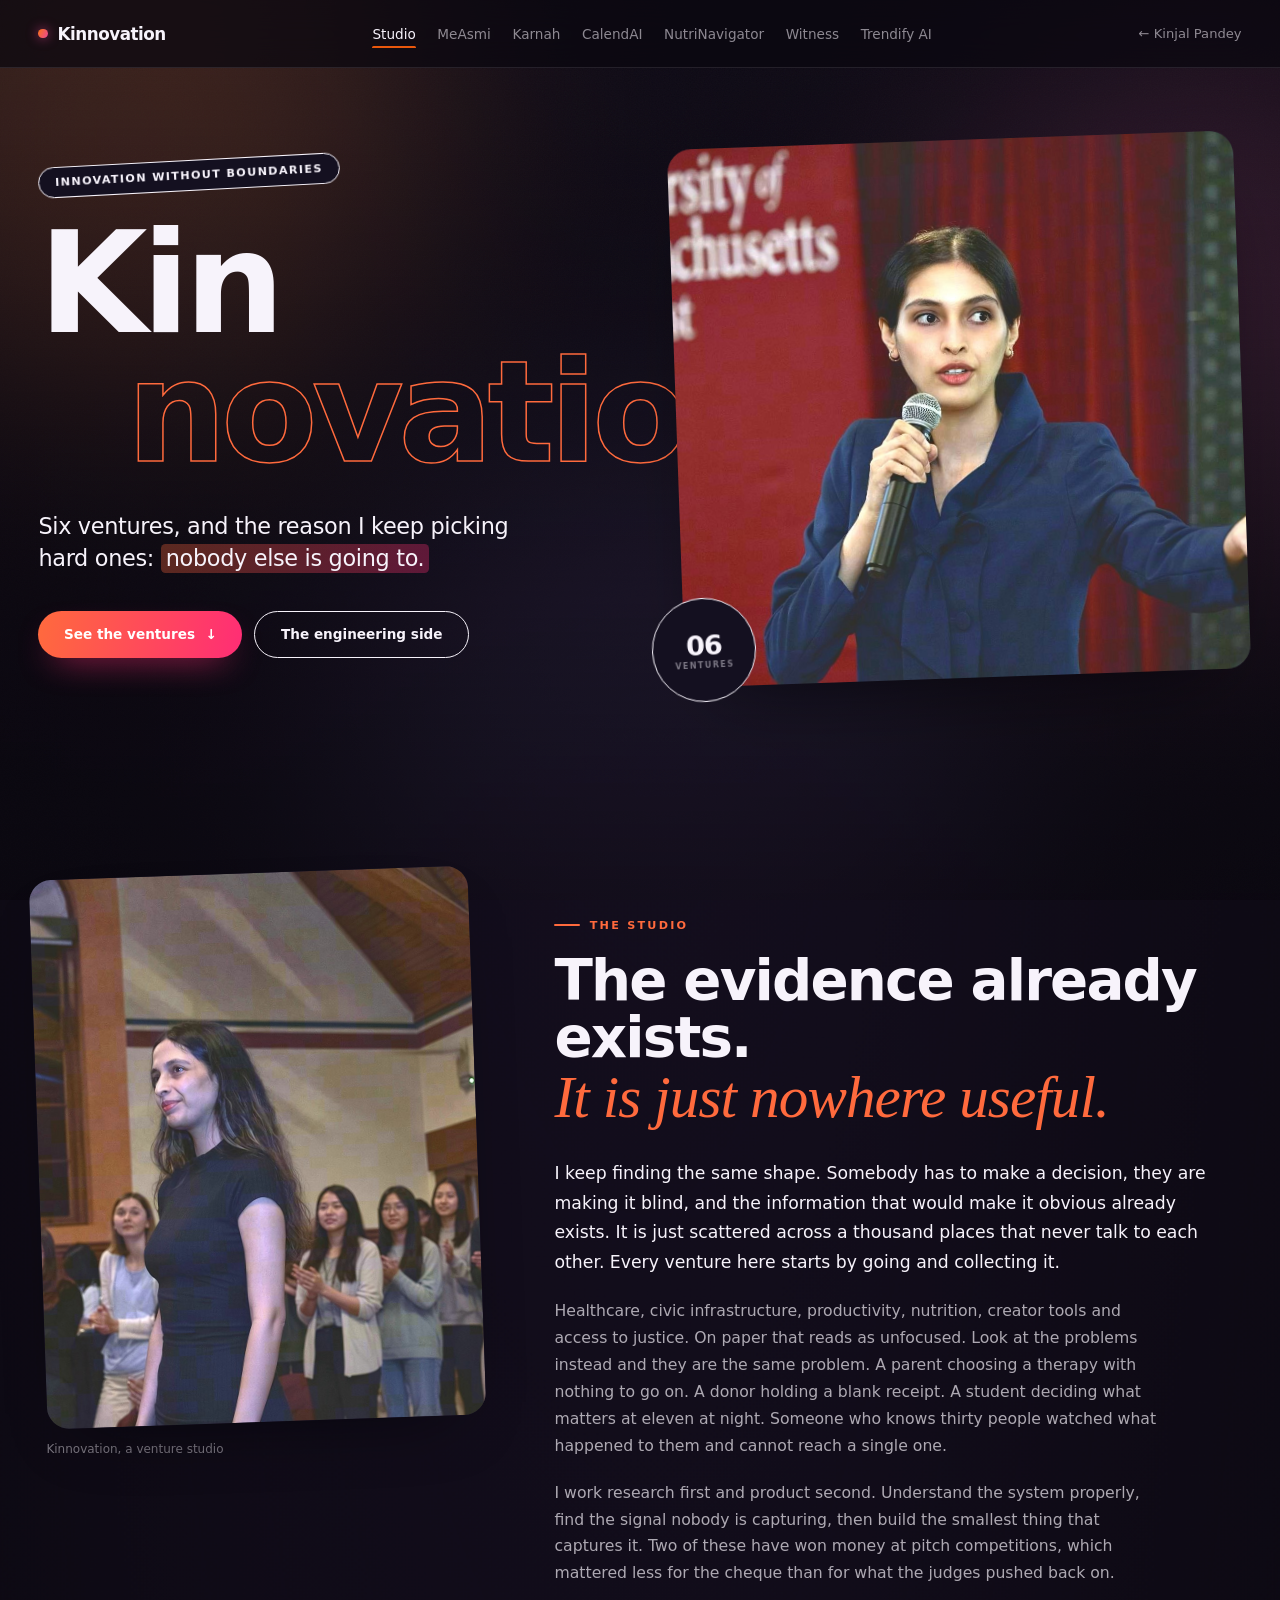
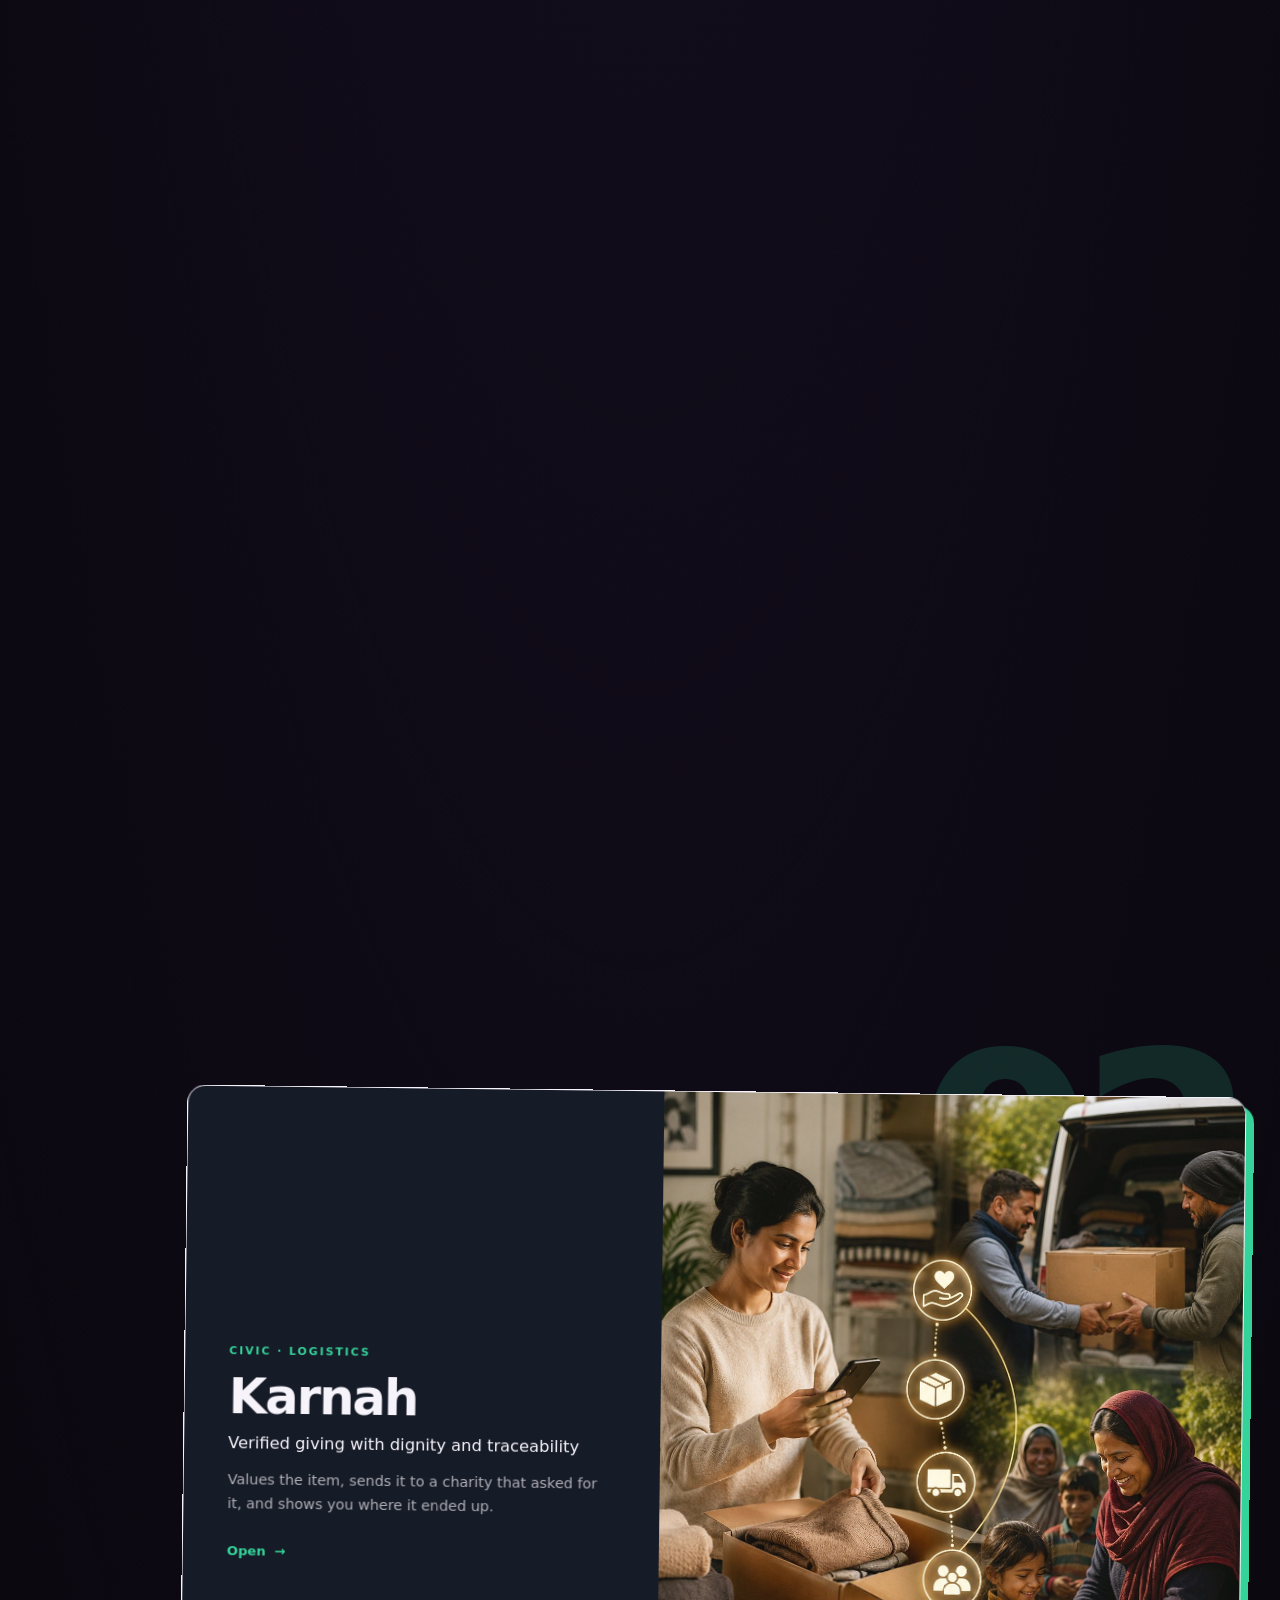
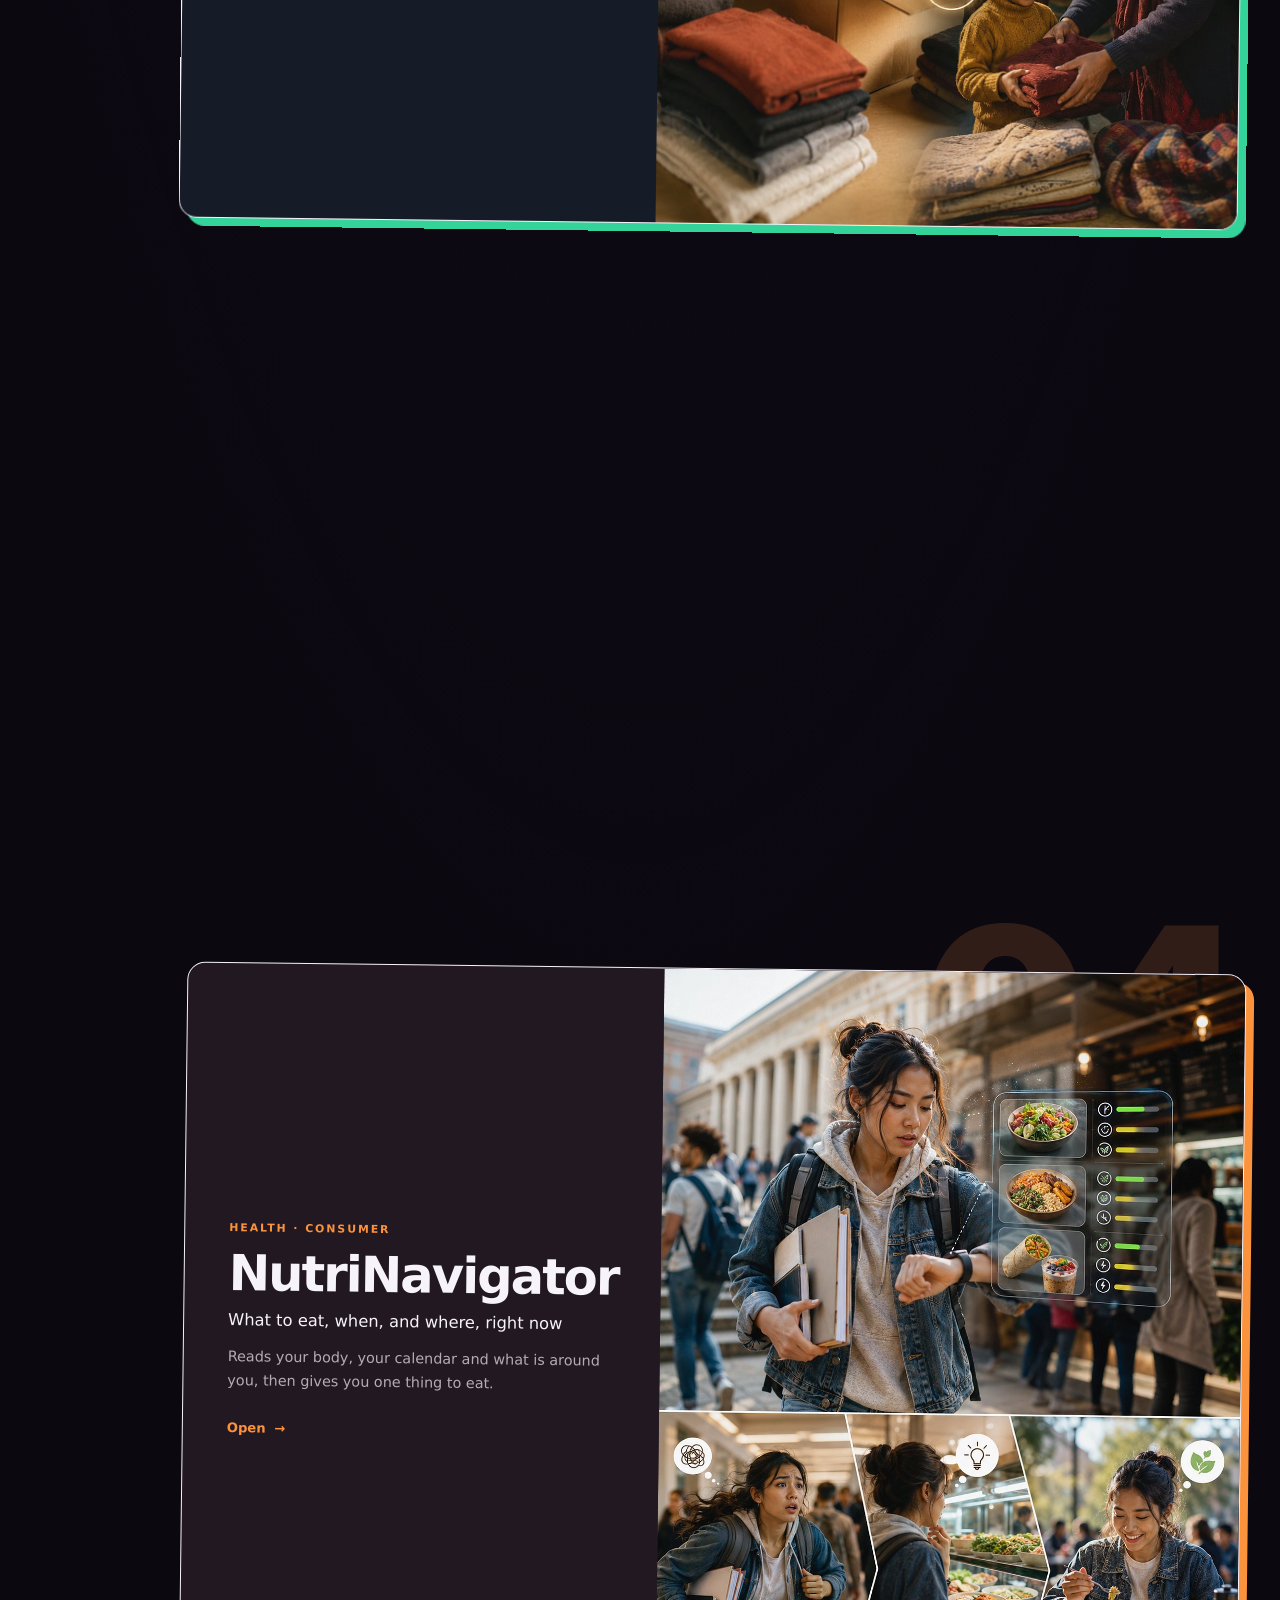
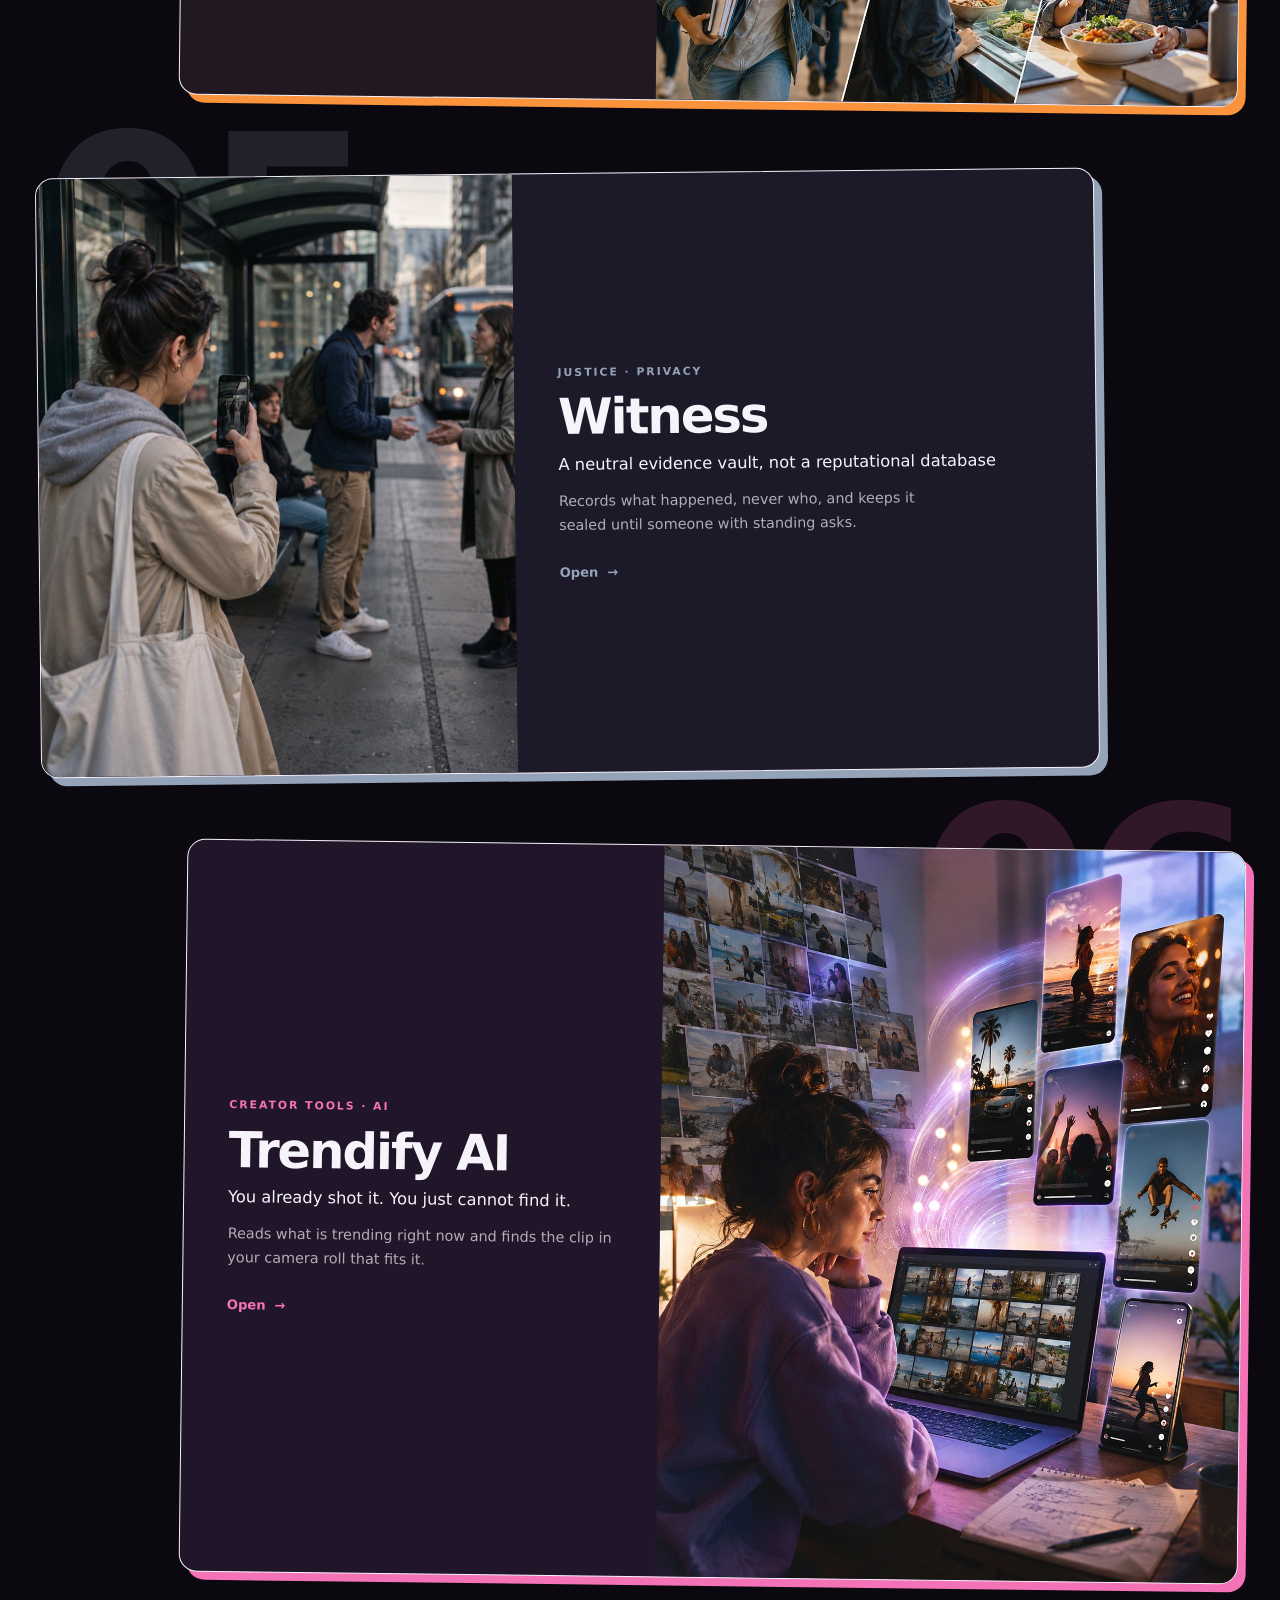
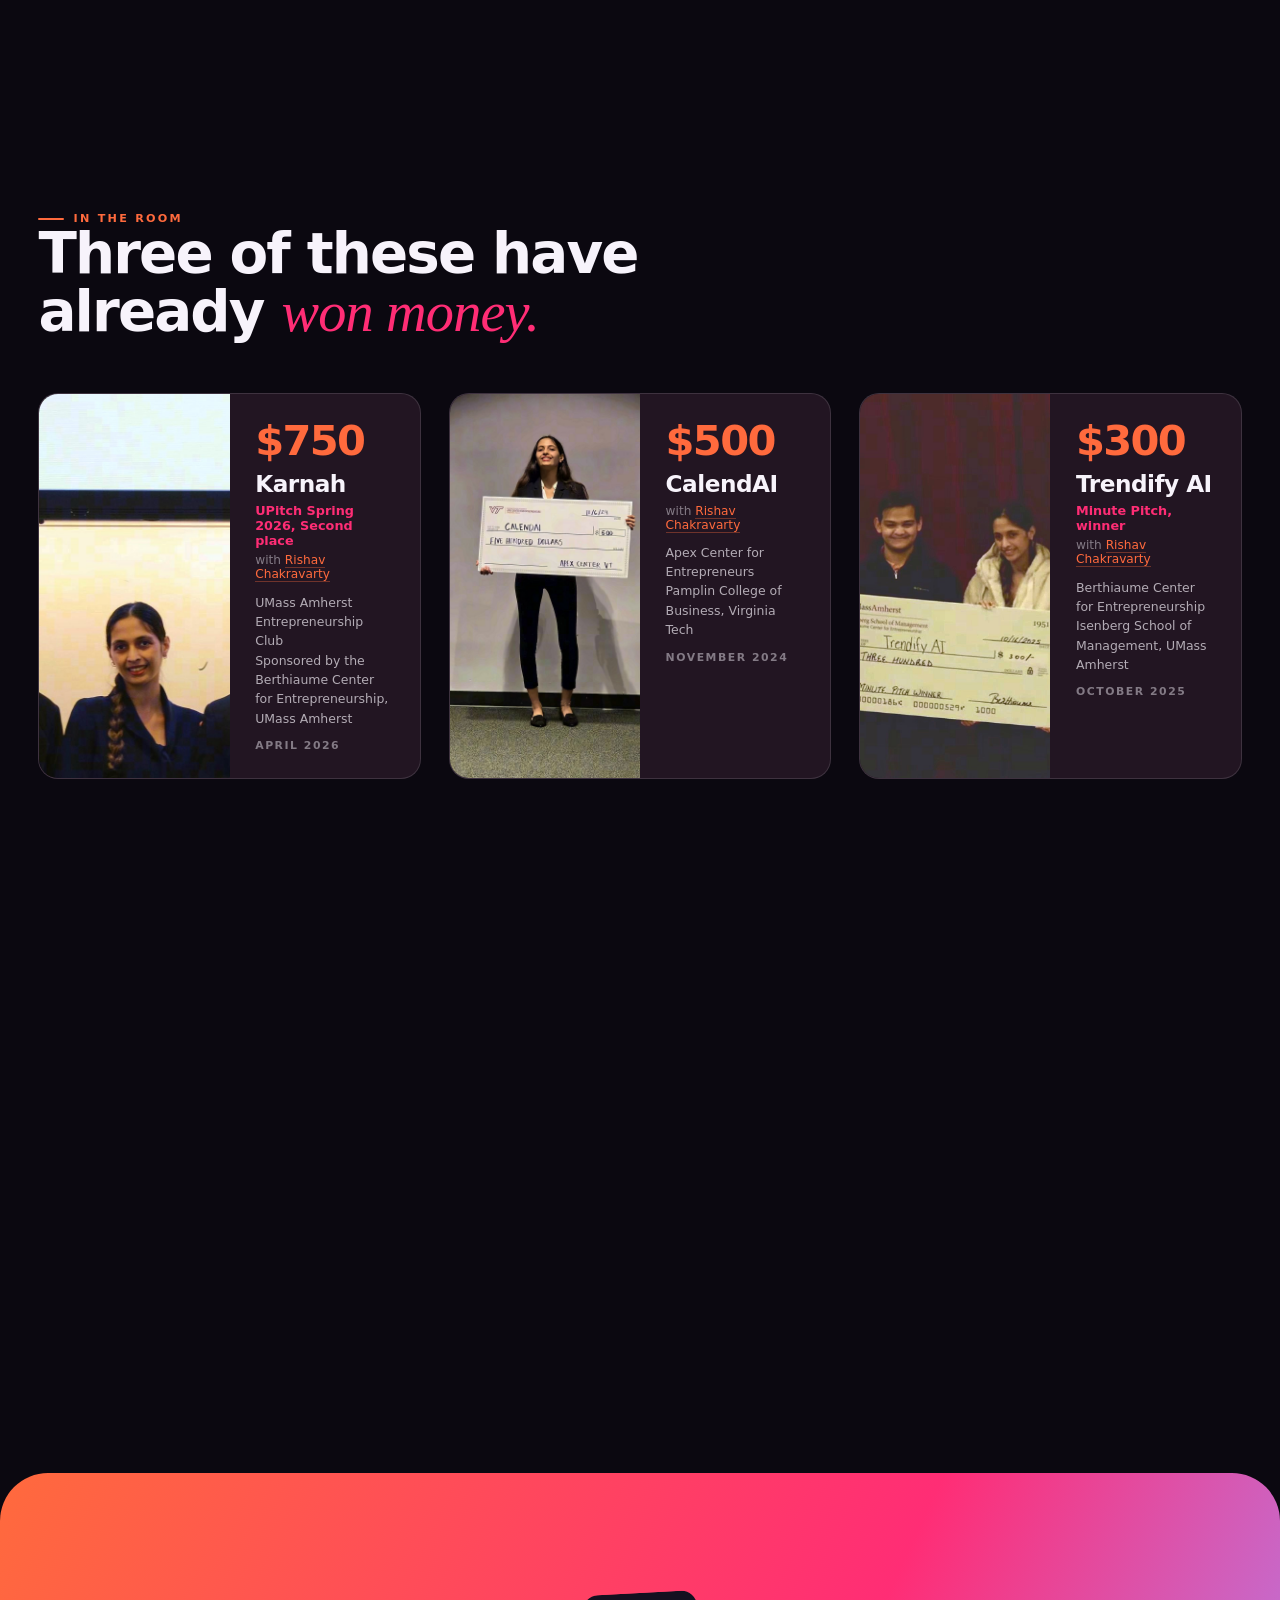
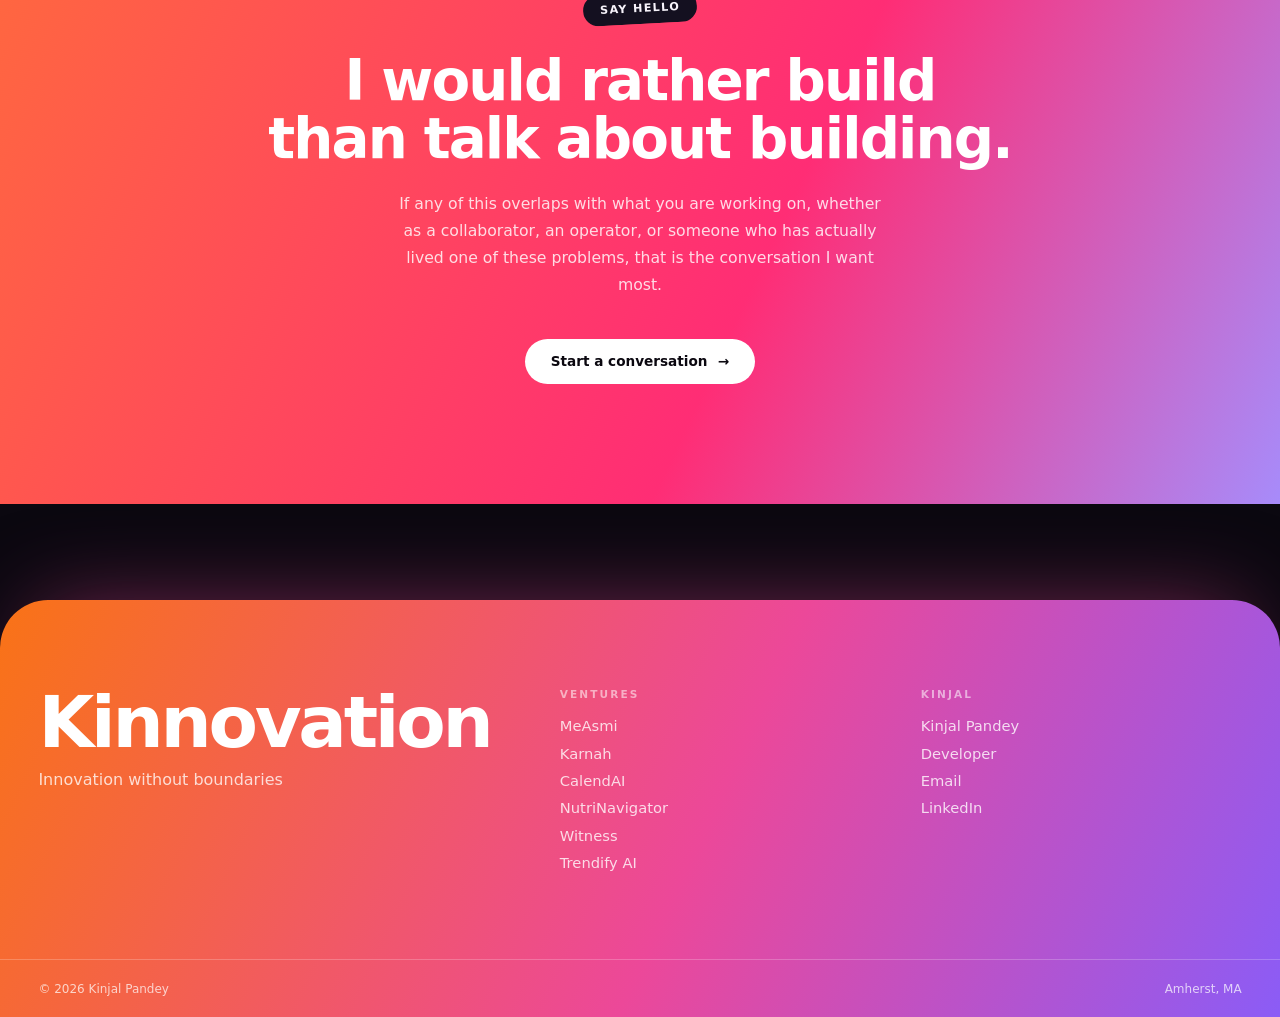
<file: index.html>
<!DOCTYPE html><html lang="en"><head>
  <meta charset="utf-8">
  <title>Kinnovation: a venture studio by Kinjal Pandey</title>
  <base href="/">
  <meta name="viewport" content="width=device-width, initial-scale=1">

  <!-- Per-route title, description, canonical and social tags are written by
       src/app/core/seo.ts. These are the defaults, and what a crawler sees
       before any JavaScript runs. -->
  <meta name="description" content="Six ventures, three of them funded. Kinnovation builds where the evidence needed to fix a broken system already exists but sits in a thousand disconnected places.">
  <meta name="author" content="Kinjal Pandey">
  <meta name="theme-color" content="#0b0810">
  <link rel="canonical" href="https://kinnovationgroup.com/">

  <!-- Crawling. `max-image-preview:large` is what gets a photograph shown
       beside the result instead of a thumbnail. -->
  <meta name="robots" content="index, follow, max-image-preview:large, max-snippet:-1, max-video-preview:-1">

  <meta property="og:type" content="website">
  <meta property="og:site_name" content="Kinjal Pandey">
  <meta property="og:title" content="Kinnovation: a venture studio by Kinjal Pandey">
  <meta property="og:description" content="Six ventures, three of them funded. Kinnovation builds where the evidence needed to fix a broken system already exists but sits in a thousand disconnected places.">
  <meta property="og:url" content="https://kinnovationgroup.com/">
  <meta property="og:image" content="https://kinnovationgroup.com/img/pitches/pitch-umass-stage.jpg">
  <meta name="twitter:card" content="summary_large_image">

  <!-- ===================================================================
       Security

       GitHub Pages serves static files and cannot set response headers, so
       everything enforceable from the document itself is set here. The two
       that genuinely cannot be done this way: Strict-Transport-Security and
       X-Frame-Options: are covered by GitHub's "Enforce HTTPS" setting and
       by frame-ancestors below, which supersedes X-Frame-Options anyway.
       =================================================================== -->

  <!-- No plugins, no inline scripts, no framing, and connections limited to
       the three origins this site actually talks to. 'unsafe-inline' is
       present for styles only: Angular injects component styles inline. -->
  <meta http-equiv="Content-Security-Policy" content="
    default-src 'self';
    script-src 'self' 'sha256-VM2mZqyEQZoLzoTrp5EigFvzQ0+f1wSeBuoOn95WHCg=' 'sha256-8sGKvDKC8crv9OBcqEMvqrNDWlm1/80h7NJpJzqOnLI=';
    style-src 'self' 'unsafe-inline' https://fonts.googleapis.com;
    font-src 'self' https://fonts.gstatic.com;
    img-src 'self' data: blob:;
    connect-src 'self' https://api.github.com https://kinjal-assistant.kinjalpandey.workers.dev https://api.emailjs.com;
    frame-ancestors 'none';
    base-uri 'self';
    form-action 'none';
    object-src 'none';
    upgrade-insecure-requests
  ">

  <!-- Don't leak the full URL to third parties -->
  <meta name="referrer" content="strict-origin-when-cross-origin">

  <!-- Monogram, not Angular's default. SVG first for crisp rendering at any
       size, .ico as the fallback older browsers and Windows still ask for. -->
  <link rel="icon" href="favicon.svg" type="image/svg+xml">
  <link rel="icon" href="favicon.ico" sizes="48x48" type="image/x-icon">
  <link rel="apple-touch-icon" href="apple-touch-icon.png">
  <link rel="manifest" href="site.webmanifest">

  <link rel="preconnect" href="https://fonts.googleapis.com">
  <link rel="preconnect" href="https://fonts.gstatic.com" crossorigin="">
  <link href="https://fonts.googleapis.com/css2?family=Instrument+Serif:ital@0;1&amp;family=Inter:wght@300;400;500&amp;family=JetBrains+Mono:wght@300;400;500;700&amp;family=Space+Grotesk:wght@300;400;500;600;700&amp;family=Bodoni+Moda:ital,opsz,wght@0,6..96,400..900;1,6..96,400..900&amp;display=swap" rel="stylesheet">

  <!-- ===================================================================
       Structured data

       This is what tells Google that the site, the LinkedIn profile, the
       GitHub account and the arXiv paper are all the same person: which is
       the thing that decides whether a name search returns one strong result
       or several weak ones. `sameAs` does most of that work.
       =================================================================== -->
  <script type="application/ld+json">
  {
    "@context": "https://schema.org",
    "@graph": [
      {
        "@type": "Organization",
        "@id": "https://kinnovationgroup.com/#kinnovation",
        "name": "Kinnovation",
        "url": "https://kinnovationgroup.com/",
        "description": "A venture studio building where the evidence needed to fix a broken system already exists but sits in a thousand disconnected places.",
        "founder": { "@id": "https://kinjalpandey.com/#kinjal" },
        "email": "mailto:kinjalpandey18@gmail.com",
        "address": {
          "@type": "PostalAddress",
          "addressLocality": "Amherst",
          "addressRegion": "MA",
          "addressCountry": "US"
        }
      },
      {
        "@type": "Person",
        "@id": "https://kinjalpandey.com/#kinjal",
        "name": "Kinjal Pandey",
        "url": "https://kinjalpandey.com/",
        "sameAs": [
          "https://kinjalpandey.com/",
          "https://www.linkedin.com/in/kinjalpandey",
          "https://github.com/kinjalumass"
        ]
      },
      {
        "@type": "WebSite",
        "@id": "https://kinnovationgroup.com/#website",
        "url": "https://kinnovationgroup.com/",
        "name": "Kinnovation",
        "inLanguage": "en",
        "publisher": { "@id": "https://kinnovationgroup.com/#kinnovation" }
      }
    ]
  }
  </script>
<link rel="stylesheet" href="styles-R4CXDT6U.css"><meta property="og:image:alt" content="Kinnovation: a venture studio by Kinjal Pandey"><meta name="twitter:title" content="Kinnovation: a venture studio by Kinjal Pandey"><meta name="twitter:description" content="Six ventures, three of them funded. Kinnovation builds where the evidence needed to fix a broken system already exists but sits in a thousand disconnected places."><meta name="twitter:image" content="https://kinnovationgroup.com/img/pitches/pitch-umass-stage.jpg"><style ng-app-id="ng">@charset "UTF-8";[_nghost-ng-c3050790100]{--paper: #0b0810;--ink: #f7f3fb;position:relative;display:block;min-height:100dvh;background:radial-gradient(120% 80% at 50% 0%,#150f20,transparent 60%),var(--paper);color:var(--ink);font-family:var(--grotesk);overflow-x:hidden}.sky[_ngcontent-ng-c3050790100]{position:fixed;inset:0;z-index:0;pointer-events:none;overflow:hidden}.sky__blob[_ngcontent-ng-c3050790100]{position:absolute;border-radius:50%;filter:blur(120px);mix-blend-mode:screen;opacity:.5;will-change:transform}.sky__blob--1[_ngcontent-ng-c3050790100]{top:-20%;left:-14%;width:48vw;height:48vw;background:#ff8a4c;animation:_ngcontent-ng-c3050790100_float-a 28s var(--ease-io) infinite alternate}.sky__blob--2[_ngcontent-ng-c3050790100]{top:8%;right:-16%;width:44vw;height:44vw;background:#f472b6;animation:_ngcontent-ng-c3050790100_float-b 34s var(--ease-io) infinite alternate}.sky__blob--3[_ngcontent-ng-c3050790100]{bottom:-24%;left:26%;width:52vw;height:52vw;background:#a78bfa;animation:_ngcontent-ng-c3050790100_float-c 40s var(--ease-io) infinite alternate}@keyframes _ngcontent-ng-c3050790100_float-a{0%{transform:translateZ(0) scale(1)}to{transform:translate3d(9vw,7vh,0) scale(1.18)}}@keyframes _ngcontent-ng-c3050790100_float-b{0%{transform:translateZ(0) scale(1.12)}to{transform:translate3d(-8vw,11vh,0) scale(.94)}}@keyframes _ngcontent-ng-c3050790100_float-c{0%{transform:translateZ(0) scale(.94)}to{transform:translate3d(-11vw,-9vh,0) scale(1.22)}}.sky__grain[_ngcontent-ng-c3050790100]{position:absolute;inset:0;opacity:.22;mix-blend-mode:overlay;background-image:url("data:image/svg+xml,%3Csvg xmlns='http://www.w3.org/2000/svg'%3E%3Cfilter id='n'%3E%3CfeTurbulence type='fractalNoise' baseFrequency='0.85' numOctaves='3' stitchTiles='stitch'/%3E%3C/filter%3E%3Crect width='100%25' height='100%25' filter='url(%23n)' opacity='0.35'/%3E%3C/svg%3E")}.sky[_ngcontent-ng-c3050790100]:after{content:"";position:absolute;inset:0;background:linear-gradient(180deg,#0b081094,#0b0810c2 45%,#0b0810e6)}@media(prefers-reduced-motion:reduce){.sky__blob[_ngcontent-ng-c3050790100]{animation:none}}.nav[_ngcontent-ng-c3050790100]{position:sticky;top:0;z-index:60;display:flex;align-items:center;gap:1.5rem;height:4.25rem;padding:0 var(--gutter);background:#0b0810b8;-webkit-backdrop-filter:blur(20px);backdrop-filter:blur(20px);border-bottom:1px solid rgba(247,243,251,.1)}.nav__mark[_ngcontent-ng-c3050790100]{display:inline-flex;align-items:center;gap:.6rem;flex:none;font-size:1.05rem;font-weight:700;letter-spacing:-.03em}.nav__dot[_ngcontent-ng-c3050790100]{width:.6rem;height:.6rem;border-radius:50%;background:linear-gradient(120deg,#f97316,#ec4899);box-shadow:0 0 12px #ec4899b3}.nav__links[_ngcontent-ng-c3050790100]{display:flex;align-items:center;gap:1.35rem;margin:0 auto;overflow-x:auto;scrollbar-width:none}.nav__links[_ngcontent-ng-c3050790100]::-webkit-scrollbar{display:none}.nav__links[_ngcontent-ng-c3050790100]   a[_ngcontent-ng-c3050790100]{position:relative;flex:none;padding:.4rem 0;font-size:.85rem;font-weight:500;color:#f7f3fb8c;transition:color .3s}.nav__links[_ngcontent-ng-c3050790100]   a[_ngcontent-ng-c3050790100]:after{content:"";position:absolute;left:0;bottom:-.05rem;width:100%;height:2.5px;border-radius:3px;background:rgb(var(--hue, 234, 88, 12));transform:scaleX(0);transform-origin:left;transition:transform .45s var(--ease-out)}.nav__links[_ngcontent-ng-c3050790100]   a[_ngcontent-ng-c3050790100]:hover, .nav__links[_ngcontent-ng-c3050790100]   a.is-on[_ngcontent-ng-c3050790100]{color:var(--ink)}.nav__links[_ngcontent-ng-c3050790100]   a.is-on[_ngcontent-ng-c3050790100]:after{transform:scaleX(1)}.nav__back[_ngcontent-ng-c3050790100]{flex:none;font-size:.82rem;font-weight:500;color:#f7f3fb8c;transition:color .3s}.nav__back[_ngcontent-ng-c3050790100]:hover{color:var(--ink)}.foot[_ngcontent-ng-c3050790100]{position:relative;z-index:2;margin-top:clamp(3rem,8vw,6rem);color:#fff;background:linear-gradient(115deg,#f97316,#ec4899 55%,#8b5cf6);border-top-left-radius:clamp(1.5rem,4vw,3rem);border-top-right-radius:clamp(1.5rem,4vw,3rem);box-shadow:0 -30px 90px -40px #ec489980;overflow:hidden}.foot__inner[_ngcontent-ng-c3050790100]{display:grid;grid-template-columns:minmax(0,1.5fr) minmax(0,1fr) minmax(0,1fr);gap:2.5rem;max-width:84rem;margin:0 auto;padding:clamp(3rem,7vw,5.5rem) var(--gutter)}.foot__name[_ngcontent-ng-c3050790100]{font-size:clamp(2.25rem,6vw,4.5rem);font-weight:700;line-height:.95;letter-spacing:-.045em}.foot__promise[_ngcontent-ng-c3050790100]{margin-top:.9rem;max-width:26ch;font-size:1rem;font-weight:400;color:#ffffffc7}.foot__nav[_ngcontent-ng-c3050790100]{display:flex;flex-direction:column;gap:.65rem}.foot__nav[_ngcontent-ng-c3050790100]   a[_ngcontent-ng-c3050790100]{font-size:.92rem;font-weight:500;color:#fffc;transition:color .3s,transform .35s var(--ease-out)}.foot__nav[_ngcontent-ng-c3050790100]   a[_ngcontent-ng-c3050790100]:hover{color:#fff;transform:translate(.35rem)}.foot__label[_ngcontent-ng-c3050790100]{margin-bottom:.45rem;font-size:.66rem;font-weight:700;letter-spacing:.2em;text-transform:uppercase;color:#ffffff8c}.foot__base[_ngcontent-ng-c3050790100]{display:flex;align-items:center;justify-content:space-between;gap:1rem;max-width:84rem;margin:0 auto;padding:1.35rem var(--gutter);border-top:1px solid rgba(255,255,255,.22);font-size:.75rem;font-weight:500;color:#ffffffb8}@media(max-width:860px){.nav__links[_ngcontent-ng-c3050790100]{margin:0 0 0 auto;gap:1rem}.nav__back[_ngcontent-ng-c3050790100]{display:none}.foot__inner[_ngcontent-ng-c3050790100]{grid-template-columns:minmax(0,1fr);gap:2rem}}</style><style ng-app-id="ng">@charset "UTF-8";.hero[_ngcontent-ng-c607794947]{padding:clamp(3rem,8vh,6rem) 0 clamp(3rem,7vw,5rem);overflow:hidden}.hero__grid[_ngcontent-ng-c607794947]{display:grid;grid-template-columns:minmax(0,1.02fr) minmax(0,.98fr);gap:clamp(1.5rem,4vw,3rem);align-items:center}.hero__sticker[_ngcontent-ng-c607794947]{animation:_ngcontent-ng-c607794947_pop .8s var(--ease-out) both}.hero__title[_ngcontent-ng-c607794947]{margin-top:1.75rem;font-size:clamp(3.2rem,11vw,9rem)}.hero__line-a[_ngcontent-ng-c607794947], .hero__line-b[_ngcontent-ng-c607794947]{display:block;animation:_ngcontent-ng-c607794947_lift 1s var(--ease-out) both}.hero__line-a[_ngcontent-ng-c607794947]{animation-delay:.08s}.hero__line-b[_ngcontent-ng-c607794947]{margin-left:clamp(1.5rem,7vw,5.5rem);animation-delay:.18s;--v1: var(--ember)}.hero__lede[_ngcontent-ng-c607794947]{max-width:34ch;margin-top:2rem;font-size:clamp(1.05rem,1.9vw,1.4rem);font-weight:500;line-height:1.45;letter-spacing:-.015em;animation:_ngcontent-ng-c607794947_lift 1s var(--ease-out) .28s both}.hero__actions[_ngcontent-ng-c607794947]{display:flex;flex-wrap:wrap;gap:.75rem;margin-top:2.25rem;animation:_ngcontent-ng-c607794947_lift 1s var(--ease-out) .36s both}@keyframes _ngcontent-ng-c607794947_lift{0%{opacity:0;transform:translateY(2rem)}to{opacity:1;transform:none}}@keyframes _ngcontent-ng-c607794947_pop{0%{opacity:0;transform:rotate(-14deg) scale(.85)}to{opacity:1;transform:rotate(-3deg) scale(1)}}.hero__stack[_ngcontent-ng-c607794947]{position:relative;min-height:clamp(20rem,42vw,34rem)}.hero__img[_ngcontent-ng-c607794947]{position:absolute;inset:0;border-radius:24px;transform:rotate(-2deg);box-shadow:0 34px 80px -44px #020006cc;animation:_ngcontent-ng-c607794947_settle 1.4s var(--ease-out) .35s both}@keyframes _ngcontent-ng-c607794947_settle{0%{opacity:0;transform:rotate(-9deg) translateY(2.5rem)}to{opacity:1;transform:rotate(-2deg) translateY(0)}}.hero__badge[_ngcontent-ng-c607794947]{position:absolute;bottom:-1.5rem;left:-1.5rem;z-index:3;display:flex;flex-direction:column;align-items:center;justify-content:center;width:6.5rem;height:6.5rem;border-radius:50%;border:1.5px solid var(--ink);background:var(--paper-2);font-size:1.7rem;font-weight:700;letter-spacing:-.04em;transform:rotate(-8deg);animation:_ngcontent-ng-c607794947_pop .9s var(--ease-out) .75s both}.hero__badge[_ngcontent-ng-c607794947]   small[_ngcontent-ng-c607794947]{font-size:.5rem;font-weight:600;letter-spacing:.18em;text-transform:uppercase;color:var(--ink-3)}.thesis__grid[_ngcontent-ng-c607794947]{display:grid;grid-template-columns:minmax(0,.78fr) minmax(0,1.22fr);gap:clamp(2rem,6vw,5rem);align-items:start}.thesis__figure[_ngcontent-ng-c607794947]{margin:0}.thesis__shot[_ngcontent-ng-c607794947]{aspect-ratio:4/5;border-radius:22px;box-shadow:0 28px 70px -42px #020006cc}.thesis__cap[_ngcontent-ng-c607794947]{margin-top:1.25rem;padding-left:.5rem;font-size:.75rem;font-weight:500;color:var(--ink-3)}.thesis__copy[_ngcontent-ng-c607794947]{padding-top:clamp(0rem,3vw,2.5rem)}.thesis__title[_ngcontent-ng-c607794947]{margin:1.25rem 0 2rem}.thesis__ital[_ngcontent-ng-c607794947]{color:rgb(var(--ember));font-size:1.05em}.thesis__lede[_ngcontent-ng-c607794947]{font-size:1.08rem;color:var(--ink)}.thesis__para[_ngcontent-ng-c607794947]{margin-top:1.25rem}.ventures[_ngcontent-ng-c607794947]{padding:clamp(3rem,7vw,5rem) 0 clamp(4rem,9vw,7rem)}.ventures__head[_ngcontent-ng-c607794947]{max-width:44rem;margin-bottom:clamp(2.5rem,6vw,4rem)}.ventures__title[_ngcontent-ng-c607794947]{margin:1.25rem 0}.deck[_ngcontent-ng-c607794947]{display:flex;flex-direction:column;gap:clamp(2.5rem,6vw,4.5rem);margin:0;padding:0;list-style:none}.slot[_ngcontent-ng-c607794947]{position:relative;max-width:84rem;margin:0 auto;padding:0 var(--gutter);width:100%}.slot__ghost[_ngcontent-ng-c607794947]{top:-2.5rem;left:var(--gutter);z-index:0}.slot--alt[_ngcontent-ng-c607794947]   .slot__ghost[_ngcontent-ng-c607794947]{left:auto;right:var(--gutter)}.slot__card[_ngcontent-ng-c607794947]{position:relative;z-index:1;display:grid;grid-template-columns:minmax(0,.9fr) minmax(0,1.1fr);gap:0;width:88%;overflow:hidden;transform:rotate(-.6deg)}.slot--alt[_ngcontent-ng-c607794947]   .slot__card[_ngcontent-ng-c607794947]{margin-left:12%;transform:rotate(.7deg)}.slot--alt[_ngcontent-ng-c607794947]   .slot__card[_ngcontent-ng-c607794947]   .slot__media[_ngcontent-ng-c607794947]{order:2}.slot__card[_ngcontent-ng-c607794947]:hover{transform:rotate(0) translate(-3px,-3px)}.slot__media[_ngcontent-ng-c607794947]{overflow:hidden;min-height:15rem}.slot__media[_ngcontent-ng-c607794947]   img[_ngcontent-ng-c607794947]{width:100%;height:100%;object-fit:cover;transition:transform 1.1s var(--ease-out)}.slot__card[_ngcontent-ng-c607794947]:hover   .slot__media[_ngcontent-ng-c607794947]   img[_ngcontent-ng-c607794947]{transform:scale(1.06)}.slot__body[_ngcontent-ng-c607794947]{padding:clamp(1.75rem,3.5vw,2.75rem);display:flex;flex-direction:column;justify-content:center}.slot__sector[_ngcontent-ng-c607794947]{font-size:.68rem;font-weight:700;letter-spacing:.18em;text-transform:uppercase;color:rgb(var(--v1))}.slot__name[_ngcontent-ng-c607794947]{margin-top:.9rem;font-size:clamp(1.9rem,4.5vw,3.1rem);font-weight:700;line-height:1;letter-spacing:-.04em}.slot__tagline[_ngcontent-ng-c607794947]{margin-top:.7rem;font-size:1.02rem;font-weight:500;line-height:1.35;color:var(--ink)}.slot__card-text[_ngcontent-ng-c607794947]{margin-top:.85rem;max-width:44ch;font-size:.9rem;line-height:1.65;color:var(--ink-2)}.slot__go[_ngcontent-ng-c607794947]{display:inline-flex;align-items:center;gap:.55rem;margin-top:1.75rem;font-size:.82rem;font-weight:700;color:rgb(var(--v1))}.slot__arrow[_ngcontent-ng-c607794947]{transition:transform .45s var(--ease-out)}.slot__card[_ngcontent-ng-c607794947]:hover   .slot__arrow[_ngcontent-ng-c607794947]{transform:translate(.45rem)}.close[_ngcontent-ng-c607794947]{padding:clamp(4rem,10vw,7.5rem) 0;border-top-left-radius:clamp(1.5rem,4vw,3rem);border-top-right-radius:clamp(1.5rem,4vw,3rem)}.close__inner[_ngcontent-ng-c607794947]{text-align:center}.close__sticker[_ngcontent-ng-c607794947]{color:var(--ink);border-color:transparent}.close__title[_ngcontent-ng-c607794947]{margin-top:1.75rem}.close__body[_ngcontent-ng-c607794947]{max-width:50ch;margin:1.5rem auto 0}.close__actions[_ngcontent-ng-c607794947]{display:flex;justify-content:center;margin-top:2.5rem}@media(max-width:1000px){.hero__grid[_ngcontent-ng-c607794947], .thesis__grid[_ngcontent-ng-c607794947]{grid-template-columns:minmax(0,1fr)}.hero__stack[_ngcontent-ng-c607794947]{min-height:22rem;margin-top:3rem}.hero__badge[_ngcontent-ng-c607794947]{left:auto;right:.5rem;bottom:-1.25rem;width:5.25rem;height:5.25rem;font-size:1.35rem}.slot__card[_ngcontent-ng-c607794947], .slot--alt[_ngcontent-ng-c607794947]   .slot__card[_ngcontent-ng-c607794947]{width:100%;margin-left:0;grid-template-columns:minmax(0,1fr);transform:none}.slot--alt[_ngcontent-ng-c607794947]   .slot__card[_ngcontent-ng-c607794947]   .slot__media[_ngcontent-ng-c607794947]{order:0}.slot__card[_ngcontent-ng-c607794947]:hover{transform:translate(-3px,-3px)}.slot__media[_ngcontent-ng-c607794947]{min-height:11rem;max-height:14rem}}@media(max-width:700px){.hero__line-b[_ngcontent-ng-c607794947]{margin-left:0}.hero__img[_ngcontent-ng-c607794947]{transform:none}}.proof__head[_ngcontent-ng-c607794947]{margin-bottom:clamp(2rem,5vw,3.25rem)}.proof__title[_ngcontent-ng-c607794947]{max-width:18ch}.proof__ital[_ngcontent-ng-c607794947]{color:rgb(var(--v2, var(--magenta)))}.proof__awards[_ngcontent-ng-c607794947]{display:grid;grid-template-columns:repeat(auto-fit,minmax(20rem,1fr));gap:clamp(1rem,2.5vw,1.75rem)}.award[_ngcontent-ng-c607794947]{display:grid;grid-template-columns:minmax(0,1fr) minmax(0,1fr);overflow:hidden;border:1px solid var(--line);border-radius:20px;background:color-mix(in srgb,rgb(var(--v1, var(--ember))) 6%,var(--paper-2));transition:transform .5s var(--ease-out),border-color .5s}.award[_ngcontent-ng-c607794947]:hover{transform:translateY(-4px);border-color:rgba(var(--v1, var(--ember)),.5)}.award__shot[_ngcontent-ng-c607794947]{overflow:hidden}.award__shot[_ngcontent-ng-c607794947]   img[_ngcontent-ng-c607794947]{display:block;width:100%;height:100%;min-height:12rem;object-fit:cover;transition:transform 1.1s var(--ease-out)}.award[_ngcontent-ng-c607794947]:hover   .award__shot[_ngcontent-ng-c607794947]   img[_ngcontent-ng-c607794947]{transform:scale(1.04)}.award__body[_ngcontent-ng-c607794947]{padding:clamp(1.1rem,2.5vw,1.6rem)}.award__amount[_ngcontent-ng-c607794947]{display:block;font-size:clamp(1.8rem,4vw,2.6rem);font-weight:700;line-height:1;letter-spacing:-.04em;color:rgb(var(--v1, var(--ember)))}.award__venture[_ngcontent-ng-c607794947]{margin-top:.55rem}.award__comp[_ngcontent-ng-c607794947]{margin-top:.3rem;font-size:.8rem;font-weight:600;color:rgb(var(--v2, var(--magenta)))}.award__where[_ngcontent-ng-c607794947]{margin-top:.7rem;font-size:.78rem;line-height:1.55;color:var(--ink-2)}.award__date[_ngcontent-ng-c607794947]{display:block;margin-top:.7rem;font-size:.68rem;font-weight:600;letter-spacing:.14em;text-transform:uppercase;color:var(--ink-3)}.frame[_ngcontent-ng-c607794947]{margin:0}.frame--wide[_ngcontent-ng-c607794947]{margin-top:clamp(1.5rem,4vw,2.5rem)}.frame__shot[_ngcontent-ng-c607794947]{aspect-ratio:21/9}.frame__shot[_ngcontent-ng-c607794947]   img[_ngcontent-ng-c607794947]{height:100%}@media(max-width:700px){.frame__shot[_ngcontent-ng-c607794947]{aspect-ratio:4/3}}.frame__cap[_ngcontent-ng-c607794947]{margin-top:.6rem;font-size:.72rem;font-weight:500;letter-spacing:.02em;color:var(--ink-3)}@media(max-width:620px){.award[_ngcontent-ng-c607794947]{grid-template-columns:minmax(0,1fr)}.award__shot[_ngcontent-ng-c607794947]   img[_ngcontent-ng-c607794947]{min-height:14rem}}.award__with[_ngcontent-ng-c607794947]{margin-top:.35rem;font-size:.76rem;color:var(--ink-3)}.award__with[_ngcontent-ng-c607794947]   a[_ngcontent-ng-c607794947]{color:rgb(var(--v1, var(--ember)));border-bottom:1px solid rgba(var(--v1, var(--ember)),.35);transition:border-color .3s}.award__with[_ngcontent-ng-c607794947]   a[_ngcontent-ng-c607794947]:hover{border-bottom-color:rgb(var(--v1, var(--ember)))}</style></head>
<body><!--nghm--><script type="text/javascript" id="ng-event-dispatch-contract">(()=>{function p(t,n,r,o,e,i,f,m){return{eventType:t,event:n,targetElement:r,eic:o,timeStamp:e,eia:i,eirp:f,eiack:m}}function u(t){let n=[],r=e=>{n.push(e)};return{c:t,q:n,et:[],etc:[],d:r,h:e=>{r(p(e.type,e,e.target,t,Date.now()))}}}function s(t,n,r){for(let o=0;o<n.length;o++){let e=n[o];(r?t.etc:t.et).push(e),t.c.addEventListener(e,t.h,r)}}function c(t,n,r,o,e=window){let i=u(t);e._ejsas||(e._ejsas={}),e._ejsas[n]=i,s(i,r),s(i,o,!0)}window.__jsaction_bootstrap=c;})();
</script><script>window.__jsaction_bootstrap(document.body,"ng",["click"],[]);</script>
  <app-root ng-version="22.1.2" ngh="2" ng-server-context="ssg"><router-outlet></router-outlet><app-ent-shell _nghost-ng-c3050790100="" ngh="1"><div _ngcontent-ng-c3050790100="" aria-hidden="true" class="sky"><span _ngcontent-ng-c3050790100="" class="sky__blob sky__blob--1"></span><span _ngcontent-ng-c3050790100="" class="sky__blob sky__blob--2"></span><span _ngcontent-ng-c3050790100="" class="sky__blob sky__blob--3"></span><span _ngcontent-ng-c3050790100="" class="sky__grain"></span></div><header _ngcontent-ng-c3050790100="" class="nav"><a _ngcontent-ng-c3050790100="" class="nav__mark" href="/" jsaction="click:;"><span _ngcontent-ng-c3050790100="" aria-hidden="true" class="nav__dot"></span> Kinnovation </a><nav _ngcontent-ng-c3050790100="" aria-label="Ventures" class="nav__links"><a _ngcontent-ng-c3050790100="" routerlinkactive="is-on" href="/" class="is-on" jsaction="click:;"> Studio </a><a _ngcontent-ng-c3050790100="" routerlinkactive="is-on" style="--hue: 56, 189, 248;" href="/measmi" class="" jsaction="click:;"> MeAsmi </a><a _ngcontent-ng-c3050790100="" routerlinkactive="is-on" style="--hue: 52, 211, 153;" href="/karnah" class="" jsaction="click:;"> Karnah </a><a _ngcontent-ng-c3050790100="" routerlinkactive="is-on" style="--hue: 167, 139, 250;" href="/calendai" class="" jsaction="click:;"> CalendAI </a><a _ngcontent-ng-c3050790100="" routerlinkactive="is-on" style="--hue: 251, 146, 60;" href="/nutri-navigator" class="" jsaction="click:;"> NutriNavigator </a><a _ngcontent-ng-c3050790100="" routerlinkactive="is-on" style="--hue: 148, 163, 184;" href="/witness-platform" class="" jsaction="click:;"> Witness </a><a _ngcontent-ng-c3050790100="" routerlinkactive="is-on" style="--hue: 244, 114, 182;" href="/trendify" class="" jsaction="click:;"> Trendify AI </a><!----></nav><a _ngcontent-ng-c3050790100="" class="nav__back" href="https://kinjalpandey.com/"><span _ngcontent-ng-c3050790100="" aria-hidden="true">←</span> Kinjal Pandey </a><!----><!----></header><router-outlet _ngcontent-ng-c3050790100=""></router-outlet><app-studio _nghost-ng-c607794947="" ngh="0"><div _ngcontent-ng-c607794947="" class="ent-page"><section _ngcontent-ng-c607794947="" class="hero"><div _ngcontent-ng-c607794947="" class="ent-wrap ent-wrap--wide hero__grid"><div _ngcontent-ng-c607794947="" class="hero__type"><span _ngcontent-ng-c607794947="" class="ent-sticker hero__sticker">Innovation without boundaries</span><h1 _ngcontent-ng-c607794947="" class="ent-h1 hero__title"><span _ngcontent-ng-c607794947="" class="hero__line-a">Kin</span><span _ngcontent-ng-c607794947="" class="hero__line-b ent-stroke">novation</span></h1><p _ngcontent-ng-c607794947="" class="hero__lede"> Six ventures, and the reason I keep picking hard ones: <span _ngcontent-ng-c607794947="" class="ent-mark">nobody else is going to.</span></p><div _ngcontent-ng-c607794947="" class="hero__actions"><a _ngcontent-ng-c607794947="" href="#ventures" class="ent-btn ent-btn--solid"> See the ventures <span _ngcontent-ng-c607794947="" aria-hidden="true">↓</span></a><a _ngcontent-ng-c607794947="" class="ent-btn ent-btn--ghost" href="https://kinjalpandey.com/developer">The engineering side</a><!----><!----></div></div><div _ngcontent-ng-c607794947="" class="hero__stack"><div _ngcontent-ng-c607794947="" class="ent-shot hero__img"><img _ngcontent-ng-c607794947="" alt="" src="img/pitches/pitch-umass-stage.jpg"></div><span _ngcontent-ng-c607794947="" class="hero__badge">06<small _ngcontent-ng-c607794947="">ventures</small></span></div></div></section><section _ngcontent-ng-c607794947="" class="ent-section thesis"><div _ngcontent-ng-c607794947="" class="ent-wrap thesis__grid"><figure _ngcontent-ng-c607794947="" appreveal="" class="thesis__figure reveal"><div _ngcontent-ng-c607794947="" class="ent-shot ent-shot--tilt thesis__shot"><img _ngcontent-ng-c607794947="" alt="" loading="lazy" src="img/pitches/pitch-recognition.jpg"></div><figcaption _ngcontent-ng-c607794947="" class="thesis__cap">Kinnovation, a venture studio</figcaption></figure><div _ngcontent-ng-c607794947="" appreveal="" class="thesis__copy reveal"><span _ngcontent-ng-c607794947="" class="ent-eyebrow">The studio</span><h2 _ngcontent-ng-c607794947="" class="ent-h2 thesis__title"> The evidence already exists.<br _ngcontent-ng-c607794947=""><span _ngcontent-ng-c607794947="" class="ent-serif thesis__ital">It is just nowhere useful.</span></h2><p _ngcontent-ng-c607794947="" class="ent-body thesis__lede">I keep finding the same shape. Somebody has to make a decision, they are making it blind, and the information that would make it obvious already exists. It is just scattered across a thousand places that never talk to each other. Every venture here starts by going and collecting it.</p><p _ngcontent-ng-c607794947="" class="ent-body thesis__para">Healthcare, civic infrastructure, productivity, nutrition, creator tools and access to justice. On paper that reads as unfocused. Look at the problems instead and they are the same problem. A parent choosing a therapy with nothing to go on. A donor holding a blank receipt. A student deciding what matters at eleven at night. Someone who knows thirty people watched what happened to them and cannot reach a single one.</p><p _ngcontent-ng-c607794947="" class="ent-body thesis__para">I work research first and product second. Understand the system properly, find the signal nobody is capturing, then build the smallest thing that captures it. Two of these have won money at pitch competitions, which mattered less for the cheque than for what the judges pushed back on.</p><!----></div></div></section><section _ngcontent-ng-c607794947="" id="ventures" class="ventures"><div _ngcontent-ng-c607794947="" class="ent-wrap"><header _ngcontent-ng-c607794947="" appreveal="" class="ventures__head reveal"><span _ngcontent-ng-c607794947="" class="ent-eyebrow">Portfolio</span><h2 _ngcontent-ng-c607794947="" class="ent-h2 ventures__title">Six ventures</h2><p _ngcontent-ng-c607794947="" class="ent-body ventures__body"> Each one begins with the same question: where is the decision being made blind, and what signal would make it clear? </p></header></div><ol _ngcontent-ng-c607794947="" class="deck"><li _ngcontent-ng-c607794947="" appreveal="" class="slot reveal" style="--v1: 56, 189, 248; --v2: 129, 140, 248; --v3: 167, 139, 250;"><span _ngcontent-ng-c607794947="" aria-hidden="true" class="ent-ghost slot__ghost">01</span><a _ngcontent-ng-c607794947="" class="slot__card ent-offset" href="/entrepreneur/measmi" jsaction="click:;"><div _ngcontent-ng-c607794947="" class="slot__media"><img _ngcontent-ng-c607794947="" alt="" loading="lazy" src="img/ventures/measmi.jpg"></div><div _ngcontent-ng-c607794947="" class="slot__body"><span _ngcontent-ng-c607794947="" class="slot__sector">Health · Community</span><h3 _ngcontent-ng-c607794947="" class="slot__name">MeAsmi</h3><p _ngcontent-ng-c607794947="" class="slot__tagline">Match on symptoms, not on labels</p><p _ngcontent-ng-c607794947="" class="slot__card-text">A private place to find out what actually worked for children whose symptoms look like yours.</p><span _ngcontent-ng-c607794947="" class="slot__go"> Open <span _ngcontent-ng-c607794947="" aria-hidden="true" class="slot__arrow">→</span></span></div></a></li><li _ngcontent-ng-c607794947="" appreveal="" class="slot reveal slot--alt" style="--v1: 52, 211, 153; --v2: 45, 212, 191; --v3: 163, 230, 53;"><span _ngcontent-ng-c607794947="" aria-hidden="true" class="ent-ghost slot__ghost">02</span><a _ngcontent-ng-c607794947="" class="slot__card ent-offset" href="/entrepreneur/karnah" jsaction="click:;"><div _ngcontent-ng-c607794947="" class="slot__media"><img _ngcontent-ng-c607794947="" alt="" loading="lazy" src="img/ventures/karnah.jpg"></div><div _ngcontent-ng-c607794947="" class="slot__body"><span _ngcontent-ng-c607794947="" class="slot__sector">Civic · Logistics</span><h3 _ngcontent-ng-c607794947="" class="slot__name">Karnah</h3><p _ngcontent-ng-c607794947="" class="slot__tagline">Verified giving with dignity and traceability</p><p _ngcontent-ng-c607794947="" class="slot__card-text">Values the item, sends it to a charity that asked for it, and shows you where it ended up.</p><span _ngcontent-ng-c607794947="" class="slot__go"> Open <span _ngcontent-ng-c607794947="" aria-hidden="true" class="slot__arrow">→</span></span></div></a></li><li _ngcontent-ng-c607794947="" appreveal="" class="slot reveal" style="--v1: 167, 139, 250; --v2: 129, 140, 248; --v3: 96, 165, 250;"><span _ngcontent-ng-c607794947="" aria-hidden="true" class="ent-ghost slot__ghost">03</span><a _ngcontent-ng-c607794947="" class="slot__card ent-offset" href="/entrepreneur/calendai" jsaction="click:;"><div _ngcontent-ng-c607794947="" class="slot__media"><img _ngcontent-ng-c607794947="" alt="" loading="lazy" src="img/ventures/calendai.jpg"></div><div _ngcontent-ng-c607794947="" class="slot__body"><span _ngcontent-ng-c607794947="" class="slot__sector">Productivity · AI</span><h3 _ngcontent-ng-c607794947="" class="slot__name">CalendAI</h3><p _ngcontent-ng-c607794947="" class="slot__tagline">A planning engine disguised as a calendar</p><p _ngcontent-ng-c607794947="" class="slot__card-text">Pulls Canvas and Google Calendar into one plan, then rebuilds it every time the day goes sideways.</p><span _ngcontent-ng-c607794947="" class="slot__go"> Open <span _ngcontent-ng-c607794947="" aria-hidden="true" class="slot__arrow">→</span></span></div></a></li><li _ngcontent-ng-c607794947="" appreveal="" class="slot reveal slot--alt" style="--v1: 251, 146, 60; --v2: 250, 204, 21; --v3: 163, 230, 53;"><span _ngcontent-ng-c607794947="" aria-hidden="true" class="ent-ghost slot__ghost">04</span><a _ngcontent-ng-c607794947="" class="slot__card ent-offset" href="/entrepreneur/nutri-navigator" jsaction="click:;"><div _ngcontent-ng-c607794947="" class="slot__media"><img _ngcontent-ng-c607794947="" alt="" loading="lazy" src="img/ventures/nutri.jpg"></div><div _ngcontent-ng-c607794947="" class="slot__body"><span _ngcontent-ng-c607794947="" class="slot__sector">Health · Consumer</span><h3 _ngcontent-ng-c607794947="" class="slot__name">NutriNavigator</h3><p _ngcontent-ng-c607794947="" class="slot__tagline">What to eat, when, and where, right now</p><p _ngcontent-ng-c607794947="" class="slot__card-text">Reads your body, your calendar and what is around you, then gives you one thing to eat.</p><span _ngcontent-ng-c607794947="" class="slot__go"> Open <span _ngcontent-ng-c607794947="" aria-hidden="true" class="slot__arrow">→</span></span></div></a></li><li _ngcontent-ng-c607794947="" appreveal="" class="slot reveal" style="--v1: 148, 163, 184; --v2: 56, 189, 248; --v3: 167, 139, 250;"><span _ngcontent-ng-c607794947="" aria-hidden="true" class="ent-ghost slot__ghost">05</span><a _ngcontent-ng-c607794947="" class="slot__card ent-offset" href="/entrepreneur/witness-platform" jsaction="click:;"><div _ngcontent-ng-c607794947="" class="slot__media"><img _ngcontent-ng-c607794947="" alt="" loading="lazy" src="img/ventures/witness.jpg"></div><div _ngcontent-ng-c607794947="" class="slot__body"><span _ngcontent-ng-c607794947="" class="slot__sector">Justice · Privacy</span><h3 _ngcontent-ng-c607794947="" class="slot__name">Witness</h3><p _ngcontent-ng-c607794947="" class="slot__tagline">A neutral evidence vault, not a reputational database</p><p _ngcontent-ng-c607794947="" class="slot__card-text">Records what happened, never who, and keeps it sealed until someone with standing asks.</p><span _ngcontent-ng-c607794947="" class="slot__go"> Open <span _ngcontent-ng-c607794947="" aria-hidden="true" class="slot__arrow">→</span></span></div></a></li><li _ngcontent-ng-c607794947="" appreveal="" class="slot reveal slot--alt" style="--v1: 244, 114, 182; --v2: 251, 146, 60; --v3: 192, 132, 252;"><span _ngcontent-ng-c607794947="" aria-hidden="true" class="ent-ghost slot__ghost">06</span><a _ngcontent-ng-c607794947="" class="slot__card ent-offset" href="/entrepreneur/trendify" jsaction="click:;"><div _ngcontent-ng-c607794947="" class="slot__media"><img _ngcontent-ng-c607794947="" alt="" loading="lazy" src="img/ventures/trendify.jpg"></div><div _ngcontent-ng-c607794947="" class="slot__body"><span _ngcontent-ng-c607794947="" class="slot__sector">Creator tools · AI</span><h3 _ngcontent-ng-c607794947="" class="slot__name">Trendify AI</h3><p _ngcontent-ng-c607794947="" class="slot__tagline">You already shot it. You just cannot find it.</p><p _ngcontent-ng-c607794947="" class="slot__card-text">Reads what is trending right now and finds the clip in your camera roll that fits it.</p><span _ngcontent-ng-c607794947="" class="slot__go"> Open <span _ngcontent-ng-c607794947="" aria-hidden="true" class="slot__arrow">→</span></span></div></a></li><!----></ol></section><section _ngcontent-ng-c607794947="" id="proof" class="ent-section proof"><div _ngcontent-ng-c607794947="" class="ent-wrap"><header _ngcontent-ng-c607794947="" appreveal="" class="proof__head reveal"><span _ngcontent-ng-c607794947="" class="ent-eyebrow">In the room</span><h2 _ngcontent-ng-c607794947="" class="ent-h2 proof__title"> Three of these have already <span _ngcontent-ng-c607794947="" class="ent-serif proof__ital">won money.</span></h2></header><div _ngcontent-ng-c607794947="" class="proof__awards"><article _ngcontent-ng-c607794947="" appreveal="" class="award reveal"><div _ngcontent-ng-c607794947="" class="award__shot"><img _ngcontent-ng-c607794947="" loading="lazy" src="img/pitches/award-karnah-upitch.jpg" alt="The UPitch Spring 2026 finalists on stage at UMass Amherst, Kinjal Pandey second from left"></div><div _ngcontent-ng-c607794947="" class="award__body"><span _ngcontent-ng-c607794947="" class="award__amount">$750</span><h3 _ngcontent-ng-c607794947="" class="ent-h3 award__venture">Karnah</h3><p _ngcontent-ng-c607794947="" class="award__comp"> UPitch Spring 2026, Second place </p><!----><p _ngcontent-ng-c607794947="" class="award__with"> with <a _ngcontent-ng-c607794947="" target="_blank" rel="noopener noreferrer" href="https://www.linkedin.com/in/rishav-dsc/">Rishav Chakravarty</a><!----><!----> <!----></p><!----><p _ngcontent-ng-c607794947="" class="award__where"> UMass Amherst Entrepreneurship Club<br _ngcontent-ng-c607794947=""> Sponsored by the Berthiaume Center for Entrepreneurship, UMass Amherst </p><time _ngcontent-ng-c607794947="" class="award__date" datetime="2026-04-24">April 2026</time></div></article><article _ngcontent-ng-c607794947="" appreveal="" class="award reveal"><div _ngcontent-ng-c607794947="" class="award__shot"><img _ngcontent-ng-c607794947="" loading="lazy" src="img/pitches/award-calendai-apex.jpg" alt="Kinjal Pandey holding a $500 presentation cheque awarded to CalendAI by the Apex Center for Entrepreneurs at Virginia Tech"></div><div _ngcontent-ng-c607794947="" class="award__body"><span _ngcontent-ng-c607794947="" class="award__amount">$500</span><h3 _ngcontent-ng-c607794947="" class="ent-h3 award__venture">CalendAI</h3><!----><p _ngcontent-ng-c607794947="" class="award__with"> with <a _ngcontent-ng-c607794947="" target="_blank" rel="noopener noreferrer" href="https://www.linkedin.com/in/rishav-dsc/">Rishav Chakravarty</a><!----><!----> <!----></p><!----><p _ngcontent-ng-c607794947="" class="award__where"> Apex Center for Entrepreneurs<br _ngcontent-ng-c607794947=""> Pamplin College of Business, Virginia Tech </p><time _ngcontent-ng-c607794947="" class="award__date" datetime="2024-11-06">November 2024</time></div></article><article _ngcontent-ng-c607794947="" appreveal="" class="award reveal"><div _ngcontent-ng-c607794947="" class="award__shot"><img _ngcontent-ng-c607794947="" loading="lazy" src="img/pitches/award-trendify-berthiaume.jpg" alt="A $300 Minute Pitch winner cheque awarded to Trendify AI by the Berthiaume Center for Entrepreneurship at UMass Amherst"></div><div _ngcontent-ng-c607794947="" class="award__body"><span _ngcontent-ng-c607794947="" class="award__amount">$300</span><h3 _ngcontent-ng-c607794947="" class="ent-h3 award__venture">Trendify AI</h3><p _ngcontent-ng-c607794947="" class="award__comp"> Minute Pitch, winner </p><!----><p _ngcontent-ng-c607794947="" class="award__with"> with <a _ngcontent-ng-c607794947="" target="_blank" rel="noopener noreferrer" href="https://www.linkedin.com/in/rishav-dsc/">Rishav Chakravarty</a><!----><!----> <!----></p><!----><p _ngcontent-ng-c607794947="" class="award__where"> Berthiaume Center for Entrepreneurship<br _ngcontent-ng-c607794947=""> Isenberg School of Management, UMass Amherst </p><time _ngcontent-ng-c607794947="" class="award__date" datetime="2025-10-16">October 2025</time></div></article><!----></div><figure _ngcontent-ng-c607794947="" appreveal="" class="frame frame--wide reveal"><div _ngcontent-ng-c607794947="" class="ent-shot frame__shot"><img _ngcontent-ng-c607794947="" loading="lazy" src="img/pitches/pitch-umass-podium.jpg" alt="Kinjal Pandey speaking from a University of Massachusetts Amherst lectern"></div><figcaption _ngcontent-ng-c607794947="" class="frame__cap">At the lectern, UMass Amherst</figcaption></figure></div></section><section _ngcontent-ng-c607794947="" class="ent-block close"><div _ngcontent-ng-c607794947="" appreveal="" class="ent-wrap ent-wrap--tight close__inner reveal"><span _ngcontent-ng-c607794947="" class="ent-sticker close__sticker">Say hello</span><h2 _ngcontent-ng-c607794947="" class="ent-h2 close__title"> I would rather build<br _ngcontent-ng-c607794947="">than talk about building. </h2><p _ngcontent-ng-c607794947="" class="ent-body close__body"> If any of this overlaps with what you are working on, whether as a collaborator, an operator, or someone who has actually lived one of these problems, that is the conversation I want most. </p><div _ngcontent-ng-c607794947="" class="close__actions"><a _ngcontent-ng-c607794947="" href="mailto:kinjalpandey18@gmail.com" class="ent-btn ent-btn--light"> Start a conversation <span _ngcontent-ng-c607794947="" aria-hidden="true">→</span></a></div></div></section></div></app-studio><!----><footer _ngcontent-ng-c3050790100="" class="foot"><div _ngcontent-ng-c3050790100="" class="foot__inner"><div _ngcontent-ng-c3050790100="" class="foot__brand"><h2 _ngcontent-ng-c3050790100="" class="foot__name">Kinnovation</h2><p _ngcontent-ng-c3050790100="" class="foot__promise">Innovation without boundaries</p></div><nav _ngcontent-ng-c3050790100="" aria-label="Footer" class="foot__nav"><span _ngcontent-ng-c3050790100="" class="foot__label">Ventures</span><a _ngcontent-ng-c3050790100="" href="/measmi" jsaction="click:;">MeAsmi</a><a _ngcontent-ng-c3050790100="" href="/karnah" jsaction="click:;">Karnah</a><a _ngcontent-ng-c3050790100="" href="/calendai" jsaction="click:;">CalendAI</a><a _ngcontent-ng-c3050790100="" href="/nutri-navigator" jsaction="click:;">NutriNavigator</a><a _ngcontent-ng-c3050790100="" href="/witness-platform" jsaction="click:;">Witness</a><a _ngcontent-ng-c3050790100="" href="/trendify" jsaction="click:;">Trendify AI</a><!----></nav><nav _ngcontent-ng-c3050790100="" aria-label="Elsewhere" class="foot__nav"><span _ngcontent-ng-c3050790100="" class="foot__label">Kinjal</span><a _ngcontent-ng-c3050790100="" href="https://kinjalpandey.com/">Kinjal Pandey</a><!----><!----><a _ngcontent-ng-c3050790100="" href="https://kinjalpandey.com/developer">Developer</a><!----><!----><a _ngcontent-ng-c3050790100="" href="mailto:kinjalpandey18@gmail.com">Email</a><a _ngcontent-ng-c3050790100="" href="https://www.linkedin.com/in/kinjalpandey" target="_blank" rel="noopener">LinkedIn</a></nav></div><div _ngcontent-ng-c3050790100="" class="foot__base"><span _ngcontent-ng-c3050790100="">© 2026 Kinjal Pandey</span><span _ngcontent-ng-c3050790100="">Amherst, MA</span></div></footer></app-ent-shell><!----></app-root>
<link rel="modulepreload" href="chunk-CQFORIAJ.js"><script src="main-H6GKQAD5.js" type="module"></script>

<script id="ng-state" type="application/json">{"__nghData__":[{"t":{"20":"t3","21":"t4","47":"t5","59":"t6","71":"t7"},"c":{"20":[{"i":"t3","r":1}],"21":[],"47":[{"i":"t5","r":1,"x":2}],"59":[{"i":"t6","r":1,"x":6}],"71":[{"i":"t7","r":1,"t":{"8":"t8","9":"t9"},"c":{"8":[{"i":"t8","r":1}],"9":[{"i":"t9","r":1,"t":{"3":"t10"},"c":{"3":[{"i":"t10","r":4,"t":{"0":"t11","1":"t12"},"c":{"0":[{"i":"t11","r":1}],"1":[]}}]}}]}},{"i":"t7","r":1,"t":{"8":"t8","9":"t9"},"c":{"8":[],"9":[{"i":"t9","r":1,"t":{"3":"t10"},"c":{"3":[{"i":"t10","r":4,"t":{"0":"t11","1":"t12"},"c":{"0":[{"i":"t11","r":1}],"1":[]}}]}}]}},{"i":"t7","r":1,"t":{"8":"t8","9":"t9"},"c":{"8":[{"i":"t8","r":1}],"9":[{"i":"t9","r":1,"t":{"3":"t10"},"c":{"3":[{"i":"t10","r":4,"t":{"0":"t11","1":"t12"},"c":{"0":[{"i":"t11","r":1}],"1":[]}}]}}]}}]}},{"t":{"13":"t0","14":"t1","15":"t2","28":"t13","32":"t14","33":"t15","34":"t16","35":"t17"},"c":{"13":[{"i":"t0","r":1,"x":6}],"14":[{"i":"t1","r":1}],"15":[],"16":[{"i":"c607794947","r":1}],"28":[{"i":"t13","r":1,"x":6}],"32":[{"i":"t14","r":1}],"33":[],"34":[{"i":"t16","r":1}],"35":[]}},{"c":{"0":[{"i":"c3050790100","r":1}]}}]}</script></body></html>
</file>
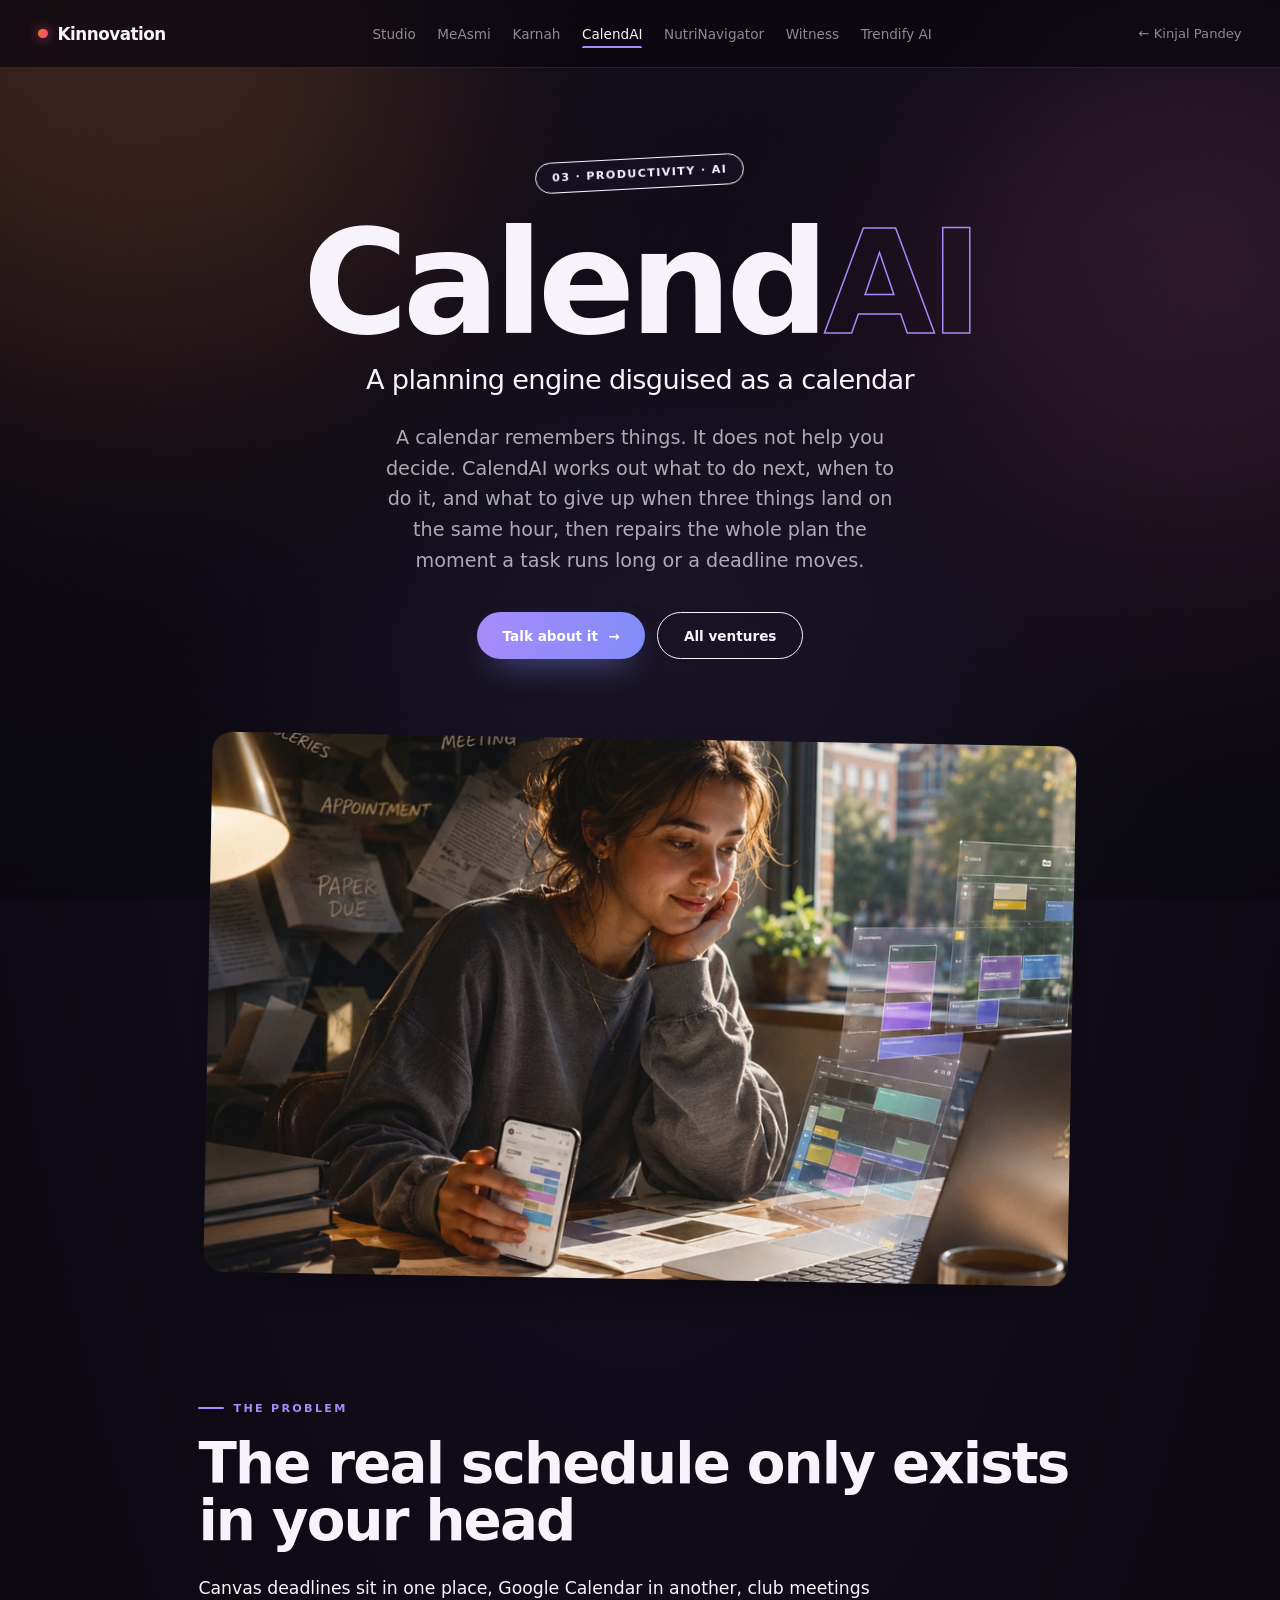
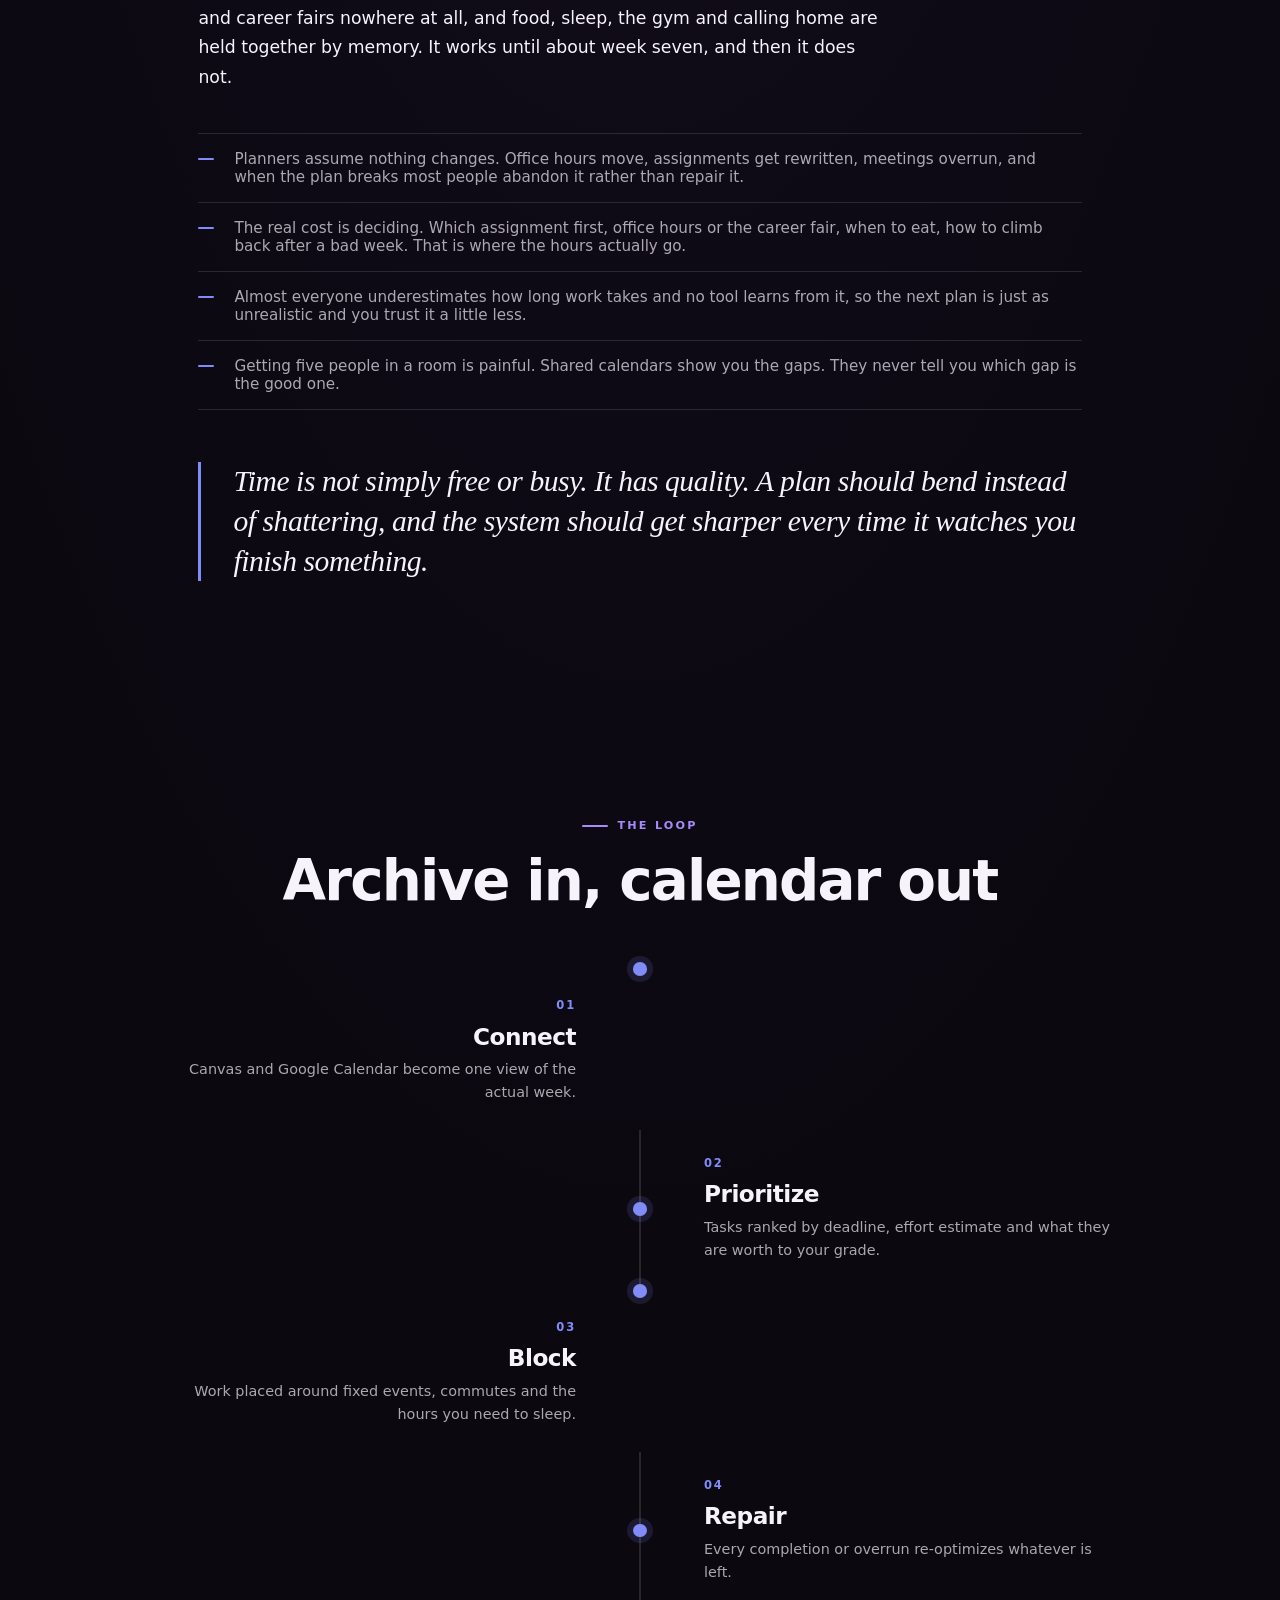
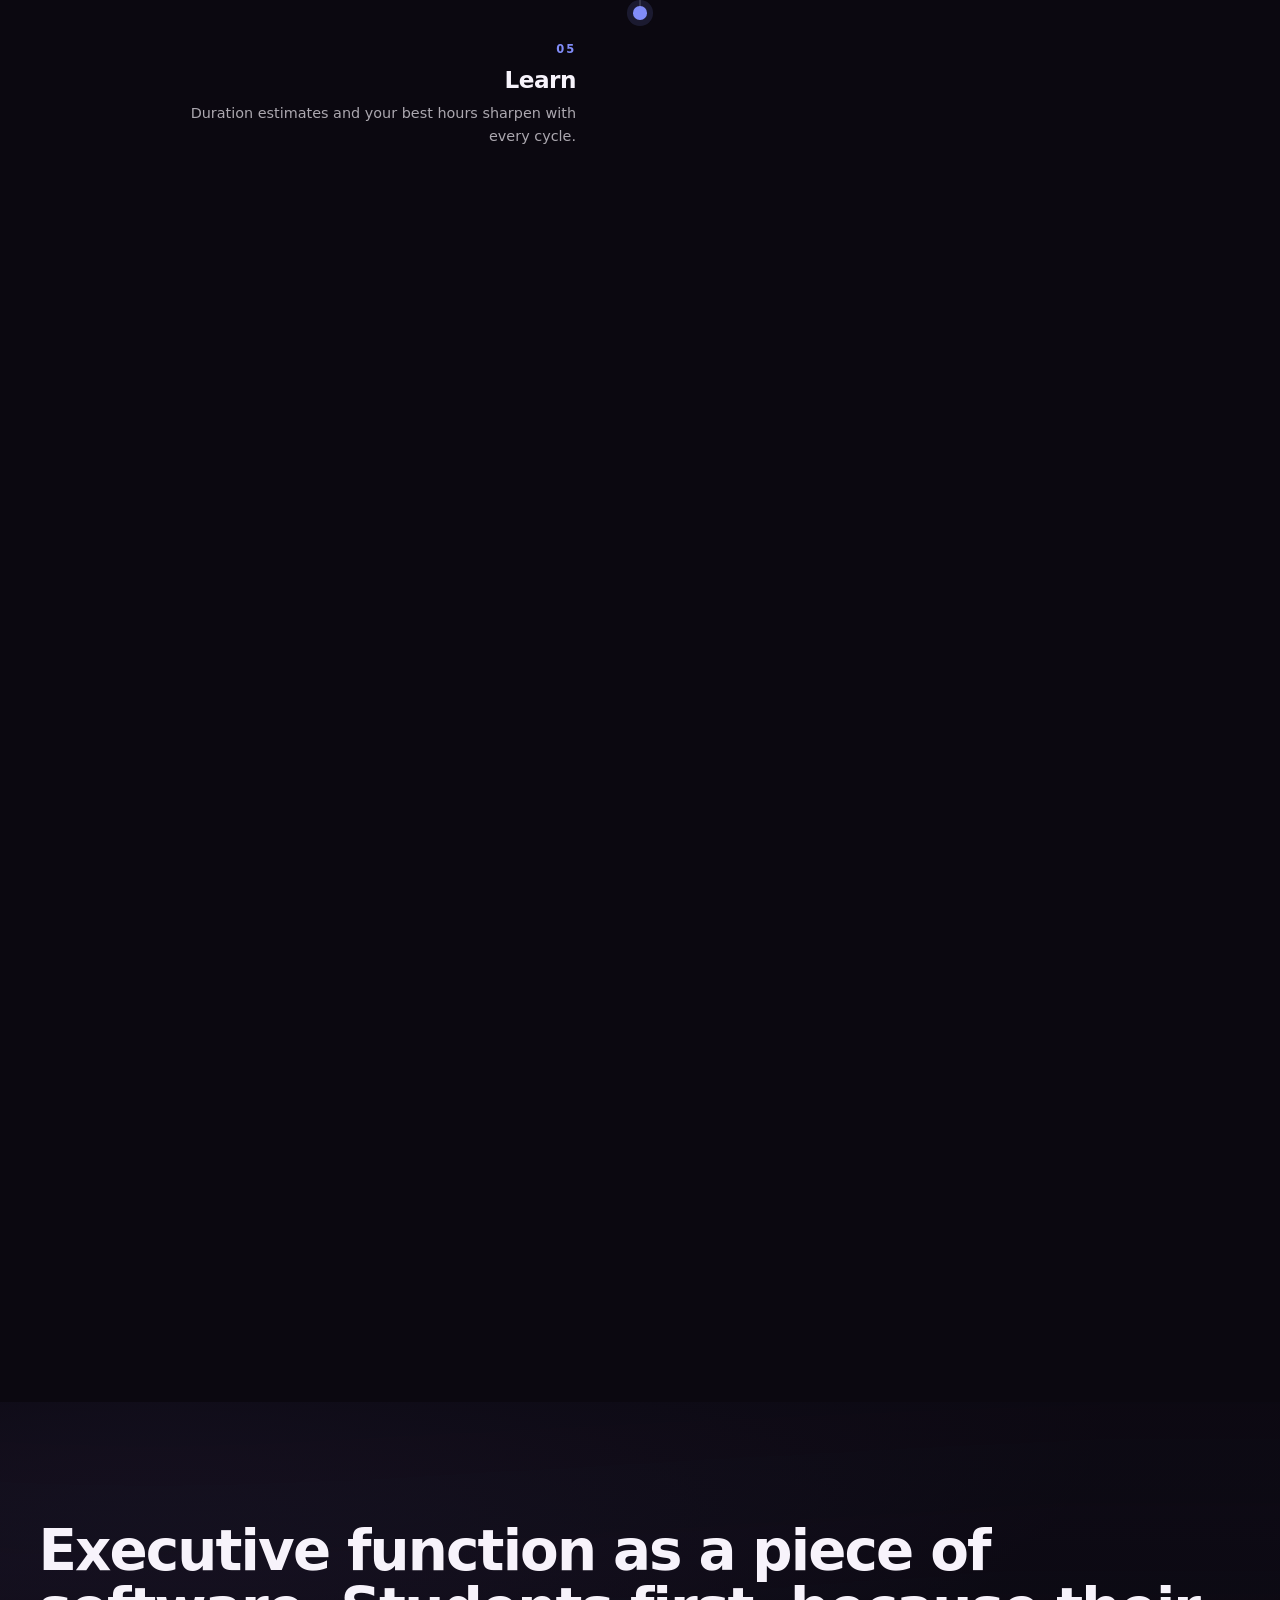
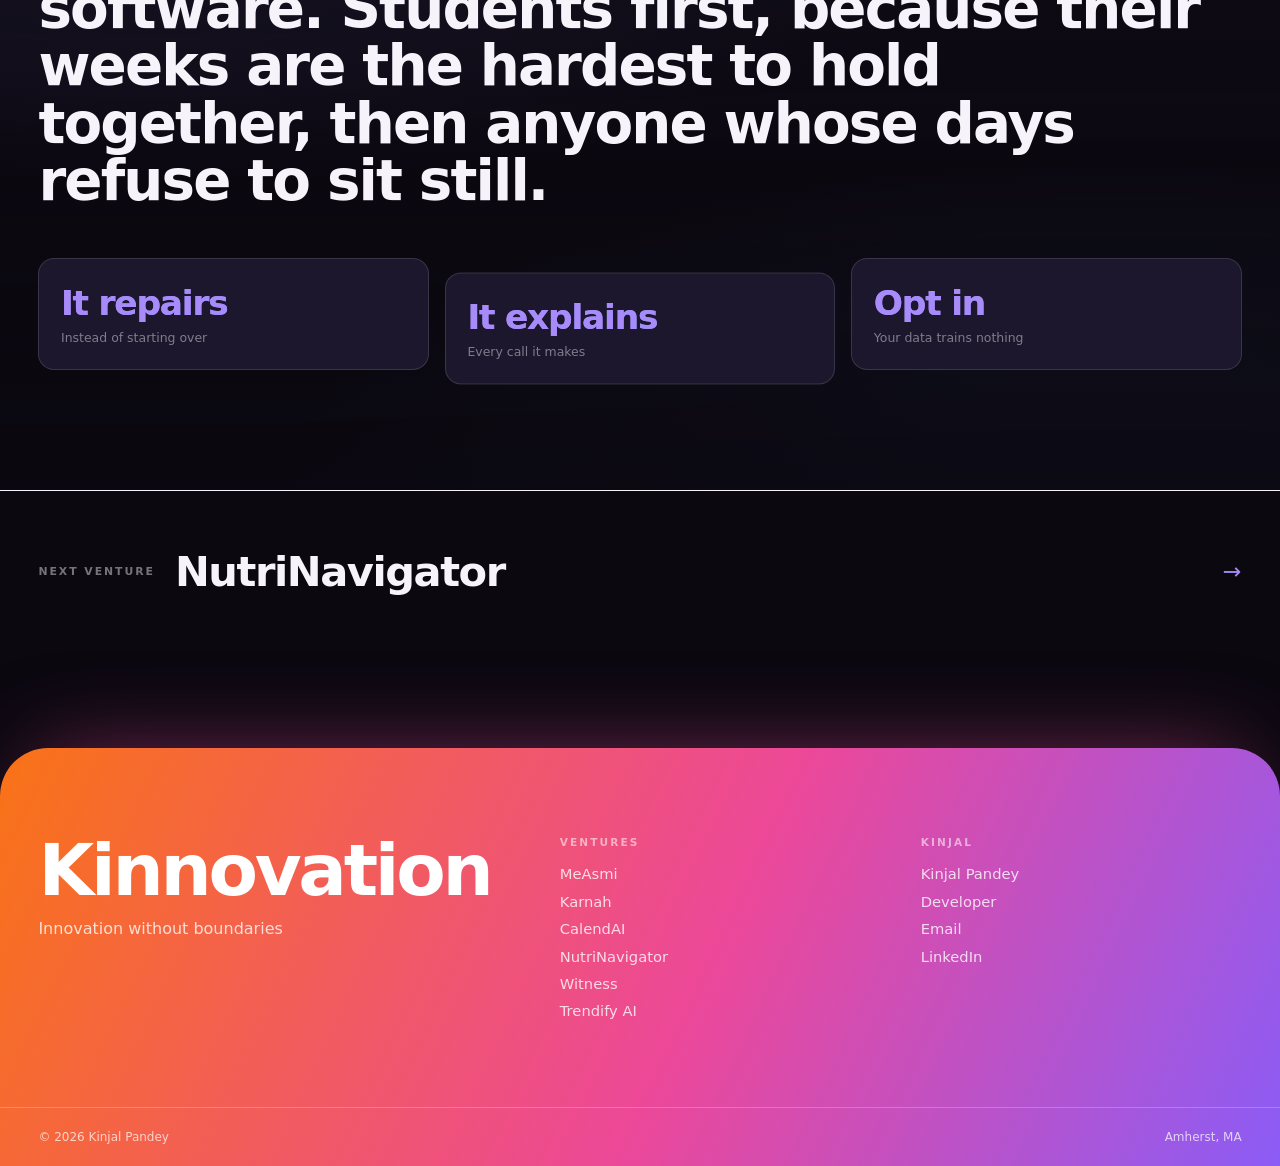
<file: calendai/index.html>
<!DOCTYPE html><html lang="en"><head>
  <meta charset="utf-8">
  <title>CalendAI: a venture by Kinjal Pandey</title>
  <base href="/">
  <meta name="viewport" content="width=device-width, initial-scale=1">

  <!-- Per-route title, description, canonical and social tags are written by
       src/app/core/seo.ts. These are the defaults, and what a crawler sees
       before any JavaScript runs. -->
  <meta name="description" content="A calendar that reschedules itself when the day breaks. $500 from the Apex Center for Entrepreneurs at Virginia Tech. One of six ventures in the Kinnovation portfolio.">
  <meta name="author" content="Kinjal Pandey">
  <meta name="theme-color" content="#0b0810">
  <link rel="canonical" href="https://kinnovationgroup.com/calendai">

  <!-- Crawling. `max-image-preview:large` is what gets a photograph shown
       beside the result instead of a thumbnail. -->
  <meta name="robots" content="index, follow, max-image-preview:large, max-snippet:-1, max-video-preview:-1">

  <meta property="og:type" content="profile">
  <meta property="og:site_name" content="Kinjal Pandey">
  <meta property="og:title" content="CalendAI: a venture by Kinjal Pandey">
  <meta property="og:description" content="A calendar that reschedules itself when the day breaks. $500 from the Apex Center for Entrepreneurs at Virginia Tech. One of six ventures in the Kinnovation portfolio.">
  <meta property="og:url" content="https://kinnovationgroup.com/calendai">
  <meta property="og:image" content="https://kinnovationgroup.com/img/tiles/tile-developer.jpg">
  <meta name="twitter:card" content="summary_large_image">

  <!-- ===================================================================
       Security

       GitHub Pages serves static files and cannot set response headers, so
       everything enforceable from the document itself is set here. The two
       that genuinely cannot be done this way: Strict-Transport-Security and
       X-Frame-Options: are covered by GitHub's "Enforce HTTPS" setting and
       by frame-ancestors below, which supersedes X-Frame-Options anyway.
       =================================================================== -->

  <!-- No plugins, no inline scripts, no framing, and connections limited to
       the three origins this site actually talks to. 'unsafe-inline' is
       present for styles only: Angular injects component styles inline. -->
  <meta http-equiv="Content-Security-Policy" content="
    default-src 'self';
    script-src 'self' 'sha256-VM2mZqyEQZoLzoTrp5EigFvzQ0+f1wSeBuoOn95WHCg=' 'sha256-8sGKvDKC8crv9OBcqEMvqrNDWlm1/80h7NJpJzqOnLI=';
    style-src 'self' 'unsafe-inline' https://fonts.googleapis.com;
    font-src 'self' https://fonts.gstatic.com;
    img-src 'self' data: blob:;
    connect-src 'self' https://api.github.com https://kinjal-assistant.kinjalpandey.workers.dev https://api.emailjs.com;
    frame-ancestors 'none';
    base-uri 'self';
    form-action 'none';
    object-src 'none';
    upgrade-insecure-requests
  ">

  <!-- Don't leak the full URL to third parties -->
  <meta name="referrer" content="strict-origin-when-cross-origin">

  <!-- Monogram, not Angular's default. SVG first for crisp rendering at any
       size, .ico as the fallback older browsers and Windows still ask for. -->
  <link rel="icon" href="favicon.svg" type="image/svg+xml">
  <link rel="icon" href="favicon.ico" sizes="48x48" type="image/x-icon">
  <link rel="apple-touch-icon" href="apple-touch-icon.png">
  <link rel="manifest" href="site.webmanifest">

  <link rel="preconnect" href="https://fonts.googleapis.com">
  <link rel="preconnect" href="https://fonts.gstatic.com" crossorigin="">
  <link href="https://fonts.googleapis.com/css2?family=Instrument+Serif:ital@0;1&amp;family=Inter:wght@300;400;500&amp;family=JetBrains+Mono:wght@300;400;500;700&amp;family=Space+Grotesk:wght@300;400;500;600;700&amp;family=Bodoni+Moda:ital,opsz,wght@0,6..96,400..900;1,6..96,400..900&amp;display=swap" rel="stylesheet">

  <!-- ===================================================================
       Structured data

       This is what tells Google that the site, the LinkedIn profile, the
       GitHub account and the arXiv paper are all the same person: which is
       the thing that decides whether a name search returns one strong result
       or several weak ones. `sameAs` does most of that work.
       =================================================================== -->
  <script type="application/ld+json">
  {
    "@context": "https://schema.org",
    "@graph": [
      {
        "@type": "Organization",
        "@id": "https://kinnovationgroup.com/#kinnovation",
        "name": "Kinnovation",
        "url": "https://kinnovationgroup.com/",
        "description": "A venture studio building where the evidence needed to fix a broken system already exists but sits in a thousand disconnected places.",
        "founder": { "@id": "https://kinjalpandey.com/#kinjal" },
        "email": "mailto:kinjalpandey18@gmail.com",
        "address": {
          "@type": "PostalAddress",
          "addressLocality": "Amherst",
          "addressRegion": "MA",
          "addressCountry": "US"
        }
      },
      {
        "@type": "Person",
        "@id": "https://kinjalpandey.com/#kinjal",
        "name": "Kinjal Pandey",
        "url": "https://kinjalpandey.com/",
        "sameAs": [
          "https://kinjalpandey.com/",
          "https://www.linkedin.com/in/kinjalpandey",
          "https://github.com/kinjalumass"
        ]
      },
      {
        "@type": "WebSite",
        "@id": "https://kinnovationgroup.com/#website",
        "url": "https://kinnovationgroup.com/",
        "name": "Kinnovation",
        "inLanguage": "en",
        "publisher": { "@id": "https://kinnovationgroup.com/#kinnovation" }
      }
    ]
  }
  </script>
<link rel="stylesheet" href="styles-R4CXDT6U.css"><meta property="og:image:alt" content="CalendAI: a venture by Kinjal Pandey"><meta name="twitter:title" content="CalendAI: a venture by Kinjal Pandey"><meta name="twitter:description" content="A calendar that reschedules itself when the day breaks. $500 from the Apex Center for Entrepreneurs at Virginia Tech. One of six ventures in the Kinnovation portfolio."><meta name="twitter:image" content="https://kinnovationgroup.com/img/tiles/tile-developer.jpg"><style ng-app-id="ng">@charset "UTF-8";[_nghost-ng-c3050790100]{--paper: #0b0810;--ink: #f7f3fb;position:relative;display:block;min-height:100dvh;background:radial-gradient(120% 80% at 50% 0%,#150f20,transparent 60%),var(--paper);color:var(--ink);font-family:var(--grotesk);overflow-x:hidden}.sky[_ngcontent-ng-c3050790100]{position:fixed;inset:0;z-index:0;pointer-events:none;overflow:hidden}.sky__blob[_ngcontent-ng-c3050790100]{position:absolute;border-radius:50%;filter:blur(120px);mix-blend-mode:screen;opacity:.5;will-change:transform}.sky__blob--1[_ngcontent-ng-c3050790100]{top:-20%;left:-14%;width:48vw;height:48vw;background:#ff8a4c;animation:_ngcontent-ng-c3050790100_float-a 28s var(--ease-io) infinite alternate}.sky__blob--2[_ngcontent-ng-c3050790100]{top:8%;right:-16%;width:44vw;height:44vw;background:#f472b6;animation:_ngcontent-ng-c3050790100_float-b 34s var(--ease-io) infinite alternate}.sky__blob--3[_ngcontent-ng-c3050790100]{bottom:-24%;left:26%;width:52vw;height:52vw;background:#a78bfa;animation:_ngcontent-ng-c3050790100_float-c 40s var(--ease-io) infinite alternate}@keyframes _ngcontent-ng-c3050790100_float-a{0%{transform:translateZ(0) scale(1)}to{transform:translate3d(9vw,7vh,0) scale(1.18)}}@keyframes _ngcontent-ng-c3050790100_float-b{0%{transform:translateZ(0) scale(1.12)}to{transform:translate3d(-8vw,11vh,0) scale(.94)}}@keyframes _ngcontent-ng-c3050790100_float-c{0%{transform:translateZ(0) scale(.94)}to{transform:translate3d(-11vw,-9vh,0) scale(1.22)}}.sky__grain[_ngcontent-ng-c3050790100]{position:absolute;inset:0;opacity:.22;mix-blend-mode:overlay;background-image:url("data:image/svg+xml,%3Csvg xmlns='http://www.w3.org/2000/svg'%3E%3Cfilter id='n'%3E%3CfeTurbulence type='fractalNoise' baseFrequency='0.85' numOctaves='3' stitchTiles='stitch'/%3E%3C/filter%3E%3Crect width='100%25' height='100%25' filter='url(%23n)' opacity='0.35'/%3E%3C/svg%3E")}.sky[_ngcontent-ng-c3050790100]:after{content:"";position:absolute;inset:0;background:linear-gradient(180deg,#0b081094,#0b0810c2 45%,#0b0810e6)}@media(prefers-reduced-motion:reduce){.sky__blob[_ngcontent-ng-c3050790100]{animation:none}}.nav[_ngcontent-ng-c3050790100]{position:sticky;top:0;z-index:60;display:flex;align-items:center;gap:1.5rem;height:4.25rem;padding:0 var(--gutter);background:#0b0810b8;-webkit-backdrop-filter:blur(20px);backdrop-filter:blur(20px);border-bottom:1px solid rgba(247,243,251,.1)}.nav__mark[_ngcontent-ng-c3050790100]{display:inline-flex;align-items:center;gap:.6rem;flex:none;font-size:1.05rem;font-weight:700;letter-spacing:-.03em}.nav__dot[_ngcontent-ng-c3050790100]{width:.6rem;height:.6rem;border-radius:50%;background:linear-gradient(120deg,#f97316,#ec4899);box-shadow:0 0 12px #ec4899b3}.nav__links[_ngcontent-ng-c3050790100]{display:flex;align-items:center;gap:1.35rem;margin:0 auto;overflow-x:auto;scrollbar-width:none}.nav__links[_ngcontent-ng-c3050790100]::-webkit-scrollbar{display:none}.nav__links[_ngcontent-ng-c3050790100]   a[_ngcontent-ng-c3050790100]{position:relative;flex:none;padding:.4rem 0;font-size:.85rem;font-weight:500;color:#f7f3fb8c;transition:color .3s}.nav__links[_ngcontent-ng-c3050790100]   a[_ngcontent-ng-c3050790100]:after{content:"";position:absolute;left:0;bottom:-.05rem;width:100%;height:2.5px;border-radius:3px;background:rgb(var(--hue, 234, 88, 12));transform:scaleX(0);transform-origin:left;transition:transform .45s var(--ease-out)}.nav__links[_ngcontent-ng-c3050790100]   a[_ngcontent-ng-c3050790100]:hover, .nav__links[_ngcontent-ng-c3050790100]   a.is-on[_ngcontent-ng-c3050790100]{color:var(--ink)}.nav__links[_ngcontent-ng-c3050790100]   a.is-on[_ngcontent-ng-c3050790100]:after{transform:scaleX(1)}.nav__back[_ngcontent-ng-c3050790100]{flex:none;font-size:.82rem;font-weight:500;color:#f7f3fb8c;transition:color .3s}.nav__back[_ngcontent-ng-c3050790100]:hover{color:var(--ink)}.foot[_ngcontent-ng-c3050790100]{position:relative;z-index:2;margin-top:clamp(3rem,8vw,6rem);color:#fff;background:linear-gradient(115deg,#f97316,#ec4899 55%,#8b5cf6);border-top-left-radius:clamp(1.5rem,4vw,3rem);border-top-right-radius:clamp(1.5rem,4vw,3rem);box-shadow:0 -30px 90px -40px #ec489980;overflow:hidden}.foot__inner[_ngcontent-ng-c3050790100]{display:grid;grid-template-columns:minmax(0,1.5fr) minmax(0,1fr) minmax(0,1fr);gap:2.5rem;max-width:84rem;margin:0 auto;padding:clamp(3rem,7vw,5.5rem) var(--gutter)}.foot__name[_ngcontent-ng-c3050790100]{font-size:clamp(2.25rem,6vw,4.5rem);font-weight:700;line-height:.95;letter-spacing:-.045em}.foot__promise[_ngcontent-ng-c3050790100]{margin-top:.9rem;max-width:26ch;font-size:1rem;font-weight:400;color:#ffffffc7}.foot__nav[_ngcontent-ng-c3050790100]{display:flex;flex-direction:column;gap:.65rem}.foot__nav[_ngcontent-ng-c3050790100]   a[_ngcontent-ng-c3050790100]{font-size:.92rem;font-weight:500;color:#fffc;transition:color .3s,transform .35s var(--ease-out)}.foot__nav[_ngcontent-ng-c3050790100]   a[_ngcontent-ng-c3050790100]:hover{color:#fff;transform:translate(.35rem)}.foot__label[_ngcontent-ng-c3050790100]{margin-bottom:.45rem;font-size:.66rem;font-weight:700;letter-spacing:.2em;text-transform:uppercase;color:#ffffff8c}.foot__base[_ngcontent-ng-c3050790100]{display:flex;align-items:center;justify-content:space-between;gap:1rem;max-width:84rem;margin:0 auto;padding:1.35rem var(--gutter);border-top:1px solid rgba(255,255,255,.22);font-size:.75rem;font-weight:500;color:#ffffffb8}@media(max-width:860px){.nav__links[_ngcontent-ng-c3050790100]{margin:0 0 0 auto;gap:1rem}.nav__back[_ngcontent-ng-c3050790100]{display:none}.foot__inner[_ngcontent-ng-c3050790100]{grid-template-columns:minmax(0,1fr);gap:2rem}}</style><style ng-app-id="ng">@charset "UTF-8";.hero[_ngcontent-ng-c1757659614]{padding:clamp(3.5rem,10vh,7rem) 0 0;text-align:center}.hero__sticker[_ngcontent-ng-c1757659614]{animation:_ngcontent-ng-c1757659614_pop .8s var(--ease-out) both}.hero__title[_ngcontent-ng-c1757659614]{margin-top:1.75rem;font-size:clamp(3.2rem,12vw,9rem);animation:_ngcontent-ng-c1757659614_lift 1s var(--ease-out) .08s both}.hero__cal[_ngcontent-ng-c1757659614]{color:var(--ink)}.hero__tagline[_ngcontent-ng-c1757659614]{margin-top:.9rem;font-size:clamp(1.1rem,2.3vw,1.7rem);font-weight:500;letter-spacing:-.025em;color:var(--ink);animation:_ngcontent-ng-c1757659614_lift 1s var(--ease-out) .16s both}.hero__lede[_ngcontent-ng-c1757659614]{max-width:44ch;margin:1.75rem auto 0;animation:_ngcontent-ng-c1757659614_lift 1s var(--ease-out) .24s both}.hero__actions[_ngcontent-ng-c1757659614]{display:flex;flex-wrap:wrap;justify-content:center;gap:.75rem;margin-top:2.25rem;animation:_ngcontent-ng-c1757659614_lift 1s var(--ease-out) .32s both}@keyframes _ngcontent-ng-c1757659614_lift{0%{opacity:0;transform:translateY(1.9rem)}to{opacity:1;transform:none}}@keyframes _ngcontent-ng-c1757659614_pop{0%{opacity:0;transform:rotate(-14deg) scale(.85)}to{opacity:1;transform:rotate(-3deg) scale(1)}}.collage[_ngcontent-ng-c1757659614]{display:grid;place-items:center;max-width:84rem;margin:clamp(3rem,7vw,5rem) auto 0;padding:0 var(--gutter)}.collage[_ngcontent-ng-c1757659614] > *[_ngcontent-ng-c1757659614]{border-radius:20px;box-shadow:0 28px 70px -44px #020006cc;animation:_ngcontent-ng-c1757659614_rise-in 1.2s var(--ease-out) both}.collage__solo[_ngcontent-ng-c1757659614]{width:min(100%,54rem);aspect-ratio:16/10;transform:rotate(1deg);animation-delay:.35s}@keyframes _ngcontent-ng-c1757659614_rise-in{0%{opacity:0;transform:translateY(3rem) scale(.95) rotate(0)}}.statement__title[_ngcontent-ng-c1757659614]{margin:1.25rem 0 1.5rem}.statement__lead[_ngcontent-ng-c1757659614]{font-size:1.08rem;color:var(--ink)}.pains[_ngcontent-ng-c1757659614]{margin:2.5rem 0 0;padding:0;list-style:none}.pains[_ngcontent-ng-c1757659614]   li[_ngcontent-ng-c1757659614]{position:relative;padding:1rem 0 1rem 2.25rem;border-bottom:1px solid var(--line);font-size:.95rem;color:var(--ink-2)}.pains[_ngcontent-ng-c1757659614]   li[_ngcontent-ng-c1757659614]:first-child{border-top:1px solid var(--line)}.pains[_ngcontent-ng-c1757659614]   li[_ngcontent-ng-c1757659614]:before{content:"";position:absolute;left:0;top:1.55rem;width:1rem;height:2px;border-radius:2px;background:rgb(var(--v2))}.thesis[_ngcontent-ng-c1757659614]{margin:3.25rem 0 0;padding-left:clamp(1rem,3vw,2rem);border-left:3px solid rgb(var(--v2))}.thesis__text[_ngcontent-ng-c1757659614]{font-size:clamp(1.25rem,2.5vw,1.85rem);line-height:1.35;color:var(--ink)}.flow__head[_ngcontent-ng-c1757659614]{text-align:center;margin-bottom:3.5rem}.flow__title[_ngcontent-ng-c1757659614]{margin-top:1.25rem}.steps[_ngcontent-ng-c1757659614]{position:relative;max-width:60rem;margin:0 auto;padding:0;list-style:none}.step[_ngcontent-ng-c1757659614]{display:grid;grid-template-columns:minmax(0,1fr) 3.5rem minmax(0,1fr);align-items:center;min-height:8.5rem}.step__rail[_ngcontent-ng-c1757659614]{position:relative;grid-column:2;align-self:stretch;display:flex;justify-content:center}.step__rail[_ngcontent-ng-c1757659614]:before{content:"";position:absolute;top:0;bottom:0;width:2px;background:var(--line)}.step[_ngcontent-ng-c1757659614]:first-child   .step__rail[_ngcontent-ng-c1757659614]:before{top:50%}.step[_ngcontent-ng-c1757659614]:last-child   .step__rail[_ngcontent-ng-c1757659614]:before{bottom:50%}.step__dot[_ngcontent-ng-c1757659614]{position:relative;top:50%;width:.85rem;height:.85rem;margin-top:-.425rem;border-radius:50%;background:rgb(var(--v2));box-shadow:0 0 0 6px rgba(var(--v2),.14)}.step__body[_ngcontent-ng-c1757659614]{padding:1.6rem 0;transition:transform .45s var(--ease-out)}.step[_ngcontent-ng-c1757659614]:nth-child(odd)   .step__body[_ngcontent-ng-c1757659614]{grid-column:1;text-align:right;padding-right:2.25rem}.step[_ngcontent-ng-c1757659614]:nth-child(odd)   .step__body[_ngcontent-ng-c1757659614]:hover{transform:translate(-.5rem)}.step[_ngcontent-ng-c1757659614]:nth-child(2n)   .step__body[_ngcontent-ng-c1757659614]{grid-column:3;padding-left:2.25rem}.step[_ngcontent-ng-c1757659614]:nth-child(2n)   .step__body[_ngcontent-ng-c1757659614]:hover{transform:translate(.5rem)}.step__n[_ngcontent-ng-c1757659614]{display:block;font-size:.72rem;font-weight:700;letter-spacing:.16em;color:rgb(var(--v2))}.step__title[_ngcontent-ng-c1757659614]{margin:.65rem 0 .5rem}.step__text[_ngcontent-ng-c1757659614]{font-size:.9rem;line-height:1.6;color:var(--ink-2)}.mosaic__head[_ngcontent-ng-c1757659614]{margin-bottom:3rem}.mosaic__title[_ngcontent-ng-c1757659614]{margin-top:1.25rem}.mosaic[_ngcontent-ng-c1757659614]{display:grid;grid-template-columns:repeat(auto-fit,minmax(16rem,1fr));gap:1.25rem}.tile[_ngcontent-ng-c1757659614]{padding:clamp(1.5rem,3vw,2.25rem);border-radius:20px;border:1px solid var(--line);background:var(--paper-2);transition:transform .45s var(--ease-out),border-color .45s,box-shadow .45s}.tile--wide[_ngcontent-ng-c1757659614]{grid-column:span 2;color:#fff;border:0;background:linear-gradient(120deg,rgb(var(--v1)),rgb(var(--v2)))}.tile--wide[_ngcontent-ng-c1757659614]   .ent-h3[_ngcontent-ng-c1757659614]{color:#fff}.tile--wide[_ngcontent-ng-c1757659614]   .tile__body[_ngcontent-ng-c1757659614]{color:#ffffffd9}.tile--wide[_ngcontent-ng-c1757659614]   .tile__n[_ngcontent-ng-c1757659614]{color:#ffffffb3}.tile[_ngcontent-ng-c1757659614]:nth-child(3){transform:translateY(1.25rem)}.tile[_ngcontent-ng-c1757659614]:nth-child(5){transform:translateY(.85rem)}.tile[_ngcontent-ng-c1757659614]:hover{transform:translateY(-5px);border-color:rgb(var(--v1));box-shadow:0 24px 60px -38px #020006bf}.tile__n[_ngcontent-ng-c1757659614]{display:block;margin-bottom:1rem;font-size:.74rem;font-weight:700;letter-spacing:.16em;color:rgb(var(--v1))}.tile__body[_ngcontent-ng-c1757659614]{margin-top:.75rem;font-size:.89rem}.close__title[_ngcontent-ng-c1757659614]{max-width:30ch}@media(max-width:900px){.collage__solo[_ngcontent-ng-c1757659614]{aspect-ratio:4/3;transform:none}.step[_ngcontent-ng-c1757659614]{grid-template-columns:2.5rem minmax(0,1fr)}.step__rail[_ngcontent-ng-c1757659614]{grid-column:1}.step[_ngcontent-ng-c1757659614]:nth-child(odd)   .step__body[_ngcontent-ng-c1757659614], .step[_ngcontent-ng-c1757659614]:nth-child(2n)   .step__body[_ngcontent-ng-c1757659614]{grid-column:2;text-align:left;padding:1.3rem 0 1.3rem 1.5rem}.tile--wide[_ngcontent-ng-c1757659614]{grid-column:span 1}.tile[_ngcontent-ng-c1757659614]:nth-child(3), .tile[_ngcontent-ng-c1757659614]:nth-child(5){transform:none}}</style></head>
<body><!--nghm--><script type="text/javascript" id="ng-event-dispatch-contract">(()=>{function p(t,n,r,o,e,i,f,m){return{eventType:t,event:n,targetElement:r,eic:o,timeStamp:e,eia:i,eirp:f,eiack:m}}function u(t){let n=[],r=e=>{n.push(e)};return{c:t,q:n,et:[],etc:[],d:r,h:e=>{r(p(e.type,e,e.target,t,Date.now()))}}}function s(t,n,r){for(let o=0;o<n.length;o++){let e=n[o];(r?t.etc:t.et).push(e),t.c.addEventListener(e,t.h,r)}}function c(t,n,r,o,e=window){let i=u(t);e._ejsas||(e._ejsas={}),e._ejsas[n]=i,s(i,r),s(i,o,!0)}window.__jsaction_bootstrap=c;})();
</script><script>window.__jsaction_bootstrap(document.body,"ng",["click"],[]);</script>
  <app-root ng-version="22.1.2" ngh="2" ng-server-context="ssg"><router-outlet></router-outlet><app-ent-shell _nghost-ng-c3050790100="" ngh="1"><div _ngcontent-ng-c3050790100="" aria-hidden="true" class="sky"><span _ngcontent-ng-c3050790100="" class="sky__blob sky__blob--1"></span><span _ngcontent-ng-c3050790100="" class="sky__blob sky__blob--2"></span><span _ngcontent-ng-c3050790100="" class="sky__blob sky__blob--3"></span><span _ngcontent-ng-c3050790100="" class="sky__grain"></span></div><header _ngcontent-ng-c3050790100="" class="nav"><a _ngcontent-ng-c3050790100="" class="nav__mark" href="/" jsaction="click:;"><span _ngcontent-ng-c3050790100="" aria-hidden="true" class="nav__dot"></span> Kinnovation </a><nav _ngcontent-ng-c3050790100="" aria-label="Ventures" class="nav__links"><a _ngcontent-ng-c3050790100="" routerlinkactive="is-on" href="/" class="" jsaction="click:;"> Studio </a><a _ngcontent-ng-c3050790100="" routerlinkactive="is-on" style="--hue: 56, 189, 248;" href="/measmi" class="" jsaction="click:;"> MeAsmi </a><a _ngcontent-ng-c3050790100="" routerlinkactive="is-on" style="--hue: 52, 211, 153;" href="/karnah" class="" jsaction="click:;"> Karnah </a><a _ngcontent-ng-c3050790100="" routerlinkactive="is-on" style="--hue: 167, 139, 250;" href="/calendai" class="is-on" jsaction="click:;"> CalendAI </a><a _ngcontent-ng-c3050790100="" routerlinkactive="is-on" style="--hue: 251, 146, 60;" href="/nutri-navigator" class="" jsaction="click:;"> NutriNavigator </a><a _ngcontent-ng-c3050790100="" routerlinkactive="is-on" style="--hue: 148, 163, 184;" href="/witness-platform" class="" jsaction="click:;"> Witness </a><a _ngcontent-ng-c3050790100="" routerlinkactive="is-on" style="--hue: 244, 114, 182;" href="/trendify" class="" jsaction="click:;"> Trendify AI </a><!----></nav><a _ngcontent-ng-c3050790100="" class="nav__back" href="https://kinjalpandey.com/"><span _ngcontent-ng-c3050790100="" aria-hidden="true">←</span> Kinjal Pandey </a><!----><!----></header><router-outlet _ngcontent-ng-c3050790100=""></router-outlet><app-calendai _nghost-ng-c1757659614="" ngh="0"><div _ngcontent-ng-c1757659614="" class="ent-page" style="--v1: 167, 139, 250; --v2: 129, 140, 248; --v3: 96, 165, 250;"><section _ngcontent-ng-c1757659614="" class="hero"><div _ngcontent-ng-c1757659614="" class="ent-wrap hero__inner"><span _ngcontent-ng-c1757659614="" class="ent-sticker hero__sticker">03 · Productivity · AI</span><h1 _ngcontent-ng-c1757659614="" class="ent-h1 hero__title"><span _ngcontent-ng-c1757659614="" class="hero__cal">Calend</span><span _ngcontent-ng-c1757659614="" class="ent-stroke">AI</span></h1><p _ngcontent-ng-c1757659614="" class="hero__tagline">A planning engine disguised as a calendar</p><p _ngcontent-ng-c1757659614="" class="ent-lede hero__lede">A calendar remembers things. It does not help you decide. CalendAI works out what to do next, when to do it, and what to give up when three things land on the same hour, then repairs the whole plan the moment a task runs long or a deadline moves.</p><div _ngcontent-ng-c1757659614="" class="hero__actions"><a _ngcontent-ng-c1757659614="" href="mailto:kinjalpandey18@gmail.com" class="ent-btn ent-btn--solid"> Talk about it <span _ngcontent-ng-c1757659614="" aria-hidden="true">→</span></a><a _ngcontent-ng-c1757659614="" routerlink="/entrepreneur" class="ent-btn ent-btn--ghost" href="/entrepreneur" jsaction="click:;">All ventures</a></div></div><div _ngcontent-ng-c1757659614="" class="collage"><div _ngcontent-ng-c1757659614="" class="ent-shot collage__solo"><img _ngcontent-ng-c1757659614="" alt="" src="img/ventures/calendai.jpg"></div></div></section><section _ngcontent-ng-c1757659614="" class="ent-section statement"><div _ngcontent-ng-c1757659614="" class="ent-wrap ent-wrap--tight"><span _ngcontent-ng-c1757659614="" appreveal="" class="ent-eyebrow reveal">The problem</span><h2 _ngcontent-ng-c1757659614="" appreveal="" class="ent-h2 statement__title reveal"> The real schedule only exists in your head </h2><p _ngcontent-ng-c1757659614="" appreveal="" class="ent-body statement__lead reveal"> Canvas deadlines sit in one place, Google Calendar in another, club meetings and career fairs nowhere at all, and food, sleep, the gym and calling home are held together by memory. It works until about week seven, and then it does not. </p><ul _ngcontent-ng-c1757659614="" class="pains"><li _ngcontent-ng-c1757659614="" appreveal="" class="reveal">Planners assume nothing changes. Office hours move, assignments get rewritten, meetings overrun, and when the plan breaks most people abandon it rather than repair it.</li><li _ngcontent-ng-c1757659614="" appreveal="" class="reveal">The real cost is deciding. Which assignment first, office hours or the career fair, when to eat, how to climb back after a bad week. That is where the hours actually go.</li><li _ngcontent-ng-c1757659614="" appreveal="" class="reveal">Almost everyone underestimates how long work takes and no tool learns from it, so the next plan is just as unrealistic and you trust it a little less.</li><li _ngcontent-ng-c1757659614="" appreveal="" class="reveal">Getting five people in a room is painful. Shared calendars show you the gaps. They never tell you which gap is the good one.</li><!----></ul><blockquote _ngcontent-ng-c1757659614="" appreveal="" class="thesis reveal"><p _ngcontent-ng-c1757659614="" class="ent-serif thesis__text">Time is not simply free or busy. It has quality. A plan should bend instead of shattering, and the system should get sharper every time it watches you finish something.</p></blockquote></div></section><section _ngcontent-ng-c1757659614="" class="ent-section flow"><div _ngcontent-ng-c1757659614="" class="ent-wrap"><header _ngcontent-ng-c1757659614="" appreveal="" class="flow__head reveal"><span _ngcontent-ng-c1757659614="" class="ent-eyebrow">The loop</span><h2 _ngcontent-ng-c1757659614="" class="ent-h2 flow__title">Archive in, calendar out</h2></header><ol _ngcontent-ng-c1757659614="" class="steps"><li _ngcontent-ng-c1757659614="" appreveal="" class="step reveal"><span _ngcontent-ng-c1757659614="" aria-hidden="true" class="step__rail"><span _ngcontent-ng-c1757659614="" class="step__dot"></span></span><div _ngcontent-ng-c1757659614="" class="step__body"><span _ngcontent-ng-c1757659614="" class="step__n">01</span><h3 _ngcontent-ng-c1757659614="" class="ent-h3 step__title">Connect</h3><p _ngcontent-ng-c1757659614="" class="step__text">Canvas and Google Calendar become one view of the actual week.</p></div></li><li _ngcontent-ng-c1757659614="" appreveal="" class="step reveal"><span _ngcontent-ng-c1757659614="" aria-hidden="true" class="step__rail"><span _ngcontent-ng-c1757659614="" class="step__dot"></span></span><div _ngcontent-ng-c1757659614="" class="step__body"><span _ngcontent-ng-c1757659614="" class="step__n">02</span><h3 _ngcontent-ng-c1757659614="" class="ent-h3 step__title">Prioritize</h3><p _ngcontent-ng-c1757659614="" class="step__text">Tasks ranked by deadline, effort estimate and what they are worth to your grade.</p></div></li><li _ngcontent-ng-c1757659614="" appreveal="" class="step reveal"><span _ngcontent-ng-c1757659614="" aria-hidden="true" class="step__rail"><span _ngcontent-ng-c1757659614="" class="step__dot"></span></span><div _ngcontent-ng-c1757659614="" class="step__body"><span _ngcontent-ng-c1757659614="" class="step__n">03</span><h3 _ngcontent-ng-c1757659614="" class="ent-h3 step__title">Block</h3><p _ngcontent-ng-c1757659614="" class="step__text">Work placed around fixed events, commutes and the hours you need to sleep.</p></div></li><li _ngcontent-ng-c1757659614="" appreveal="" class="step reveal"><span _ngcontent-ng-c1757659614="" aria-hidden="true" class="step__rail"><span _ngcontent-ng-c1757659614="" class="step__dot"></span></span><div _ngcontent-ng-c1757659614="" class="step__body"><span _ngcontent-ng-c1757659614="" class="step__n">04</span><h3 _ngcontent-ng-c1757659614="" class="ent-h3 step__title">Repair</h3><p _ngcontent-ng-c1757659614="" class="step__text">Every completion or overrun re-optimizes whatever is left.</p></div></li><li _ngcontent-ng-c1757659614="" appreveal="" class="step reveal"><span _ngcontent-ng-c1757659614="" aria-hidden="true" class="step__rail"><span _ngcontent-ng-c1757659614="" class="step__dot"></span></span><div _ngcontent-ng-c1757659614="" class="step__body"><span _ngcontent-ng-c1757659614="" class="step__n">05</span><h3 _ngcontent-ng-c1757659614="" class="ent-h3 step__title">Learn</h3><p _ngcontent-ng-c1757659614="" class="step__text">Duration estimates and your best hours sharpen with every cycle.</p></div></li><!----></ol></div></section><section _ngcontent-ng-c1757659614="" class="ent-section mosaic-wrap"><div _ngcontent-ng-c1757659614="" class="ent-wrap"><header _ngcontent-ng-c1757659614="" appreveal="" class="mosaic__head reveal"><span _ngcontent-ng-c1757659614="" class="ent-eyebrow">Inside</span><h2 _ngcontent-ng-c1757659614="" class="ent-h2 mosaic__title">What is actually doing the work</h2></header><div _ngcontent-ng-c1757659614="" class="mosaic"><article _ngcontent-ng-c1757659614="" appreveal="" class="tile reveal tile--wide"><span _ngcontent-ng-c1757659614="" class="tile__n">1</span><h3 _ngcontent-ng-c1757659614="" class="ent-h3">Canvas turns into a calendar</h3><p _ngcontent-ng-c1757659614="" class="ent-body tile__body">Classes, sections, exams, office hours and deadlines import on their own, and grade weights come with them, so a quiz worth two percent stops outranking a project worth thirty.</p></article><article _ngcontent-ng-c1757659614="" appreveal="" class="tile reveal"><span _ngcontent-ng-c1757659614="" class="tile__n">2</span><h3 _ngcontent-ng-c1757659614="" class="ent-h3">Rescheduling from what you finished</h3><p _ngcontent-ng-c1757659614="" class="ent-body tile__body">Mark something done or half done and everything after it moves. Ran forty minutes over and the evening reshuffles. Finished early and the time goes to whatever was next in line.</p></article><article _ngcontent-ng-c1757659614="" appreveal="" class="tile reveal"><span _ngcontent-ng-c1757659614="" class="tile__n">3</span><h3 _ngcontent-ng-c1757659614="" class="ent-h3">Help with the tradeoff</h3><p _ngcontent-ng-c1757659614="" class="ent-body tile__body">When office hours, a team meeting and a career fair collide, it tells you which one to take and why, weighing grade impact, what the opportunity is worth, and the priorities you set yourself.</p></article><article _ngcontent-ng-c1757659614="" appreveal="" class="tile reveal"><span _ngcontent-ng-c1757659614="" class="tile__n">4</span><h3 _ngcontent-ng-c1757659614="" class="ent-h3">Work placed where you are good</h3><p _ngcontent-ng-c1757659614="" class="ent-body tile__body">It notices that maths goes faster before noon and that an evening gym session improves your sleep, then puts the hard blocks where you actually perform.</p></article><article _ngcontent-ng-c1757659614="" appreveal="" class="tile reveal"><span _ngcontent-ng-c1757659614="" class="tile__n">5</span><h3 _ngcontent-ng-c1757659614="" class="ent-h3">Scheduling for a group</h3><p _ngcontent-ng-c1757659614="" class="ent-body tile__body">Bring in several calendars with everyone consenting, and get real best fit options weighted for travel time, buffers and when people prefer to meet, instead of the first empty box.</p></article><!----></div></div></section><section _ngcontent-ng-c1757659614="" class="ent-band ent-band--tint"><div _ngcontent-ng-c1757659614="" appreveal="" class="ent-wrap ent-band__inner reveal"><h2 _ngcontent-ng-c1757659614="" class="ent-h2 close__title">Executive function as a piece of software. Students first, because their weeks are the hardest to hold together, then anyone whose days refuse to sit still.</h2><dl _ngcontent-ng-c1757659614="" class="ent-metrics"><div _ngcontent-ng-c1757659614="" class="ent-metric"><dt _ngcontent-ng-c1757659614="" class="ent-metric__value ent-grad">It repairs</dt><dd _ngcontent-ng-c1757659614="" class="ent-metric__label">Instead of starting over</dd></div><div _ngcontent-ng-c1757659614="" class="ent-metric"><dt _ngcontent-ng-c1757659614="" class="ent-metric__value ent-grad">It explains</dt><dd _ngcontent-ng-c1757659614="" class="ent-metric__label">Every call it makes</dd></div><div _ngcontent-ng-c1757659614="" class="ent-metric"><dt _ngcontent-ng-c1757659614="" class="ent-metric__value ent-grad">Opt in</dt><dd _ngcontent-ng-c1757659614="" class="ent-metric__label">Your data trains nothing</dd></div><!----></dl></div></section><nav _ngcontent-ng-c1757659614="" class="ent-next"><a _ngcontent-ng-c1757659614="" class="ent-wrap ent-next__link" href="/entrepreneur/nutri-navigator" jsaction="click:;"><span _ngcontent-ng-c1757659614="" class="ent-next__label">Next venture</span><span _ngcontent-ng-c1757659614="" class="ent-next__name">NutriNavigator</span><span _ngcontent-ng-c1757659614="" aria-hidden="true" class="ent-next__arrow">→</span></a></nav></div></app-calendai><!----><footer _ngcontent-ng-c3050790100="" class="foot"><div _ngcontent-ng-c3050790100="" class="foot__inner"><div _ngcontent-ng-c3050790100="" class="foot__brand"><h2 _ngcontent-ng-c3050790100="" class="foot__name">Kinnovation</h2><p _ngcontent-ng-c3050790100="" class="foot__promise">Innovation without boundaries</p></div><nav _ngcontent-ng-c3050790100="" aria-label="Footer" class="foot__nav"><span _ngcontent-ng-c3050790100="" class="foot__label">Ventures</span><a _ngcontent-ng-c3050790100="" href="/measmi" jsaction="click:;">MeAsmi</a><a _ngcontent-ng-c3050790100="" href="/karnah" jsaction="click:;">Karnah</a><a _ngcontent-ng-c3050790100="" href="/calendai" jsaction="click:;">CalendAI</a><a _ngcontent-ng-c3050790100="" href="/nutri-navigator" jsaction="click:;">NutriNavigator</a><a _ngcontent-ng-c3050790100="" href="/witness-platform" jsaction="click:;">Witness</a><a _ngcontent-ng-c3050790100="" href="/trendify" jsaction="click:;">Trendify AI</a><!----></nav><nav _ngcontent-ng-c3050790100="" aria-label="Elsewhere" class="foot__nav"><span _ngcontent-ng-c3050790100="" class="foot__label">Kinjal</span><a _ngcontent-ng-c3050790100="" href="https://kinjalpandey.com/">Kinjal Pandey</a><!----><!----><a _ngcontent-ng-c3050790100="" href="https://kinjalpandey.com/developer">Developer</a><!----><!----><a _ngcontent-ng-c3050790100="" href="mailto:kinjalpandey18@gmail.com">Email</a><a _ngcontent-ng-c3050790100="" href="https://www.linkedin.com/in/kinjalpandey" target="_blank" rel="noopener">LinkedIn</a></nav></div><div _ngcontent-ng-c3050790100="" class="foot__base"><span _ngcontent-ng-c3050790100="">© 2026 Kinjal Pandey</span><span _ngcontent-ng-c3050790100="">Amherst, MA</span></div></footer></app-ent-shell><!----></app-root>
<link rel="modulepreload" href="chunk-CQFORIAJ.js"><script src="main-H6GKQAD5.js" type="module"></script>
<link rel="modulepreload" href="chunk-LPSC7NBF.js">


<script id="ng-state" type="application/json">{"__nghData__":[{"t":{"34":"t11","47":"t12","57":"t13","64":"t14"},"c":{"34":[{"i":"t11","r":1,"x":4}],"47":[{"i":"t12","r":1,"x":5}],"57":[{"i":"t13","r":1,"x":5}],"64":[{"i":"t14","r":1,"x":3}]}},{"t":{"13":"t0","14":"t1","15":"t2","28":"t6","32":"t7","33":"t8","34":"t9","35":"t10"},"c":{"13":[{"i":"t0","r":1,"x":6}],"14":[{"i":"t1","r":1}],"15":[],"16":[{"i":"c1757659614","r":1}],"28":[{"i":"t6","r":1,"x":6}],"32":[{"i":"t7","r":1}],"33":[],"34":[{"i":"t9","r":1}],"35":[]}},{"c":{"0":[{"i":"c3050790100","r":1}]}}]}</script></body></html>
</file>
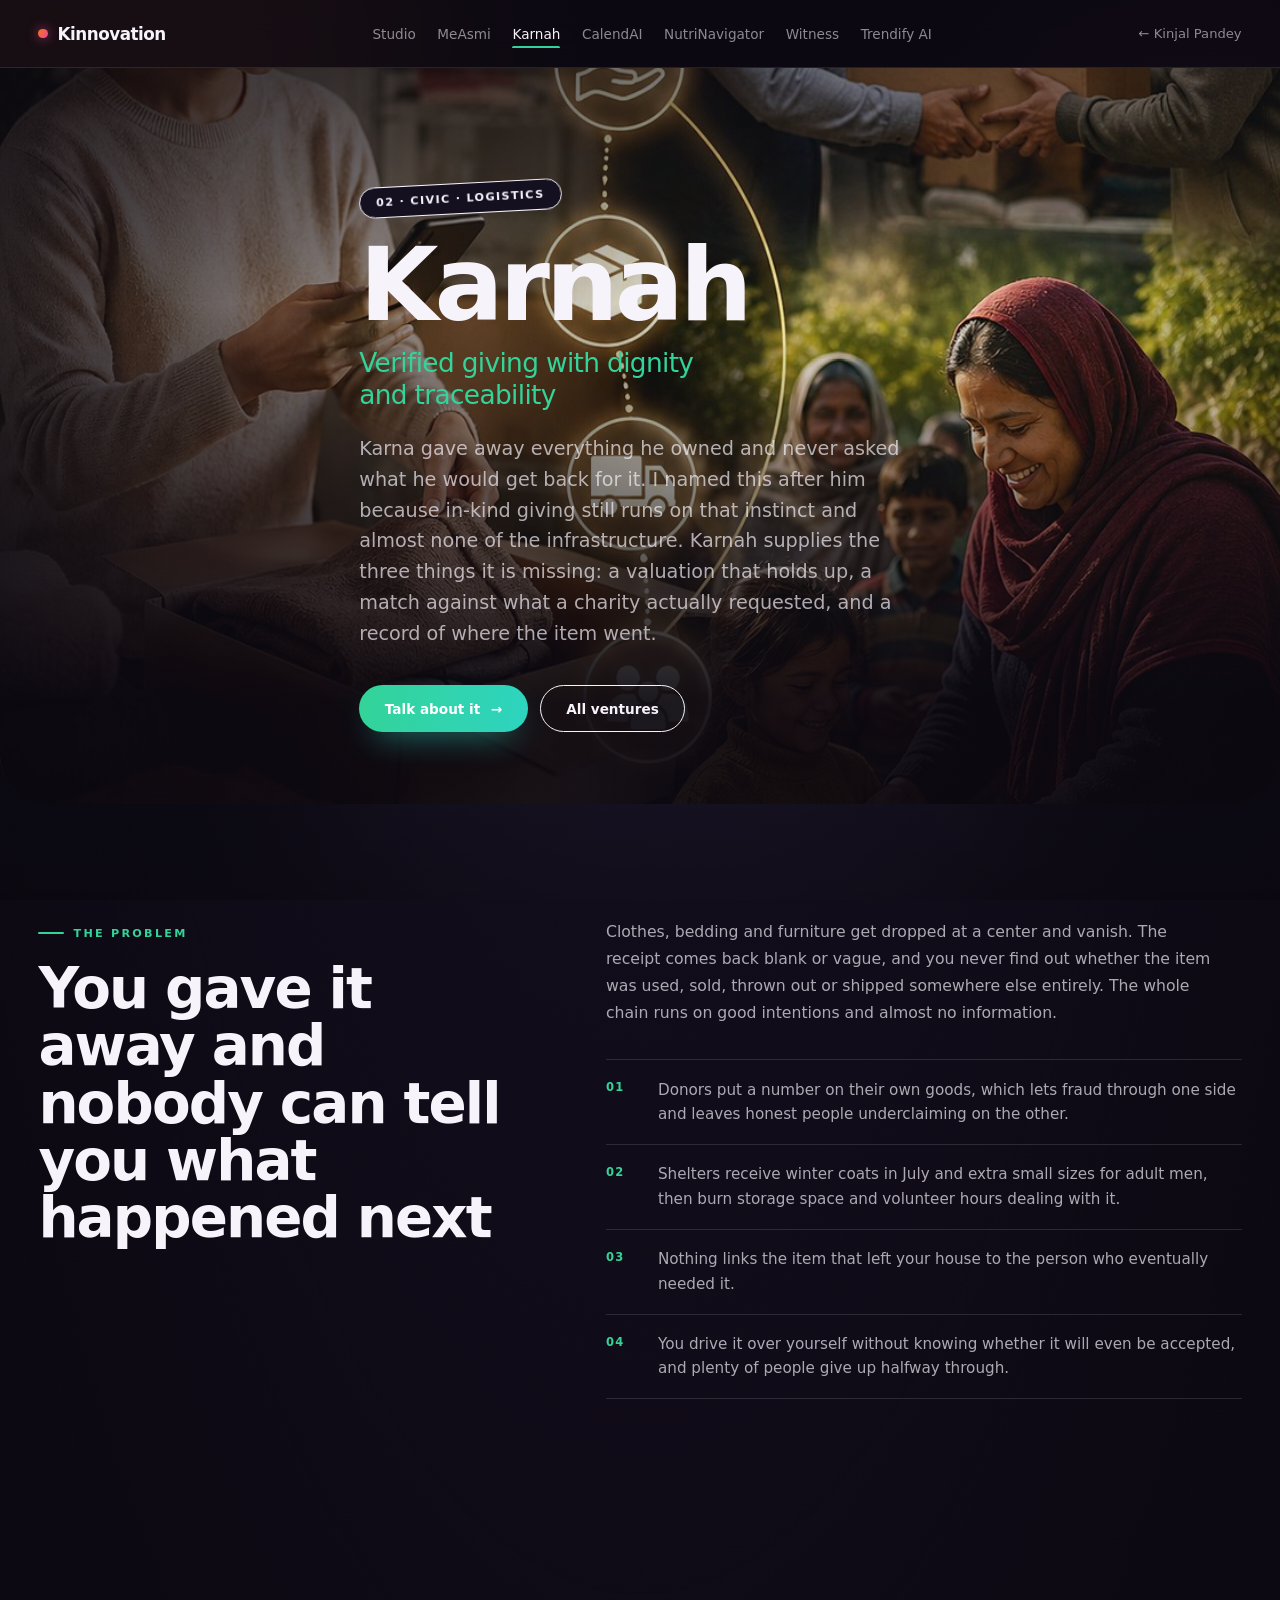
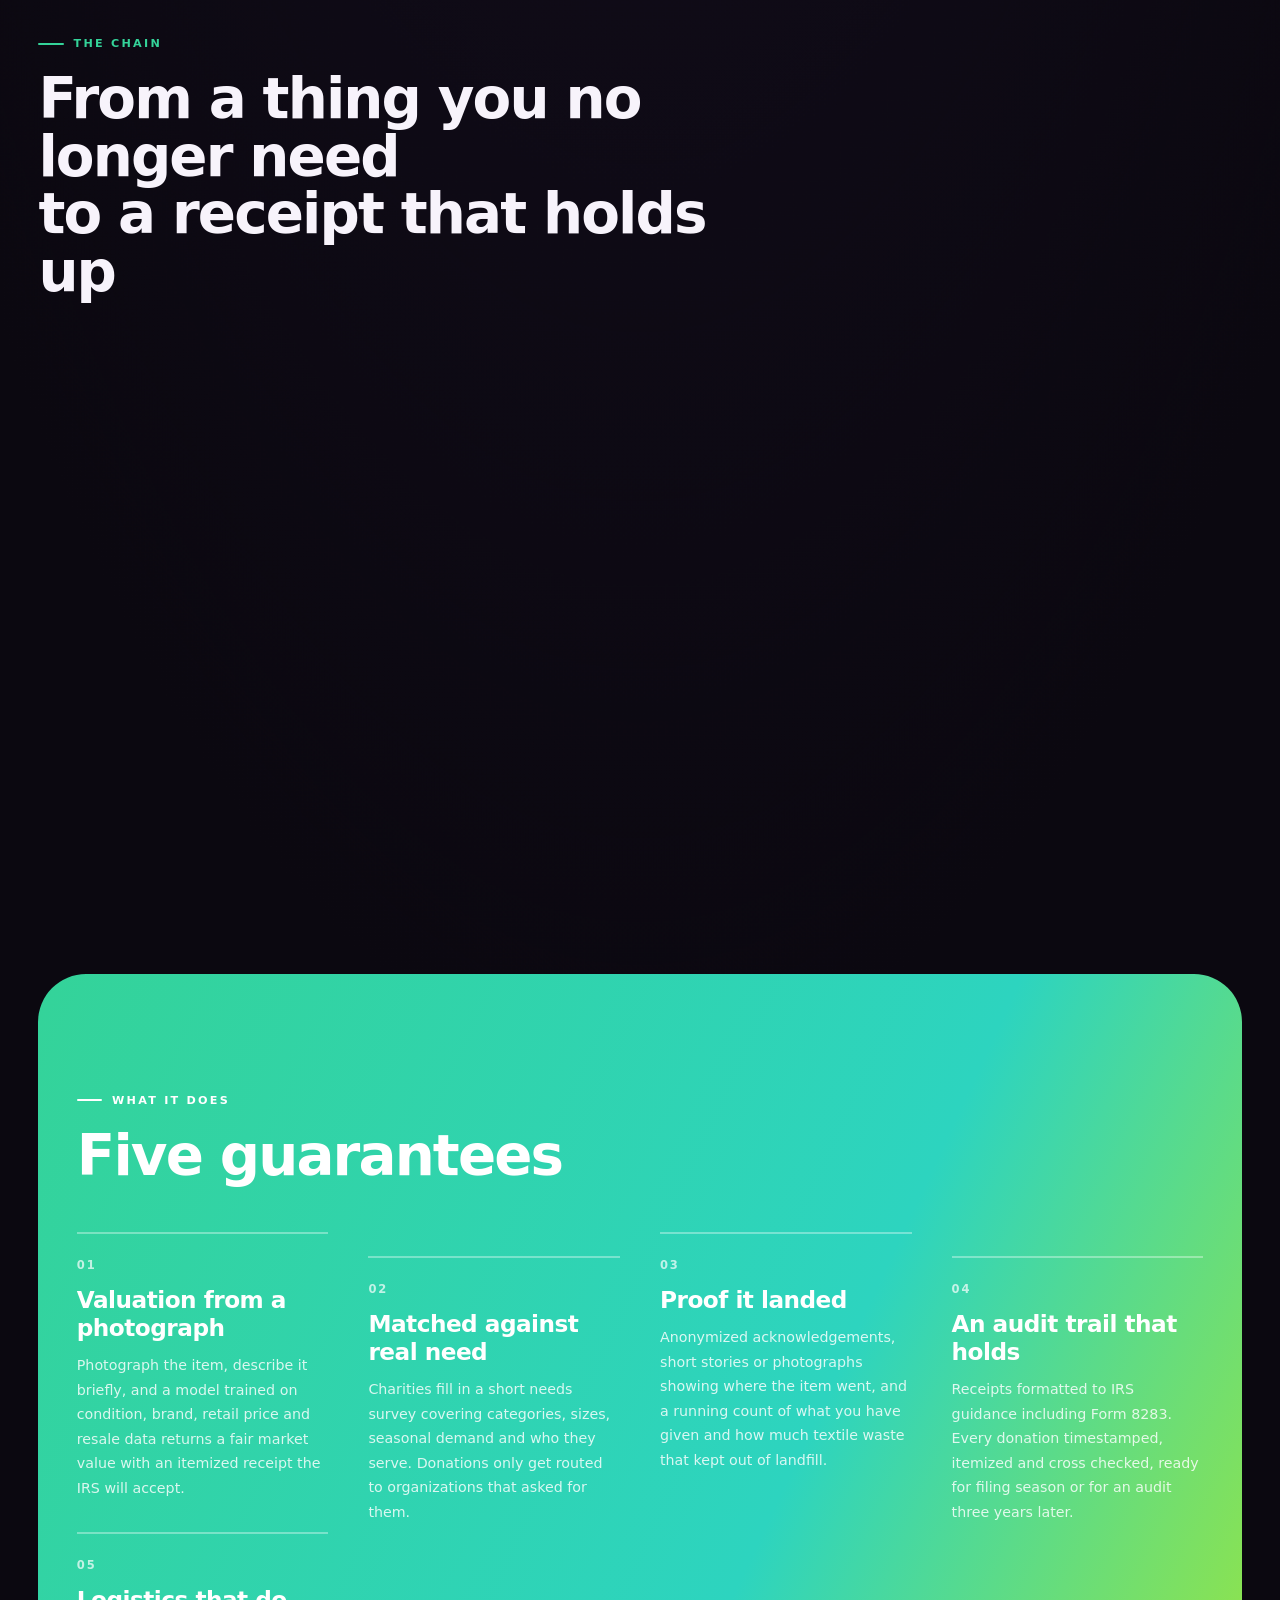
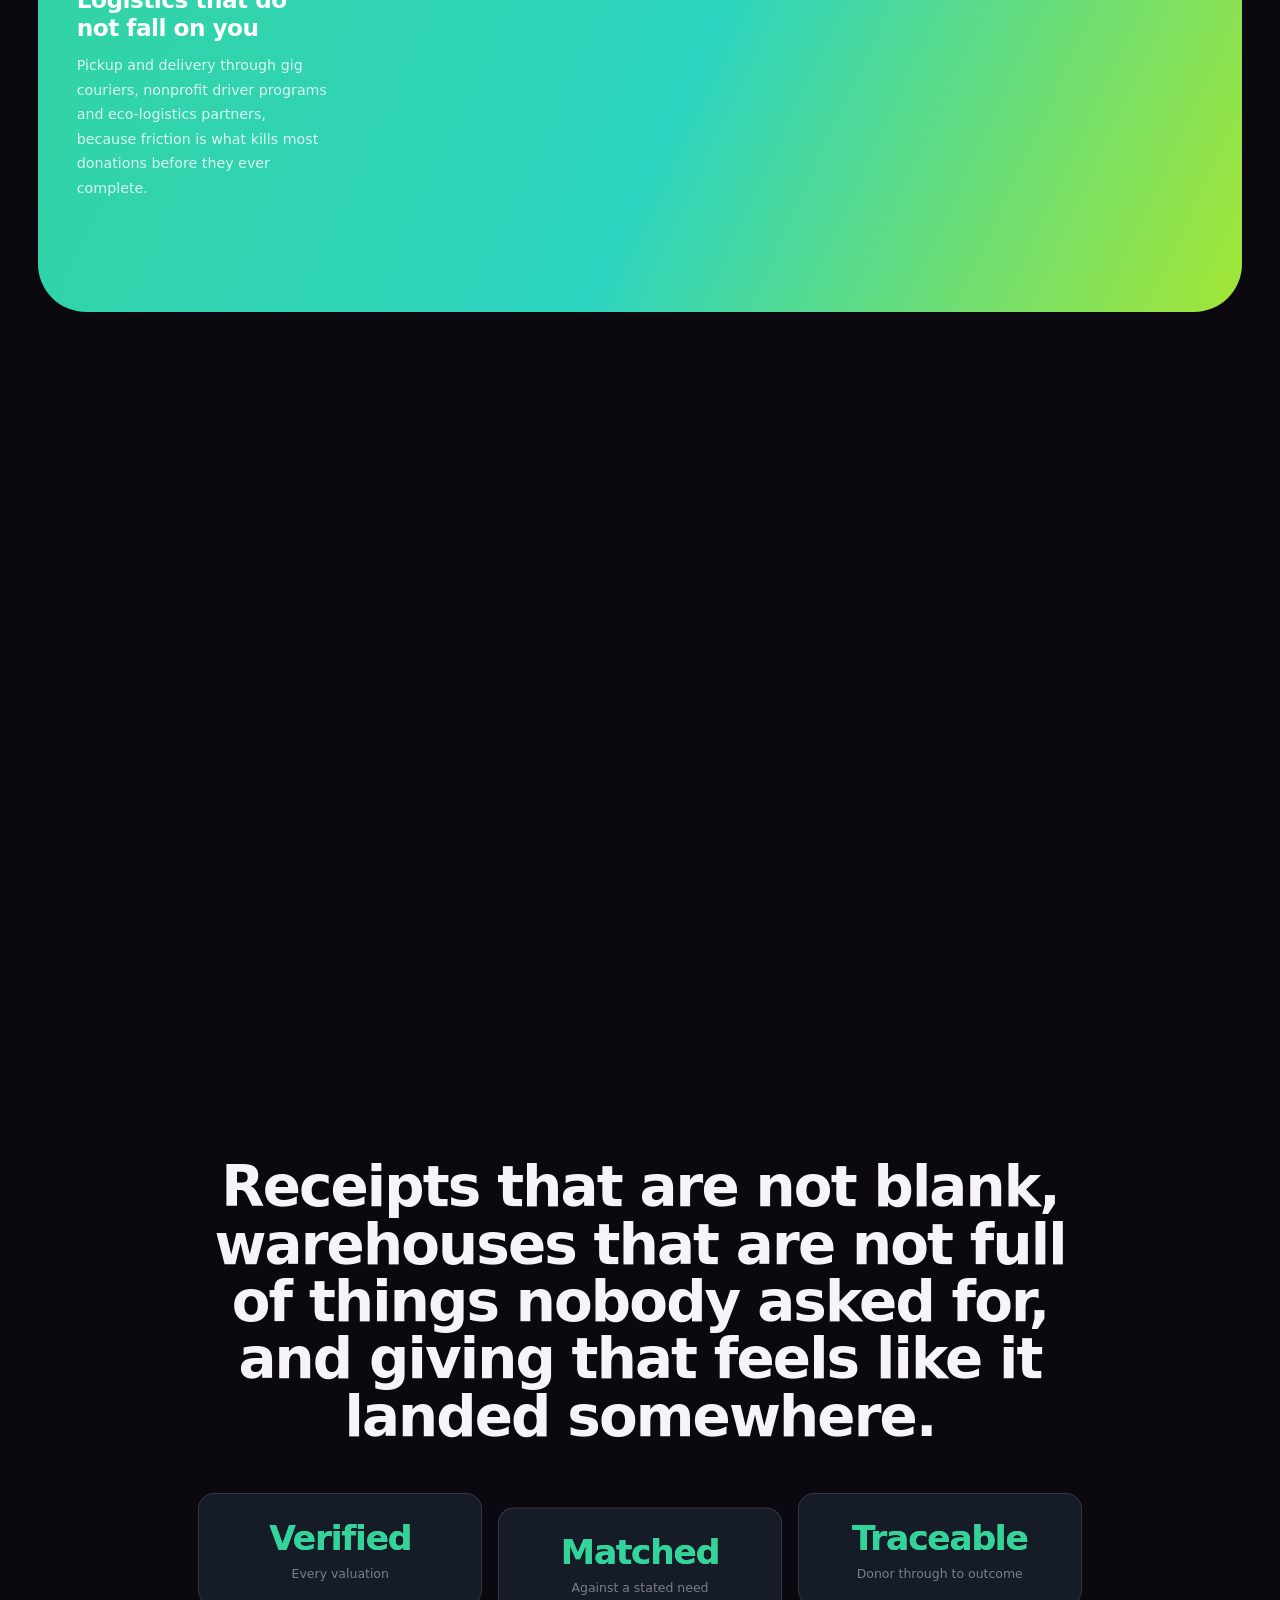
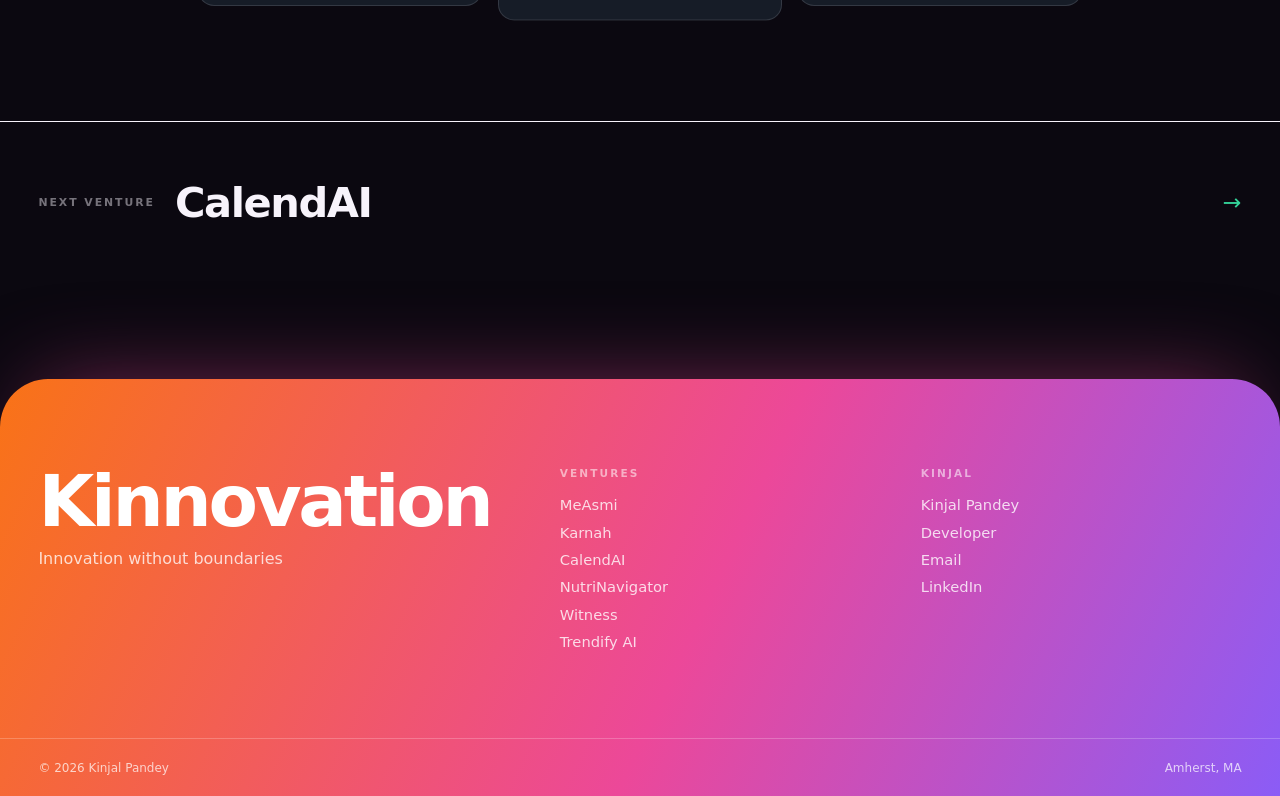
<file: karnah/index.html>
<!DOCTYPE html><html lang="en"><head>
  <meta charset="utf-8">
  <title>Karnah: a venture by Kinjal Pandey</title>
  <base href="/">
  <meta name="viewport" content="width=device-width, initial-scale=1">

  <!-- Per-route title, description, canonical and social tags are written by
       src/app/core/seo.ts. These are the defaults, and what a crawler sees
       before any JavaScript runs. -->
  <meta name="description" content="In-kind giving you can trace from your door to the person who needed it. Second place and $750 at UMass UPitch 2026. One of six ventures in the Kinnovation portfolio.">
  <meta name="author" content="Kinjal Pandey">
  <meta name="theme-color" content="#0b0810">
  <link rel="canonical" href="https://kinnovationgroup.com/karnah">

  <!-- Crawling. `max-image-preview:large` is what gets a photograph shown
       beside the result instead of a thumbnail. -->
  <meta name="robots" content="index, follow, max-image-preview:large, max-snippet:-1, max-video-preview:-1">

  <meta property="og:type" content="profile">
  <meta property="og:site_name" content="Kinjal Pandey">
  <meta property="og:title" content="Karnah: a venture by Kinjal Pandey">
  <meta property="og:description" content="In-kind giving you can trace from your door to the person who needed it. Second place and $750 at UMass UPitch 2026. One of six ventures in the Kinnovation portfolio.">
  <meta property="og:url" content="https://kinnovationgroup.com/karnah">
  <meta property="og:image" content="https://kinnovationgroup.com/img/tiles/tile-developer.jpg">
  <meta name="twitter:card" content="summary_large_image">

  <!-- ===================================================================
       Security

       GitHub Pages serves static files and cannot set response headers, so
       everything enforceable from the document itself is set here. The two
       that genuinely cannot be done this way: Strict-Transport-Security and
       X-Frame-Options: are covered by GitHub's "Enforce HTTPS" setting and
       by frame-ancestors below, which supersedes X-Frame-Options anyway.
       =================================================================== -->

  <!-- No plugins, no inline scripts, no framing, and connections limited to
       the three origins this site actually talks to. 'unsafe-inline' is
       present for styles only: Angular injects component styles inline. -->
  <meta http-equiv="Content-Security-Policy" content="
    default-src 'self';
    script-src 'self' 'sha256-VM2mZqyEQZoLzoTrp5EigFvzQ0+f1wSeBuoOn95WHCg=' 'sha256-8sGKvDKC8crv9OBcqEMvqrNDWlm1/80h7NJpJzqOnLI=';
    style-src 'self' 'unsafe-inline' https://fonts.googleapis.com;
    font-src 'self' https://fonts.gstatic.com;
    img-src 'self' data: blob:;
    connect-src 'self' https://api.github.com https://kinjal-assistant.kinjalpandey.workers.dev https://api.emailjs.com;
    frame-ancestors 'none';
    base-uri 'self';
    form-action 'none';
    object-src 'none';
    upgrade-insecure-requests
  ">

  <!-- Don't leak the full URL to third parties -->
  <meta name="referrer" content="strict-origin-when-cross-origin">

  <!-- Monogram, not Angular's default. SVG first for crisp rendering at any
       size, .ico as the fallback older browsers and Windows still ask for. -->
  <link rel="icon" href="favicon.svg" type="image/svg+xml">
  <link rel="icon" href="favicon.ico" sizes="48x48" type="image/x-icon">
  <link rel="apple-touch-icon" href="apple-touch-icon.png">
  <link rel="manifest" href="site.webmanifest">

  <link rel="preconnect" href="https://fonts.googleapis.com">
  <link rel="preconnect" href="https://fonts.gstatic.com" crossorigin="">
  <link href="https://fonts.googleapis.com/css2?family=Instrument+Serif:ital@0;1&amp;family=Inter:wght@300;400;500&amp;family=JetBrains+Mono:wght@300;400;500;700&amp;family=Space+Grotesk:wght@300;400;500;600;700&amp;family=Bodoni+Moda:ital,opsz,wght@0,6..96,400..900;1,6..96,400..900&amp;display=swap" rel="stylesheet">

  <!-- ===================================================================
       Structured data

       This is what tells Google that the site, the LinkedIn profile, the
       GitHub account and the arXiv paper are all the same person: which is
       the thing that decides whether a name search returns one strong result
       or several weak ones. `sameAs` does most of that work.
       =================================================================== -->
  <script type="application/ld+json">
  {
    "@context": "https://schema.org",
    "@graph": [
      {
        "@type": "Organization",
        "@id": "https://kinnovationgroup.com/#kinnovation",
        "name": "Kinnovation",
        "url": "https://kinnovationgroup.com/",
        "description": "A venture studio building where the evidence needed to fix a broken system already exists but sits in a thousand disconnected places.",
        "founder": { "@id": "https://kinjalpandey.com/#kinjal" },
        "email": "mailto:kinjalpandey18@gmail.com",
        "address": {
          "@type": "PostalAddress",
          "addressLocality": "Amherst",
          "addressRegion": "MA",
          "addressCountry": "US"
        }
      },
      {
        "@type": "Person",
        "@id": "https://kinjalpandey.com/#kinjal",
        "name": "Kinjal Pandey",
        "url": "https://kinjalpandey.com/",
        "sameAs": [
          "https://kinjalpandey.com/",
          "https://www.linkedin.com/in/kinjalpandey",
          "https://github.com/kinjalumass"
        ]
      },
      {
        "@type": "WebSite",
        "@id": "https://kinnovationgroup.com/#website",
        "url": "https://kinnovationgroup.com/",
        "name": "Kinnovation",
        "inLanguage": "en",
        "publisher": { "@id": "https://kinnovationgroup.com/#kinnovation" }
      }
    ]
  }
  </script>
<link rel="stylesheet" href="styles-R4CXDT6U.css"><meta property="og:image:alt" content="Karnah: a venture by Kinjal Pandey"><meta name="twitter:title" content="Karnah: a venture by Kinjal Pandey"><meta name="twitter:description" content="In-kind giving you can trace from your door to the person who needed it. Second place and $750 at UMass UPitch 2026. One of six ventures in the Kinnovation portfolio."><meta name="twitter:image" content="https://kinnovationgroup.com/img/tiles/tile-developer.jpg"><style ng-app-id="ng">@charset "UTF-8";[_nghost-ng-c3050790100]{--paper: #0b0810;--ink: #f7f3fb;position:relative;display:block;min-height:100dvh;background:radial-gradient(120% 80% at 50% 0%,#150f20,transparent 60%),var(--paper);color:var(--ink);font-family:var(--grotesk);overflow-x:hidden}.sky[_ngcontent-ng-c3050790100]{position:fixed;inset:0;z-index:0;pointer-events:none;overflow:hidden}.sky__blob[_ngcontent-ng-c3050790100]{position:absolute;border-radius:50%;filter:blur(120px);mix-blend-mode:screen;opacity:.5;will-change:transform}.sky__blob--1[_ngcontent-ng-c3050790100]{top:-20%;left:-14%;width:48vw;height:48vw;background:#ff8a4c;animation:_ngcontent-ng-c3050790100_float-a 28s var(--ease-io) infinite alternate}.sky__blob--2[_ngcontent-ng-c3050790100]{top:8%;right:-16%;width:44vw;height:44vw;background:#f472b6;animation:_ngcontent-ng-c3050790100_float-b 34s var(--ease-io) infinite alternate}.sky__blob--3[_ngcontent-ng-c3050790100]{bottom:-24%;left:26%;width:52vw;height:52vw;background:#a78bfa;animation:_ngcontent-ng-c3050790100_float-c 40s var(--ease-io) infinite alternate}@keyframes _ngcontent-ng-c3050790100_float-a{0%{transform:translateZ(0) scale(1)}to{transform:translate3d(9vw,7vh,0) scale(1.18)}}@keyframes _ngcontent-ng-c3050790100_float-b{0%{transform:translateZ(0) scale(1.12)}to{transform:translate3d(-8vw,11vh,0) scale(.94)}}@keyframes _ngcontent-ng-c3050790100_float-c{0%{transform:translateZ(0) scale(.94)}to{transform:translate3d(-11vw,-9vh,0) scale(1.22)}}.sky__grain[_ngcontent-ng-c3050790100]{position:absolute;inset:0;opacity:.22;mix-blend-mode:overlay;background-image:url("data:image/svg+xml,%3Csvg xmlns='http://www.w3.org/2000/svg'%3E%3Cfilter id='n'%3E%3CfeTurbulence type='fractalNoise' baseFrequency='0.85' numOctaves='3' stitchTiles='stitch'/%3E%3C/filter%3E%3Crect width='100%25' height='100%25' filter='url(%23n)' opacity='0.35'/%3E%3C/svg%3E")}.sky[_ngcontent-ng-c3050790100]:after{content:"";position:absolute;inset:0;background:linear-gradient(180deg,#0b081094,#0b0810c2 45%,#0b0810e6)}@media(prefers-reduced-motion:reduce){.sky__blob[_ngcontent-ng-c3050790100]{animation:none}}.nav[_ngcontent-ng-c3050790100]{position:sticky;top:0;z-index:60;display:flex;align-items:center;gap:1.5rem;height:4.25rem;padding:0 var(--gutter);background:#0b0810b8;-webkit-backdrop-filter:blur(20px);backdrop-filter:blur(20px);border-bottom:1px solid rgba(247,243,251,.1)}.nav__mark[_ngcontent-ng-c3050790100]{display:inline-flex;align-items:center;gap:.6rem;flex:none;font-size:1.05rem;font-weight:700;letter-spacing:-.03em}.nav__dot[_ngcontent-ng-c3050790100]{width:.6rem;height:.6rem;border-radius:50%;background:linear-gradient(120deg,#f97316,#ec4899);box-shadow:0 0 12px #ec4899b3}.nav__links[_ngcontent-ng-c3050790100]{display:flex;align-items:center;gap:1.35rem;margin:0 auto;overflow-x:auto;scrollbar-width:none}.nav__links[_ngcontent-ng-c3050790100]::-webkit-scrollbar{display:none}.nav__links[_ngcontent-ng-c3050790100]   a[_ngcontent-ng-c3050790100]{position:relative;flex:none;padding:.4rem 0;font-size:.85rem;font-weight:500;color:#f7f3fb8c;transition:color .3s}.nav__links[_ngcontent-ng-c3050790100]   a[_ngcontent-ng-c3050790100]:after{content:"";position:absolute;left:0;bottom:-.05rem;width:100%;height:2.5px;border-radius:3px;background:rgb(var(--hue, 234, 88, 12));transform:scaleX(0);transform-origin:left;transition:transform .45s var(--ease-out)}.nav__links[_ngcontent-ng-c3050790100]   a[_ngcontent-ng-c3050790100]:hover, .nav__links[_ngcontent-ng-c3050790100]   a.is-on[_ngcontent-ng-c3050790100]{color:var(--ink)}.nav__links[_ngcontent-ng-c3050790100]   a.is-on[_ngcontent-ng-c3050790100]:after{transform:scaleX(1)}.nav__back[_ngcontent-ng-c3050790100]{flex:none;font-size:.82rem;font-weight:500;color:#f7f3fb8c;transition:color .3s}.nav__back[_ngcontent-ng-c3050790100]:hover{color:var(--ink)}.foot[_ngcontent-ng-c3050790100]{position:relative;z-index:2;margin-top:clamp(3rem,8vw,6rem);color:#fff;background:linear-gradient(115deg,#f97316,#ec4899 55%,#8b5cf6);border-top-left-radius:clamp(1.5rem,4vw,3rem);border-top-right-radius:clamp(1.5rem,4vw,3rem);box-shadow:0 -30px 90px -40px #ec489980;overflow:hidden}.foot__inner[_ngcontent-ng-c3050790100]{display:grid;grid-template-columns:minmax(0,1.5fr) minmax(0,1fr) minmax(0,1fr);gap:2.5rem;max-width:84rem;margin:0 auto;padding:clamp(3rem,7vw,5.5rem) var(--gutter)}.foot__name[_ngcontent-ng-c3050790100]{font-size:clamp(2.25rem,6vw,4.5rem);font-weight:700;line-height:.95;letter-spacing:-.045em}.foot__promise[_ngcontent-ng-c3050790100]{margin-top:.9rem;max-width:26ch;font-size:1rem;font-weight:400;color:#ffffffc7}.foot__nav[_ngcontent-ng-c3050790100]{display:flex;flex-direction:column;gap:.65rem}.foot__nav[_ngcontent-ng-c3050790100]   a[_ngcontent-ng-c3050790100]{font-size:.92rem;font-weight:500;color:#fffc;transition:color .3s,transform .35s var(--ease-out)}.foot__nav[_ngcontent-ng-c3050790100]   a[_ngcontent-ng-c3050790100]:hover{color:#fff;transform:translate(.35rem)}.foot__label[_ngcontent-ng-c3050790100]{margin-bottom:.45rem;font-size:.66rem;font-weight:700;letter-spacing:.2em;text-transform:uppercase;color:#ffffff8c}.foot__base[_ngcontent-ng-c3050790100]{display:flex;align-items:center;justify-content:space-between;gap:1rem;max-width:84rem;margin:0 auto;padding:1.35rem var(--gutter);border-top:1px solid rgba(255,255,255,.22);font-size:.75rem;font-weight:500;color:#ffffffb8}@media(max-width:860px){.nav__links[_ngcontent-ng-c3050790100]{margin:0 0 0 auto;gap:1rem}.nav__back[_ngcontent-ng-c3050790100]{display:none}.foot__inner[_ngcontent-ng-c3050790100]{grid-template-columns:minmax(0,1fr);gap:2rem}}</style><style ng-app-id="ng">@charset "UTF-8";.hero[_ngcontent-ng-c826401474]{position:relative;display:flex;align-items:flex-end;min-height:min(88vh,46rem);padding:clamp(4rem,12vh,8rem) 0 clamp(3rem,8vh,5rem);overflow:hidden;border-bottom-left-radius:clamp(1.5rem,4vw,3rem);border-bottom-right-radius:clamp(1.5rem,4vw,3rem)}.hero__bg[_ngcontent-ng-c826401474]{position:absolute;inset:0;width:100%;height:100%;object-fit:cover;animation:_ngcontent-ng-c826401474_bloom 2.4s var(--ease-out) both}@keyframes _ngcontent-ng-c826401474_bloom{0%{transform:scale(1.12);opacity:0}to{transform:scale(1);opacity:1}}.hero[_ngcontent-ng-c826401474]:after{content:"";position:absolute;inset:0;background:linear-gradient(180deg,rgba(11,8,16,.5) 0%,transparent 32%,rgba(11,8,16,.92) 86%),linear-gradient(90deg,rgba(11,8,16,.8),transparent 62%)}.hero__inner[_ngcontent-ng-c826401474]{position:relative;z-index:1}.hero__sticker[_ngcontent-ng-c826401474]{animation:_ngcontent-ng-c826401474_pop .8s var(--ease-out) both}.hero__title[_ngcontent-ng-c826401474]{margin-top:1.5rem;animation:_ngcontent-ng-c826401474_lift 1s var(--ease-out) .1s both}.hero__tagline[_ngcontent-ng-c826401474]{margin-top:.9rem;max-width:22ch;font-size:clamp(1.1rem,2.2vw,1.65rem);font-weight:500;line-height:1.2;letter-spacing:-.025em;color:rgb(var(--v1));animation:_ngcontent-ng-c826401474_lift 1s var(--ease-out) .2s both}.hero__lede[_ngcontent-ng-c826401474]{margin-top:1.5rem;animation:_ngcontent-ng-c826401474_lift 1s var(--ease-out) .3s both}.hero__actions[_ngcontent-ng-c826401474]{display:flex;flex-wrap:wrap;gap:.75rem;margin-top:2.25rem;animation:_ngcontent-ng-c826401474_lift 1s var(--ease-out) .4s both}@keyframes _ngcontent-ng-c826401474_lift{0%{opacity:0;transform:translateY(1.75rem)}to{opacity:1;transform:none}}@keyframes _ngcontent-ng-c826401474_pop{0%{opacity:0;transform:rotate(-14deg) scale(.85)}to{opacity:1;transform:rotate(-3deg) scale(1)}}.problem__grid[_ngcontent-ng-c826401474]{display:grid;grid-template-columns:minmax(0,.92fr) minmax(0,1.18fr);gap:clamp(2rem,6vw,4.5rem);align-items:start}.problem__title[_ngcontent-ng-c826401474]{margin-top:1.25rem}.faults[_ngcontent-ng-c826401474]{margin:2rem 0 0;padding:0;list-style:none;counter-reset:fault}.faults[_ngcontent-ng-c826401474]   li[_ngcontent-ng-c826401474]{counter-increment:fault;position:relative;padding:1.1rem 0 1.1rem 3.25rem;border-top:1px solid var(--line);font-size:.95rem;line-height:1.6;color:var(--ink-2);transition:padding-left .4s var(--ease-out)}.faults[_ngcontent-ng-c826401474]   li[_ngcontent-ng-c826401474]:before{content:"0" counter(fault);position:absolute;left:0;top:1.15rem;font-size:.72rem;font-weight:700;letter-spacing:.1em;color:rgb(var(--v1))}.faults[_ngcontent-ng-c826401474]   li[_ngcontent-ng-c826401474]:hover{padding-left:3.9rem}.faults[_ngcontent-ng-c826401474]   li[_ngcontent-ng-c826401474]:last-child{border-bottom:1px solid var(--line)}.pipeline__head[_ngcontent-ng-c826401474]{max-width:46rem;margin-bottom:4rem}.pipeline__head[_ngcontent-ng-c826401474]   .ent-h2[_ngcontent-ng-c826401474]{margin-top:1.25rem}.chain[_ngcontent-ng-c826401474]{display:grid;grid-template-columns:repeat(5,minmax(0,1fr));gap:1.25rem;margin:0;padding:0;list-style:none}.link[_ngcontent-ng-c826401474]{position:relative;padding:1.5rem 1.25rem 1.75rem;border-radius:18px;border:1px solid var(--line);background:var(--paper-2);transition:transform .45s var(--ease-out),border-color .45s}.link[_ngcontent-ng-c826401474]:nth-child(2){transform:translateY(1.5rem)}.link[_ngcontent-ng-c826401474]:nth-child(3){transform:translateY(3rem)}.link[_ngcontent-ng-c826401474]:nth-child(4){transform:translateY(4.5rem)}.link[_ngcontent-ng-c826401474]:nth-child(5){transform:translateY(6rem)}.link[_ngcontent-ng-c826401474]:hover{border-color:rgb(var(--v1));box-shadow:6px 6px rgba(var(--v1),1)}.link__n[_ngcontent-ng-c826401474]{display:block;font-size:.74rem;font-weight:700;letter-spacing:.14em;color:rgb(var(--v1))}.link__bar[_ngcontent-ng-c826401474]{display:block;width:100%;height:3px;margin:.85rem 0 1.25rem;border-radius:3px;background:linear-gradient(90deg,rgb(var(--v1)),rgba(var(--v2),.2));transform:scaleX(0);transform-origin:left;transition:transform .9s var(--ease-out)}.link.is-in[_ngcontent-ng-c826401474]   .link__bar[_ngcontent-ng-c826401474]{transform:scaleX(1)}.link__title[_ngcontent-ng-c826401474]{margin-bottom:.6rem}.link__body[_ngcontent-ng-c826401474]{font-size:.87rem;line-height:1.6;color:var(--ink-2)}.thesis[_ngcontent-ng-c826401474]{max-width:46rem;margin:9rem 0 0;padding-left:clamp(1rem,3vw,2rem);border-left:3px solid rgb(var(--v1))}.thesis__text[_ngcontent-ng-c826401474]{font-size:clamp(1.25rem,2.5vw,1.85rem);line-height:1.35;color:var(--ink)}.feats-band[_ngcontent-ng-c826401474]{padding:clamp(4rem,9vw,7rem) 0;border-radius:clamp(1.5rem,4vw,3rem);margin:0 var(--gutter)}.feats-band__title[_ngcontent-ng-c826401474]{margin:1.25rem 0 3rem}.feats[_ngcontent-ng-c826401474]{display:grid;grid-template-columns:repeat(auto-fit,minmax(15rem,1fr));gap:2rem 2.5rem}.feat[_ngcontent-ng-c826401474]{padding-top:1.5rem;border-top:2px solid rgba(255,255,255,.35)}.feat[_ngcontent-ng-c826401474]:nth-child(2n){transform:translateY(1.5rem)}.feat__n[_ngcontent-ng-c826401474]{display:block;margin-bottom:.9rem;font-size:.72rem;font-weight:700;letter-spacing:.16em;color:#ffffffb3}.feat__body[_ngcontent-ng-c826401474]{margin-top:.7rem;font-size:.89rem}.who__head[_ngcontent-ng-c826401474]{max-width:42rem;margin-bottom:3rem}.who__head[_ngcontent-ng-c826401474]   .ent-h2[_ngcontent-ng-c826401474]{margin-top:1.25rem}.who__grid[_ngcontent-ng-c826401474]{display:grid;grid-template-columns:repeat(auto-fit,minmax(15rem,1fr));gap:1.25rem}.card[_ngcontent-ng-c826401474]{padding:clamp(1.5rem,3vw,2.25rem);border-radius:20px;border:1.5px solid var(--ink);background:var(--paper-2);transition:transform .45s var(--ease-out),box-shadow .45s var(--ease-out)}.card[_ngcontent-ng-c826401474]:nth-child(2){transform:rotate(-1deg) translateY(1rem)}.card[_ngcontent-ng-c826401474]:nth-child(3){transform:rotate(.8deg)}.card[_ngcontent-ng-c826401474]:hover{transform:translate(-3px,-3px) rotate(0);box-shadow:10px 10px rgba(var(--v1),1)}.card__title[_ngcontent-ng-c826401474]{font-size:1.1rem;font-weight:700;letter-spacing:-.02em;color:rgb(var(--v1))}.card__list[_ngcontent-ng-c826401474]{margin:1.5rem 0 0;padding:0;list-style:none}.card__list[_ngcontent-ng-c826401474]   li[_ngcontent-ng-c826401474]{position:relative;padding-left:1.6rem;font-size:.9rem;line-height:1.6;color:var(--ink-2)}.card__list[_ngcontent-ng-c826401474]   li[_ngcontent-ng-c826401474] + li[_ngcontent-ng-c826401474]{margin-top:.85rem}.card__list[_ngcontent-ng-c826401474]   li[_ngcontent-ng-c826401474]:before{content:"\2713";position:absolute;left:0;top:0;font-size:.82rem;font-weight:700;color:rgb(var(--v1))}.close__inner[_ngcontent-ng-c826401474]{text-align:center}.close__inner[_ngcontent-ng-c826401474]   .ent-h2[_ngcontent-ng-c826401474]{max-width:28ch;margin:0 auto}@media(max-width:1024px){.chain[_ngcontent-ng-c826401474]{grid-template-columns:repeat(2,minmax(0,1fr))}.link[_ngcontent-ng-c826401474]:nth-child(n){transform:none}.link[_ngcontent-ng-c826401474]:nth-child(2n){transform:translateY(1.5rem)}.thesis[_ngcontent-ng-c826401474]{margin-top:5rem}}@media(max-width:860px){.problem__grid[_ngcontent-ng-c826401474], .chain[_ngcontent-ng-c826401474]{grid-template-columns:minmax(0,1fr)}.link[_ngcontent-ng-c826401474]:nth-child(2n){transform:none}.feat[_ngcontent-ng-c826401474]:nth-child(2n){transform:none}.card[_ngcontent-ng-c826401474]:nth-child(2), .card[_ngcontent-ng-c826401474]:nth-child(3){transform:none}.thesis[_ngcontent-ng-c826401474]{margin-top:3.5rem}}</style></head>
<body><!--nghm--><script type="text/javascript" id="ng-event-dispatch-contract">(()=>{function p(t,n,r,o,e,i,f,m){return{eventType:t,event:n,targetElement:r,eic:o,timeStamp:e,eia:i,eirp:f,eiack:m}}function u(t){let n=[],r=e=>{n.push(e)};return{c:t,q:n,et:[],etc:[],d:r,h:e=>{r(p(e.type,e,e.target,t,Date.now()))}}}function s(t,n,r){for(let o=0;o<n.length;o++){let e=n[o];(r?t.etc:t.et).push(e),t.c.addEventListener(e,t.h,r)}}function c(t,n,r,o,e=window){let i=u(t);e._ejsas||(e._ejsas={}),e._ejsas[n]=i,s(i,r),s(i,o,!0)}window.__jsaction_bootstrap=c;})();
</script><script>window.__jsaction_bootstrap(document.body,"ng",["click"],[]);</script>
  <app-root ng-version="22.1.2" ngh="2" ng-server-context="ssg"><router-outlet></router-outlet><app-ent-shell _nghost-ng-c3050790100="" ngh="1"><div _ngcontent-ng-c3050790100="" aria-hidden="true" class="sky"><span _ngcontent-ng-c3050790100="" class="sky__blob sky__blob--1"></span><span _ngcontent-ng-c3050790100="" class="sky__blob sky__blob--2"></span><span _ngcontent-ng-c3050790100="" class="sky__blob sky__blob--3"></span><span _ngcontent-ng-c3050790100="" class="sky__grain"></span></div><header _ngcontent-ng-c3050790100="" class="nav"><a _ngcontent-ng-c3050790100="" class="nav__mark" href="/" jsaction="click:;"><span _ngcontent-ng-c3050790100="" aria-hidden="true" class="nav__dot"></span> Kinnovation </a><nav _ngcontent-ng-c3050790100="" aria-label="Ventures" class="nav__links"><a _ngcontent-ng-c3050790100="" routerlinkactive="is-on" href="/" class="" jsaction="click:;"> Studio </a><a _ngcontent-ng-c3050790100="" routerlinkactive="is-on" style="--hue: 56, 189, 248;" href="/measmi" class="" jsaction="click:;"> MeAsmi </a><a _ngcontent-ng-c3050790100="" routerlinkactive="is-on" style="--hue: 52, 211, 153;" href="/karnah" class="is-on" jsaction="click:;"> Karnah </a><a _ngcontent-ng-c3050790100="" routerlinkactive="is-on" style="--hue: 167, 139, 250;" href="/calendai" class="" jsaction="click:;"> CalendAI </a><a _ngcontent-ng-c3050790100="" routerlinkactive="is-on" style="--hue: 251, 146, 60;" href="/nutri-navigator" class="" jsaction="click:;"> NutriNavigator </a><a _ngcontent-ng-c3050790100="" routerlinkactive="is-on" style="--hue: 148, 163, 184;" href="/witness-platform" class="" jsaction="click:;"> Witness </a><a _ngcontent-ng-c3050790100="" routerlinkactive="is-on" style="--hue: 244, 114, 182;" href="/trendify" class="" jsaction="click:;"> Trendify AI </a><!----></nav><a _ngcontent-ng-c3050790100="" class="nav__back" href="https://kinjalpandey.com/"><span _ngcontent-ng-c3050790100="" aria-hidden="true">←</span> Kinjal Pandey </a><!----><!----></header><router-outlet _ngcontent-ng-c3050790100=""></router-outlet><app-karnah _nghost-ng-c826401474="" ngh="0"><div _ngcontent-ng-c826401474="" class="ent-page" style="--v1: 52, 211, 153; --v2: 45, 212, 191; --v3: 163, 230, 53;"><section _ngcontent-ng-c826401474="" class="hero"><img _ngcontent-ng-c826401474="" alt="" class="hero__bg" src="img/ventures/karnah.jpg"><div _ngcontent-ng-c826401474="" class="ent-wrap hero__inner"><span _ngcontent-ng-c826401474="" class="ent-sticker hero__sticker">02 · Civic · Logistics</span><h1 _ngcontent-ng-c826401474="" class="ent-h1 hero__title">Karnah</h1><p _ngcontent-ng-c826401474="" class="hero__tagline">Verified giving with dignity and traceability</p><p _ngcontent-ng-c826401474="" class="ent-lede hero__lede">Karna gave away everything he owned and never asked what he would get back for it. I named this after him because in-kind giving still runs on that instinct and almost none of the infrastructure. Karnah supplies the three things it is missing: a valuation that holds up, a match against what a charity actually requested, and a record of where the item went.</p><div _ngcontent-ng-c826401474="" class="hero__actions"><a _ngcontent-ng-c826401474="" href="mailto:kinjalpandey18@gmail.com" class="ent-btn ent-btn--solid"> Talk about it <span _ngcontent-ng-c826401474="" aria-hidden="true">→</span></a><a _ngcontent-ng-c826401474="" routerlink="/entrepreneur" class="ent-btn ent-btn--ghost" href="/entrepreneur" jsaction="click:;">All ventures</a></div></div></section><section _ngcontent-ng-c826401474="" class="ent-section problem"><div _ngcontent-ng-c826401474="" class="ent-wrap problem__grid"><div _ngcontent-ng-c826401474="" appreveal="" class="reveal"><span _ngcontent-ng-c826401474="" class="ent-eyebrow">The problem</span><h2 _ngcontent-ng-c826401474="" class="ent-h2 problem__title">You gave it away and nobody can tell you what happened next</h2></div><div _ngcontent-ng-c826401474="" appreveal="" class="reveal"><p _ngcontent-ng-c826401474="" class="ent-body problem__lead">Clothes, bedding and furniture get dropped at a center and vanish. The receipt comes back blank or vague, and you never find out whether the item was used, sold, thrown out or shipped somewhere else entirely. The whole chain runs on good intentions and almost no information.</p><ul _ngcontent-ng-c826401474="" class="faults"><li _ngcontent-ng-c826401474="">Donors put a number on their own goods, which lets fraud through one side and leaves honest people underclaiming on the other.</li><li _ngcontent-ng-c826401474="">Shelters receive winter coats in July and extra small sizes for adult men, then burn storage space and volunteer hours dealing with it.</li><li _ngcontent-ng-c826401474="">Nothing links the item that left your house to the person who eventually needed it.</li><li _ngcontent-ng-c826401474="">You drive it over yourself without knowing whether it will even be accepted, and plenty of people give up halfway through.</li><!----></ul></div></div></section><section _ngcontent-ng-c826401474="" class="ent-section pipeline"><div _ngcontent-ng-c826401474="" class="ent-wrap"><header _ngcontent-ng-c826401474="" appreveal="" class="pipeline__head reveal"><span _ngcontent-ng-c826401474="" class="ent-eyebrow">The chain</span><h2 _ngcontent-ng-c826401474="" class="ent-h2">From a thing you no longer need<br _ngcontent-ng-c826401474="">to a receipt that holds up</h2></header><ol _ngcontent-ng-c826401474="" class="chain"><li _ngcontent-ng-c826401474="" appreveal="" class="link reveal"><span _ngcontent-ng-c826401474="" class="link__n">01</span><span _ngcontent-ng-c826401474="" aria-hidden="true" class="link__bar"></span><h3 _ngcontent-ng-c826401474="" class="ent-h3 link__title">List</h3><p _ngcontent-ng-c826401474="" class="link__body">Photograph the item. Condition and fair market value are assessed for you.</p></li><li _ngcontent-ng-c826401474="" appreveal="" class="link reveal"><span _ngcontent-ng-c826401474="" class="link__n">02</span><span _ngcontent-ng-c826401474="" aria-hidden="true" class="link__bar"></span><h3 _ngcontent-ng-c826401474="" class="ent-h3 link__title">Match</h3><p _ngcontent-ng-c826401474="" class="link__body">It is offered only to charities whose stated need it satisfies.</p></li><li _ngcontent-ng-c826401474="" appreveal="" class="link reveal"><span _ngcontent-ng-c826401474="" class="link__n">03</span><span _ngcontent-ng-c826401474="" aria-hidden="true" class="link__bar"></span><h3 _ngcontent-ng-c826401474="" class="ent-h3 link__title">Collect</h3><p _ngcontent-ng-c826401474="" class="link__body">A local partner books the pickup. Nothing gets transported on spec.</p></li><li _ngcontent-ng-c826401474="" appreveal="" class="link reveal"><span _ngcontent-ng-c826401474="" class="link__n">04</span><span _ngcontent-ng-c826401474="" aria-hidden="true" class="link__bar"></span><h3 _ngcontent-ng-c826401474="" class="ent-h3 link__title">Deliver</h3><p _ngcontent-ng-c826401474="" class="link__body">Custody is logged at handover, which is where the current chain goes dark.</p></li><li _ngcontent-ng-c826401474="" appreveal="" class="link reveal"><span _ngcontent-ng-c826401474="" class="link__n">05</span><span _ngcontent-ng-c826401474="" aria-hidden="true" class="link__bar"></span><h3 _ngcontent-ng-c826401474="" class="ent-h3 link__title">Prove</h3><p _ngcontent-ng-c826401474="" class="link__body">An itemized receipt ready for Form 8283, and a record of the impact.</p></li><!----></ol><blockquote _ngcontent-ng-c826401474="" appreveal="" class="thesis reveal"><p _ngcontent-ng-c826401474="" class="ent-serif thesis__text">Verified, matched, traceable, compliant, dignified. Five things a donation should be, and the system we have guarantees none of them.</p></blockquote></div></section><section _ngcontent-ng-c826401474="" class="ent-block feats-band"><div _ngcontent-ng-c826401474="" class="ent-wrap"><header _ngcontent-ng-c826401474="" appreveal="" class="reveal"><span _ngcontent-ng-c826401474="" class="ent-eyebrow">What it does</span><h2 _ngcontent-ng-c826401474="" class="ent-h2 feats-band__title">Five guarantees</h2></header><div _ngcontent-ng-c826401474="" class="feats"><article _ngcontent-ng-c826401474="" appreveal="" class="feat reveal"><span _ngcontent-ng-c826401474="" class="feat__n">01</span><h3 _ngcontent-ng-c826401474="" class="ent-h3">Valuation from a photograph</h3><p _ngcontent-ng-c826401474="" class="ent-body feat__body">Photograph the item, describe it briefly, and a model trained on condition, brand, retail price and resale data returns a fair market value with an itemized receipt the IRS will accept.</p></article><article _ngcontent-ng-c826401474="" appreveal="" class="feat reveal"><span _ngcontent-ng-c826401474="" class="feat__n">02</span><h3 _ngcontent-ng-c826401474="" class="ent-h3">Matched against real need</h3><p _ngcontent-ng-c826401474="" class="ent-body feat__body">Charities fill in a short needs survey covering categories, sizes, seasonal demand and who they serve. Donations only get routed to organizations that asked for them.</p></article><article _ngcontent-ng-c826401474="" appreveal="" class="feat reveal"><span _ngcontent-ng-c826401474="" class="feat__n">03</span><h3 _ngcontent-ng-c826401474="" class="ent-h3">Proof it landed</h3><p _ngcontent-ng-c826401474="" class="ent-body feat__body">Anonymized acknowledgements, short stories or photographs showing where the item went, and a running count of what you have given and how much textile waste that kept out of landfill.</p></article><article _ngcontent-ng-c826401474="" appreveal="" class="feat reveal"><span _ngcontent-ng-c826401474="" class="feat__n">04</span><h3 _ngcontent-ng-c826401474="" class="ent-h3">An audit trail that holds</h3><p _ngcontent-ng-c826401474="" class="ent-body feat__body">Receipts formatted to IRS guidance including Form 8283. Every donation timestamped, itemized and cross checked, ready for filing season or for an audit three years later.</p></article><article _ngcontent-ng-c826401474="" appreveal="" class="feat reveal"><span _ngcontent-ng-c826401474="" class="feat__n">05</span><h3 _ngcontent-ng-c826401474="" class="ent-h3">Logistics that do not fall on you</h3><p _ngcontent-ng-c826401474="" class="ent-body feat__body">Pickup and delivery through gig couriers, nonprofit driver programs and eco-logistics partners, because friction is what kills most donations before they ever complete.</p></article><!----></div></div></section><section _ngcontent-ng-c826401474="" class="ent-section who"><div _ngcontent-ng-c826401474="" class="ent-wrap"><header _ngcontent-ng-c826401474="" appreveal="" class="who__head reveal"><span _ngcontent-ng-c826401474="" class="ent-eyebrow">Who benefits</span><h2 _ngcontent-ng-c826401474="" class="ent-h2">Everyone in the chain, or it does not work</h2></header><div _ngcontent-ng-c826401474="" class="who__grid"><article _ngcontent-ng-c826401474="" appreveal="" class="card reveal"><h3 _ngcontent-ng-c826401474="" class="card__title">For donors</h3><ul _ngcontent-ng-c826401474="" class="card__list"><li _ngcontent-ng-c826401474="">It goes where somebody asked for it</li><li _ngcontent-ng-c826401474="">A valuation that survives an audit</li><li _ngcontent-ng-c826401474="">You find out what it did</li><li _ngcontent-ng-c826401474="">Somebody else handles the driving</li><!----></ul></article><article _ngcontent-ng-c826401474="" appreveal="" class="card reveal"><h3 _ngcontent-ng-c826401474="" class="card__title">For charities</h3><ul _ngcontent-ng-c826401474="" class="card__list"><li _ngcontent-ng-c826401474="">Only what you actually requested</li><li _ngcontent-ng-c826401474="">Storage stops filling with the wrong sizes</li><li _ngcontent-ng-c826401474="">Needs communicated before the van arrives</li><li _ngcontent-ng-c826401474="">Intake you can plan around</li><!----></ul></article><article _ngcontent-ng-c826401474="" appreveal="" class="card reveal"><h3 _ngcontent-ng-c826401474="" class="card__title">For everyone else</h3><ul _ngcontent-ng-c826401474="" class="card__list"><li _ngcontent-ng-c826401474="">Usable goods stay out of landfill</li><li _ngcontent-ng-c826401474="">Far less room for inflated deductions</li><li _ngcontent-ng-c826401474="">Donations that finish instead of stalling</li><li _ngcontent-ng-c826401474="">Trust that builds on itself</li><!----></ul></article><!----></div></div></section><section _ngcontent-ng-c826401474="" class="ent-section close"><div _ngcontent-ng-c826401474="" appreveal="" class="ent-wrap ent-wrap--tight close__inner reveal"><h2 _ngcontent-ng-c826401474="" class="ent-h2">Receipts that are not blank, warehouses that are not full of things nobody asked for, and giving that feels like it landed somewhere.</h2><dl _ngcontent-ng-c826401474="" class="ent-metrics"><div _ngcontent-ng-c826401474="" class="ent-metric"><dt _ngcontent-ng-c826401474="" class="ent-metric__value ent-grad">Verified</dt><dd _ngcontent-ng-c826401474="" class="ent-metric__label">Every valuation</dd></div><div _ngcontent-ng-c826401474="" class="ent-metric"><dt _ngcontent-ng-c826401474="" class="ent-metric__value ent-grad">Matched</dt><dd _ngcontent-ng-c826401474="" class="ent-metric__label">Against a stated need</dd></div><div _ngcontent-ng-c826401474="" class="ent-metric"><dt _ngcontent-ng-c826401474="" class="ent-metric__value ent-grad">Traceable</dt><dd _ngcontent-ng-c826401474="" class="ent-metric__label">Donor through to outcome</dd></div><!----></dl></div></section><nav _ngcontent-ng-c826401474="" class="ent-next"><a _ngcontent-ng-c826401474="" class="ent-wrap ent-next__link" href="/entrepreneur/calendai" jsaction="click:;"><span _ngcontent-ng-c826401474="" class="ent-next__label">Next venture</span><span _ngcontent-ng-c826401474="" class="ent-next__name">CalendAI</span><span _ngcontent-ng-c826401474="" aria-hidden="true" class="ent-next__arrow">→</span></a></nav></div></app-karnah><!----><footer _ngcontent-ng-c3050790100="" class="foot"><div _ngcontent-ng-c3050790100="" class="foot__inner"><div _ngcontent-ng-c3050790100="" class="foot__brand"><h2 _ngcontent-ng-c3050790100="" class="foot__name">Kinnovation</h2><p _ngcontent-ng-c3050790100="" class="foot__promise">Innovation without boundaries</p></div><nav _ngcontent-ng-c3050790100="" aria-label="Footer" class="foot__nav"><span _ngcontent-ng-c3050790100="" class="foot__label">Ventures</span><a _ngcontent-ng-c3050790100="" href="/measmi" jsaction="click:;">MeAsmi</a><a _ngcontent-ng-c3050790100="" href="/karnah" jsaction="click:;">Karnah</a><a _ngcontent-ng-c3050790100="" href="/calendai" jsaction="click:;">CalendAI</a><a _ngcontent-ng-c3050790100="" href="/nutri-navigator" jsaction="click:;">NutriNavigator</a><a _ngcontent-ng-c3050790100="" href="/witness-platform" jsaction="click:;">Witness</a><a _ngcontent-ng-c3050790100="" href="/trendify" jsaction="click:;">Trendify AI</a><!----></nav><nav _ngcontent-ng-c3050790100="" aria-label="Elsewhere" class="foot__nav"><span _ngcontent-ng-c3050790100="" class="foot__label">Kinjal</span><a _ngcontent-ng-c3050790100="" href="https://kinjalpandey.com/">Kinjal Pandey</a><!----><!----><a _ngcontent-ng-c3050790100="" href="https://kinjalpandey.com/developer">Developer</a><!----><!----><a _ngcontent-ng-c3050790100="" href="mailto:kinjalpandey18@gmail.com">Email</a><a _ngcontent-ng-c3050790100="" href="https://www.linkedin.com/in/kinjalpandey" target="_blank" rel="noopener">LinkedIn</a></nav></div><div _ngcontent-ng-c3050790100="" class="foot__base"><span _ngcontent-ng-c3050790100="">© 2026 Kinjal Pandey</span><span _ngcontent-ng-c3050790100="">Amherst, MA</span></div></footer></app-ent-shell><!----></app-root>
<link rel="modulepreload" href="chunk-CQFORIAJ.js"><script src="main-H6GKQAD5.js" type="module"></script>
<link rel="modulepreload" href="chunk-LPSC7NBF.js">


<script id="ng-state" type="application/json">{"__nghData__":[{"t":{"31":"t3","43":"t4","56":"t5","66":"t6","73":"t8"},"c":{"31":[{"i":"t3","r":1,"x":4}],"43":[{"i":"t4","r":1,"x":5}],"56":[{"i":"t5","r":1,"x":5}],"66":[{"i":"t6","r":1,"t":{"5":"t7"},"c":{"5":[{"i":"t7","r":1,"x":4}]},"x":3}],"73":[{"i":"t8","r":1,"x":3}]}},{"t":{"13":"t0","14":"t1","15":"t2","28":"t9","32":"t10","33":"t11","34":"t12","35":"t13"},"c":{"13":[{"i":"t0","r":1,"x":6}],"14":[{"i":"t1","r":1}],"15":[],"16":[{"i":"c826401474","r":1}],"28":[{"i":"t9","r":1,"x":6}],"32":[{"i":"t10","r":1}],"33":[],"34":[{"i":"t12","r":1}],"35":[]}},{"c":{"0":[{"i":"c3050790100","r":1}]}}]}</script></body></html>
</file>
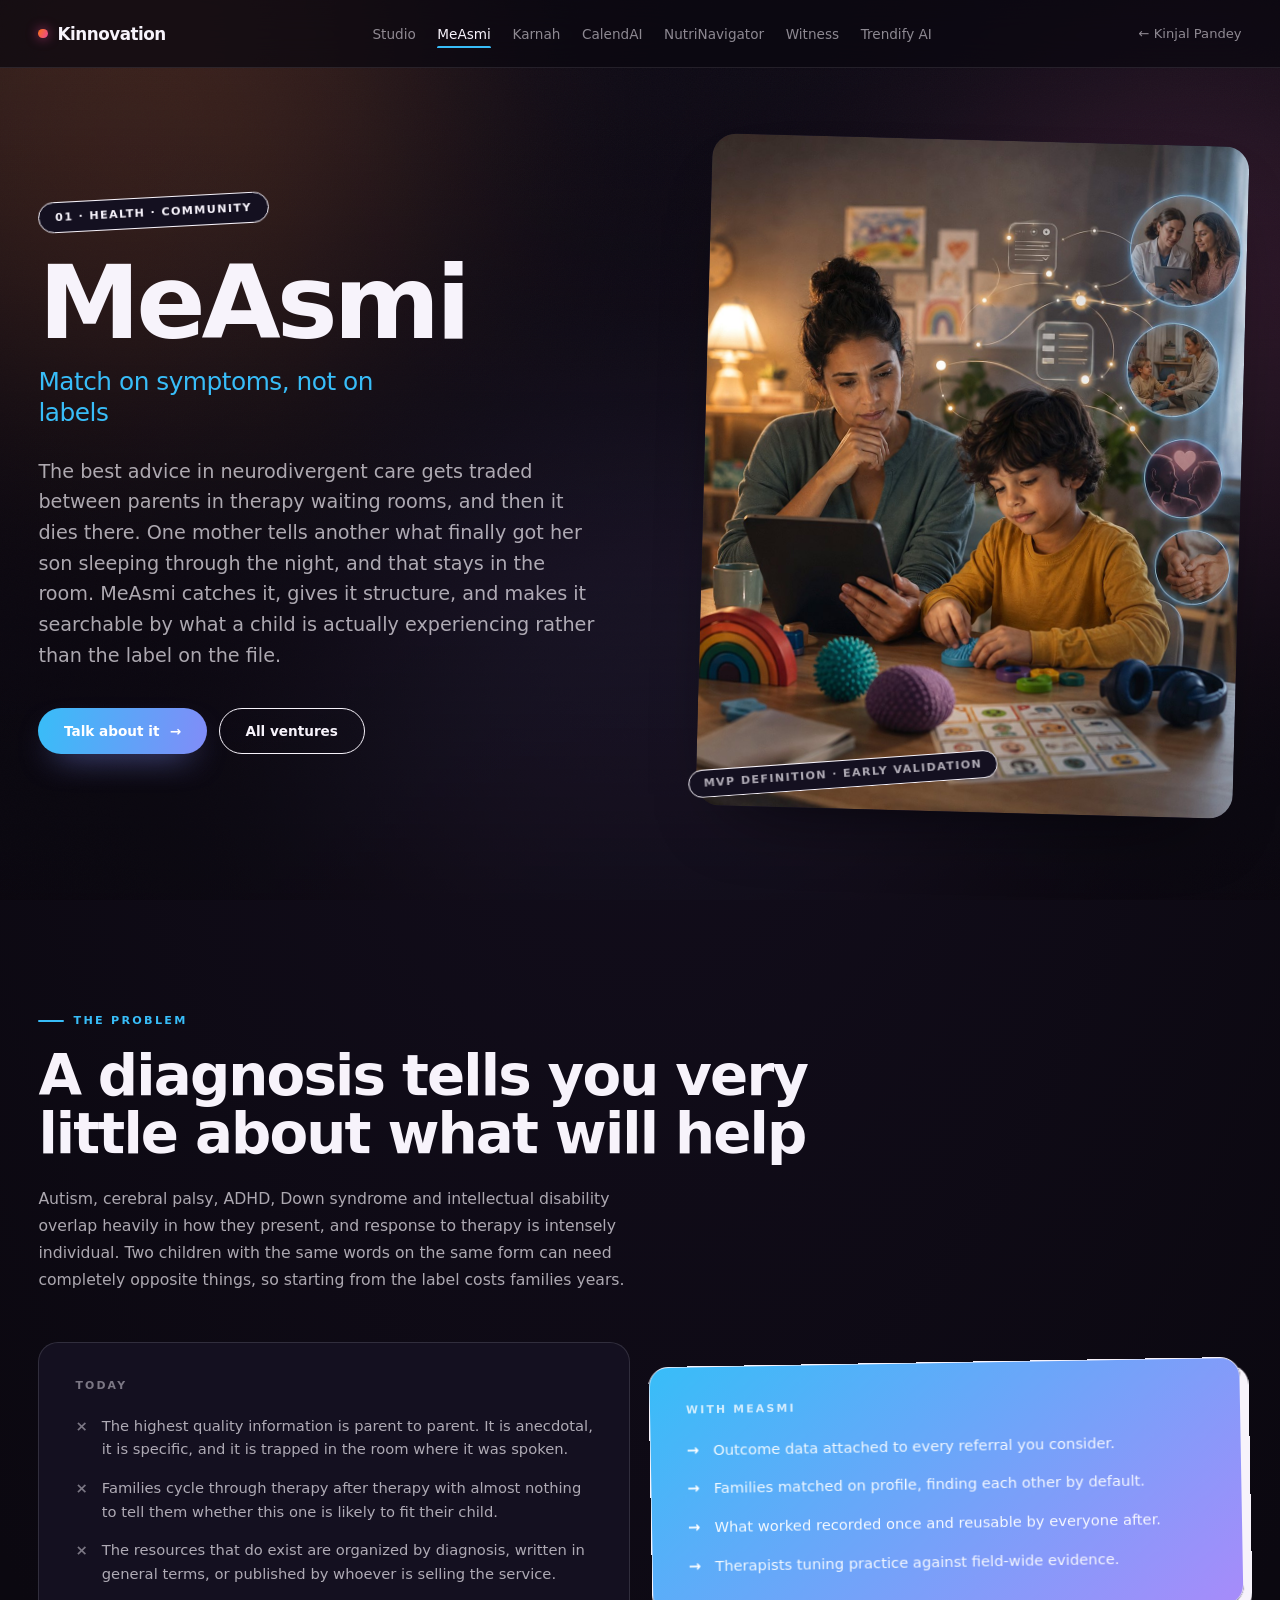
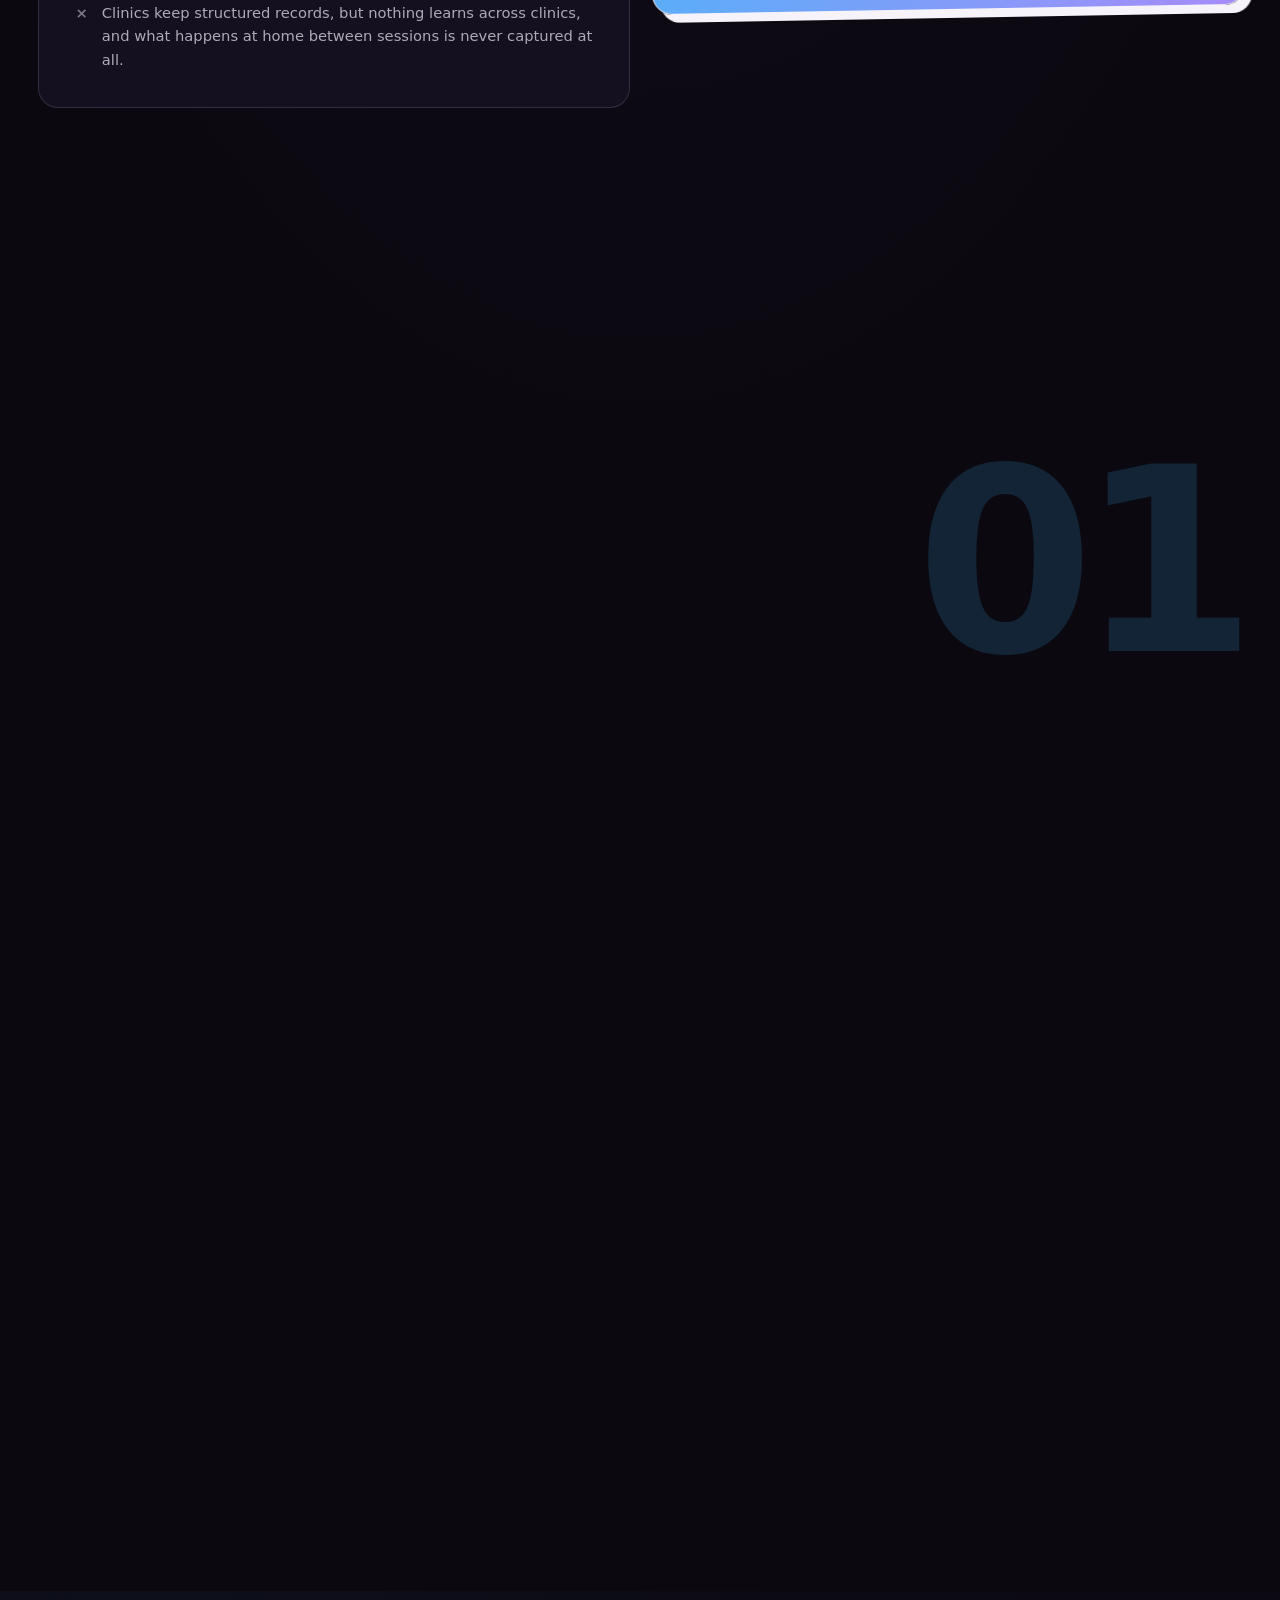
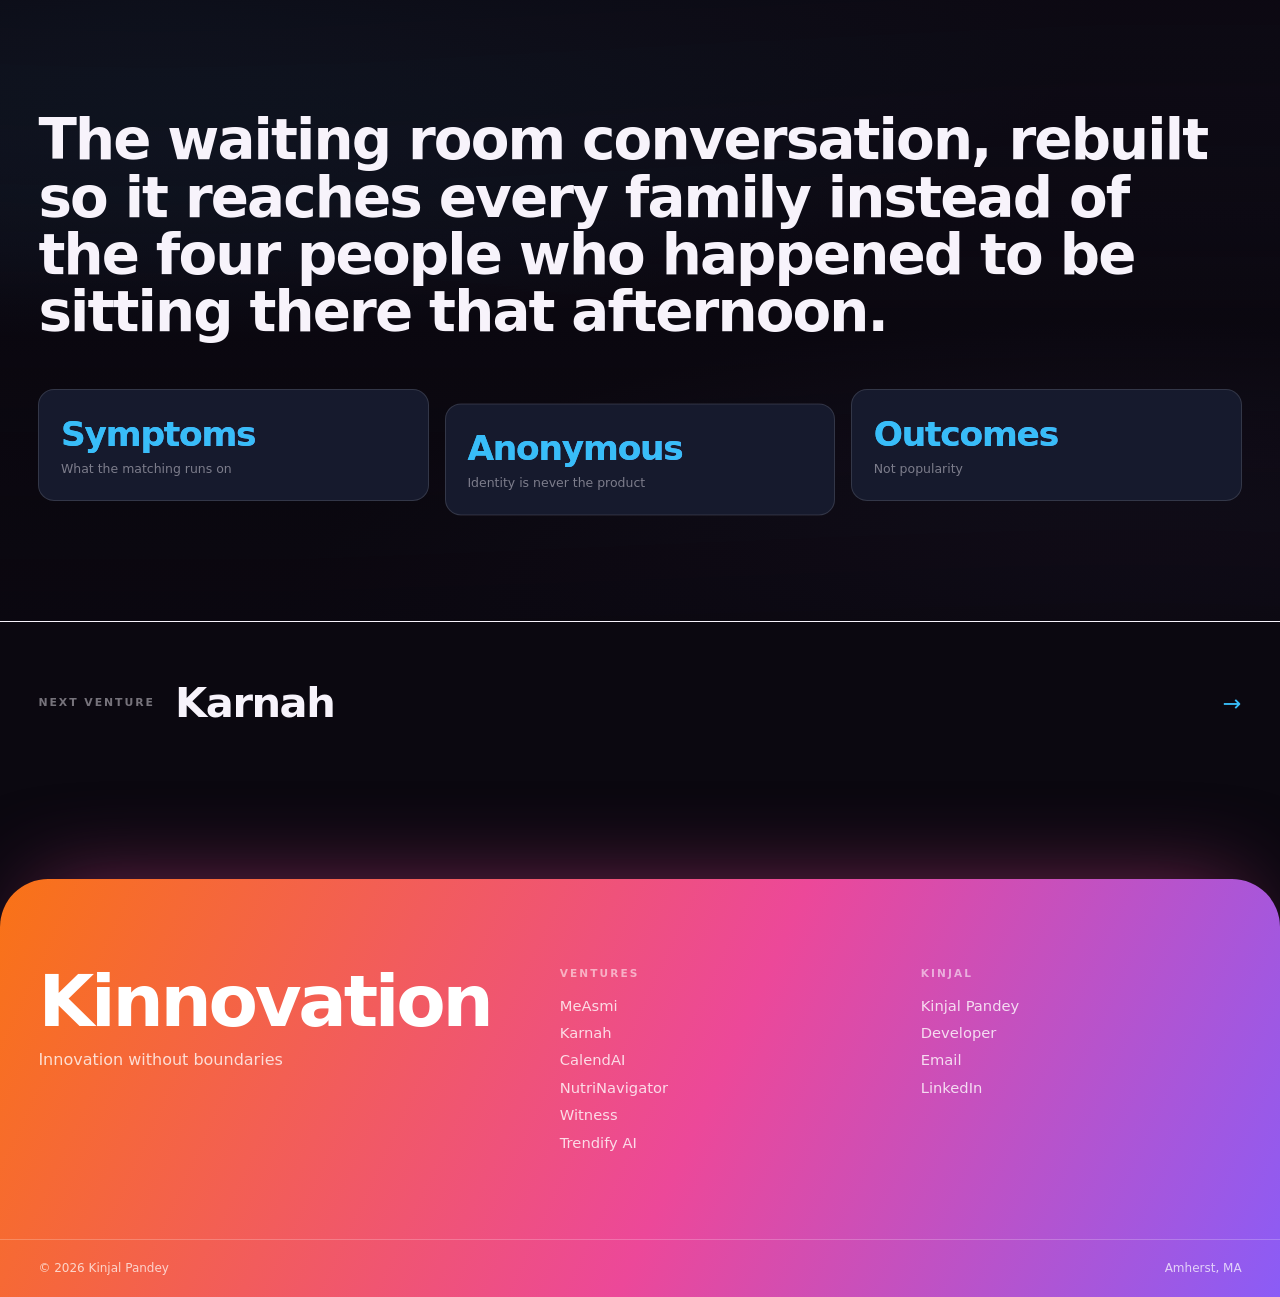
<file: measmi/index.html>
<!DOCTYPE html><html lang="en"><head>
  <meta charset="utf-8">
  <title>MeAsmi: a venture by Kinjal Pandey</title>
  <base href="/">
  <meta name="viewport" content="width=device-width, initial-scale=1">

  <!-- Per-route title, description, canonical and social tags are written by
       src/app/core/seo.ts. These are the defaults, and what a crawler sees
       before any JavaScript runs. -->
  <meta name="description" content="Finding what actually worked for children whose symptoms match yours, not whose diagnosis does. One of six ventures in the Kinnovation portfolio.">
  <meta name="author" content="Kinjal Pandey">
  <meta name="theme-color" content="#0b0810">
  <link rel="canonical" href="https://kinnovationgroup.com/measmi">

  <!-- Crawling. `max-image-preview:large` is what gets a photograph shown
       beside the result instead of a thumbnail. -->
  <meta name="robots" content="index, follow, max-image-preview:large, max-snippet:-1, max-video-preview:-1">

  <meta property="og:type" content="profile">
  <meta property="og:site_name" content="Kinjal Pandey">
  <meta property="og:title" content="MeAsmi: a venture by Kinjal Pandey">
  <meta property="og:description" content="Finding what actually worked for children whose symptoms match yours, not whose diagnosis does. One of six ventures in the Kinnovation portfolio.">
  <meta property="og:url" content="https://kinnovationgroup.com/measmi">
  <meta property="og:image" content="https://kinnovationgroup.com/img/tiles/tile-developer.jpg">
  <meta name="twitter:card" content="summary_large_image">

  <!-- ===================================================================
       Security

       GitHub Pages serves static files and cannot set response headers, so
       everything enforceable from the document itself is set here. The two
       that genuinely cannot be done this way: Strict-Transport-Security and
       X-Frame-Options: are covered by GitHub's "Enforce HTTPS" setting and
       by frame-ancestors below, which supersedes X-Frame-Options anyway.
       =================================================================== -->

  <!-- No plugins, no inline scripts, no framing, and connections limited to
       the three origins this site actually talks to. 'unsafe-inline' is
       present for styles only: Angular injects component styles inline. -->
  <meta http-equiv="Content-Security-Policy" content="
    default-src 'self';
    script-src 'self' 'sha256-VM2mZqyEQZoLzoTrp5EigFvzQ0+f1wSeBuoOn95WHCg=' 'sha256-8sGKvDKC8crv9OBcqEMvqrNDWlm1/80h7NJpJzqOnLI=';
    style-src 'self' 'unsafe-inline' https://fonts.googleapis.com;
    font-src 'self' https://fonts.gstatic.com;
    img-src 'self' data: blob:;
    connect-src 'self' https://api.github.com https://kinjal-assistant.kinjalpandey.workers.dev https://api.emailjs.com;
    frame-ancestors 'none';
    base-uri 'self';
    form-action 'none';
    object-src 'none';
    upgrade-insecure-requests
  ">

  <!-- Don't leak the full URL to third parties -->
  <meta name="referrer" content="strict-origin-when-cross-origin">

  <!-- Monogram, not Angular's default. SVG first for crisp rendering at any
       size, .ico as the fallback older browsers and Windows still ask for. -->
  <link rel="icon" href="favicon.svg" type="image/svg+xml">
  <link rel="icon" href="favicon.ico" sizes="48x48" type="image/x-icon">
  <link rel="apple-touch-icon" href="apple-touch-icon.png">
  <link rel="manifest" href="site.webmanifest">

  <link rel="preconnect" href="https://fonts.googleapis.com">
  <link rel="preconnect" href="https://fonts.gstatic.com" crossorigin="">
  <link href="https://fonts.googleapis.com/css2?family=Instrument+Serif:ital@0;1&amp;family=Inter:wght@300;400;500&amp;family=JetBrains+Mono:wght@300;400;500;700&amp;family=Space+Grotesk:wght@300;400;500;600;700&amp;family=Bodoni+Moda:ital,opsz,wght@0,6..96,400..900;1,6..96,400..900&amp;display=swap" rel="stylesheet">

  <!-- ===================================================================
       Structured data

       This is what tells Google that the site, the LinkedIn profile, the
       GitHub account and the arXiv paper are all the same person: which is
       the thing that decides whether a name search returns one strong result
       or several weak ones. `sameAs` does most of that work.
       =================================================================== -->
  <script type="application/ld+json">
  {
    "@context": "https://schema.org",
    "@graph": [
      {
        "@type": "Organization",
        "@id": "https://kinnovationgroup.com/#kinnovation",
        "name": "Kinnovation",
        "url": "https://kinnovationgroup.com/",
        "description": "A venture studio building where the evidence needed to fix a broken system already exists but sits in a thousand disconnected places.",
        "founder": { "@id": "https://kinjalpandey.com/#kinjal" },
        "email": "mailto:kinjalpandey18@gmail.com",
        "address": {
          "@type": "PostalAddress",
          "addressLocality": "Amherst",
          "addressRegion": "MA",
          "addressCountry": "US"
        }
      },
      {
        "@type": "Person",
        "@id": "https://kinjalpandey.com/#kinjal",
        "name": "Kinjal Pandey",
        "url": "https://kinjalpandey.com/",
        "sameAs": [
          "https://kinjalpandey.com/",
          "https://www.linkedin.com/in/kinjalpandey",
          "https://github.com/kinjalumass"
        ]
      },
      {
        "@type": "WebSite",
        "@id": "https://kinnovationgroup.com/#website",
        "url": "https://kinnovationgroup.com/",
        "name": "Kinnovation",
        "inLanguage": "en",
        "publisher": { "@id": "https://kinnovationgroup.com/#kinnovation" }
      }
    ]
  }
  </script>
<link rel="stylesheet" href="styles-R4CXDT6U.css"><meta property="og:image:alt" content="MeAsmi: a venture by Kinjal Pandey"><meta name="twitter:title" content="MeAsmi: a venture by Kinjal Pandey"><meta name="twitter:description" content="Finding what actually worked for children whose symptoms match yours, not whose diagnosis does. One of six ventures in the Kinnovation portfolio."><meta name="twitter:image" content="https://kinnovationgroup.com/img/tiles/tile-developer.jpg"><style ng-app-id="ng">@charset "UTF-8";[_nghost-ng-c3050790100]{--paper: #0b0810;--ink: #f7f3fb;position:relative;display:block;min-height:100dvh;background:radial-gradient(120% 80% at 50% 0%,#150f20,transparent 60%),var(--paper);color:var(--ink);font-family:var(--grotesk);overflow-x:hidden}.sky[_ngcontent-ng-c3050790100]{position:fixed;inset:0;z-index:0;pointer-events:none;overflow:hidden}.sky__blob[_ngcontent-ng-c3050790100]{position:absolute;border-radius:50%;filter:blur(120px);mix-blend-mode:screen;opacity:.5;will-change:transform}.sky__blob--1[_ngcontent-ng-c3050790100]{top:-20%;left:-14%;width:48vw;height:48vw;background:#ff8a4c;animation:_ngcontent-ng-c3050790100_float-a 28s var(--ease-io) infinite alternate}.sky__blob--2[_ngcontent-ng-c3050790100]{top:8%;right:-16%;width:44vw;height:44vw;background:#f472b6;animation:_ngcontent-ng-c3050790100_float-b 34s var(--ease-io) infinite alternate}.sky__blob--3[_ngcontent-ng-c3050790100]{bottom:-24%;left:26%;width:52vw;height:52vw;background:#a78bfa;animation:_ngcontent-ng-c3050790100_float-c 40s var(--ease-io) infinite alternate}@keyframes _ngcontent-ng-c3050790100_float-a{0%{transform:translateZ(0) scale(1)}to{transform:translate3d(9vw,7vh,0) scale(1.18)}}@keyframes _ngcontent-ng-c3050790100_float-b{0%{transform:translateZ(0) scale(1.12)}to{transform:translate3d(-8vw,11vh,0) scale(.94)}}@keyframes _ngcontent-ng-c3050790100_float-c{0%{transform:translateZ(0) scale(.94)}to{transform:translate3d(-11vw,-9vh,0) scale(1.22)}}.sky__grain[_ngcontent-ng-c3050790100]{position:absolute;inset:0;opacity:.22;mix-blend-mode:overlay;background-image:url("data:image/svg+xml,%3Csvg xmlns='http://www.w3.org/2000/svg'%3E%3Cfilter id='n'%3E%3CfeTurbulence type='fractalNoise' baseFrequency='0.85' numOctaves='3' stitchTiles='stitch'/%3E%3C/filter%3E%3Crect width='100%25' height='100%25' filter='url(%23n)' opacity='0.35'/%3E%3C/svg%3E")}.sky[_ngcontent-ng-c3050790100]:after{content:"";position:absolute;inset:0;background:linear-gradient(180deg,#0b081094,#0b0810c2 45%,#0b0810e6)}@media(prefers-reduced-motion:reduce){.sky__blob[_ngcontent-ng-c3050790100]{animation:none}}.nav[_ngcontent-ng-c3050790100]{position:sticky;top:0;z-index:60;display:flex;align-items:center;gap:1.5rem;height:4.25rem;padding:0 var(--gutter);background:#0b0810b8;-webkit-backdrop-filter:blur(20px);backdrop-filter:blur(20px);border-bottom:1px solid rgba(247,243,251,.1)}.nav__mark[_ngcontent-ng-c3050790100]{display:inline-flex;align-items:center;gap:.6rem;flex:none;font-size:1.05rem;font-weight:700;letter-spacing:-.03em}.nav__dot[_ngcontent-ng-c3050790100]{width:.6rem;height:.6rem;border-radius:50%;background:linear-gradient(120deg,#f97316,#ec4899);box-shadow:0 0 12px #ec4899b3}.nav__links[_ngcontent-ng-c3050790100]{display:flex;align-items:center;gap:1.35rem;margin:0 auto;overflow-x:auto;scrollbar-width:none}.nav__links[_ngcontent-ng-c3050790100]::-webkit-scrollbar{display:none}.nav__links[_ngcontent-ng-c3050790100]   a[_ngcontent-ng-c3050790100]{position:relative;flex:none;padding:.4rem 0;font-size:.85rem;font-weight:500;color:#f7f3fb8c;transition:color .3s}.nav__links[_ngcontent-ng-c3050790100]   a[_ngcontent-ng-c3050790100]:after{content:"";position:absolute;left:0;bottom:-.05rem;width:100%;height:2.5px;border-radius:3px;background:rgb(var(--hue, 234, 88, 12));transform:scaleX(0);transform-origin:left;transition:transform .45s var(--ease-out)}.nav__links[_ngcontent-ng-c3050790100]   a[_ngcontent-ng-c3050790100]:hover, .nav__links[_ngcontent-ng-c3050790100]   a.is-on[_ngcontent-ng-c3050790100]{color:var(--ink)}.nav__links[_ngcontent-ng-c3050790100]   a.is-on[_ngcontent-ng-c3050790100]:after{transform:scaleX(1)}.nav__back[_ngcontent-ng-c3050790100]{flex:none;font-size:.82rem;font-weight:500;color:#f7f3fb8c;transition:color .3s}.nav__back[_ngcontent-ng-c3050790100]:hover{color:var(--ink)}.foot[_ngcontent-ng-c3050790100]{position:relative;z-index:2;margin-top:clamp(3rem,8vw,6rem);color:#fff;background:linear-gradient(115deg,#f97316,#ec4899 55%,#8b5cf6);border-top-left-radius:clamp(1.5rem,4vw,3rem);border-top-right-radius:clamp(1.5rem,4vw,3rem);box-shadow:0 -30px 90px -40px #ec489980;overflow:hidden}.foot__inner[_ngcontent-ng-c3050790100]{display:grid;grid-template-columns:minmax(0,1.5fr) minmax(0,1fr) minmax(0,1fr);gap:2.5rem;max-width:84rem;margin:0 auto;padding:clamp(3rem,7vw,5.5rem) var(--gutter)}.foot__name[_ngcontent-ng-c3050790100]{font-size:clamp(2.25rem,6vw,4.5rem);font-weight:700;line-height:.95;letter-spacing:-.045em}.foot__promise[_ngcontent-ng-c3050790100]{margin-top:.9rem;max-width:26ch;font-size:1rem;font-weight:400;color:#ffffffc7}.foot__nav[_ngcontent-ng-c3050790100]{display:flex;flex-direction:column;gap:.65rem}.foot__nav[_ngcontent-ng-c3050790100]   a[_ngcontent-ng-c3050790100]{font-size:.92rem;font-weight:500;color:#fffc;transition:color .3s,transform .35s var(--ease-out)}.foot__nav[_ngcontent-ng-c3050790100]   a[_ngcontent-ng-c3050790100]:hover{color:#fff;transform:translate(.35rem)}.foot__label[_ngcontent-ng-c3050790100]{margin-bottom:.45rem;font-size:.66rem;font-weight:700;letter-spacing:.2em;text-transform:uppercase;color:#ffffff8c}.foot__base[_ngcontent-ng-c3050790100]{display:flex;align-items:center;justify-content:space-between;gap:1rem;max-width:84rem;margin:0 auto;padding:1.35rem var(--gutter);border-top:1px solid rgba(255,255,255,.22);font-size:.75rem;font-weight:500;color:#ffffffb8}@media(max-width:860px){.nav__links[_ngcontent-ng-c3050790100]{margin:0 0 0 auto;gap:1rem}.nav__back[_ngcontent-ng-c3050790100]{display:none}.foot__inner[_ngcontent-ng-c3050790100]{grid-template-columns:minmax(0,1fr);gap:2rem}}</style><style ng-app-id="ng">@charset "UTF-8";.hero[_ngcontent-ng-c650887030]{padding:clamp(3rem,8vh,6rem) 0 clamp(3rem,7vw,5rem)}.hero__grid[_ngcontent-ng-c650887030]{display:grid;grid-template-columns:minmax(0,1.05fr) minmax(0,.95fr);gap:clamp(2rem,6vw,4.5rem);align-items:center}.hero__sticker[_ngcontent-ng-c650887030]{animation:_ngcontent-ng-c650887030_pop .8s var(--ease-out) both}.hero__title[_ngcontent-ng-c650887030]{margin-top:1.75rem;animation:_ngcontent-ng-c650887030_lift 1s var(--ease-out) .08s both}.hero__tagline[_ngcontent-ng-c650887030]{margin-top:1rem;max-width:24ch;font-size:clamp(1.1rem,2.1vw,1.55rem);font-weight:500;line-height:1.25;letter-spacing:-.02em;color:rgb(var(--v1));animation:_ngcontent-ng-c650887030_lift 1s var(--ease-out) .16s both}.hero__lede[_ngcontent-ng-c650887030]{margin-top:1.75rem;animation:_ngcontent-ng-c650887030_lift 1s var(--ease-out) .24s both}.hero__actions[_ngcontent-ng-c650887030]{display:flex;flex-wrap:wrap;gap:.75rem;margin-top:2.25rem;animation:_ngcontent-ng-c650887030_lift 1s var(--ease-out) .32s both}@keyframes _ngcontent-ng-c650887030_lift{0%{opacity:0;transform:translateY(1.75rem)}to{opacity:1;transform:none}}@keyframes _ngcontent-ng-c650887030_pop{0%{opacity:0;transform:rotate(-14deg) scale(.85)}to{opacity:1;transform:rotate(-3deg) scale(1)}}.hero__media[_ngcontent-ng-c650887030]{position:relative;animation:_ngcontent-ng-c650887030_lift 1.1s var(--ease-out) .2s both}.hero__shot[_ngcontent-ng-c650887030]{aspect-ratio:4/5;border-radius:24px;transform:rotate(1.5deg);box-shadow:0 34px 80px -46px #020006d9}.hero__stage[_ngcontent-ng-c650887030]{position:absolute;left:-1rem;bottom:1.5rem;transform:rotate(-4deg);background:var(--paper-2);border-color:var(--ink)}.problem__head[_ngcontent-ng-c650887030]{max-width:50rem}.problem__title[_ngcontent-ng-c650887030]{margin:1.25rem 0 1.5rem}.split[_ngcontent-ng-c650887030]{display:grid;grid-template-columns:repeat(auto-fit,minmax(18rem,1fr));gap:1.25rem;margin-top:3rem;align-items:start}.split__col[_ngcontent-ng-c650887030]{padding:clamp(1.5rem,3vw,2.25rem);border-radius:20px}.split__col--now[_ngcontent-ng-c650887030]{border:1px solid var(--line);background:var(--paper-2)}.split__col--next[_ngcontent-ng-c650887030]{color:#fff;border:1.5px solid var(--ink);background:linear-gradient(140deg,rgb(var(--v1)),rgb(var(--v3)));transform:rotate(-1deg) translateY(1.25rem);box-shadow:8px 8px 0 var(--ink)}.split__label[_ngcontent-ng-c650887030]{display:block;margin-bottom:1.35rem;font-size:.68rem;font-weight:700;letter-spacing:.2em;text-transform:uppercase;color:var(--ink-3)}.split__col--next[_ngcontent-ng-c650887030]   .split__label[_ngcontent-ng-c650887030]{color:#ffffffbf}.split__list[_ngcontent-ng-c650887030]{margin:0;padding:0;list-style:none}.split__list[_ngcontent-ng-c650887030]   li[_ngcontent-ng-c650887030]{position:relative;padding-left:1.65rem;font-size:.92rem;line-height:1.6;color:var(--ink-2)}.split__list[_ngcontent-ng-c650887030]   li[_ngcontent-ng-c650887030] + li[_ngcontent-ng-c650887030]{margin-top:.95rem}.split__list[_ngcontent-ng-c650887030]   li[_ngcontent-ng-c650887030]:before{content:"\d7";position:absolute;left:0;top:0;font-weight:700;color:var(--ink-3)}.split__list--good[_ngcontent-ng-c650887030]   li[_ngcontent-ng-c650887030]{color:#ffffffeb}.split__list--good[_ngcontent-ng-c650887030]   li[_ngcontent-ng-c650887030]:before{content:"\2192";color:#fff}.thesis[_ngcontent-ng-c650887030]{max-width:46rem;margin:4rem 0 0;padding-left:clamp(1rem,3vw,2rem);border-left:3px solid rgb(var(--v1))}.thesis__text[_ngcontent-ng-c650887030]{font-size:clamp(1.25rem,2.5vw,1.85rem);line-height:1.35;color:var(--ink)}.how__grid[_ngcontent-ng-c650887030]{display:grid;grid-template-columns:minmax(0,1fr)}.how__list[_ngcontent-ng-c650887030]{position:relative}.how__ghost[_ngcontent-ng-c650887030]{top:-3.5rem;right:0}.how__title[_ngcontent-ng-c650887030]{margin:1.25rem 0 2.5rem}.feats[_ngcontent-ng-c650887030]{position:relative;margin:0;padding:0;list-style:none}.feat[_ngcontent-ng-c650887030]{display:grid;grid-template-columns:2.9rem minmax(0,1fr);gap:1.35rem;padding:1.7rem 0;border-top:1px solid var(--line);transition:padding-left .45s var(--ease-out)}.feat[_ngcontent-ng-c650887030]:last-child{border-bottom:1px solid var(--line)}.feat[_ngcontent-ng-c650887030]:hover{padding-left:.85rem}.feat__n[_ngcontent-ng-c650887030]{display:flex;align-items:center;justify-content:center;width:2.2rem;height:2.2rem;border-radius:50%;border:1.5px solid rgb(var(--v1));font-size:.8rem;font-weight:700;color:rgb(var(--v1))}.feat__body[_ngcontent-ng-c650887030]{margin-top:.6rem}.impact__title[_ngcontent-ng-c650887030]{max-width:32ch}@media(max-width:900px){.hero__grid[_ngcontent-ng-c650887030]{grid-template-columns:minmax(0,1fr)}.hero__shot[_ngcontent-ng-c650887030], .split__col--next[_ngcontent-ng-c650887030]{transform:none}}</style></head>
<body><!--nghm--><script type="text/javascript" id="ng-event-dispatch-contract">(()=>{function p(t,n,r,o,e,i,f,m){return{eventType:t,event:n,targetElement:r,eic:o,timeStamp:e,eia:i,eirp:f,eiack:m}}function u(t){let n=[],r=e=>{n.push(e)};return{c:t,q:n,et:[],etc:[],d:r,h:e=>{r(p(e.type,e,e.target,t,Date.now()))}}}function s(t,n,r){for(let o=0;o<n.length;o++){let e=n[o];(r?t.etc:t.et).push(e),t.c.addEventListener(e,t.h,r)}}function c(t,n,r,o,e=window){let i=u(t);e._ejsas||(e._ejsas={}),e._ejsas[n]=i,s(i,r),s(i,o,!0)}window.__jsaction_bootstrap=c;})();
</script><script>window.__jsaction_bootstrap(document.body,"ng",["click"],[]);</script>
  <app-root ng-version="22.1.2" ngh="2" ng-server-context="ssg"><router-outlet></router-outlet><app-ent-shell _nghost-ng-c3050790100="" ngh="1"><div _ngcontent-ng-c3050790100="" aria-hidden="true" class="sky"><span _ngcontent-ng-c3050790100="" class="sky__blob sky__blob--1"></span><span _ngcontent-ng-c3050790100="" class="sky__blob sky__blob--2"></span><span _ngcontent-ng-c3050790100="" class="sky__blob sky__blob--3"></span><span _ngcontent-ng-c3050790100="" class="sky__grain"></span></div><header _ngcontent-ng-c3050790100="" class="nav"><a _ngcontent-ng-c3050790100="" class="nav__mark" href="/" jsaction="click:;"><span _ngcontent-ng-c3050790100="" aria-hidden="true" class="nav__dot"></span> Kinnovation </a><nav _ngcontent-ng-c3050790100="" aria-label="Ventures" class="nav__links"><a _ngcontent-ng-c3050790100="" routerlinkactive="is-on" href="/" class="" jsaction="click:;"> Studio </a><a _ngcontent-ng-c3050790100="" routerlinkactive="is-on" style="--hue: 56, 189, 248;" href="/measmi" class="is-on" jsaction="click:;"> MeAsmi </a><a _ngcontent-ng-c3050790100="" routerlinkactive="is-on" style="--hue: 52, 211, 153;" href="/karnah" class="" jsaction="click:;"> Karnah </a><a _ngcontent-ng-c3050790100="" routerlinkactive="is-on" style="--hue: 167, 139, 250;" href="/calendai" class="" jsaction="click:;"> CalendAI </a><a _ngcontent-ng-c3050790100="" routerlinkactive="is-on" style="--hue: 251, 146, 60;" href="/nutri-navigator" class="" jsaction="click:;"> NutriNavigator </a><a _ngcontent-ng-c3050790100="" routerlinkactive="is-on" style="--hue: 148, 163, 184;" href="/witness-platform" class="" jsaction="click:;"> Witness </a><a _ngcontent-ng-c3050790100="" routerlinkactive="is-on" style="--hue: 244, 114, 182;" href="/trendify" class="" jsaction="click:;"> Trendify AI </a><!----></nav><a _ngcontent-ng-c3050790100="" class="nav__back" href="https://kinjalpandey.com/"><span _ngcontent-ng-c3050790100="" aria-hidden="true">←</span> Kinjal Pandey </a><!----><!----></header><router-outlet _ngcontent-ng-c3050790100=""></router-outlet><app-measmi _nghost-ng-c650887030="" ngh="0"><div _ngcontent-ng-c650887030="" class="ent-page" style="--v1: 56, 189, 248; --v2: 129, 140, 248; --v3: 167, 139, 250;"><section _ngcontent-ng-c650887030="" class="hero"><div _ngcontent-ng-c650887030="" class="ent-wrap hero__grid"><div _ngcontent-ng-c650887030="" class="hero__copy"><span _ngcontent-ng-c650887030="" class="ent-sticker hero__sticker">01 · Health · Community</span><h1 _ngcontent-ng-c650887030="" class="ent-h1 hero__title">MeAsmi</h1><p _ngcontent-ng-c650887030="" class="hero__tagline">Match on symptoms, not on labels</p><p _ngcontent-ng-c650887030="" class="ent-lede hero__lede">The best advice in neurodivergent care gets traded between parents in therapy waiting rooms, and then it dies there. One mother tells another what finally got her son sleeping through the night, and that stays in the room. MeAsmi catches it, gives it structure, and makes it searchable by what a child is actually experiencing rather than the label on the file.</p><div _ngcontent-ng-c650887030="" class="hero__actions"><a _ngcontent-ng-c650887030="" href="mailto:kinjalpandey18@gmail.com" class="ent-btn ent-btn--solid"> Talk about it <span _ngcontent-ng-c650887030="" aria-hidden="true">→</span></a><a _ngcontent-ng-c650887030="" routerlink="/entrepreneur" class="ent-btn ent-btn--ghost" href="/entrepreneur" jsaction="click:;">All ventures</a></div></div><div _ngcontent-ng-c650887030="" class="hero__media"><div _ngcontent-ng-c650887030="" class="ent-shot hero__shot"><img _ngcontent-ng-c650887030="" alt="" src="img/ventures/measmi.jpg"></div><span _ngcontent-ng-c650887030="" class="ent-pill hero__stage">MVP definition · early validation</span></div></div></section><section _ngcontent-ng-c650887030="" class="ent-section problem"><div _ngcontent-ng-c650887030="" class="ent-wrap"><div _ngcontent-ng-c650887030="" appreveal="" class="problem__head reveal"><span _ngcontent-ng-c650887030="" class="ent-eyebrow">The problem</span><h2 _ngcontent-ng-c650887030="" class="ent-h2 problem__title">A diagnosis tells you very little about what will help</h2><p _ngcontent-ng-c650887030="" class="ent-body problem__lead">Autism, cerebral palsy, ADHD, Down syndrome and intellectual disability overlap heavily in how they present, and response to therapy is intensely individual. Two children with the same words on the same form can need completely opposite things, so starting from the label costs families years.</p></div><div _ngcontent-ng-c650887030="" class="split"><div _ngcontent-ng-c650887030="" appreveal="" class="split__col split__col--now reveal"><span _ngcontent-ng-c650887030="" class="split__label">Today</span><ul _ngcontent-ng-c650887030="" class="split__list"><li _ngcontent-ng-c650887030="">The highest quality information is parent to parent. It is anecdotal, it is specific, and it is trapped in the room where it was spoken.</li><li _ngcontent-ng-c650887030="">Families cycle through therapy after therapy with almost nothing to tell them whether this one is likely to fit their child.</li><li _ngcontent-ng-c650887030="">The resources that do exist are organized by diagnosis, written in general terms, or published by whoever is selling the service.</li><li _ngcontent-ng-c650887030="">Clinics keep structured records, but nothing learns across clinics, and what happens at home between sessions is never captured at all.</li><!----></ul></div><div _ngcontent-ng-c650887030="" appreveal="" class="split__col split__col--next reveal"><span _ngcontent-ng-c650887030="" class="split__label">With MeAsmi</span><ul _ngcontent-ng-c650887030="" class="split__list split__list--good"><li _ngcontent-ng-c650887030="">Outcome data attached to every referral you consider.</li><li _ngcontent-ng-c650887030="">Families matched on profile, finding each other by default.</li><li _ngcontent-ng-c650887030="">What worked recorded once and reusable by everyone after.</li><li _ngcontent-ng-c650887030="">Therapists tuning practice against field-wide evidence.</li></ul></div></div><blockquote _ngcontent-ng-c650887030="" appreveal="" class="thesis reveal"><p _ngcontent-ng-c650887030="" class="ent-serif thesis__text">A parent should be able to ask one question. Severe sensory defensiveness, almost no speech, broken sleep: what helped children like mine? Nothing today can answer that.</p></blockquote></div></section><section _ngcontent-ng-c650887030="" class="ent-section how"><div _ngcontent-ng-c650887030="" class="ent-wrap how__grid"><div _ngcontent-ng-c650887030="" class="how__list"><span _ngcontent-ng-c650887030="" aria-hidden="true" class="ent-ghost how__ghost">01</span><header _ngcontent-ng-c650887030="" appreveal="" class="reveal"><span _ngcontent-ng-c650887030="" class="ent-eyebrow">How it works</span><h2 _ngcontent-ng-c650887030="" class="ent-h2 how__title">Five moving parts</h2></header><ol _ngcontent-ng-c650887030="" class="feats"><li _ngcontent-ng-c650887030="" appreveal="" class="feat reveal"><span _ngcontent-ng-c650887030="" class="feat__n">1</span><div _ngcontent-ng-c650887030=""><h3 _ngcontent-ng-c650887030="" class="ent-h3">Symptoms and severity, in plain language</h3><p _ngcontent-ng-c650887030="" class="ent-body feat__body">Record what your child is actually experiencing and how intense it is. No medical training needed. This is what the matching runs on, and the diagnosis is not.</p></div></li><li _ngcontent-ng-c650887030="" appreveal="" class="feat reveal"><span _ngcontent-ng-c650887030="" class="feat__n">2</span><div _ngcontent-ng-c650887030=""><h3 _ngcontent-ng-c650887030="" class="ent-h3">What you tried and what it did</h3><p _ngcontent-ng-c650887030="" class="ent-body feat__body">Log every therapy attempted, from ABA and OT to speech, AAC, medication, diet changes, routines and sensory integration, with what improved, what got worse, and what simply stopped moving.</p></div></li><li _ngcontent-ng-c650887030="" appreveal="" class="feat reveal"><span _ngcontent-ng-c650887030="" class="feat__n">3</span><div _ngcontent-ng-c650887030=""><h3 _ngcontent-ng-c650887030="" class="ent-h3">Find children like yours</h3><p _ngcontent-ng-c650887030="" class="ent-body feat__body">Search by symptom cluster and severity, narrow by age or region, and see what worked for children who genuinely resemble yours, including ones carrying a different diagnosis.</p></div></li><li _ngcontent-ng-c650887030="" appreveal="" class="feat reveal"><span _ngcontent-ng-c650887030="" class="feat__n">4</span><div _ngcontent-ng-c650887030=""><h3 _ngcontent-ng-c650887030="" class="ent-h3">Or search the other way round</h3><p _ngcontent-ng-c650887030="" class="ent-body feat__body">Pick an intervention and see which symptom profiles reported real gains from it, and which ones it tends to do nothing for. Both directions matter.</p></div></li><li _ngcontent-ng-c650887030="" appreveal="" class="feat reveal"><span _ngcontent-ng-c650887030="" class="feat__n">5</span><div _ngcontent-ng-c650887030=""><h3 _ngcontent-ng-c650887030="" class="ent-h3">A care journal you can hand over</h3><p _ngcontent-ng-c650887030="" class="ent-body feat__body">Everything tried, in order, with how it went, exportable as a clean summary for the next appointment. It stays yours, and it leaves when you say so.</p></div></li><!----></ol></div></div></section><section _ngcontent-ng-c650887030="" class="ent-band ent-band--tint"><div _ngcontent-ng-c650887030="" appreveal="" class="ent-wrap ent-band__inner reveal"><h2 _ngcontent-ng-c650887030="" class="ent-h2 impact__title">The waiting room conversation, rebuilt so it reaches every family instead of the four people who happened to be sitting there that afternoon.</h2><dl _ngcontent-ng-c650887030="" class="ent-metrics"><div _ngcontent-ng-c650887030="" class="ent-metric"><dt _ngcontent-ng-c650887030="" class="ent-metric__value ent-grad">Symptoms</dt><dd _ngcontent-ng-c650887030="" class="ent-metric__label">What the matching runs on</dd></div><div _ngcontent-ng-c650887030="" class="ent-metric"><dt _ngcontent-ng-c650887030="" class="ent-metric__value ent-grad">Anonymous</dt><dd _ngcontent-ng-c650887030="" class="ent-metric__label">Identity is never the product</dd></div><div _ngcontent-ng-c650887030="" class="ent-metric"><dt _ngcontent-ng-c650887030="" class="ent-metric__value ent-grad">Outcomes</dt><dd _ngcontent-ng-c650887030="" class="ent-metric__label">Not popularity</dd></div><!----></dl></div></section><nav _ngcontent-ng-c650887030="" class="ent-next"><a _ngcontent-ng-c650887030="" class="ent-wrap ent-next__link" href="/entrepreneur/karnah" jsaction="click:;"><span _ngcontent-ng-c650887030="" class="ent-next__label">Next venture</span><span _ngcontent-ng-c650887030="" class="ent-next__name">Karnah</span><span _ngcontent-ng-c650887030="" aria-hidden="true" class="ent-next__arrow">→</span></a></nav></div></app-measmi><!----><footer _ngcontent-ng-c3050790100="" class="foot"><div _ngcontent-ng-c3050790100="" class="foot__inner"><div _ngcontent-ng-c3050790100="" class="foot__brand"><h2 _ngcontent-ng-c3050790100="" class="foot__name">Kinnovation</h2><p _ngcontent-ng-c3050790100="" class="foot__promise">Innovation without boundaries</p></div><nav _ngcontent-ng-c3050790100="" aria-label="Footer" class="foot__nav"><span _ngcontent-ng-c3050790100="" class="foot__label">Ventures</span><a _ngcontent-ng-c3050790100="" href="/measmi" jsaction="click:;">MeAsmi</a><a _ngcontent-ng-c3050790100="" href="/karnah" jsaction="click:;">Karnah</a><a _ngcontent-ng-c3050790100="" href="/calendai" jsaction="click:;">CalendAI</a><a _ngcontent-ng-c3050790100="" href="/nutri-navigator" jsaction="click:;">NutriNavigator</a><a _ngcontent-ng-c3050790100="" href="/witness-platform" jsaction="click:;">Witness</a><a _ngcontent-ng-c3050790100="" href="/trendify" jsaction="click:;">Trendify AI</a><!----></nav><nav _ngcontent-ng-c3050790100="" aria-label="Elsewhere" class="foot__nav"><span _ngcontent-ng-c3050790100="" class="foot__label">Kinjal</span><a _ngcontent-ng-c3050790100="" href="https://kinjalpandey.com/">Kinjal Pandey</a><!----><!----><a _ngcontent-ng-c3050790100="" href="https://kinjalpandey.com/developer">Developer</a><!----><!----><a _ngcontent-ng-c3050790100="" href="mailto:kinjalpandey18@gmail.com">Email</a><a _ngcontent-ng-c3050790100="" href="https://www.linkedin.com/in/kinjalpandey" target="_blank" rel="noopener">LinkedIn</a></nav></div><div _ngcontent-ng-c3050790100="" class="foot__base"><span _ngcontent-ng-c3050790100="">© 2026 Kinjal Pandey</span><span _ngcontent-ng-c3050790100="">Amherst, MA</span></div></footer></app-ent-shell><!----></app-root>
<link rel="modulepreload" href="chunk-CQFORIAJ.js"><script src="main-H6GKQAD5.js" type="module"></script>
<link rel="modulepreload" href="chunk-LPSC7NBF.js">


<script id="ng-state" type="application/json">{"__nghData__":[{"t":{"39":"t3","67":"t4","74":"t5"},"c":{"39":[{"i":"t3","r":1,"x":4}],"67":[{"i":"t4","r":1,"x":5}],"74":[{"i":"t5","r":1,"x":3}]}},{"t":{"13":"t0","14":"t1","15":"t2","28":"t6","32":"t7","33":"t8","34":"t9","35":"t10"},"c":{"13":[{"i":"t0","r":1,"x":6}],"14":[{"i":"t1","r":1}],"15":[],"16":[{"i":"c650887030","r":1}],"28":[{"i":"t6","r":1,"x":6}],"32":[{"i":"t7","r":1}],"33":[],"34":[{"i":"t9","r":1}],"35":[]}},{"c":{"0":[{"i":"c3050790100","r":1}]}}]}</script></body></html>
</file>
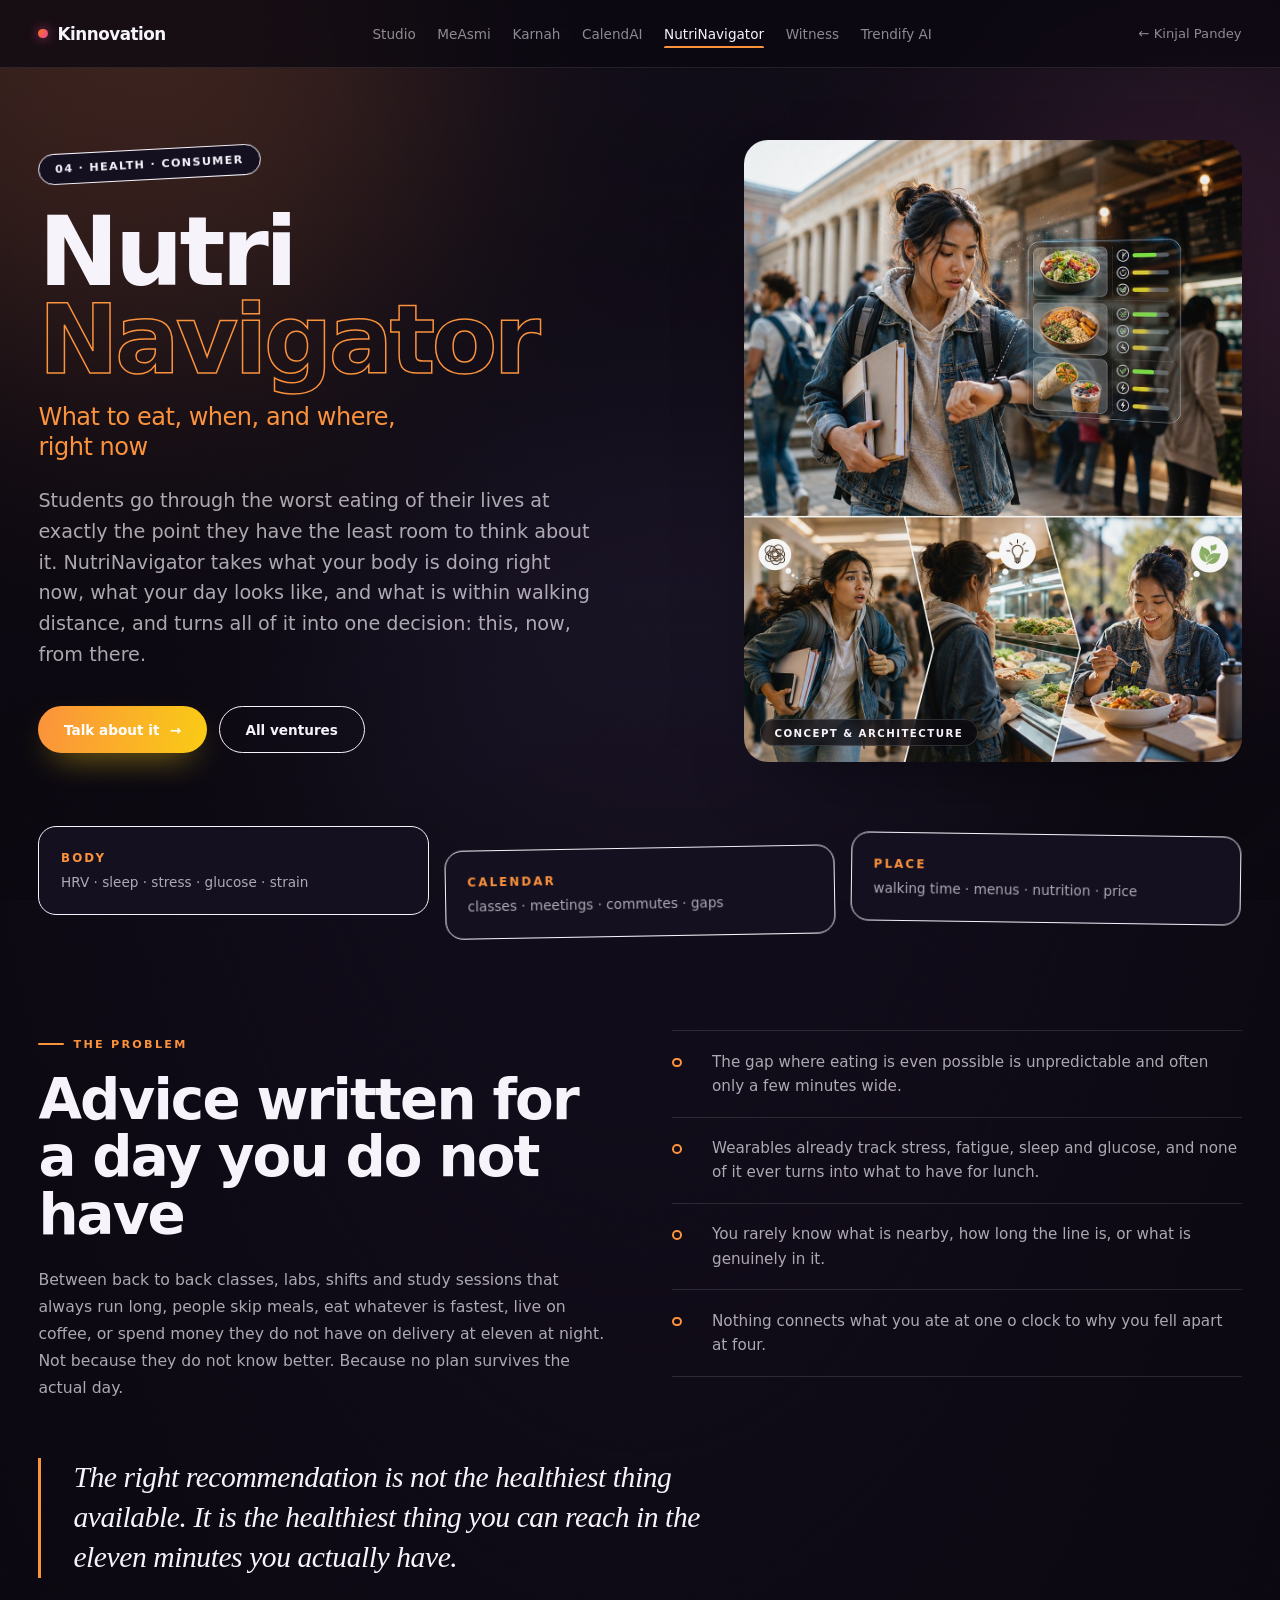
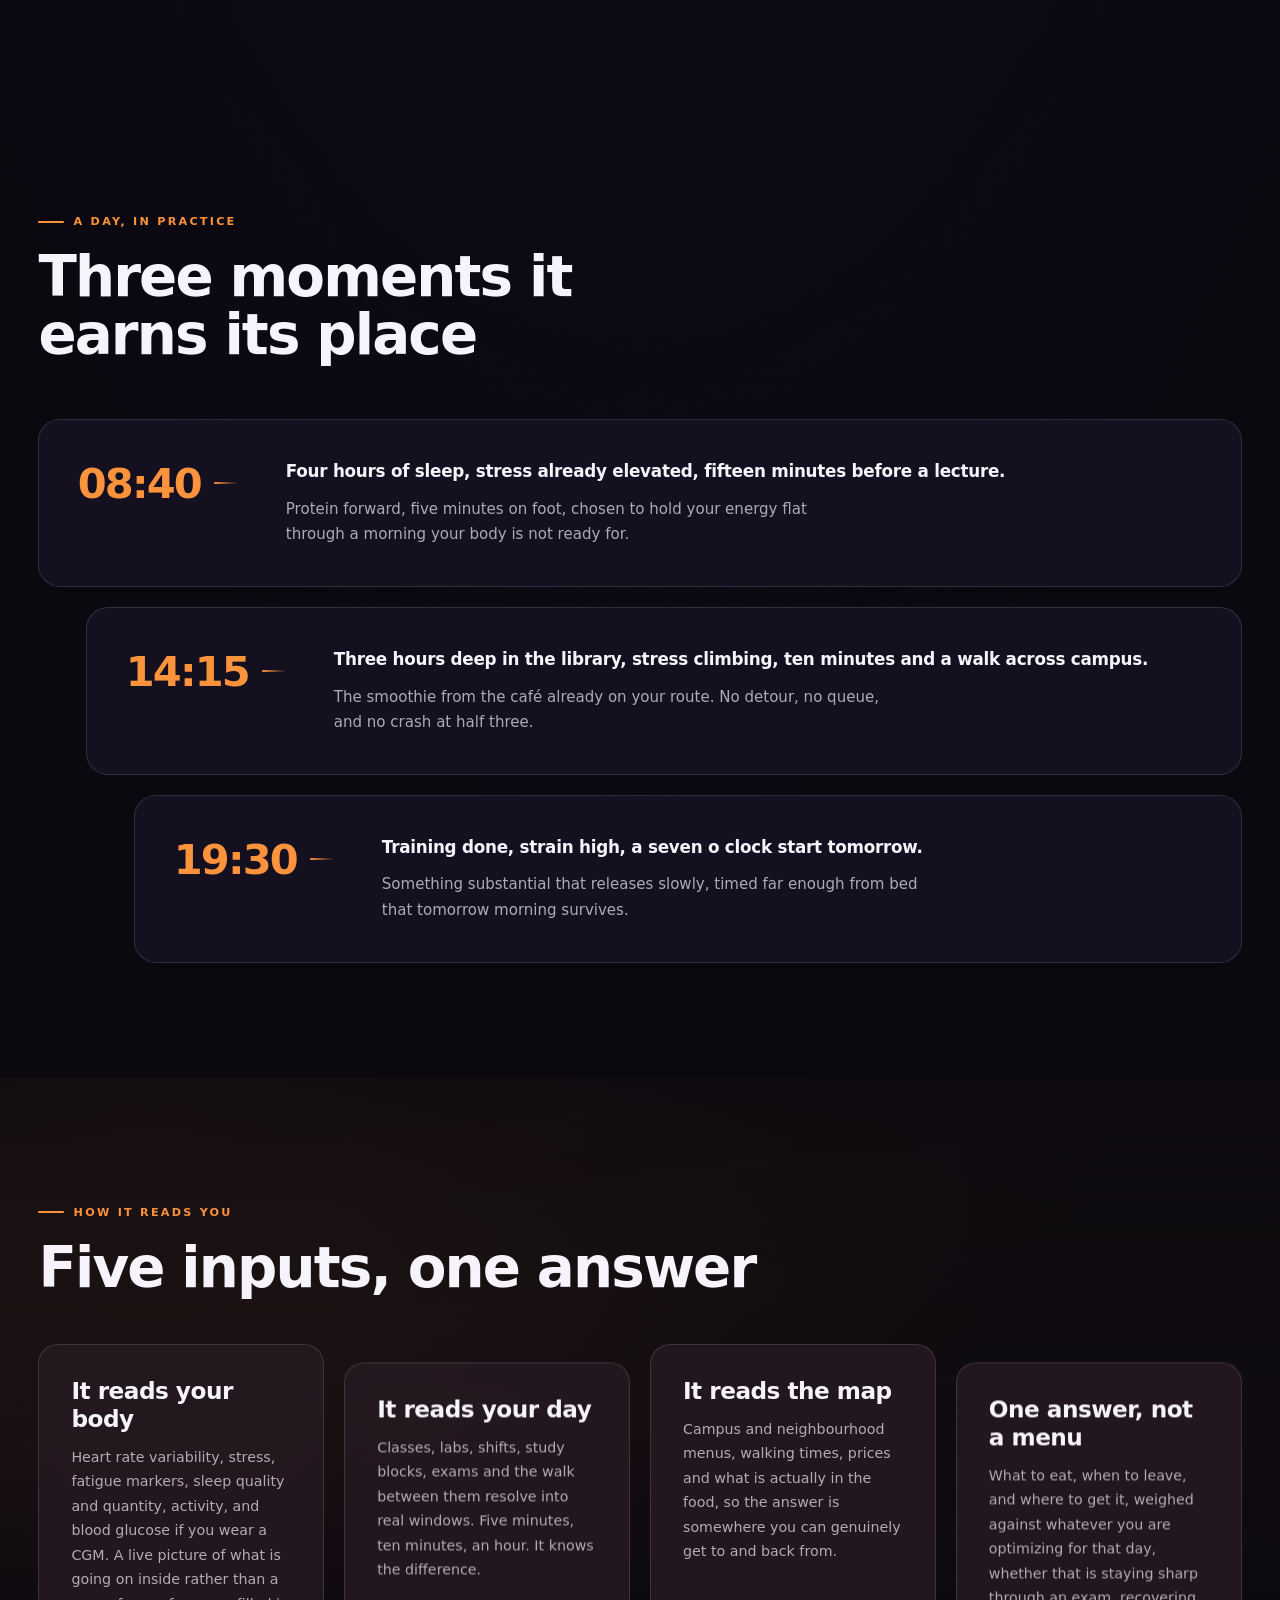
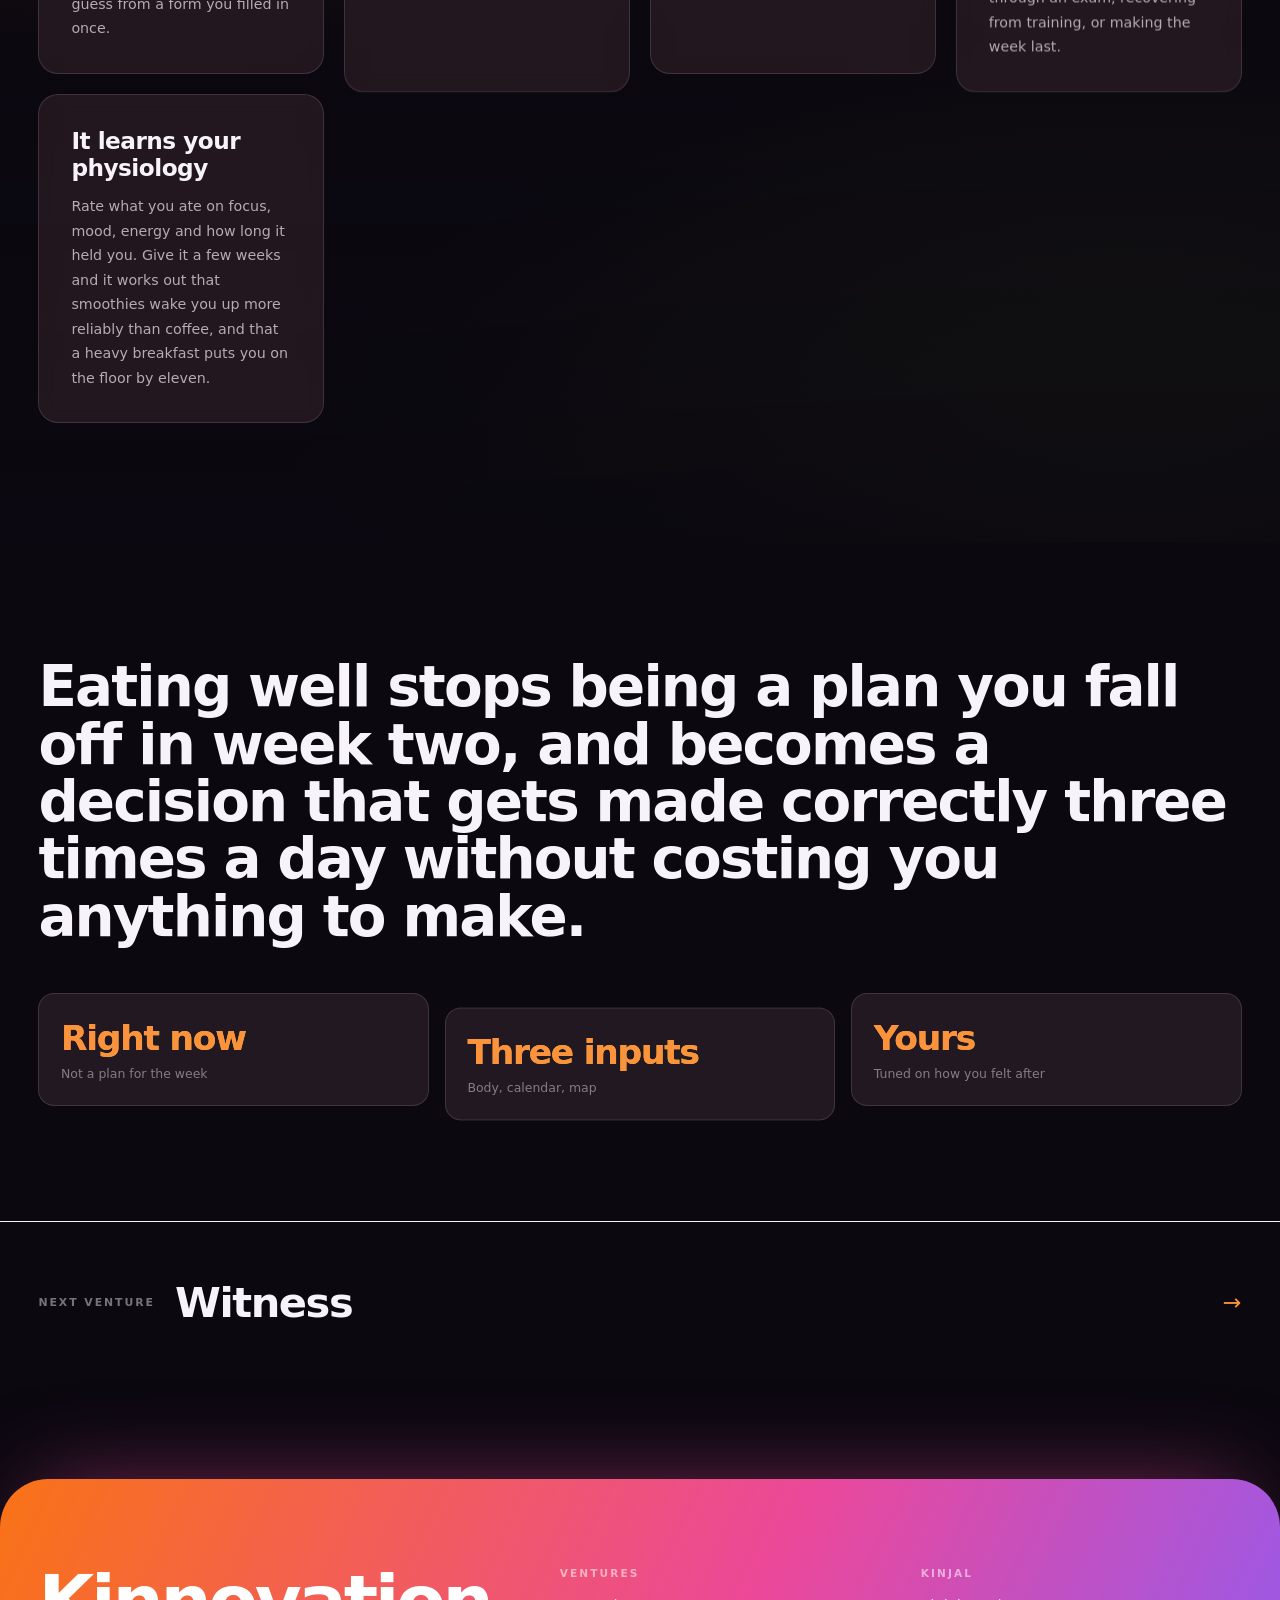
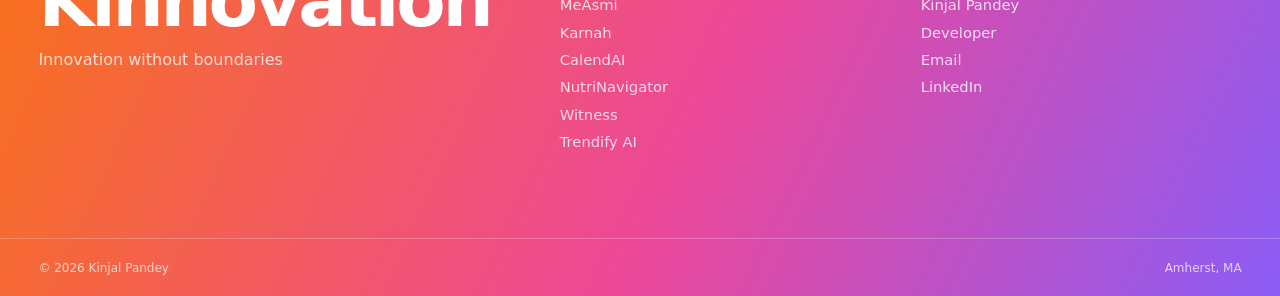
<file: nutri-navigator/index.html>
<!DOCTYPE html><html lang="en"><head>
  <meta charset="utf-8">
  <title>NutriNavigator: a venture by Kinjal Pandey</title>
  <base href="/">
  <meta name="viewport" content="width=device-width, initial-scale=1">

  <!-- Per-route title, description, canonical and social tags are written by
       src/app/core/seo.ts. These are the defaults, and what a crawler sees
       before any JavaScript runs. -->
  <meta name="description" content="What to eat, when and where, worked out from your body, your calendar and what is within walking distance. One of six ventures in the Kinnovation portfolio.">
  <meta name="author" content="Kinjal Pandey">
  <meta name="theme-color" content="#0b0810">
  <link rel="canonical" href="https://kinnovationgroup.com/nutri-navigator">

  <!-- Crawling. `max-image-preview:large` is what gets a photograph shown
       beside the result instead of a thumbnail. -->
  <meta name="robots" content="index, follow, max-image-preview:large, max-snippet:-1, max-video-preview:-1">

  <meta property="og:type" content="profile">
  <meta property="og:site_name" content="Kinjal Pandey">
  <meta property="og:title" content="NutriNavigator: a venture by Kinjal Pandey">
  <meta property="og:description" content="What to eat, when and where, worked out from your body, your calendar and what is within walking distance. One of six ventures in the Kinnovation portfolio.">
  <meta property="og:url" content="https://kinnovationgroup.com/nutri-navigator">
  <meta property="og:image" content="https://kinnovationgroup.com/img/tiles/tile-developer.jpg">
  <meta name="twitter:card" content="summary_large_image">

  <!-- ===================================================================
       Security

       GitHub Pages serves static files and cannot set response headers, so
       everything enforceable from the document itself is set here. The two
       that genuinely cannot be done this way: Strict-Transport-Security and
       X-Frame-Options: are covered by GitHub's "Enforce HTTPS" setting and
       by frame-ancestors below, which supersedes X-Frame-Options anyway.
       =================================================================== -->

  <!-- No plugins, no inline scripts, no framing, and connections limited to
       the three origins this site actually talks to. 'unsafe-inline' is
       present for styles only: Angular injects component styles inline. -->
  <meta http-equiv="Content-Security-Policy" content="
    default-src 'self';
    script-src 'self' 'sha256-VM2mZqyEQZoLzoTrp5EigFvzQ0+f1wSeBuoOn95WHCg=' 'sha256-8sGKvDKC8crv9OBcqEMvqrNDWlm1/80h7NJpJzqOnLI=';
    style-src 'self' 'unsafe-inline' https://fonts.googleapis.com;
    font-src 'self' https://fonts.gstatic.com;
    img-src 'self' data: blob:;
    connect-src 'self' https://api.github.com https://kinjal-assistant.kinjalpandey.workers.dev https://api.emailjs.com;
    frame-ancestors 'none';
    base-uri 'self';
    form-action 'none';
    object-src 'none';
    upgrade-insecure-requests
  ">

  <!-- Don't leak the full URL to third parties -->
  <meta name="referrer" content="strict-origin-when-cross-origin">

  <!-- Monogram, not Angular's default. SVG first for crisp rendering at any
       size, .ico as the fallback older browsers and Windows still ask for. -->
  <link rel="icon" href="favicon.svg" type="image/svg+xml">
  <link rel="icon" href="favicon.ico" sizes="48x48" type="image/x-icon">
  <link rel="apple-touch-icon" href="apple-touch-icon.png">
  <link rel="manifest" href="site.webmanifest">

  <link rel="preconnect" href="https://fonts.googleapis.com">
  <link rel="preconnect" href="https://fonts.gstatic.com" crossorigin="">
  <link href="https://fonts.googleapis.com/css2?family=Instrument+Serif:ital@0;1&amp;family=Inter:wght@300;400;500&amp;family=JetBrains+Mono:wght@300;400;500;700&amp;family=Space+Grotesk:wght@300;400;500;600;700&amp;family=Bodoni+Moda:ital,opsz,wght@0,6..96,400..900;1,6..96,400..900&amp;display=swap" rel="stylesheet">

  <!-- ===================================================================
       Structured data

       This is what tells Google that the site, the LinkedIn profile, the
       GitHub account and the arXiv paper are all the same person: which is
       the thing that decides whether a name search returns one strong result
       or several weak ones. `sameAs` does most of that work.
       =================================================================== -->
  <script type="application/ld+json">
  {
    "@context": "https://schema.org",
    "@graph": [
      {
        "@type": "Organization",
        "@id": "https://kinnovationgroup.com/#kinnovation",
        "name": "Kinnovation",
        "url": "https://kinnovationgroup.com/",
        "description": "A venture studio building where the evidence needed to fix a broken system already exists but sits in a thousand disconnected places.",
        "founder": { "@id": "https://kinjalpandey.com/#kinjal" },
        "email": "mailto:kinjalpandey18@gmail.com",
        "address": {
          "@type": "PostalAddress",
          "addressLocality": "Amherst",
          "addressRegion": "MA",
          "addressCountry": "US"
        }
      },
      {
        "@type": "Person",
        "@id": "https://kinjalpandey.com/#kinjal",
        "name": "Kinjal Pandey",
        "url": "https://kinjalpandey.com/",
        "sameAs": [
          "https://kinjalpandey.com/",
          "https://www.linkedin.com/in/kinjalpandey",
          "https://github.com/kinjalumass"
        ]
      },
      {
        "@type": "WebSite",
        "@id": "https://kinnovationgroup.com/#website",
        "url": "https://kinnovationgroup.com/",
        "name": "Kinnovation",
        "inLanguage": "en",
        "publisher": { "@id": "https://kinnovationgroup.com/#kinnovation" }
      }
    ]
  }
  </script>
<link rel="stylesheet" href="styles-R4CXDT6U.css"><meta property="og:image:alt" content="NutriNavigator: a venture by Kinjal Pandey"><meta name="twitter:title" content="NutriNavigator: a venture by Kinjal Pandey"><meta name="twitter:description" content="What to eat, when and where, worked out from your body, your calendar and what is within walking distance. One of six ventures in the Kinnovation portfolio."><meta name="twitter:image" content="https://kinnovationgroup.com/img/tiles/tile-developer.jpg"><style ng-app-id="ng">@charset "UTF-8";[_nghost-ng-c3050790100]{--paper: #0b0810;--ink: #f7f3fb;position:relative;display:block;min-height:100dvh;background:radial-gradient(120% 80% at 50% 0%,#150f20,transparent 60%),var(--paper);color:var(--ink);font-family:var(--grotesk);overflow-x:hidden}.sky[_ngcontent-ng-c3050790100]{position:fixed;inset:0;z-index:0;pointer-events:none;overflow:hidden}.sky__blob[_ngcontent-ng-c3050790100]{position:absolute;border-radius:50%;filter:blur(120px);mix-blend-mode:screen;opacity:.5;will-change:transform}.sky__blob--1[_ngcontent-ng-c3050790100]{top:-20%;left:-14%;width:48vw;height:48vw;background:#ff8a4c;animation:_ngcontent-ng-c3050790100_float-a 28s var(--ease-io) infinite alternate}.sky__blob--2[_ngcontent-ng-c3050790100]{top:8%;right:-16%;width:44vw;height:44vw;background:#f472b6;animation:_ngcontent-ng-c3050790100_float-b 34s var(--ease-io) infinite alternate}.sky__blob--3[_ngcontent-ng-c3050790100]{bottom:-24%;left:26%;width:52vw;height:52vw;background:#a78bfa;animation:_ngcontent-ng-c3050790100_float-c 40s var(--ease-io) infinite alternate}@keyframes _ngcontent-ng-c3050790100_float-a{0%{transform:translateZ(0) scale(1)}to{transform:translate3d(9vw,7vh,0) scale(1.18)}}@keyframes _ngcontent-ng-c3050790100_float-b{0%{transform:translateZ(0) scale(1.12)}to{transform:translate3d(-8vw,11vh,0) scale(.94)}}@keyframes _ngcontent-ng-c3050790100_float-c{0%{transform:translateZ(0) scale(.94)}to{transform:translate3d(-11vw,-9vh,0) scale(1.22)}}.sky__grain[_ngcontent-ng-c3050790100]{position:absolute;inset:0;opacity:.22;mix-blend-mode:overlay;background-image:url("data:image/svg+xml,%3Csvg xmlns='http://www.w3.org/2000/svg'%3E%3Cfilter id='n'%3E%3CfeTurbulence type='fractalNoise' baseFrequency='0.85' numOctaves='3' stitchTiles='stitch'/%3E%3C/filter%3E%3Crect width='100%25' height='100%25' filter='url(%23n)' opacity='0.35'/%3E%3C/svg%3E")}.sky[_ngcontent-ng-c3050790100]:after{content:"";position:absolute;inset:0;background:linear-gradient(180deg,#0b081094,#0b0810c2 45%,#0b0810e6)}@media(prefers-reduced-motion:reduce){.sky__blob[_ngcontent-ng-c3050790100]{animation:none}}.nav[_ngcontent-ng-c3050790100]{position:sticky;top:0;z-index:60;display:flex;align-items:center;gap:1.5rem;height:4.25rem;padding:0 var(--gutter);background:#0b0810b8;-webkit-backdrop-filter:blur(20px);backdrop-filter:blur(20px);border-bottom:1px solid rgba(247,243,251,.1)}.nav__mark[_ngcontent-ng-c3050790100]{display:inline-flex;align-items:center;gap:.6rem;flex:none;font-size:1.05rem;font-weight:700;letter-spacing:-.03em}.nav__dot[_ngcontent-ng-c3050790100]{width:.6rem;height:.6rem;border-radius:50%;background:linear-gradient(120deg,#f97316,#ec4899);box-shadow:0 0 12px #ec4899b3}.nav__links[_ngcontent-ng-c3050790100]{display:flex;align-items:center;gap:1.35rem;margin:0 auto;overflow-x:auto;scrollbar-width:none}.nav__links[_ngcontent-ng-c3050790100]::-webkit-scrollbar{display:none}.nav__links[_ngcontent-ng-c3050790100]   a[_ngcontent-ng-c3050790100]{position:relative;flex:none;padding:.4rem 0;font-size:.85rem;font-weight:500;color:#f7f3fb8c;transition:color .3s}.nav__links[_ngcontent-ng-c3050790100]   a[_ngcontent-ng-c3050790100]:after{content:"";position:absolute;left:0;bottom:-.05rem;width:100%;height:2.5px;border-radius:3px;background:rgb(var(--hue, 234, 88, 12));transform:scaleX(0);transform-origin:left;transition:transform .45s var(--ease-out)}.nav__links[_ngcontent-ng-c3050790100]   a[_ngcontent-ng-c3050790100]:hover, .nav__links[_ngcontent-ng-c3050790100]   a.is-on[_ngcontent-ng-c3050790100]{color:var(--ink)}.nav__links[_ngcontent-ng-c3050790100]   a.is-on[_ngcontent-ng-c3050790100]:after{transform:scaleX(1)}.nav__back[_ngcontent-ng-c3050790100]{flex:none;font-size:.82rem;font-weight:500;color:#f7f3fb8c;transition:color .3s}.nav__back[_ngcontent-ng-c3050790100]:hover{color:var(--ink)}.foot[_ngcontent-ng-c3050790100]{position:relative;z-index:2;margin-top:clamp(3rem,8vw,6rem);color:#fff;background:linear-gradient(115deg,#f97316,#ec4899 55%,#8b5cf6);border-top-left-radius:clamp(1.5rem,4vw,3rem);border-top-right-radius:clamp(1.5rem,4vw,3rem);box-shadow:0 -30px 90px -40px #ec489980;overflow:hidden}.foot__inner[_ngcontent-ng-c3050790100]{display:grid;grid-template-columns:minmax(0,1.5fr) minmax(0,1fr) minmax(0,1fr);gap:2.5rem;max-width:84rem;margin:0 auto;padding:clamp(3rem,7vw,5.5rem) var(--gutter)}.foot__name[_ngcontent-ng-c3050790100]{font-size:clamp(2.25rem,6vw,4.5rem);font-weight:700;line-height:.95;letter-spacing:-.045em}.foot__promise[_ngcontent-ng-c3050790100]{margin-top:.9rem;max-width:26ch;font-size:1rem;font-weight:400;color:#ffffffc7}.foot__nav[_ngcontent-ng-c3050790100]{display:flex;flex-direction:column;gap:.65rem}.foot__nav[_ngcontent-ng-c3050790100]   a[_ngcontent-ng-c3050790100]{font-size:.92rem;font-weight:500;color:#fffc;transition:color .3s,transform .35s var(--ease-out)}.foot__nav[_ngcontent-ng-c3050790100]   a[_ngcontent-ng-c3050790100]:hover{color:#fff;transform:translate(.35rem)}.foot__label[_ngcontent-ng-c3050790100]{margin-bottom:.45rem;font-size:.66rem;font-weight:700;letter-spacing:.2em;text-transform:uppercase;color:#ffffff8c}.foot__base[_ngcontent-ng-c3050790100]{display:flex;align-items:center;justify-content:space-between;gap:1rem;max-width:84rem;margin:0 auto;padding:1.35rem var(--gutter);border-top:1px solid rgba(255,255,255,.22);font-size:.75rem;font-weight:500;color:#ffffffb8}@media(max-width:860px){.nav__links[_ngcontent-ng-c3050790100]{margin:0 0 0 auto;gap:1rem}.nav__back[_ngcontent-ng-c3050790100]{display:none}.foot__inner[_ngcontent-ng-c3050790100]{grid-template-columns:minmax(0,1fr);gap:2rem}}</style><style ng-app-id="ng">@charset "UTF-8";.hero[_ngcontent-ng-c1760804160]{padding:clamp(3rem,8vh,6rem) 0 0}.hero__grid[_ngcontent-ng-c1760804160]{display:grid;grid-template-columns:minmax(0,1.12fr) minmax(0,.88fr);gap:clamp(2rem,6vw,4.5rem);align-items:center}.hero__sticker[_ngcontent-ng-c1760804160]{animation:_ngcontent-ng-c1760804160_pop .8s var(--ease-out) both}.hero__title[_ngcontent-ng-c1760804160]{margin-top:1.75rem;font-size:clamp(2.6rem,8vw,6rem);animation:_ngcontent-ng-c1760804160_lift 1s var(--ease-out) .08s both}.hero__tagline[_ngcontent-ng-c1760804160]{margin-top:1.1rem;max-width:24ch;font-size:clamp(1.1rem,2.1vw,1.5rem);font-weight:500;line-height:1.25;letter-spacing:-.02em;color:rgb(var(--v1));animation:_ngcontent-ng-c1760804160_lift 1s var(--ease-out) .16s both}.hero__lede[_ngcontent-ng-c1760804160]{margin-top:1.5rem;animation:_ngcontent-ng-c1760804160_lift 1s var(--ease-out) .24s both}.hero__actions[_ngcontent-ng-c1760804160]{display:flex;flex-wrap:wrap;gap:.75rem;margin-top:2.25rem;animation:_ngcontent-ng-c1760804160_lift 1s var(--ease-out) .32s both}.hero__shot[_ngcontent-ng-c1760804160]{aspect-ratio:4/5;border-radius:24px;transform:rotate(-2deg);box-shadow:0 34px 80px -46px #020006cc;animation:_ngcontent-ng-c1760804160_lift 1.1s var(--ease-out) .2s both}@keyframes _ngcontent-ng-c1760804160_lift{0%{opacity:0;transform:translateY(1.8rem)}to{opacity:1;transform:none}}@keyframes _ngcontent-ng-c1760804160_pop{0%{opacity:0;transform:rotate(-14deg) scale(.85)}to{opacity:1;transform:rotate(-3deg) scale(1)}}.streams[_ngcontent-ng-c1760804160]{display:grid;grid-template-columns:repeat(3,minmax(0,1fr));gap:1rem;margin:clamp(2.5rem,6vw,4rem) 0 0;padding:0;list-style:none}.stream[_ngcontent-ng-c1760804160]{display:flex;flex-direction:column;gap:.55rem;padding:1.5rem 1.35rem;border-radius:18px;border:1.5px solid var(--ink);background:var(--paper-2);transition:transform .45s var(--ease-out),box-shadow .45s var(--ease-out)}.stream[_ngcontent-ng-c1760804160]:nth-child(2){transform:translateY(1.35rem) rotate(-1deg)}.stream[_ngcontent-ng-c1760804160]:nth-child(3){transform:translateY(.5rem) rotate(.8deg)}.stream[_ngcontent-ng-c1760804160]:hover{transform:translate(-3px,-3px) rotate(0);box-shadow:9px 9px rgba(var(--v1),1)}.stream__key[_ngcontent-ng-c1760804160]{font-size:.74rem;font-weight:700;letter-spacing:.18em;text-transform:uppercase;color:rgb(var(--v1))}.stream__detail[_ngcontent-ng-c1760804160]{font-size:.85rem;color:var(--ink-2)}.problem__grid[_ngcontent-ng-c1760804160]{display:grid;grid-template-columns:minmax(0,1fr) minmax(0,1fr);gap:clamp(2rem,6vw,4rem);align-items:start}.problem__title[_ngcontent-ng-c1760804160]{margin:1.25rem 0 1.5rem}.frictions[_ngcontent-ng-c1760804160]{margin:0;padding:0;list-style:none}.frictions[_ngcontent-ng-c1760804160]   li[_ngcontent-ng-c1760804160]{position:relative;padding:1.15rem 0 1.15rem 2.5rem;border-bottom:1px solid var(--line);font-size:.95rem;line-height:1.6;color:var(--ink-2)}.frictions[_ngcontent-ng-c1760804160]   li[_ngcontent-ng-c1760804160]:first-child{border-top:1px solid var(--line)}.frictions[_ngcontent-ng-c1760804160]   li[_ngcontent-ng-c1760804160]:before{content:"";position:absolute;left:0;top:1.65rem;width:.6rem;height:.6rem;border-radius:50%;border:2px solid rgb(var(--v1))}.thesis[_ngcontent-ng-c1760804160]{max-width:46rem;margin:3.5rem 0 0;padding-left:clamp(1rem,3vw,2rem);border-left:3px solid rgb(var(--v1))}.thesis__text[_ngcontent-ng-c1760804160]{font-size:clamp(1.25rem,2.5vw,1.85rem);line-height:1.35;color:var(--ink)}.day__head[_ngcontent-ng-c1760804160]{margin-bottom:3.5rem;max-width:44rem}.day__title[_ngcontent-ng-c1760804160]{margin-top:1.25rem}.clock[_ngcontent-ng-c1760804160]{display:grid;gap:1.25rem}.moment[_ngcontent-ng-c1760804160]{display:grid;grid-template-columns:10rem minmax(0,1fr);gap:clamp(1.25rem,4vw,3rem);align-items:start;padding:clamp(1.6rem,3vw,2.4rem);border-radius:22px;border:1px solid var(--line);background:var(--paper-2);transition:transform .45s var(--ease-out),border-color .45s,box-shadow .45s}.moment[_ngcontent-ng-c1760804160]:nth-child(2){margin-left:clamp(0rem,4vw,3rem)}.moment[_ngcontent-ng-c1760804160]:nth-child(3){margin-left:clamp(0rem,8vw,6rem)}.moment[_ngcontent-ng-c1760804160]:hover{transform:translateY(-5px);border-color:rgb(var(--v1));box-shadow:0 26px 60px -40px #020006bf}.moment__time[_ngcontent-ng-c1760804160]{display:flex;align-items:center;gap:.85rem}.moment__hh[_ngcontent-ng-c1760804160]{font-size:clamp(1.6rem,3.4vw,2.6rem);font-weight:700;letter-spacing:-.045em;color:rgb(var(--v1));font-variant-numeric:tabular-nums}.moment__tick[_ngcontent-ng-c1760804160]{flex:1;height:2px;border-radius:2px;background:linear-gradient(90deg,rgb(var(--v1)),transparent)}.moment__situation[_ngcontent-ng-c1760804160]{font-size:1.05rem;font-weight:600;line-height:1.45;letter-spacing:-.015em;color:var(--ink)}.moment__response[_ngcontent-ng-c1760804160]{margin-top:.85rem;max-width:58ch;font-size:.94rem;line-height:1.7;color:var(--ink-2)}.feats__title[_ngcontent-ng-c1760804160]{margin:1.25rem 0 3rem}.feats[_ngcontent-ng-c1760804160]{display:grid;grid-template-columns:repeat(auto-fit,minmax(16rem,1fr));gap:1.25rem}.feat[_ngcontent-ng-c1760804160]{padding:clamp(1.4rem,3vw,2rem);border-radius:20px;border:1px solid var(--line);background:color-mix(in srgb,rgb(var(--v1)) 7%,rgba(20,16,32,.86));-webkit-backdrop-filter:blur(10px);backdrop-filter:blur(10px);transition:transform .45s var(--ease-out),border-color .45s}.feat[_ngcontent-ng-c1760804160]:nth-child(2n){transform:translateY(1.15rem)}.feat[_ngcontent-ng-c1760804160]:hover{transform:translateY(-4px);border-color:rgb(var(--v1))}.feat__body[_ngcontent-ng-c1760804160]{margin-top:.75rem;font-size:.89rem}.close__grid[_ngcontent-ng-c1760804160]{display:grid;grid-template-columns:minmax(0,1fr)}@media(max-width:900px){.hero__grid[_ngcontent-ng-c1760804160], .problem__grid[_ngcontent-ng-c1760804160], .close__grid[_ngcontent-ng-c1760804160], .streams[_ngcontent-ng-c1760804160]{grid-template-columns:minmax(0,1fr)}.stream[_ngcontent-ng-c1760804160]:nth-child(2), .stream[_ngcontent-ng-c1760804160]:nth-child(3){transform:none}.moment[_ngcontent-ng-c1760804160]{grid-template-columns:minmax(0,1fr);gap:1rem}.moment[_ngcontent-ng-c1760804160]:nth-child(2), .moment[_ngcontent-ng-c1760804160]:nth-child(3){margin-left:0}.feat[_ngcontent-ng-c1760804160]:nth-child(2n){transform:none}.hero__shot[_ngcontent-ng-c1760804160]{transform:none}}</style></head>
<body><!--nghm--><script type="text/javascript" id="ng-event-dispatch-contract">(()=>{function p(t,n,r,o,e,i,f,m){return{eventType:t,event:n,targetElement:r,eic:o,timeStamp:e,eia:i,eirp:f,eiack:m}}function u(t){let n=[],r=e=>{n.push(e)};return{c:t,q:n,et:[],etc:[],d:r,h:e=>{r(p(e.type,e,e.target,t,Date.now()))}}}function s(t,n,r){for(let o=0;o<n.length;o++){let e=n[o];(r?t.etc:t.et).push(e),t.c.addEventListener(e,t.h,r)}}function c(t,n,r,o,e=window){let i=u(t);e._ejsas||(e._ejsas={}),e._ejsas[n]=i,s(i,r),s(i,o,!0)}window.__jsaction_bootstrap=c;})();
</script><script>window.__jsaction_bootstrap(document.body,"ng",["click"],[]);</script>
  <app-root ng-version="22.1.2" ngh="2" ng-server-context="ssg"><router-outlet></router-outlet><app-ent-shell _nghost-ng-c3050790100="" ngh="1"><div _ngcontent-ng-c3050790100="" aria-hidden="true" class="sky"><span _ngcontent-ng-c3050790100="" class="sky__blob sky__blob--1"></span><span _ngcontent-ng-c3050790100="" class="sky__blob sky__blob--2"></span><span _ngcontent-ng-c3050790100="" class="sky__blob sky__blob--3"></span><span _ngcontent-ng-c3050790100="" class="sky__grain"></span></div><header _ngcontent-ng-c3050790100="" class="nav"><a _ngcontent-ng-c3050790100="" class="nav__mark" href="/" jsaction="click:;"><span _ngcontent-ng-c3050790100="" aria-hidden="true" class="nav__dot"></span> Kinnovation </a><nav _ngcontent-ng-c3050790100="" aria-label="Ventures" class="nav__links"><a _ngcontent-ng-c3050790100="" routerlinkactive="is-on" href="/" class="" jsaction="click:;"> Studio </a><a _ngcontent-ng-c3050790100="" routerlinkactive="is-on" style="--hue: 56, 189, 248;" href="/measmi" class="" jsaction="click:;"> MeAsmi </a><a _ngcontent-ng-c3050790100="" routerlinkactive="is-on" style="--hue: 52, 211, 153;" href="/karnah" class="" jsaction="click:;"> Karnah </a><a _ngcontent-ng-c3050790100="" routerlinkactive="is-on" style="--hue: 167, 139, 250;" href="/calendai" class="" jsaction="click:;"> CalendAI </a><a _ngcontent-ng-c3050790100="" routerlinkactive="is-on" style="--hue: 251, 146, 60;" href="/nutri-navigator" class="is-on" jsaction="click:;"> NutriNavigator </a><a _ngcontent-ng-c3050790100="" routerlinkactive="is-on" style="--hue: 148, 163, 184;" href="/witness-platform" class="" jsaction="click:;"> Witness </a><a _ngcontent-ng-c3050790100="" routerlinkactive="is-on" style="--hue: 244, 114, 182;" href="/trendify" class="" jsaction="click:;"> Trendify AI </a><!----></nav><a _ngcontent-ng-c3050790100="" class="nav__back" href="https://kinjalpandey.com/"><span _ngcontent-ng-c3050790100="" aria-hidden="true">←</span> Kinjal Pandey </a><!----><!----></header><router-outlet _ngcontent-ng-c3050790100=""></router-outlet><app-nutri _nghost-ng-c1760804160="" ngh="0"><div _ngcontent-ng-c1760804160="" class="ent-page" style="--v1: 251, 146, 60; --v2: 250, 204, 21; --v3: 163, 230, 53;"><section _ngcontent-ng-c1760804160="" class="hero"><div _ngcontent-ng-c1760804160="" class="ent-wrap hero__grid"><div _ngcontent-ng-c1760804160="" class="hero__copy"><span _ngcontent-ng-c1760804160="" class="ent-sticker hero__sticker">04 · Health · Consumer</span><h1 _ngcontent-ng-c1760804160="" class="ent-h1 hero__title">Nutri<br _ngcontent-ng-c1760804160=""><span _ngcontent-ng-c1760804160="" class="ent-stroke">Navigator</span></h1><p _ngcontent-ng-c1760804160="" class="hero__tagline">What to eat, when, and where, right now</p><p _ngcontent-ng-c1760804160="" class="ent-lede hero__lede">Students go through the worst eating of their lives at exactly the point they have the least room to think about it. NutriNavigator takes what your body is doing right now, what your day looks like, and what is within walking distance, and turns all of it into one decision: this, now, from there.</p><div _ngcontent-ng-c1760804160="" class="hero__actions"><a _ngcontent-ng-c1760804160="" href="mailto:kinjalpandey18@gmail.com" class="ent-btn ent-btn--solid"> Talk about it <span _ngcontent-ng-c1760804160="" aria-hidden="true">→</span></a><a _ngcontent-ng-c1760804160="" routerlink="/entrepreneur" class="ent-btn ent-btn--ghost" href="/entrepreneur" jsaction="click:;">All ventures</a></div></div><div _ngcontent-ng-c1760804160="" class="ent-shot hero__shot"><img _ngcontent-ng-c1760804160="" alt="" src="img/ventures/nutri.jpg"><span _ngcontent-ng-c1760804160="" class="ent-shot__tag">Concept &amp; architecture</span></div></div><div _ngcontent-ng-c1760804160="" class="ent-wrap"><ul _ngcontent-ng-c1760804160="" class="streams"><li _ngcontent-ng-c1760804160="" appreveal="" class="stream reveal"><span _ngcontent-ng-c1760804160="" class="stream__key">Body</span><span _ngcontent-ng-c1760804160="" class="stream__detail">HRV · sleep · stress · glucose · strain</span></li><li _ngcontent-ng-c1760804160="" appreveal="" class="stream reveal"><span _ngcontent-ng-c1760804160="" class="stream__key">Calendar</span><span _ngcontent-ng-c1760804160="" class="stream__detail">classes · meetings · commutes · gaps</span></li><li _ngcontent-ng-c1760804160="" appreveal="" class="stream reveal"><span _ngcontent-ng-c1760804160="" class="stream__key">Place</span><span _ngcontent-ng-c1760804160="" class="stream__detail">walking time · menus · nutrition · price</span></li><!----></ul></div></section><section _ngcontent-ng-c1760804160="" class="ent-section problem"><div _ngcontent-ng-c1760804160="" class="ent-wrap problem__grid"><div _ngcontent-ng-c1760804160="" appreveal="" class="reveal"><span _ngcontent-ng-c1760804160="" class="ent-eyebrow">The problem</span><h2 _ngcontent-ng-c1760804160="" class="ent-h2 problem__title">Advice written for a day you do not have</h2><p _ngcontent-ng-c1760804160="" class="ent-body problem__lead">Between back to back classes, labs, shifts and study sessions that always run long, people skip meals, eat whatever is fastest, live on coffee, or spend money they do not have on delivery at eleven at night. Not because they do not know better. Because no plan survives the actual day.</p></div><ul _ngcontent-ng-c1760804160="" class="frictions"><li _ngcontent-ng-c1760804160="" appreveal="" class="reveal">The gap where eating is even possible is unpredictable and often only a few minutes wide.</li><li _ngcontent-ng-c1760804160="" appreveal="" class="reveal">Wearables already track stress, fatigue, sleep and glucose, and none of it ever turns into what to have for lunch.</li><li _ngcontent-ng-c1760804160="" appreveal="" class="reveal">You rarely know what is nearby, how long the line is, or what is genuinely in it.</li><li _ngcontent-ng-c1760804160="" appreveal="" class="reveal">Nothing connects what you ate at one o clock to why you fell apart at four.</li><!----></ul></div><div _ngcontent-ng-c1760804160="" class="ent-wrap"><blockquote _ngcontent-ng-c1760804160="" appreveal="" class="thesis reveal"><p _ngcontent-ng-c1760804160="" class="ent-serif thesis__text">The right recommendation is not the healthiest thing available. It is the healthiest thing you can reach in the eleven minutes you actually have.</p></blockquote></div></section><section _ngcontent-ng-c1760804160="" class="ent-section day"><div _ngcontent-ng-c1760804160="" class="ent-wrap"><header _ngcontent-ng-c1760804160="" appreveal="" class="day__head reveal"><span _ngcontent-ng-c1760804160="" class="ent-eyebrow">A day, in practice</span><h2 _ngcontent-ng-c1760804160="" class="ent-h2 day__title">Three moments it earns its place</h2></header><div _ngcontent-ng-c1760804160="" class="clock"><article _ngcontent-ng-c1760804160="" appreveal="" class="moment reveal"><div _ngcontent-ng-c1760804160="" class="moment__time"><span _ngcontent-ng-c1760804160="" class="moment__hh">08:40</span><span _ngcontent-ng-c1760804160="" aria-hidden="true" class="moment__tick"></span></div><div _ngcontent-ng-c1760804160="" class="moment__body"><p _ngcontent-ng-c1760804160="" class="moment__situation">Four hours of sleep, stress already elevated, fifteen minutes before a lecture.</p><p _ngcontent-ng-c1760804160="" class="moment__response">Protein forward, five minutes on foot, chosen to hold your energy flat through a morning your body is not ready for.</p></div></article><article _ngcontent-ng-c1760804160="" appreveal="" class="moment reveal"><div _ngcontent-ng-c1760804160="" class="moment__time"><span _ngcontent-ng-c1760804160="" class="moment__hh">14:15</span><span _ngcontent-ng-c1760804160="" aria-hidden="true" class="moment__tick"></span></div><div _ngcontent-ng-c1760804160="" class="moment__body"><p _ngcontent-ng-c1760804160="" class="moment__situation">Three hours deep in the library, stress climbing, ten minutes and a walk across campus.</p><p _ngcontent-ng-c1760804160="" class="moment__response">The smoothie from the café already on your route. No detour, no queue, and no crash at half three.</p></div></article><article _ngcontent-ng-c1760804160="" appreveal="" class="moment reveal"><div _ngcontent-ng-c1760804160="" class="moment__time"><span _ngcontent-ng-c1760804160="" class="moment__hh">19:30</span><span _ngcontent-ng-c1760804160="" aria-hidden="true" class="moment__tick"></span></div><div _ngcontent-ng-c1760804160="" class="moment__body"><p _ngcontent-ng-c1760804160="" class="moment__situation">Training done, strain high, a seven o clock start tomorrow.</p><p _ngcontent-ng-c1760804160="" class="moment__response">Something substantial that releases slowly, timed far enough from bed that tomorrow morning survives.</p></div></article><!----></div></div></section><section _ngcontent-ng-c1760804160="" class="ent-band ent-band--tint"><div _ngcontent-ng-c1760804160="" class="ent-wrap ent-band__inner"><header _ngcontent-ng-c1760804160="" appreveal="" class="reveal"><span _ngcontent-ng-c1760804160="" class="ent-eyebrow">How it reads you</span><h2 _ngcontent-ng-c1760804160="" class="ent-h2 feats__title">Five inputs, one answer</h2></header><div _ngcontent-ng-c1760804160="" class="feats"><article _ngcontent-ng-c1760804160="" appreveal="" class="feat reveal"><h3 _ngcontent-ng-c1760804160="" class="ent-h3">It reads your body</h3><p _ngcontent-ng-c1760804160="" class="ent-body feat__body">Heart rate variability, stress, fatigue markers, sleep quality and quantity, activity, and blood glucose if you wear a CGM. A live picture of what is going on inside rather than a guess from a form you filled in once.</p></article><article _ngcontent-ng-c1760804160="" appreveal="" class="feat reveal"><h3 _ngcontent-ng-c1760804160="" class="ent-h3">It reads your day</h3><p _ngcontent-ng-c1760804160="" class="ent-body feat__body">Classes, labs, shifts, study blocks, exams and the walk between them resolve into real windows. Five minutes, ten minutes, an hour. It knows the difference.</p></article><article _ngcontent-ng-c1760804160="" appreveal="" class="feat reveal"><h3 _ngcontent-ng-c1760804160="" class="ent-h3">It reads the map</h3><p _ngcontent-ng-c1760804160="" class="ent-body feat__body">Campus and neighbourhood menus, walking times, prices and what is actually in the food, so the answer is somewhere you can genuinely get to and back from.</p></article><article _ngcontent-ng-c1760804160="" appreveal="" class="feat reveal"><h3 _ngcontent-ng-c1760804160="" class="ent-h3">One answer, not a menu</h3><p _ngcontent-ng-c1760804160="" class="ent-body feat__body">What to eat, when to leave, and where to get it, weighed against whatever you are optimizing for that day, whether that is staying sharp through an exam, recovering from training, or making the week last.</p></article><article _ngcontent-ng-c1760804160="" appreveal="" class="feat reveal"><h3 _ngcontent-ng-c1760804160="" class="ent-h3">It learns your physiology</h3><p _ngcontent-ng-c1760804160="" class="ent-body feat__body">Rate what you ate on focus, mood, energy and how long it held you. Give it a few weeks and it works out that smoothies wake you up more reliably than coffee, and that a heavy breakfast puts you on the floor by eleven.</p></article><!----></div></div></section><section _ngcontent-ng-c1760804160="" class="ent-section close"><div _ngcontent-ng-c1760804160="" class="ent-wrap close__grid"><div _ngcontent-ng-c1760804160="" appreveal="" class="reveal"><h2 _ngcontent-ng-c1760804160="" class="ent-h2">Eating well stops being a plan you fall off in week two, and becomes a decision that gets made correctly three times a day without costing you anything to make.</h2><dl _ngcontent-ng-c1760804160="" class="ent-metrics"><div _ngcontent-ng-c1760804160="" class="ent-metric"><dt _ngcontent-ng-c1760804160="" class="ent-metric__value ent-grad">Right now</dt><dd _ngcontent-ng-c1760804160="" class="ent-metric__label">Not a plan for the week</dd></div><div _ngcontent-ng-c1760804160="" class="ent-metric"><dt _ngcontent-ng-c1760804160="" class="ent-metric__value ent-grad">Three inputs</dt><dd _ngcontent-ng-c1760804160="" class="ent-metric__label">Body, calendar, map</dd></div><div _ngcontent-ng-c1760804160="" class="ent-metric"><dt _ngcontent-ng-c1760804160="" class="ent-metric__value ent-grad">Yours</dt><dd _ngcontent-ng-c1760804160="" class="ent-metric__label">Tuned on how you felt after</dd></div><!----></dl></div></div></section><nav _ngcontent-ng-c1760804160="" class="ent-next"><a _ngcontent-ng-c1760804160="" class="ent-wrap ent-next__link" href="/entrepreneur/witness-platform" jsaction="click:;"><span _ngcontent-ng-c1760804160="" class="ent-next__label">Next venture</span><span _ngcontent-ng-c1760804160="" class="ent-next__name">Witness</span><span _ngcontent-ng-c1760804160="" aria-hidden="true" class="ent-next__arrow">→</span></a></nav></div></app-nutri><!----><footer _ngcontent-ng-c3050790100="" class="foot"><div _ngcontent-ng-c3050790100="" class="foot__inner"><div _ngcontent-ng-c3050790100="" class="foot__brand"><h2 _ngcontent-ng-c3050790100="" class="foot__name">Kinnovation</h2><p _ngcontent-ng-c3050790100="" class="foot__promise">Innovation without boundaries</p></div><nav _ngcontent-ng-c3050790100="" aria-label="Footer" class="foot__nav"><span _ngcontent-ng-c3050790100="" class="foot__label">Ventures</span><a _ngcontent-ng-c3050790100="" href="/measmi" jsaction="click:;">MeAsmi</a><a _ngcontent-ng-c3050790100="" href="/karnah" jsaction="click:;">Karnah</a><a _ngcontent-ng-c3050790100="" href="/calendai" jsaction="click:;">CalendAI</a><a _ngcontent-ng-c3050790100="" href="/nutri-navigator" jsaction="click:;">NutriNavigator</a><a _ngcontent-ng-c3050790100="" href="/witness-platform" jsaction="click:;">Witness</a><a _ngcontent-ng-c3050790100="" href="/trendify" jsaction="click:;">Trendify AI</a><!----></nav><nav _ngcontent-ng-c3050790100="" aria-label="Elsewhere" class="foot__nav"><span _ngcontent-ng-c3050790100="" class="foot__label">Kinjal</span><a _ngcontent-ng-c3050790100="" href="https://kinjalpandey.com/">Kinjal Pandey</a><!----><!----><a _ngcontent-ng-c3050790100="" href="https://kinjalpandey.com/developer">Developer</a><!----><!----><a _ngcontent-ng-c3050790100="" href="mailto:kinjalpandey18@gmail.com">Email</a><a _ngcontent-ng-c3050790100="" href="https://www.linkedin.com/in/kinjalpandey" target="_blank" rel="noopener">LinkedIn</a></nav></div><div _ngcontent-ng-c3050790100="" class="foot__base"><span _ngcontent-ng-c3050790100="">© 2026 Kinjal Pandey</span><span _ngcontent-ng-c3050790100="">Amherst, MA</span></div></footer></app-ent-shell><!----></app-root>
<link rel="modulepreload" href="chunk-CQFORIAJ.js"><script src="main-H6GKQAD5.js" type="module"></script>
<link rel="modulepreload" href="chunk-LPSC7NBF.js">


<script id="ng-state" type="application/json">{"__nghData__":[{"t":{"29":"t14","41":"t15","55":"t16","65":"t17","73":"t18"},"c":{"29":[{"i":"t14","r":1,"x":3}],"41":[{"i":"t15","r":1,"x":4}],"55":[{"i":"t16","r":1,"x":3}],"65":[{"i":"t17","r":1,"x":5}],"73":[{"i":"t18","r":1,"x":3}]}},{"t":{"13":"t0","14":"t1","15":"t2","28":"t9","32":"t10","33":"t11","34":"t12","35":"t13"},"c":{"13":[{"i":"t0","r":1,"x":6}],"14":[{"i":"t1","r":1}],"15":[],"16":[{"i":"c1760804160","r":1}],"28":[{"i":"t9","r":1,"x":6}],"32":[{"i":"t10","r":1}],"33":[],"34":[{"i":"t12","r":1}],"35":[]}},{"c":{"0":[{"i":"c3050790100","r":1}]}}]}</script></body></html>
</file>
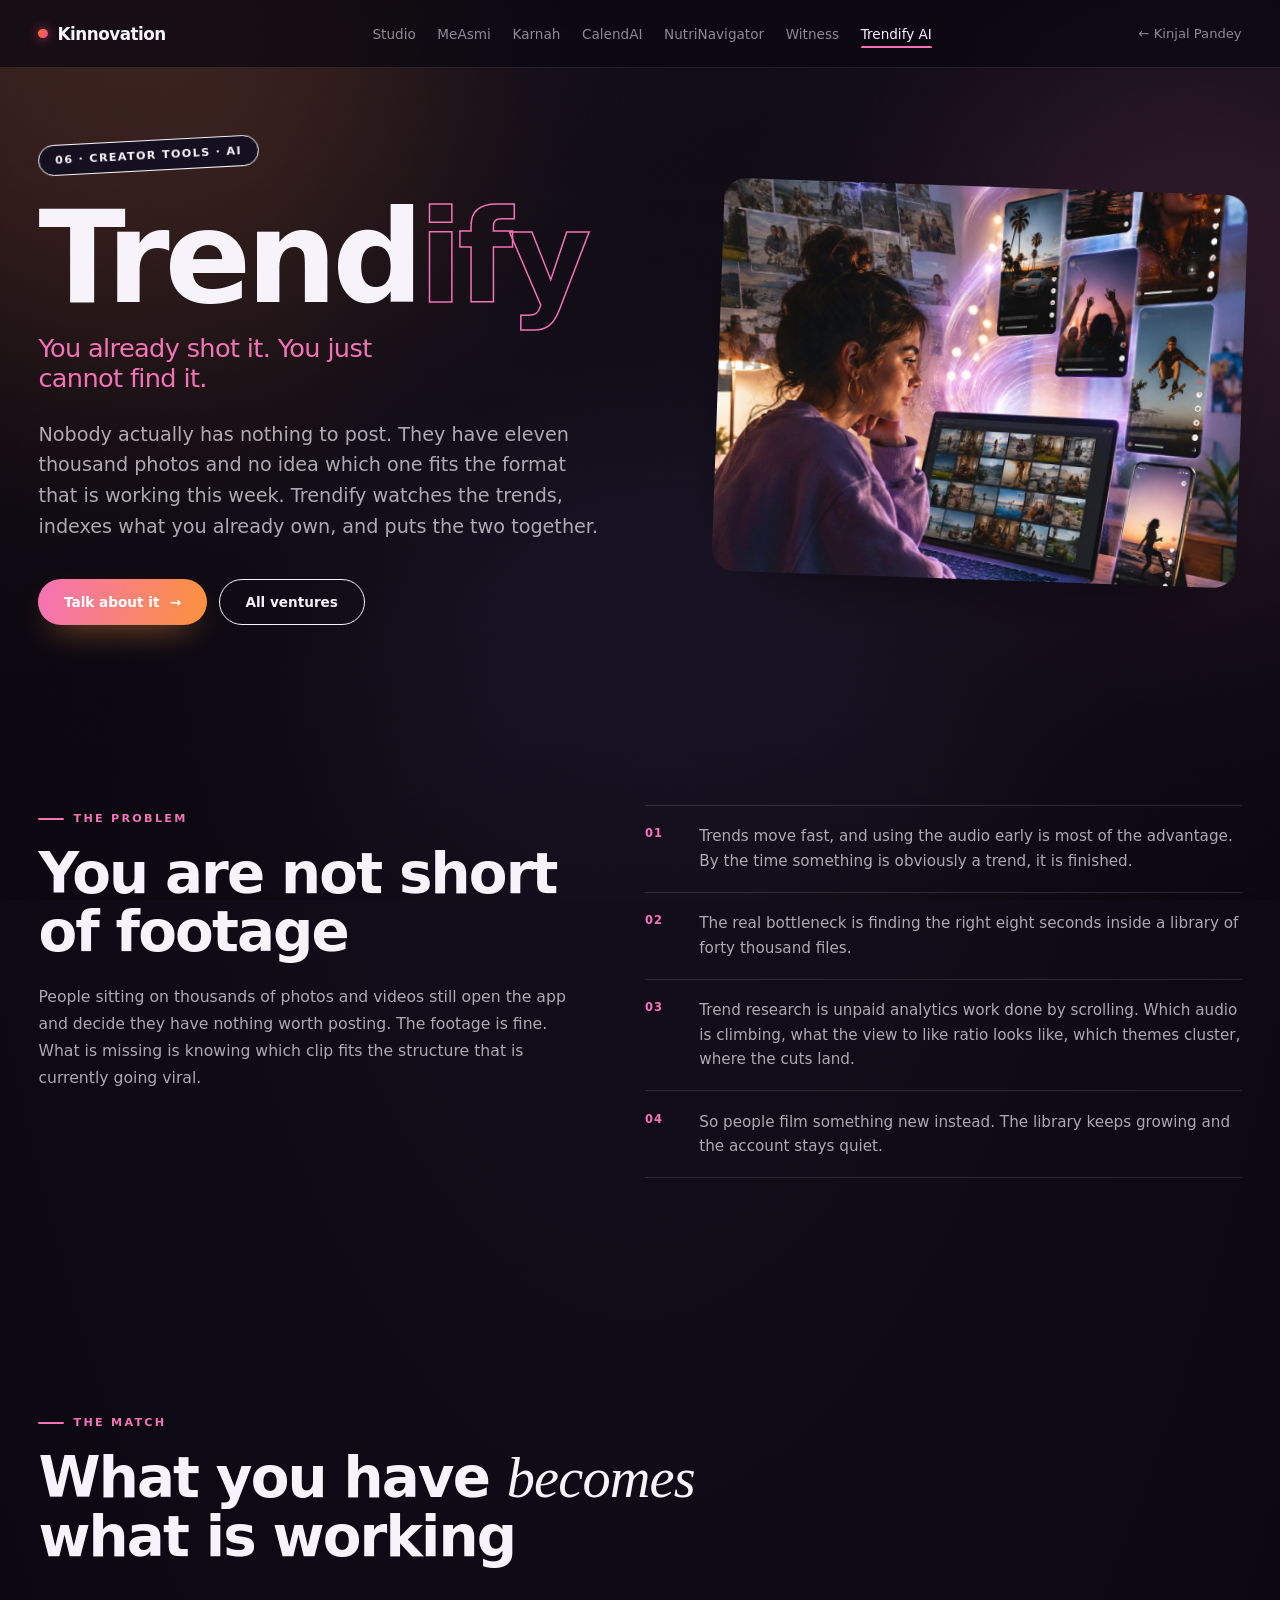
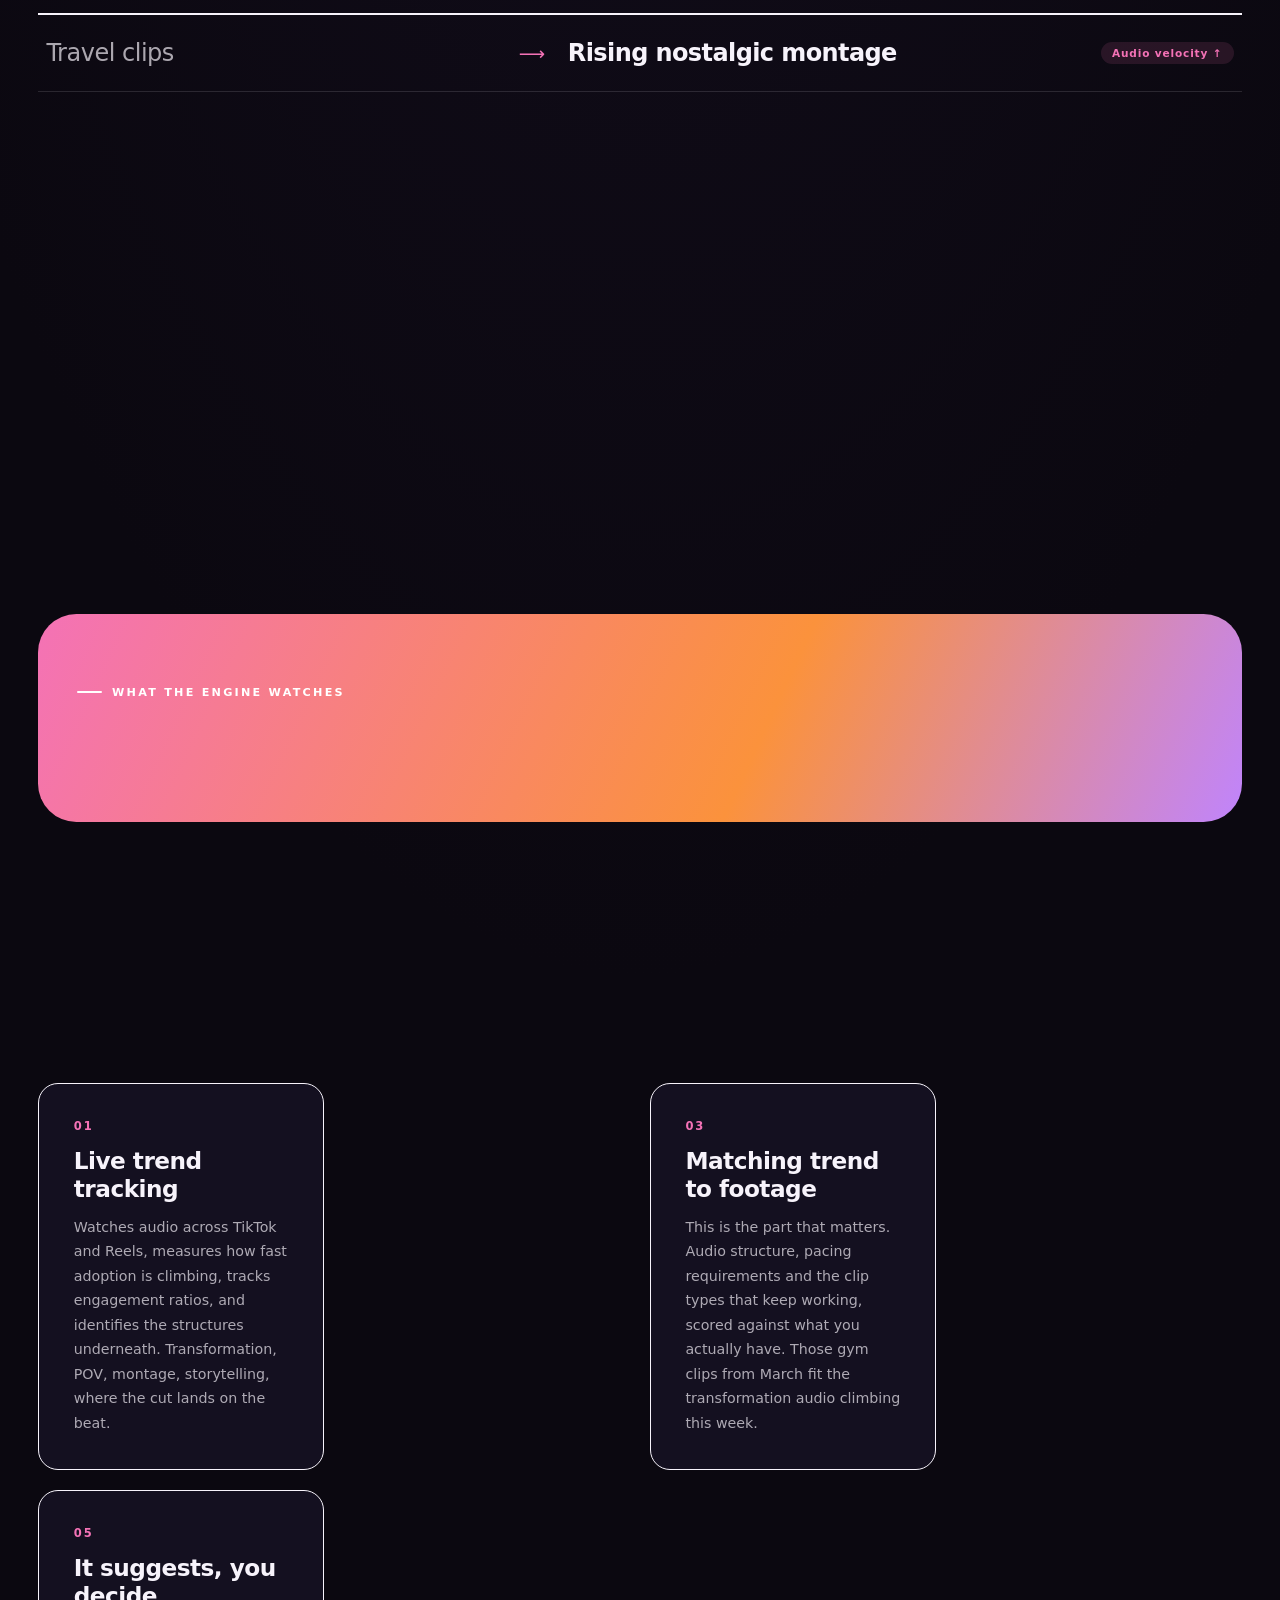
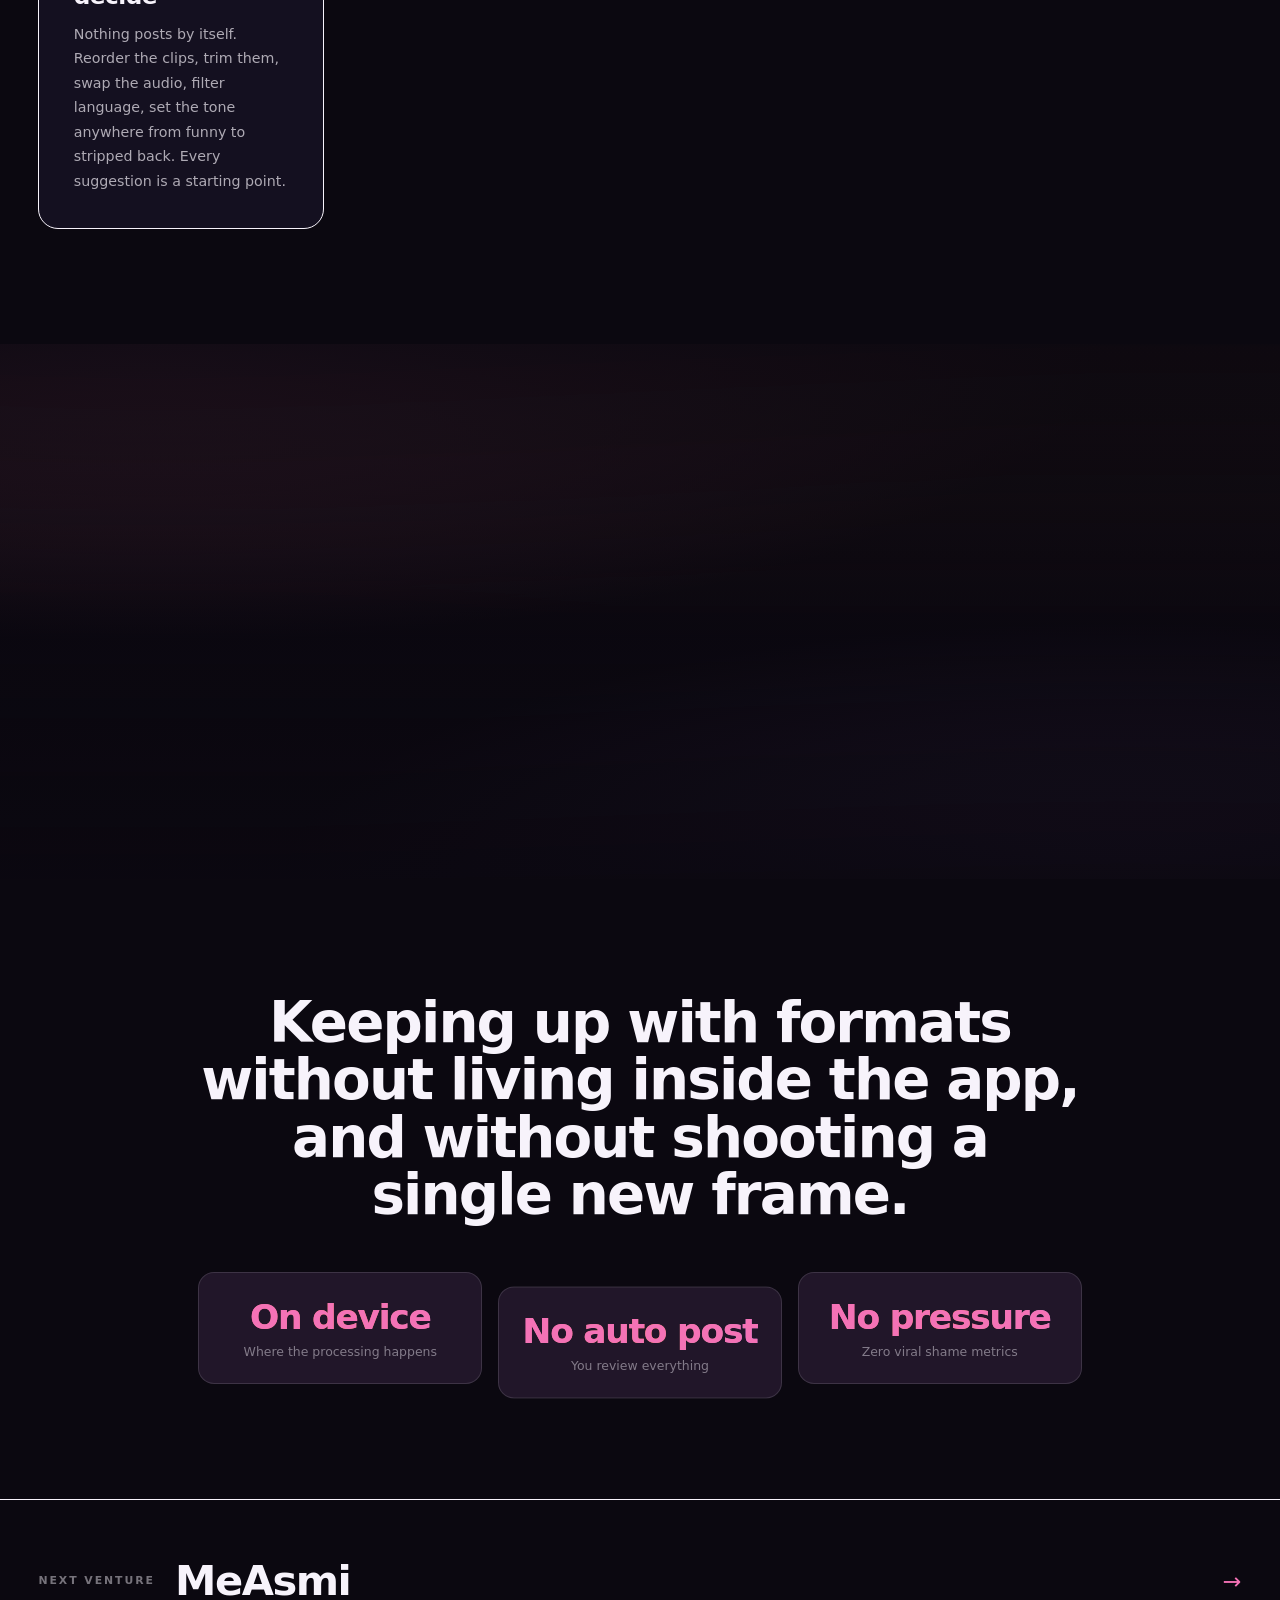
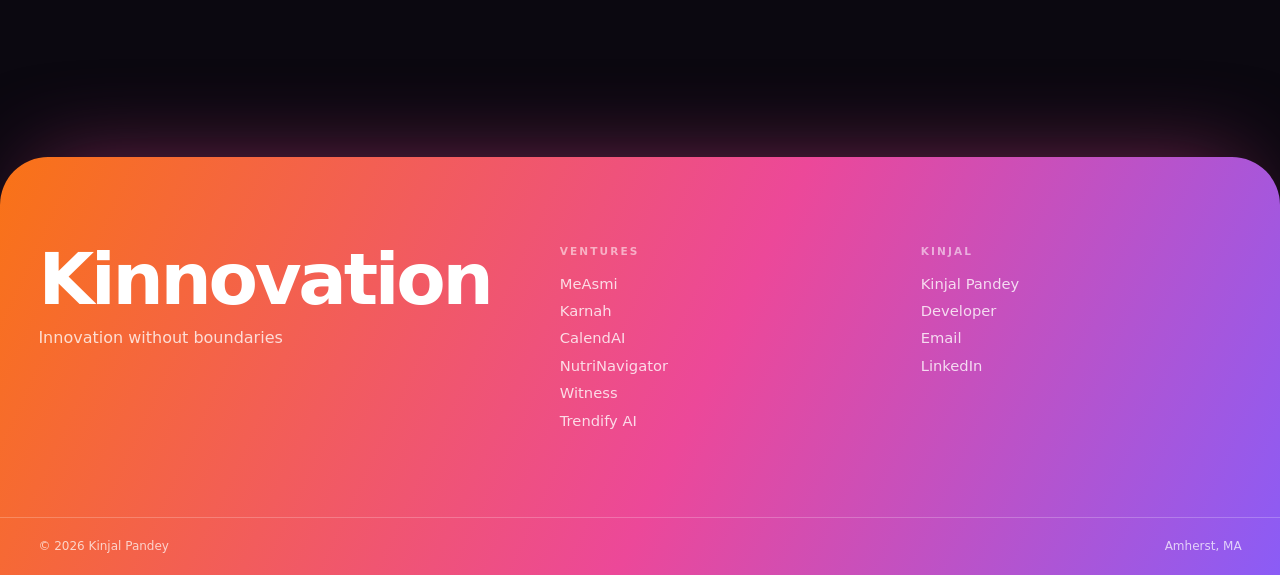
<file: trendify/index.html>
<!DOCTYPE html><html lang="en"><head>
  <meta charset="utf-8">
  <title>Trendify AI: a venture by Kinjal Pandey</title>
  <base href="/">
  <meta name="viewport" content="width=device-width, initial-scale=1">

  <!-- Per-route title, description, canonical and social tags are written by
       src/app/core/seo.ts. These are the defaults, and what a crawler sees
       before any JavaScript runs. -->
  <meta name="description" content="Matches live trend data to the footage already in your camera roll. Minute Pitch winner, $300, UMass Amherst. One of six ventures in the Kinnovation portfolio.">
  <meta name="author" content="Kinjal Pandey">
  <meta name="theme-color" content="#0b0810">
  <link rel="canonical" href="https://kinnovationgroup.com/trendify">

  <!-- Crawling. `max-image-preview:large` is what gets a photograph shown
       beside the result instead of a thumbnail. -->
  <meta name="robots" content="index, follow, max-image-preview:large, max-snippet:-1, max-video-preview:-1">

  <meta property="og:type" content="profile">
  <meta property="og:site_name" content="Kinjal Pandey">
  <meta property="og:title" content="Trendify AI: a venture by Kinjal Pandey">
  <meta property="og:description" content="Matches live trend data to the footage already in your camera roll. Minute Pitch winner, $300, UMass Amherst. One of six ventures in the Kinnovation portfolio.">
  <meta property="og:url" content="https://kinnovationgroup.com/trendify">
  <meta property="og:image" content="https://kinnovationgroup.com/img/tiles/tile-developer.jpg">
  <meta name="twitter:card" content="summary_large_image">

  <!-- ===================================================================
       Security

       GitHub Pages serves static files and cannot set response headers, so
       everything enforceable from the document itself is set here. The two
       that genuinely cannot be done this way: Strict-Transport-Security and
       X-Frame-Options: are covered by GitHub's "Enforce HTTPS" setting and
       by frame-ancestors below, which supersedes X-Frame-Options anyway.
       =================================================================== -->

  <!-- No plugins, no inline scripts, no framing, and connections limited to
       the three origins this site actually talks to. 'unsafe-inline' is
       present for styles only: Angular injects component styles inline. -->
  <meta http-equiv="Content-Security-Policy" content="
    default-src 'self';
    script-src 'self' 'sha256-VM2mZqyEQZoLzoTrp5EigFvzQ0+f1wSeBuoOn95WHCg=' 'sha256-8sGKvDKC8crv9OBcqEMvqrNDWlm1/80h7NJpJzqOnLI=';
    style-src 'self' 'unsafe-inline' https://fonts.googleapis.com;
    font-src 'self' https://fonts.gstatic.com;
    img-src 'self' data: blob:;
    connect-src 'self' https://api.github.com https://kinjal-assistant.kinjalpandey.workers.dev https://api.emailjs.com;
    frame-ancestors 'none';
    base-uri 'self';
    form-action 'none';
    object-src 'none';
    upgrade-insecure-requests
  ">

  <!-- Don't leak the full URL to third parties -->
  <meta name="referrer" content="strict-origin-when-cross-origin">

  <!-- Monogram, not Angular's default. SVG first for crisp rendering at any
       size, .ico as the fallback older browsers and Windows still ask for. -->
  <link rel="icon" href="favicon.svg" type="image/svg+xml">
  <link rel="icon" href="favicon.ico" sizes="48x48" type="image/x-icon">
  <link rel="apple-touch-icon" href="apple-touch-icon.png">
  <link rel="manifest" href="site.webmanifest">

  <link rel="preconnect" href="https://fonts.googleapis.com">
  <link rel="preconnect" href="https://fonts.gstatic.com" crossorigin="">
  <link href="https://fonts.googleapis.com/css2?family=Instrument+Serif:ital@0;1&amp;family=Inter:wght@300;400;500&amp;family=JetBrains+Mono:wght@300;400;500;700&amp;family=Space+Grotesk:wght@300;400;500;600;700&amp;family=Bodoni+Moda:ital,opsz,wght@0,6..96,400..900;1,6..96,400..900&amp;display=swap" rel="stylesheet">

  <!-- ===================================================================
       Structured data

       This is what tells Google that the site, the LinkedIn profile, the
       GitHub account and the arXiv paper are all the same person: which is
       the thing that decides whether a name search returns one strong result
       or several weak ones. `sameAs` does most of that work.
       =================================================================== -->
  <script type="application/ld+json">
  {
    "@context": "https://schema.org",
    "@graph": [
      {
        "@type": "Organization",
        "@id": "https://kinnovationgroup.com/#kinnovation",
        "name": "Kinnovation",
        "url": "https://kinnovationgroup.com/",
        "description": "A venture studio building where the evidence needed to fix a broken system already exists but sits in a thousand disconnected places.",
        "founder": { "@id": "https://kinjalpandey.com/#kinjal" },
        "email": "mailto:kinjalpandey18@gmail.com",
        "address": {
          "@type": "PostalAddress",
          "addressLocality": "Amherst",
          "addressRegion": "MA",
          "addressCountry": "US"
        }
      },
      {
        "@type": "Person",
        "@id": "https://kinjalpandey.com/#kinjal",
        "name": "Kinjal Pandey",
        "url": "https://kinjalpandey.com/",
        "sameAs": [
          "https://kinjalpandey.com/",
          "https://www.linkedin.com/in/kinjalpandey",
          "https://github.com/kinjalumass"
        ]
      },
      {
        "@type": "WebSite",
        "@id": "https://kinnovationgroup.com/#website",
        "url": "https://kinnovationgroup.com/",
        "name": "Kinnovation",
        "inLanguage": "en",
        "publisher": { "@id": "https://kinnovationgroup.com/#kinnovation" }
      }
    ]
  }
  </script>
<link rel="stylesheet" href="styles-R4CXDT6U.css"><meta property="og:image:alt" content="Trendify AI: a venture by Kinjal Pandey"><meta name="twitter:title" content="Trendify AI: a venture by Kinjal Pandey"><meta name="twitter:description" content="Matches live trend data to the footage already in your camera roll. Minute Pitch winner, $300, UMass Amherst. One of six ventures in the Kinnovation portfolio."><meta name="twitter:image" content="https://kinnovationgroup.com/img/tiles/tile-developer.jpg"><style ng-app-id="ng">@charset "UTF-8";[_nghost-ng-c3050790100]{--paper: #0b0810;--ink: #f7f3fb;position:relative;display:block;min-height:100dvh;background:radial-gradient(120% 80% at 50% 0%,#150f20,transparent 60%),var(--paper);color:var(--ink);font-family:var(--grotesk);overflow-x:hidden}.sky[_ngcontent-ng-c3050790100]{position:fixed;inset:0;z-index:0;pointer-events:none;overflow:hidden}.sky__blob[_ngcontent-ng-c3050790100]{position:absolute;border-radius:50%;filter:blur(120px);mix-blend-mode:screen;opacity:.5;will-change:transform}.sky__blob--1[_ngcontent-ng-c3050790100]{top:-20%;left:-14%;width:48vw;height:48vw;background:#ff8a4c;animation:_ngcontent-ng-c3050790100_float-a 28s var(--ease-io) infinite alternate}.sky__blob--2[_ngcontent-ng-c3050790100]{top:8%;right:-16%;width:44vw;height:44vw;background:#f472b6;animation:_ngcontent-ng-c3050790100_float-b 34s var(--ease-io) infinite alternate}.sky__blob--3[_ngcontent-ng-c3050790100]{bottom:-24%;left:26%;width:52vw;height:52vw;background:#a78bfa;animation:_ngcontent-ng-c3050790100_float-c 40s var(--ease-io) infinite alternate}@keyframes _ngcontent-ng-c3050790100_float-a{0%{transform:translateZ(0) scale(1)}to{transform:translate3d(9vw,7vh,0) scale(1.18)}}@keyframes _ngcontent-ng-c3050790100_float-b{0%{transform:translateZ(0) scale(1.12)}to{transform:translate3d(-8vw,11vh,0) scale(.94)}}@keyframes _ngcontent-ng-c3050790100_float-c{0%{transform:translateZ(0) scale(.94)}to{transform:translate3d(-11vw,-9vh,0) scale(1.22)}}.sky__grain[_ngcontent-ng-c3050790100]{position:absolute;inset:0;opacity:.22;mix-blend-mode:overlay;background-image:url("data:image/svg+xml,%3Csvg xmlns='http://www.w3.org/2000/svg'%3E%3Cfilter id='n'%3E%3CfeTurbulence type='fractalNoise' baseFrequency='0.85' numOctaves='3' stitchTiles='stitch'/%3E%3C/filter%3E%3Crect width='100%25' height='100%25' filter='url(%23n)' opacity='0.35'/%3E%3C/svg%3E")}.sky[_ngcontent-ng-c3050790100]:after{content:"";position:absolute;inset:0;background:linear-gradient(180deg,#0b081094,#0b0810c2 45%,#0b0810e6)}@media(prefers-reduced-motion:reduce){.sky__blob[_ngcontent-ng-c3050790100]{animation:none}}.nav[_ngcontent-ng-c3050790100]{position:sticky;top:0;z-index:60;display:flex;align-items:center;gap:1.5rem;height:4.25rem;padding:0 var(--gutter);background:#0b0810b8;-webkit-backdrop-filter:blur(20px);backdrop-filter:blur(20px);border-bottom:1px solid rgba(247,243,251,.1)}.nav__mark[_ngcontent-ng-c3050790100]{display:inline-flex;align-items:center;gap:.6rem;flex:none;font-size:1.05rem;font-weight:700;letter-spacing:-.03em}.nav__dot[_ngcontent-ng-c3050790100]{width:.6rem;height:.6rem;border-radius:50%;background:linear-gradient(120deg,#f97316,#ec4899);box-shadow:0 0 12px #ec4899b3}.nav__links[_ngcontent-ng-c3050790100]{display:flex;align-items:center;gap:1.35rem;margin:0 auto;overflow-x:auto;scrollbar-width:none}.nav__links[_ngcontent-ng-c3050790100]::-webkit-scrollbar{display:none}.nav__links[_ngcontent-ng-c3050790100]   a[_ngcontent-ng-c3050790100]{position:relative;flex:none;padding:.4rem 0;font-size:.85rem;font-weight:500;color:#f7f3fb8c;transition:color .3s}.nav__links[_ngcontent-ng-c3050790100]   a[_ngcontent-ng-c3050790100]:after{content:"";position:absolute;left:0;bottom:-.05rem;width:100%;height:2.5px;border-radius:3px;background:rgb(var(--hue, 234, 88, 12));transform:scaleX(0);transform-origin:left;transition:transform .45s var(--ease-out)}.nav__links[_ngcontent-ng-c3050790100]   a[_ngcontent-ng-c3050790100]:hover, .nav__links[_ngcontent-ng-c3050790100]   a.is-on[_ngcontent-ng-c3050790100]{color:var(--ink)}.nav__links[_ngcontent-ng-c3050790100]   a.is-on[_ngcontent-ng-c3050790100]:after{transform:scaleX(1)}.nav__back[_ngcontent-ng-c3050790100]{flex:none;font-size:.82rem;font-weight:500;color:#f7f3fb8c;transition:color .3s}.nav__back[_ngcontent-ng-c3050790100]:hover{color:var(--ink)}.foot[_ngcontent-ng-c3050790100]{position:relative;z-index:2;margin-top:clamp(3rem,8vw,6rem);color:#fff;background:linear-gradient(115deg,#f97316,#ec4899 55%,#8b5cf6);border-top-left-radius:clamp(1.5rem,4vw,3rem);border-top-right-radius:clamp(1.5rem,4vw,3rem);box-shadow:0 -30px 90px -40px #ec489980;overflow:hidden}.foot__inner[_ngcontent-ng-c3050790100]{display:grid;grid-template-columns:minmax(0,1.5fr) minmax(0,1fr) minmax(0,1fr);gap:2.5rem;max-width:84rem;margin:0 auto;padding:clamp(3rem,7vw,5.5rem) var(--gutter)}.foot__name[_ngcontent-ng-c3050790100]{font-size:clamp(2.25rem,6vw,4.5rem);font-weight:700;line-height:.95;letter-spacing:-.045em}.foot__promise[_ngcontent-ng-c3050790100]{margin-top:.9rem;max-width:26ch;font-size:1rem;font-weight:400;color:#ffffffc7}.foot__nav[_ngcontent-ng-c3050790100]{display:flex;flex-direction:column;gap:.65rem}.foot__nav[_ngcontent-ng-c3050790100]   a[_ngcontent-ng-c3050790100]{font-size:.92rem;font-weight:500;color:#fffc;transition:color .3s,transform .35s var(--ease-out)}.foot__nav[_ngcontent-ng-c3050790100]   a[_ngcontent-ng-c3050790100]:hover{color:#fff;transform:translate(.35rem)}.foot__label[_ngcontent-ng-c3050790100]{margin-bottom:.45rem;font-size:.66rem;font-weight:700;letter-spacing:.2em;text-transform:uppercase;color:#ffffff8c}.foot__base[_ngcontent-ng-c3050790100]{display:flex;align-items:center;justify-content:space-between;gap:1rem;max-width:84rem;margin:0 auto;padding:1.35rem var(--gutter);border-top:1px solid rgba(255,255,255,.22);font-size:.75rem;font-weight:500;color:#ffffffb8}@media(max-width:860px){.nav__links[_ngcontent-ng-c3050790100]{margin:0 0 0 auto;gap:1rem}.nav__back[_ngcontent-ng-c3050790100]{display:none}.foot__inner[_ngcontent-ng-c3050790100]{grid-template-columns:minmax(0,1fr);gap:2rem}}</style><style ng-app-id="ng">@charset "UTF-8";.hero[_ngcontent-ng-c1600356367]{padding:clamp(3rem,8vh,6rem) 0 clamp(2rem,5vw,4rem)}.hero__grid[_ngcontent-ng-c1600356367]{display:grid;grid-template-columns:minmax(0,1.08fr) minmax(0,.92fr);gap:clamp(2rem,6vw,4rem);align-items:center}.hero__sticker[_ngcontent-ng-c1600356367]{animation:_ngcontent-ng-c1600356367_pop .8s var(--ease-out) both}.hero__title[_ngcontent-ng-c1600356367]{margin-top:1.75rem;font-size:clamp(3rem,10vw,8rem);animation:_ngcontent-ng-c1600356367_lift 1s var(--ease-out) .08s both}.hero__tagline[_ngcontent-ng-c1600356367]{margin-top:1rem;max-width:22ch;font-size:clamp(1.1rem,2.2vw,1.6rem);font-weight:500;line-height:1.2;letter-spacing:-.025em;color:rgb(var(--v1));animation:_ngcontent-ng-c1600356367_lift 1s var(--ease-out) .16s both}.hero__lede[_ngcontent-ng-c1600356367]{margin-top:1.6rem;animation:_ngcontent-ng-c1600356367_lift 1s var(--ease-out) .24s both}.hero__actions[_ngcontent-ng-c1600356367]{display:flex;flex-wrap:wrap;gap:.75rem;margin-top:2.25rem;animation:_ngcontent-ng-c1600356367_lift 1s var(--ease-out) .32s both}@keyframes _ngcontent-ng-c1600356367_lift{0%{opacity:0;transform:translateY(1.9rem)}to{opacity:1;transform:none}}@keyframes _ngcontent-ng-c1600356367_pop{0%{opacity:0;transform:rotate(-14deg) scale(.85)}to{opacity:1;transform:rotate(-3deg) scale(1)}}.hero__stack[_ngcontent-ng-c1600356367]{position:relative;min-height:clamp(20rem,40vw,30rem)}.hero__stack--solo[_ngcontent-ng-c1600356367]   .hero__img--a[_ngcontent-ng-c1600356367]{top:50%;right:0;width:100%;transform:translateY(-50%) rotate(2deg)}.hero__img[_ngcontent-ng-c1600356367]{position:absolute;border-radius:22px;box-shadow:0 30px 76px -46px #020006d9}.hero__img--a[_ngcontent-ng-c1600356367]{top:0;right:0;width:76%;aspect-ratio:4/3;transform:rotate(2.5deg);animation:_ngcontent-ng-c1600356367_settle 1.4s var(--ease-out) .35s both}@keyframes _ngcontent-ng-c1600356367_settle{0%{opacity:0;transform:translateY(2.5rem) rotate(0)}}.problem__grid[_ngcontent-ng-c1600356367]{display:grid;grid-template-columns:minmax(0,1fr) minmax(0,1.1fr);gap:clamp(2rem,6vw,4rem);align-items:start}.problem__title[_ngcontent-ng-c1600356367]{margin:1.25rem 0 1.5rem}.frictions[_ngcontent-ng-c1600356367]{margin:0;padding:0;list-style:none}.frictions[_ngcontent-ng-c1600356367]   li[_ngcontent-ng-c1600356367]{display:grid;grid-template-columns:2.5rem minmax(0,1fr);gap:.9rem;padding:1.15rem 0;border-bottom:1px solid var(--line);font-size:.95rem;line-height:1.62;color:var(--ink-2)}.frictions[_ngcontent-ng-c1600356367]   li[_ngcontent-ng-c1600356367]:first-child{border-top:1px solid var(--line)}.frictions__n[_ngcontent-ng-c1600356367]{font-size:.72rem;font-weight:700;letter-spacing:.1em;color:rgb(var(--v1))}.swap__head[_ngcontent-ng-c1600356367]{max-width:46rem;margin-bottom:3rem}.swap__head[_ngcontent-ng-c1600356367]   .ent-h2[_ngcontent-ng-c1600356367]{margin-top:1.25rem}.pairs[_ngcontent-ng-c1600356367]{margin:0;padding:0;list-style:none;border-top:2px solid var(--ink)}.pair[_ngcontent-ng-c1600356367]{display:grid;grid-template-columns:minmax(0,1fr) 2.5rem minmax(0,1.15fr) auto;gap:1rem;align-items:center;padding:1.5rem .5rem;border-bottom:1px solid var(--line);transition:background .4s,padding-left .45s var(--ease-out)}.pair[_ngcontent-ng-c1600356367]:hover{background:rgba(var(--v1),.06);padding-left:1.25rem}.pair[_ngcontent-ng-c1600356367]:hover   .pair__arrow[_ngcontent-ng-c1600356367]{transform:translate(.4rem)}.pair[_ngcontent-ng-c1600356367]:hover   .pair__becomes[_ngcontent-ng-c1600356367]{color:rgb(var(--v1))}.pair__have[_ngcontent-ng-c1600356367]{font-size:clamp(1.05rem,2.2vw,1.5rem);font-weight:500;letter-spacing:-.02em;color:var(--ink-2)}.pair__arrow[_ngcontent-ng-c1600356367]{justify-self:center;font-size:1.15rem;color:rgb(var(--v1));transition:transform .45s var(--ease-out)}.pair__becomes[_ngcontent-ng-c1600356367]{font-size:clamp(1.05rem,2.2vw,1.5rem);font-weight:700;letter-spacing:-.025em;transition:color .35s}.pair__signal[_ngcontent-ng-c1600356367]{justify-self:end;padding:.3rem .7rem;border-radius:999px;background:rgba(var(--v1),.12);font-size:.66rem;font-weight:600;letter-spacing:.08em;color:rgb(var(--v1));white-space:nowrap}.thesis[_ngcontent-ng-c1600356367]{max-width:46rem;margin:3.5rem 0 0;padding-left:clamp(1rem,3vw,2rem);border-left:3px solid rgb(var(--v1))}.thesis__text[_ngcontent-ng-c1600356367]{font-size:clamp(1.25rem,2.5vw,1.85rem);line-height:1.35;color:var(--ink)}.signals[_ngcontent-ng-c1600356367]{padding:clamp(2.5rem,6vw,4rem) 0;margin:0 var(--gutter);border-radius:clamp(1.25rem,3vw,2.5rem)}.signals__list[_ngcontent-ng-c1600356367]{display:flex;flex-wrap:wrap;gap:.6rem;margin:1.5rem 0 0;padding:0;list-style:none}.signals__list[_ngcontent-ng-c1600356367]   li[_ngcontent-ng-c1600356367]{padding:.55rem 1rem;border:1.5px solid rgba(255,255,255,.5);border-radius:999px;font-size:.85rem;font-weight:600;color:#fff;transition:background .35s,transform .4s var(--ease-out)}.signals__list[_ngcontent-ng-c1600356367]   li[_ngcontent-ng-c1600356367]:nth-child(2n){transform:translateY(.5rem)}.signals__list[_ngcontent-ng-c1600356367]   li[_ngcontent-ng-c1600356367]:hover{background:#ffffff2e}.build__head[_ngcontent-ng-c1600356367]{margin-bottom:3rem}.build__title[_ngcontent-ng-c1600356367]{margin-top:1.25rem}.build__grid[_ngcontent-ng-c1600356367]{display:grid;grid-template-columns:repeat(auto-fit,minmax(16rem,1fr));gap:1.25rem}.brick[_ngcontent-ng-c1600356367]{padding:clamp(1.5rem,3vw,2.15rem);border-radius:20px;border:1.5px solid var(--ink);background:var(--paper-2);transition:transform .45s var(--ease-out),box-shadow .45s var(--ease-out)}.brick[_ngcontent-ng-c1600356367]:nth-child(2){transform:translateY(1.25rem)}.brick[_ngcontent-ng-c1600356367]:nth-child(4){transform:translateY(.8rem)}.brick[_ngcontent-ng-c1600356367]:hover{transform:translate(-3px,-3px);box-shadow:10px 10px rgba(var(--v1),1)}.brick__n[_ngcontent-ng-c1600356367]{display:block;margin-bottom:.9rem;font-size:.72rem;font-weight:700;letter-spacing:.16em;color:rgb(var(--v1))}.brick__body[_ngcontent-ng-c1600356367]{margin-top:.75rem;font-size:.89rem}.flow__title[_ngcontent-ng-c1600356367]{margin:1.25rem 0 3rem}.flow[_ngcontent-ng-c1600356367]{display:grid;grid-template-columns:repeat(5,minmax(0,1fr));gap:1.25rem;margin:0;padding:0;list-style:none}.flow__step[_ngcontent-ng-c1600356367]{padding-top:1.25rem;border-top:2px solid rgba(var(--v1),.7)}.flow__step[_ngcontent-ng-c1600356367]:nth-child(2n){transform:translateY(1.5rem)}.flow__n[_ngcontent-ng-c1600356367]{display:block;font-size:.72rem;font-weight:700;letter-spacing:.16em;color:rgb(var(--v1))}.flow__step-title[_ngcontent-ng-c1600356367]{margin:.7rem 0 .5rem}.flow__body[_ngcontent-ng-c1600356367]{font-size:.86rem;line-height:1.6;color:var(--ink-2)}.close__inner[_ngcontent-ng-c1600356367]{text-align:center}.close__inner[_ngcontent-ng-c1600356367]   .ent-h2[_ngcontent-ng-c1600356367]{max-width:28ch;margin:0 auto}@media(max-width:1024px){.flow[_ngcontent-ng-c1600356367]{grid-template-columns:repeat(2,minmax(0,1fr))}.flow__step[_ngcontent-ng-c1600356367]:nth-child(2n){transform:none}}@media(max-width:860px){.hero__grid[_ngcontent-ng-c1600356367], .problem__grid[_ngcontent-ng-c1600356367]{grid-template-columns:minmax(0,1fr)}.hero__stack[_ngcontent-ng-c1600356367]{min-height:18rem;margin-top:2rem}.flow[_ngcontent-ng-c1600356367]{grid-template-columns:minmax(0,1fr)}.pair[_ngcontent-ng-c1600356367]{grid-template-columns:minmax(0,1fr);gap:.4rem}.pair__arrow[_ngcontent-ng-c1600356367]{justify-self:start;transform:rotate(90deg)}.pair__signal[_ngcontent-ng-c1600356367]{justify-self:start}.brick[_ngcontent-ng-c1600356367]:nth-child(2), .brick[_ngcontent-ng-c1600356367]:nth-child(4){transform:none}.signals__list[_ngcontent-ng-c1600356367]   li[_ngcontent-ng-c1600356367]:nth-child(2n){transform:none}}</style></head>
<body><!--nghm--><script type="text/javascript" id="ng-event-dispatch-contract">(()=>{function p(t,n,r,o,e,i,f,m){return{eventType:t,event:n,targetElement:r,eic:o,timeStamp:e,eia:i,eirp:f,eiack:m}}function u(t){let n=[],r=e=>{n.push(e)};return{c:t,q:n,et:[],etc:[],d:r,h:e=>{r(p(e.type,e,e.target,t,Date.now()))}}}function s(t,n,r){for(let o=0;o<n.length;o++){let e=n[o];(r?t.etc:t.et).push(e),t.c.addEventListener(e,t.h,r)}}function c(t,n,r,o,e=window){let i=u(t);e._ejsas||(e._ejsas={}),e._ejsas[n]=i,s(i,r),s(i,o,!0)}window.__jsaction_bootstrap=c;})();
</script><script>window.__jsaction_bootstrap(document.body,"ng",["click"],[]);</script>
  <app-root ng-version="22.1.2" ngh="2" ng-server-context="ssg"><router-outlet></router-outlet><app-ent-shell _nghost-ng-c3050790100="" ngh="1"><div _ngcontent-ng-c3050790100="" aria-hidden="true" class="sky"><span _ngcontent-ng-c3050790100="" class="sky__blob sky__blob--1"></span><span _ngcontent-ng-c3050790100="" class="sky__blob sky__blob--2"></span><span _ngcontent-ng-c3050790100="" class="sky__blob sky__blob--3"></span><span _ngcontent-ng-c3050790100="" class="sky__grain"></span></div><header _ngcontent-ng-c3050790100="" class="nav"><a _ngcontent-ng-c3050790100="" class="nav__mark" href="/" jsaction="click:;"><span _ngcontent-ng-c3050790100="" aria-hidden="true" class="nav__dot"></span> Kinnovation </a><nav _ngcontent-ng-c3050790100="" aria-label="Ventures" class="nav__links"><a _ngcontent-ng-c3050790100="" routerlinkactive="is-on" href="/" class="" jsaction="click:;"> Studio </a><a _ngcontent-ng-c3050790100="" routerlinkactive="is-on" style="--hue: 56, 189, 248;" href="/measmi" class="" jsaction="click:;"> MeAsmi </a><a _ngcontent-ng-c3050790100="" routerlinkactive="is-on" style="--hue: 52, 211, 153;" href="/karnah" class="" jsaction="click:;"> Karnah </a><a _ngcontent-ng-c3050790100="" routerlinkactive="is-on" style="--hue: 167, 139, 250;" href="/calendai" class="" jsaction="click:;"> CalendAI </a><a _ngcontent-ng-c3050790100="" routerlinkactive="is-on" style="--hue: 251, 146, 60;" href="/nutri-navigator" class="" jsaction="click:;"> NutriNavigator </a><a _ngcontent-ng-c3050790100="" routerlinkactive="is-on" style="--hue: 148, 163, 184;" href="/witness-platform" class="" jsaction="click:;"> Witness </a><a _ngcontent-ng-c3050790100="" routerlinkactive="is-on" style="--hue: 244, 114, 182;" href="/trendify" class="is-on" jsaction="click:;"> Trendify AI </a><!----></nav><a _ngcontent-ng-c3050790100="" class="nav__back" href="https://kinjalpandey.com/"><span _ngcontent-ng-c3050790100="" aria-hidden="true">←</span> Kinjal Pandey </a><!----><!----></header><router-outlet _ngcontent-ng-c3050790100=""></router-outlet><app-trendify _nghost-ng-c1600356367="" ngh="0"><div _ngcontent-ng-c1600356367="" class="ent-page" style="--v1: 244, 114, 182; --v2: 251, 146, 60; --v3: 192, 132, 252;"><section _ngcontent-ng-c1600356367="" class="hero"><div _ngcontent-ng-c1600356367="" class="ent-wrap hero__grid"><div _ngcontent-ng-c1600356367="" class="hero__copy"><span _ngcontent-ng-c1600356367="" class="ent-sticker hero__sticker">06 · Creator tools · AI</span><h1 _ngcontent-ng-c1600356367="" class="ent-h1 hero__title"> Trend<span _ngcontent-ng-c1600356367="" class="ent-stroke">ify</span></h1><p _ngcontent-ng-c1600356367="" class="hero__tagline">You already shot it. You just cannot find it.</p><p _ngcontent-ng-c1600356367="" class="ent-lede hero__lede">Nobody actually has nothing to post. They have eleven thousand photos and no idea which one fits the format that is working this week. Trendify watches the trends, indexes what you already own, and puts the two together.</p><div _ngcontent-ng-c1600356367="" class="hero__actions"><a _ngcontent-ng-c1600356367="" href="mailto:kinjalpandey18@gmail.com" class="ent-btn ent-btn--solid"> Talk about it <span _ngcontent-ng-c1600356367="" aria-hidden="true">→</span></a><a _ngcontent-ng-c1600356367="" routerlink="/entrepreneur" class="ent-btn ent-btn--ghost" href="/entrepreneur" jsaction="click:;">All ventures</a></div></div><div _ngcontent-ng-c1600356367="" class="hero__stack hero__stack--solo"><div _ngcontent-ng-c1600356367="" class="ent-shot hero__img hero__img--a"><img _ngcontent-ng-c1600356367="" alt="" src="img/ventures/trendify.jpg"></div></div></div></section><section _ngcontent-ng-c1600356367="" class="ent-section problem"><div _ngcontent-ng-c1600356367="" class="ent-wrap problem__grid"><div _ngcontent-ng-c1600356367="" appreveal="" class="reveal"><span _ngcontent-ng-c1600356367="" class="ent-eyebrow">The problem</span><h2 _ngcontent-ng-c1600356367="" class="ent-h2 problem__title">You are not short of footage</h2><p _ngcontent-ng-c1600356367="" class="ent-body problem__lead">People sitting on thousands of photos and videos still open the app and decide they have nothing worth posting. The footage is fine. What is missing is knowing which clip fits the structure that is currently going viral.</p></div><ul _ngcontent-ng-c1600356367="" class="frictions"><li _ngcontent-ng-c1600356367="" appreveal="" class="reveal"><span _ngcontent-ng-c1600356367="" class="frictions__n">01</span><span _ngcontent-ng-c1600356367="">Trends move fast, and using the audio early is most of the advantage. By the time something is obviously a trend, it is finished.</span></li><li _ngcontent-ng-c1600356367="" appreveal="" class="reveal"><span _ngcontent-ng-c1600356367="" class="frictions__n">02</span><span _ngcontent-ng-c1600356367="">The real bottleneck is finding the right eight seconds inside a library of forty thousand files.</span></li><li _ngcontent-ng-c1600356367="" appreveal="" class="reveal"><span _ngcontent-ng-c1600356367="" class="frictions__n">03</span><span _ngcontent-ng-c1600356367="">Trend research is unpaid analytics work done by scrolling. Which audio is climbing, what the view to like ratio looks like, which themes cluster, where the cuts land.</span></li><li _ngcontent-ng-c1600356367="" appreveal="" class="reveal"><span _ngcontent-ng-c1600356367="" class="frictions__n">04</span><span _ngcontent-ng-c1600356367="">So people film something new instead. The library keeps growing and the account stays quiet.</span></li><!----></ul></div></section><section _ngcontent-ng-c1600356367="" class="ent-section swap"><div _ngcontent-ng-c1600356367="" class="ent-wrap"><header _ngcontent-ng-c1600356367="" appreveal="" class="swap__head reveal"><span _ngcontent-ng-c1600356367="" class="ent-eyebrow">The match</span><h2 _ngcontent-ng-c1600356367="" class="ent-h2">What you have <span _ngcontent-ng-c1600356367="" class="ent-serif">becomes</span> what is working</h2></header><ol _ngcontent-ng-c1600356367="" class="pairs"><li _ngcontent-ng-c1600356367="" appreveal="" class="pair reveal"><span _ngcontent-ng-c1600356367="" class="pair__have">Travel clips</span><span _ngcontent-ng-c1600356367="" aria-hidden="true" class="pair__arrow">⟶</span><span _ngcontent-ng-c1600356367="" class="pair__becomes">Rising nostalgic montage</span><span _ngcontent-ng-c1600356367="" class="pair__signal">Audio velocity ↑</span></li><li _ngcontent-ng-c1600356367="" appreveal="" class="pair reveal"><span _ngcontent-ng-c1600356367="" class="pair__have">Gym footage</span><span _ngcontent-ng-c1600356367="" aria-hidden="true" class="pair__arrow">⟶</span><span _ngcontent-ng-c1600356367="" class="pair__becomes">High-retention transformation</span><span _ngcontent-ng-c1600356367="" class="pair__signal">Retention 92%</span></li><li _ngcontent-ng-c1600356367="" appreveal="" class="pair reveal"><span _ngcontent-ng-c1600356367="" class="pair__have">Clips with friends</span><span _ngcontent-ng-c1600356367="" aria-hidden="true" class="pair__arrow">⟶</span><span _ngcontent-ng-c1600356367="" class="pair__becomes">Comedic POV format</span><span _ngcontent-ng-c1600356367="" class="pair__signal">Peaking this week</span></li><li _ngcontent-ng-c1600356367="" appreveal="" class="pair reveal"><span _ngcontent-ng-c1600356367="" class="pair__have">Food and cafés</span><span _ngcontent-ng-c1600356367="" aria-hidden="true" class="pair__arrow">⟶</span><span _ngcontent-ng-c1600356367="" class="pair__becomes">Aesthetic slow-cut</span><span _ngcontent-ng-c1600356367="" class="pair__signal">Early, low saturation</span></li><!----></ol><blockquote _ngcontent-ng-c1600356367="" appreveal="" class="thesis reveal"><p _ngcontent-ng-c1600356367="" class="ent-serif thesis__text">Going viral is far more structural than it is aesthetic. Structure is a pattern, patterns can be detected, and most people are already sitting on the raw material.</p></blockquote></div></section><section _ngcontent-ng-c1600356367="" class="ent-block signals"><div _ngcontent-ng-c1600356367="" class="ent-wrap"><span _ngcontent-ng-c1600356367="" class="ent-eyebrow">What the engine watches</span><ul _ngcontent-ng-c1600356367="" class="signals__list"><li _ngcontent-ng-c1600356367="" appreveal="" class="reveal">Audio adoption velocity</li><li _ngcontent-ng-c1600356367="" appreveal="" class="reveal">View-to-like ratio</li><li _ngcontent-ng-c1600356367="" appreveal="" class="reveal">Structural format</li><li _ngcontent-ng-c1600356367="" appreveal="" class="reveal">Theme clusters</li><li _ngcontent-ng-c1600356367="" appreveal="" class="reveal">Cut timing</li><li _ngcontent-ng-c1600356367="" appreveal="" class="reveal">Trend decay</li><!----></ul></div></section><section _ngcontent-ng-c1600356367="" class="ent-section build"><div _ngcontent-ng-c1600356367="" class="ent-wrap"><header _ngcontent-ng-c1600356367="" appreveal="" class="build__head reveal"><span _ngcontent-ng-c1600356367="" class="ent-eyebrow">Inside</span><h2 _ngcontent-ng-c1600356367="" class="ent-h2 build__title">Five moving parts</h2></header><div _ngcontent-ng-c1600356367="" class="build__grid"><article _ngcontent-ng-c1600356367="" appreveal="" class="brick reveal"><span _ngcontent-ng-c1600356367="" class="brick__n">01</span><h3 _ngcontent-ng-c1600356367="" class="ent-h3">Live trend tracking</h3><p _ngcontent-ng-c1600356367="" class="ent-body brick__body">Watches audio across TikTok and Reels, measures how fast adoption is climbing, tracks engagement ratios, and identifies the structures underneath. Transformation, POV, montage, storytelling, where the cut lands on the beat.</p></article><article _ngcontent-ng-c1600356367="" appreveal="" class="brick reveal"><span _ngcontent-ng-c1600356367="" class="brick__n">02</span><h3 _ngcontent-ng-c1600356367="" class="ent-h3">Indexing what you own</h3><p _ngcontent-ng-c1600356367="" class="ent-body brick__body">Tags your media by subject, motion, pacing, lighting and scene changes, then cuts it into reusable segments. The gallery becomes searchable by what is in it rather than the date it was taken.</p></article><article _ngcontent-ng-c1600356367="" appreveal="" class="brick reveal"><span _ngcontent-ng-c1600356367="" class="brick__n">03</span><h3 _ngcontent-ng-c1600356367="" class="ent-h3">Matching trend to footage</h3><p _ngcontent-ng-c1600356367="" class="ent-body brick__body">This is the part that matters. Audio structure, pacing requirements and the clip types that keep working, scored against what you actually have. Those gym clips from March fit the transformation audio climbing this week.</p></article><article _ngcontent-ng-c1600356367="" appreveal="" class="brick reveal"><span _ngcontent-ng-c1600356367="" class="brick__n">04</span><h3 _ngcontent-ng-c1600356367="" class="ent-h3">One shoot, several posts</h3><p _ngcontent-ng-c1600356367="" class="ent-body brick__body">The same footage across different trends by changing the audio, the pacing, the structure or how the caption frames it, so a good afternoon of filming keeps paying out.</p></article><article _ngcontent-ng-c1600356367="" appreveal="" class="brick reveal"><span _ngcontent-ng-c1600356367="" class="brick__n">05</span><h3 _ngcontent-ng-c1600356367="" class="ent-h3">It suggests, you decide</h3><p _ngcontent-ng-c1600356367="" class="ent-body brick__body">Nothing posts by itself. Reorder the clips, trim them, swap the audio, filter language, set the tone anywhere from funny to stripped back. Every suggestion is a starting point.</p></article><!----></div></div></section><section _ngcontent-ng-c1600356367="" class="ent-band ent-band--tint"><div _ngcontent-ng-c1600356367="" class="ent-wrap ent-band__inner"><header _ngcontent-ng-c1600356367="" appreveal="" class="reveal"><span _ngcontent-ng-c1600356367="" class="ent-eyebrow">The loop</span><h2 _ngcontent-ng-c1600356367="" class="ent-h2 flow__title">Index, match, assemble, learn</h2></header><ol _ngcontent-ng-c1600356367="" class="flow"><li _ngcontent-ng-c1600356367="" appreveal="" class="flow__step reveal"><span _ngcontent-ng-c1600356367="" class="flow__n">01</span><h3 _ngcontent-ng-c1600356367="" class="ent-h3 flow__step-title">Index</h3><p _ngcontent-ng-c1600356367="" class="flow__body">Your gallery gets tagged and cut into reusable segments.</p></li><li _ngcontent-ng-c1600356367="" appreveal="" class="flow__step reveal"><span _ngcontent-ng-c1600356367="" class="flow__n">02</span><h3 _ngcontent-ng-c1600356367="" class="ent-h3 flow__step-title">Monitor</h3><p _ngcontent-ng-c1600356367="" class="flow__body">Trend velocity tracked continuously, so dying formats drop out.</p></li><li _ngcontent-ng-c1600356367="" appreveal="" class="flow__step reveal"><span _ngcontent-ng-c1600356367="" class="flow__n">03</span><h3 _ngcontent-ng-c1600356367="" class="ent-h3 flow__step-title">Match</h3><p _ngcontent-ng-c1600356367="" class="flow__body">Formats scored against clips you already own.</p></li><li _ngcontent-ng-c1600356367="" appreveal="" class="flow__step reveal"><span _ngcontent-ng-c1600356367="" class="flow__n">04</span><h3 _ngcontent-ng-c1600356367="" class="ent-h3 flow__step-title">Assemble</h3><p _ngcontent-ng-c1600356367="" class="flow__body">A bundle arrives. Clip order, audio, caption idea, hashtag cluster.</p></li><li _ngcontent-ng-c1600356367="" appreveal="" class="flow__step reveal"><span _ngcontent-ng-c1600356367="" class="flow__n">05</span><h3 _ngcontent-ng-c1600356367="" class="ent-h3 flow__step-title">Learn</h3><p _ngcontent-ng-c1600356367="" class="flow__body">Linked post analytics sharpen what gets suggested next time.</p></li><!----></ol></div></section><section _ngcontent-ng-c1600356367="" class="ent-section close"><div _ngcontent-ng-c1600356367="" appreveal="" class="ent-wrap ent-wrap--tight close__inner reveal"><h2 _ngcontent-ng-c1600356367="" class="ent-h2">Keeping up with formats without living inside the app, and without shooting a single new frame.</h2><dl _ngcontent-ng-c1600356367="" class="ent-metrics"><div _ngcontent-ng-c1600356367="" class="ent-metric"><dt _ngcontent-ng-c1600356367="" class="ent-metric__value ent-grad">On device</dt><dd _ngcontent-ng-c1600356367="" class="ent-metric__label">Where the processing happens</dd></div><div _ngcontent-ng-c1600356367="" class="ent-metric"><dt _ngcontent-ng-c1600356367="" class="ent-metric__value ent-grad">No auto post</dt><dd _ngcontent-ng-c1600356367="" class="ent-metric__label">You review everything</dd></div><div _ngcontent-ng-c1600356367="" class="ent-metric"><dt _ngcontent-ng-c1600356367="" class="ent-metric__value ent-grad">No pressure</dt><dd _ngcontent-ng-c1600356367="" class="ent-metric__label">Zero viral shame metrics</dd></div><!----></dl></div></section><nav _ngcontent-ng-c1600356367="" class="ent-next"><a _ngcontent-ng-c1600356367="" class="ent-wrap ent-next__link" href="/entrepreneur/measmi" jsaction="click:;"><span _ngcontent-ng-c1600356367="" class="ent-next__label">Next venture</span><span _ngcontent-ng-c1600356367="" class="ent-next__name">MeAsmi</span><span _ngcontent-ng-c1600356367="" aria-hidden="true" class="ent-next__arrow">→</span></a></nav></div></app-trendify><!----><footer _ngcontent-ng-c3050790100="" class="foot"><div _ngcontent-ng-c3050790100="" class="foot__inner"><div _ngcontent-ng-c3050790100="" class="foot__brand"><h2 _ngcontent-ng-c3050790100="" class="foot__name">Kinnovation</h2><p _ngcontent-ng-c3050790100="" class="foot__promise">Innovation without boundaries</p></div><nav _ngcontent-ng-c3050790100="" aria-label="Footer" class="foot__nav"><span _ngcontent-ng-c3050790100="" class="foot__label">Ventures</span><a _ngcontent-ng-c3050790100="" href="/measmi" jsaction="click:;">MeAsmi</a><a _ngcontent-ng-c3050790100="" href="/karnah" jsaction="click:;">Karnah</a><a _ngcontent-ng-c3050790100="" href="/calendai" jsaction="click:;">CalendAI</a><a _ngcontent-ng-c3050790100="" href="/nutri-navigator" jsaction="click:;">NutriNavigator</a><a _ngcontent-ng-c3050790100="" href="/witness-platform" jsaction="click:;">Witness</a><a _ngcontent-ng-c3050790100="" href="/trendify" jsaction="click:;">Trendify AI</a><!----></nav><nav _ngcontent-ng-c3050790100="" aria-label="Elsewhere" class="foot__nav"><span _ngcontent-ng-c3050790100="" class="foot__label">Kinjal</span><a _ngcontent-ng-c3050790100="" href="https://kinjalpandey.com/">Kinjal Pandey</a><!----><!----><a _ngcontent-ng-c3050790100="" href="https://kinjalpandey.com/developer">Developer</a><!----><!----><a _ngcontent-ng-c3050790100="" href="mailto:kinjalpandey18@gmail.com">Email</a><a _ngcontent-ng-c3050790100="" href="https://www.linkedin.com/in/kinjalpandey" target="_blank" rel="noopener">LinkedIn</a></nav></div><div _ngcontent-ng-c3050790100="" class="foot__base"><span _ngcontent-ng-c3050790100="">© 2026 Kinjal Pandey</span><span _ngcontent-ng-c3050790100="">Amherst, MA</span></div></footer></app-ent-shell><!----></app-root>
<link rel="modulepreload" href="chunk-CQFORIAJ.js"><script src="main-H6GKQAD5.js" type="module"></script>
<link rel="modulepreload" href="chunk-LPSC7NBF.js">


<script id="ng-state" type="application/json">{"__nghData__":[{"t":{"35":"t18","48":"t19","58":"t20","68":"t21","78":"t22","85":"t23"},"c":{"35":[{"i":"t18","r":1,"x":4}],"48":[{"i":"t19","r":1,"x":4}],"58":[{"i":"t20","r":1,"x":6}],"68":[{"i":"t21","r":1,"x":5}],"78":[{"i":"t22","r":1,"x":5}],"85":[{"i":"t23","r":1,"x":3}]}},{"t":{"13":"t0","14":"t1","15":"t2","28":"t13","32":"t14","33":"t15","34":"t16","35":"t17"},"c":{"13":[{"i":"t0","r":1,"x":6}],"14":[{"i":"t1","r":1}],"15":[],"16":[{"i":"c1600356367","r":1}],"28":[{"i":"t13","r":1,"x":6}],"32":[{"i":"t14","r":1}],"33":[],"34":[{"i":"t16","r":1}],"35":[]}},{"c":{"0":[{"i":"c3050790100","r":1}]}}]}</script></body></html>
</file>
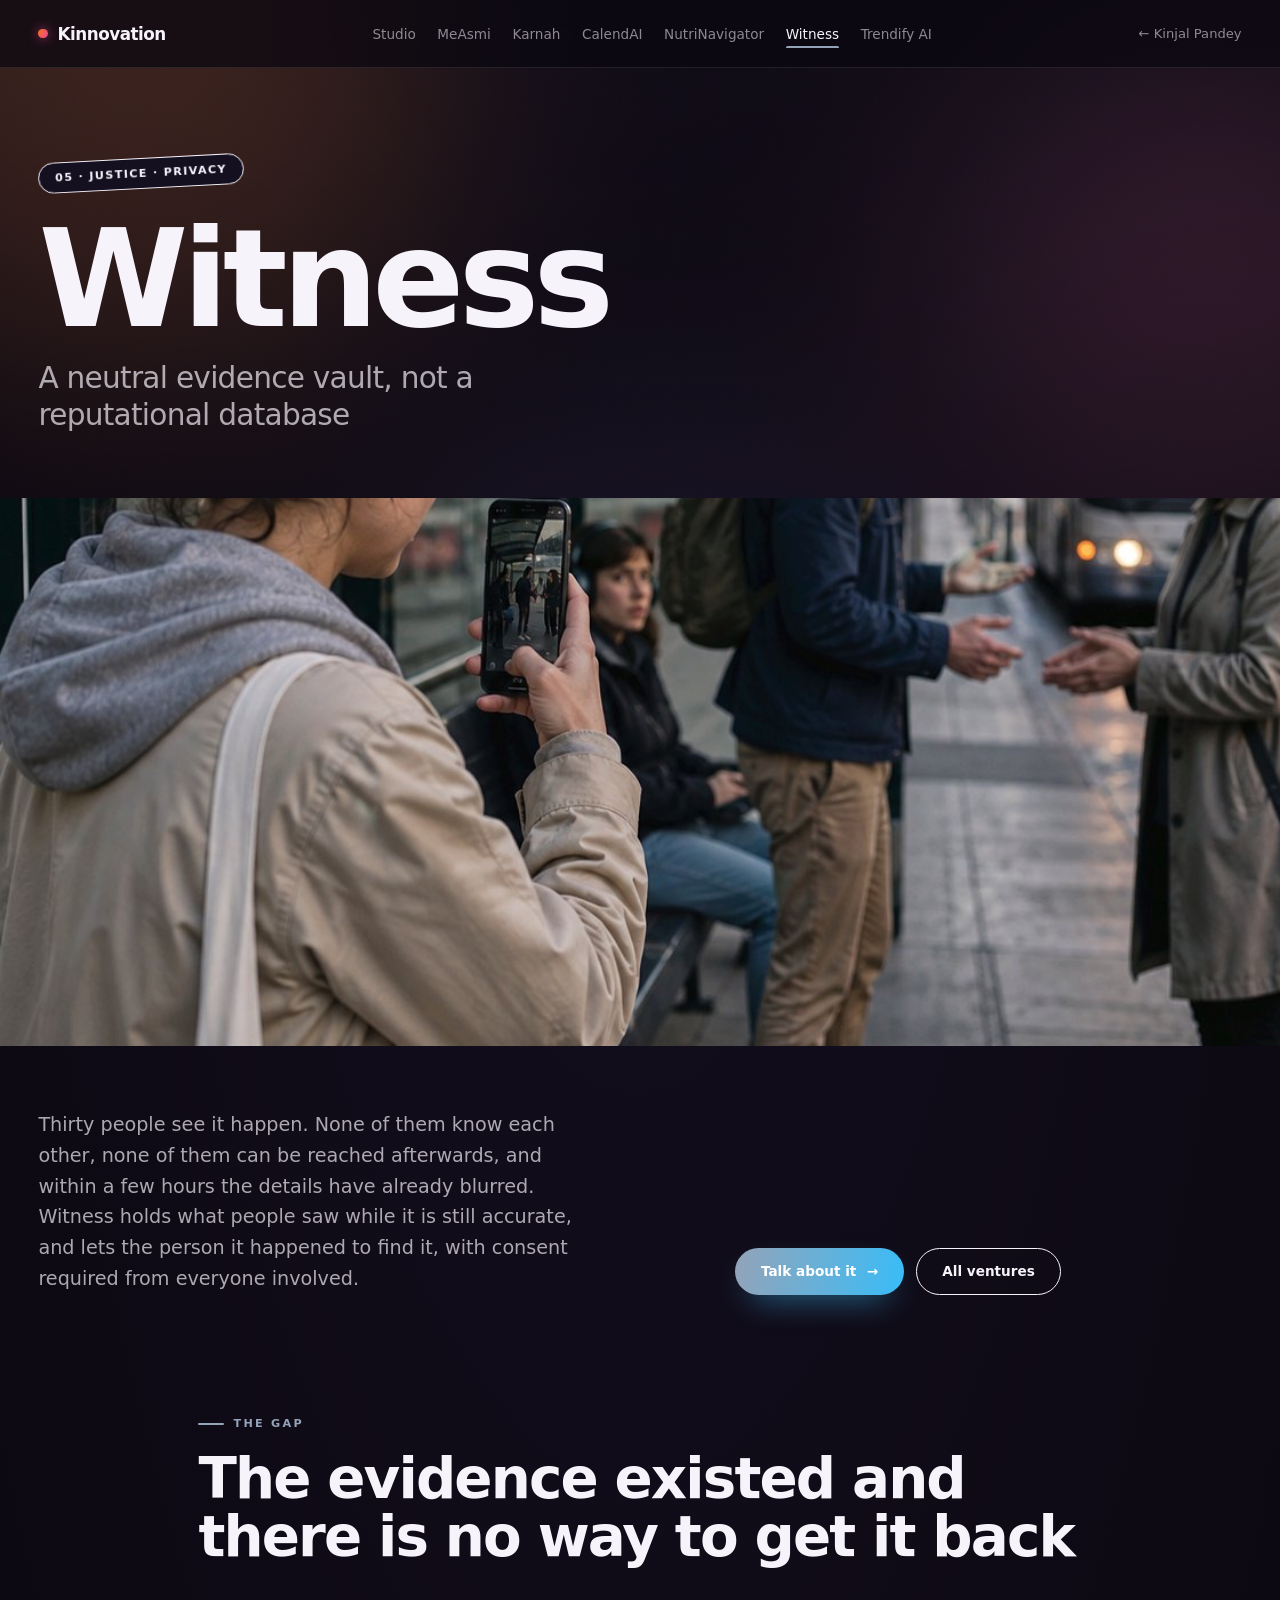
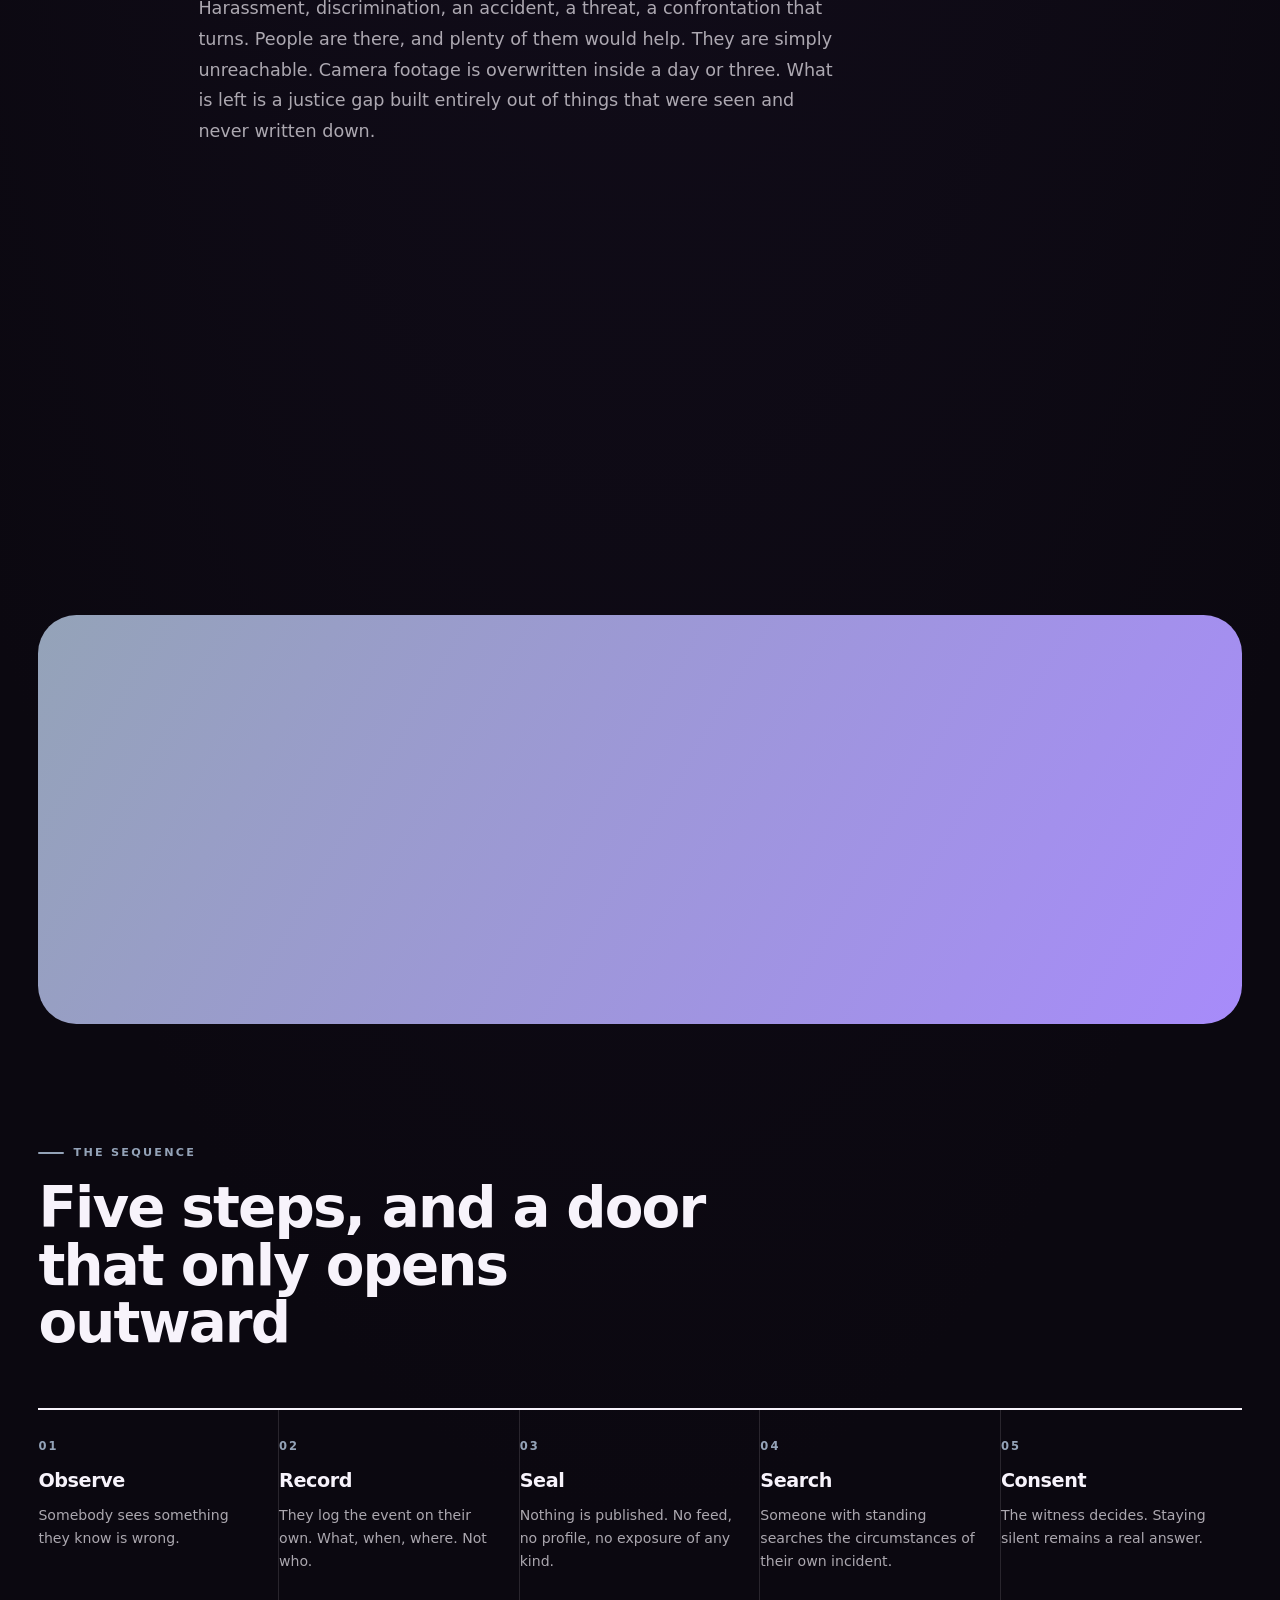
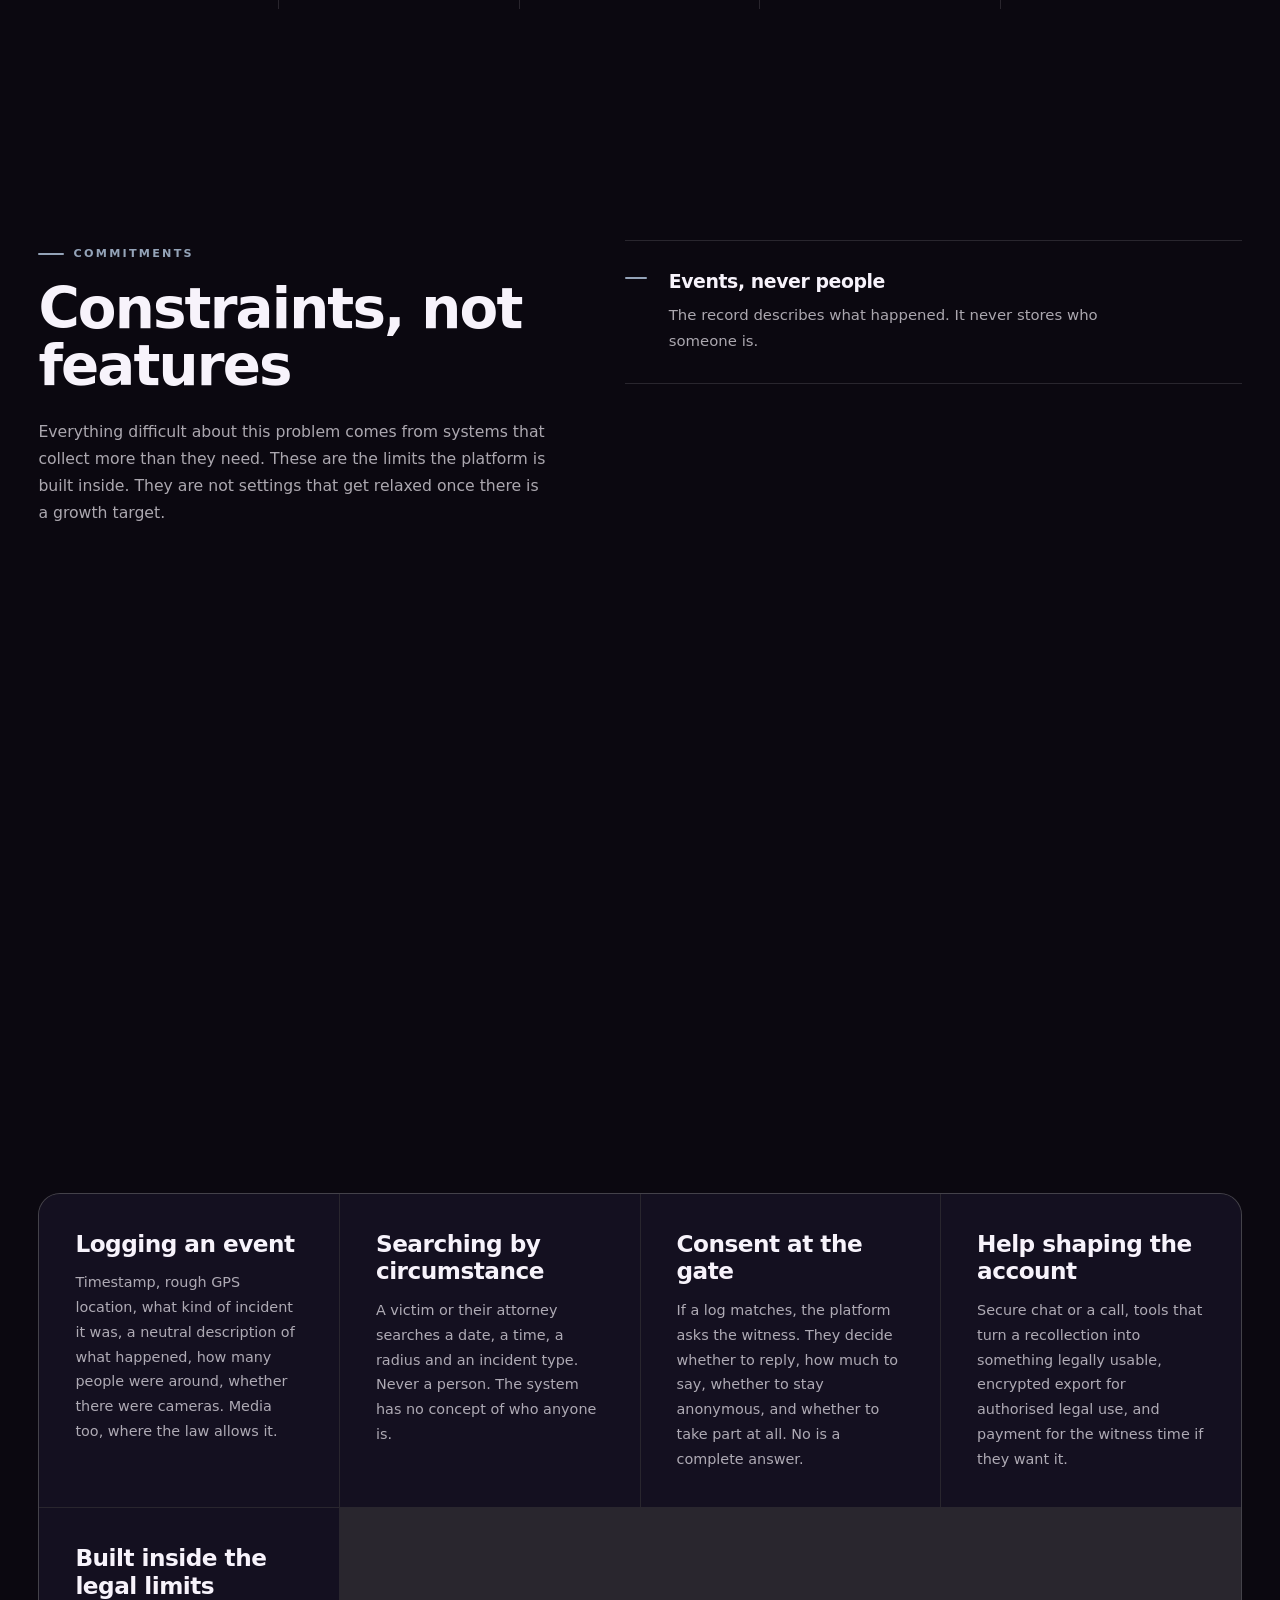
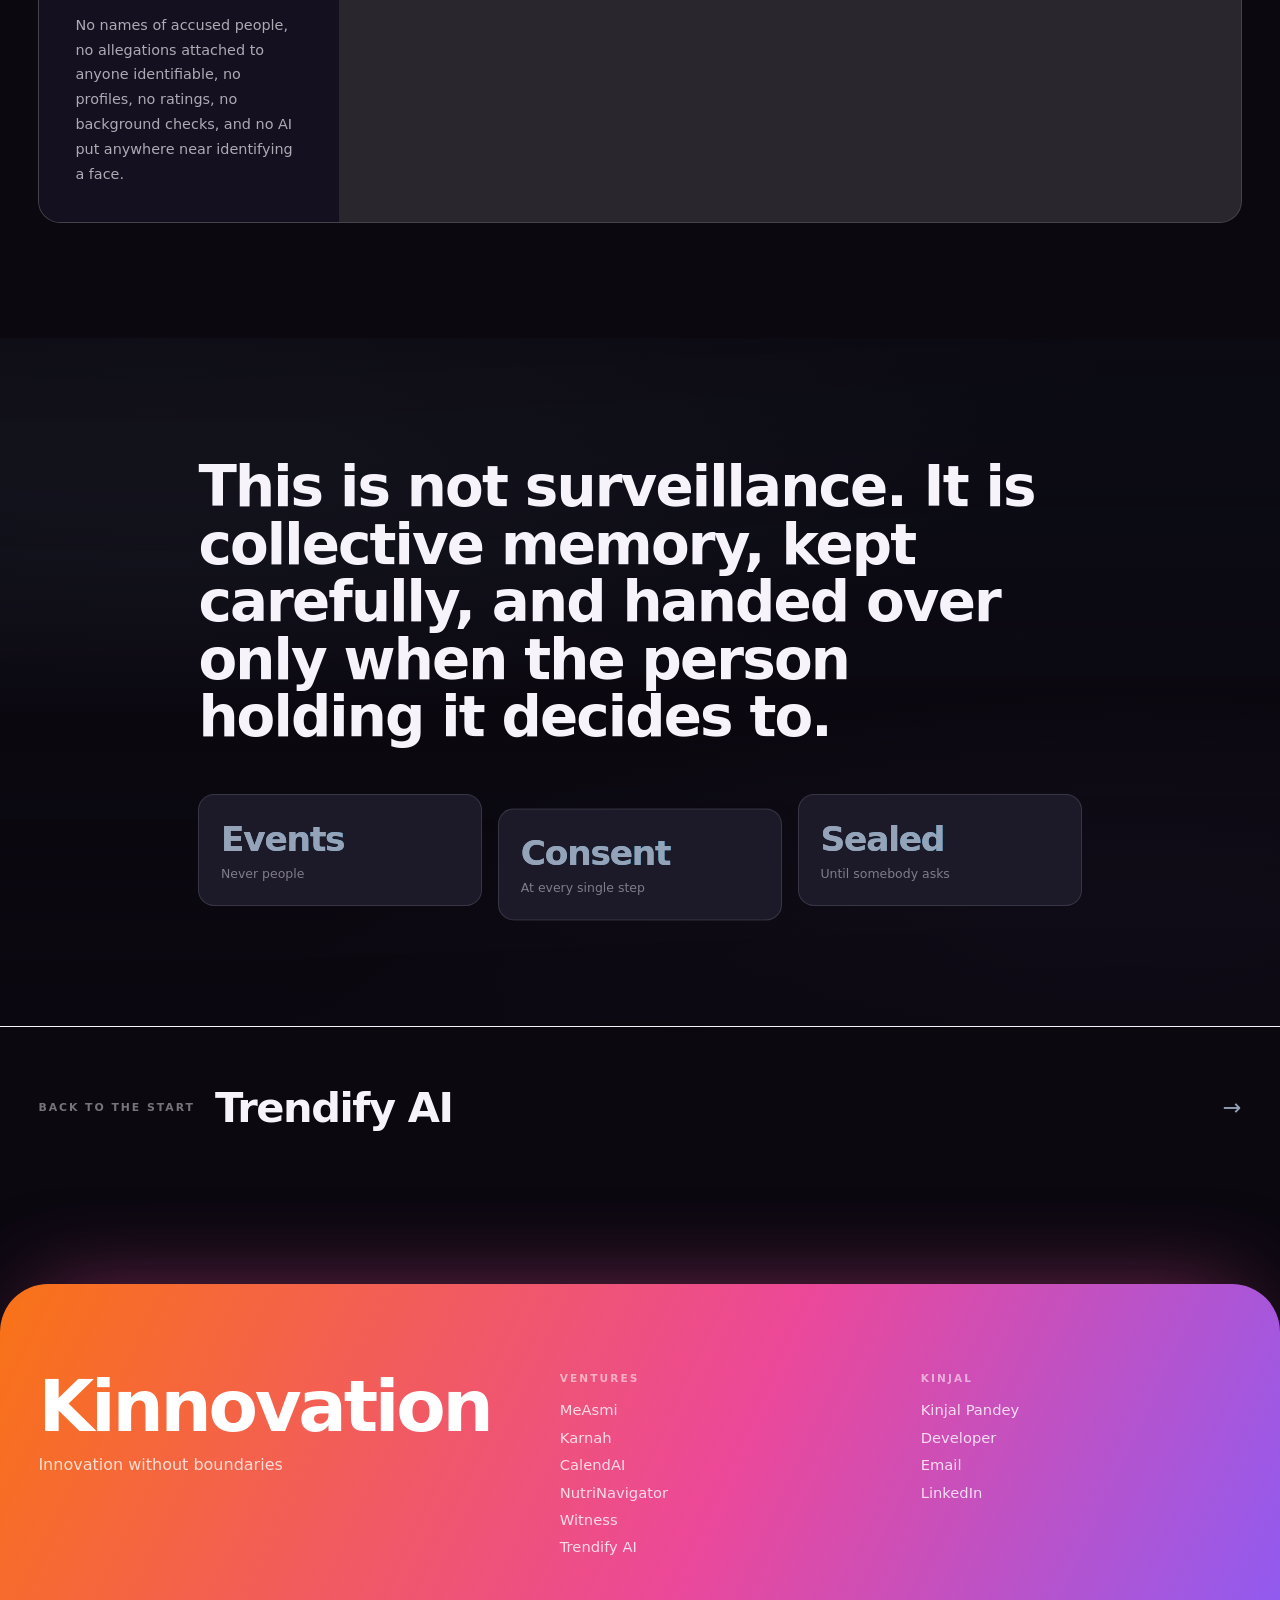
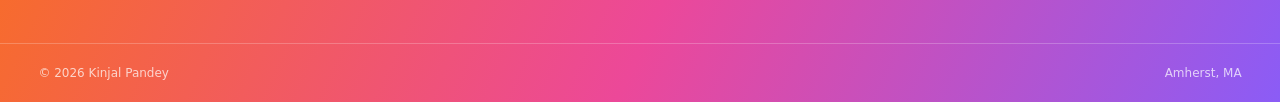
<file: witness-platform/index.html>
<!DOCTYPE html><html lang="en"><head>
  <meta charset="utf-8">
  <title>Witness: a venture by Kinjal Pandey</title>
  <base href="/">
  <meta name="viewport" content="width=device-width, initial-scale=1">

  <!-- Per-route title, description, canonical and social tags are written by
       src/app/core/seo.ts. These are the defaults, and what a crawler sees
       before any JavaScript runs. -->
  <meta name="description" content="A record of what people saw, kept sealed until the person it happened to asks for it. One of six ventures in the Kinnovation portfolio.">
  <meta name="author" content="Kinjal Pandey">
  <meta name="theme-color" content="#0b0810">
  <link rel="canonical" href="https://kinnovationgroup.com/witness-platform">

  <!-- Crawling. `max-image-preview:large` is what gets a photograph shown
       beside the result instead of a thumbnail. -->
  <meta name="robots" content="index, follow, max-image-preview:large, max-snippet:-1, max-video-preview:-1">

  <meta property="og:type" content="profile">
  <meta property="og:site_name" content="Kinjal Pandey">
  <meta property="og:title" content="Witness: a venture by Kinjal Pandey">
  <meta property="og:description" content="A record of what people saw, kept sealed until the person it happened to asks for it. One of six ventures in the Kinnovation portfolio.">
  <meta property="og:url" content="https://kinnovationgroup.com/witness-platform">
  <meta property="og:image" content="https://kinnovationgroup.com/img/tiles/tile-developer.jpg">
  <meta name="twitter:card" content="summary_large_image">

  <!-- ===================================================================
       Security

       GitHub Pages serves static files and cannot set response headers, so
       everything enforceable from the document itself is set here. The two
       that genuinely cannot be done this way: Strict-Transport-Security and
       X-Frame-Options: are covered by GitHub's "Enforce HTTPS" setting and
       by frame-ancestors below, which supersedes X-Frame-Options anyway.
       =================================================================== -->

  <!-- No plugins, no inline scripts, no framing, and connections limited to
       the three origins this site actually talks to. 'unsafe-inline' is
       present for styles only: Angular injects component styles inline. -->
  <meta http-equiv="Content-Security-Policy" content="
    default-src 'self';
    script-src 'self' 'sha256-VM2mZqyEQZoLzoTrp5EigFvzQ0+f1wSeBuoOn95WHCg=' 'sha256-8sGKvDKC8crv9OBcqEMvqrNDWlm1/80h7NJpJzqOnLI=';
    style-src 'self' 'unsafe-inline' https://fonts.googleapis.com;
    font-src 'self' https://fonts.gstatic.com;
    img-src 'self' data: blob:;
    connect-src 'self' https://api.github.com https://kinjal-assistant.kinjalpandey.workers.dev https://api.emailjs.com;
    frame-ancestors 'none';
    base-uri 'self';
    form-action 'none';
    object-src 'none';
    upgrade-insecure-requests
  ">

  <!-- Don't leak the full URL to third parties -->
  <meta name="referrer" content="strict-origin-when-cross-origin">

  <!-- Monogram, not Angular's default. SVG first for crisp rendering at any
       size, .ico as the fallback older browsers and Windows still ask for. -->
  <link rel="icon" href="favicon.svg" type="image/svg+xml">
  <link rel="icon" href="favicon.ico" sizes="48x48" type="image/x-icon">
  <link rel="apple-touch-icon" href="apple-touch-icon.png">
  <link rel="manifest" href="site.webmanifest">

  <link rel="preconnect" href="https://fonts.googleapis.com">
  <link rel="preconnect" href="https://fonts.gstatic.com" crossorigin="">
  <link href="https://fonts.googleapis.com/css2?family=Instrument+Serif:ital@0;1&amp;family=Inter:wght@300;400;500&amp;family=JetBrains+Mono:wght@300;400;500;700&amp;family=Space+Grotesk:wght@300;400;500;600;700&amp;family=Bodoni+Moda:ital,opsz,wght@0,6..96,400..900;1,6..96,400..900&amp;display=swap" rel="stylesheet">

  <!-- ===================================================================
       Structured data

       This is what tells Google that the site, the LinkedIn profile, the
       GitHub account and the arXiv paper are all the same person: which is
       the thing that decides whether a name search returns one strong result
       or several weak ones. `sameAs` does most of that work.
       =================================================================== -->
  <script type="application/ld+json">
  {
    "@context": "https://schema.org",
    "@graph": [
      {
        "@type": "Organization",
        "@id": "https://kinnovationgroup.com/#kinnovation",
        "name": "Kinnovation",
        "url": "https://kinnovationgroup.com/",
        "description": "A venture studio building where the evidence needed to fix a broken system already exists but sits in a thousand disconnected places.",
        "founder": { "@id": "https://kinjalpandey.com/#kinjal" },
        "email": "mailto:kinjalpandey18@gmail.com",
        "address": {
          "@type": "PostalAddress",
          "addressLocality": "Amherst",
          "addressRegion": "MA",
          "addressCountry": "US"
        }
      },
      {
        "@type": "Person",
        "@id": "https://kinjalpandey.com/#kinjal",
        "name": "Kinjal Pandey",
        "url": "https://kinjalpandey.com/",
        "sameAs": [
          "https://kinjalpandey.com/",
          "https://www.linkedin.com/in/kinjalpandey",
          "https://github.com/kinjalumass"
        ]
      },
      {
        "@type": "WebSite",
        "@id": "https://kinnovationgroup.com/#website",
        "url": "https://kinnovationgroup.com/",
        "name": "Kinnovation",
        "inLanguage": "en",
        "publisher": { "@id": "https://kinnovationgroup.com/#kinnovation" }
      }
    ]
  }
  </script>
<link rel="stylesheet" href="styles-R4CXDT6U.css"><meta property="og:image:alt" content="Witness: a venture by Kinjal Pandey"><meta name="twitter:title" content="Witness: a venture by Kinjal Pandey"><meta name="twitter:description" content="A record of what people saw, kept sealed until the person it happened to asks for it. One of six ventures in the Kinnovation portfolio."><meta name="twitter:image" content="https://kinnovationgroup.com/img/tiles/tile-developer.jpg"><style ng-app-id="ng">@charset "UTF-8";[_nghost-ng-c3050790100]{--paper: #0b0810;--ink: #f7f3fb;position:relative;display:block;min-height:100dvh;background:radial-gradient(120% 80% at 50% 0%,#150f20,transparent 60%),var(--paper);color:var(--ink);font-family:var(--grotesk);overflow-x:hidden}.sky[_ngcontent-ng-c3050790100]{position:fixed;inset:0;z-index:0;pointer-events:none;overflow:hidden}.sky__blob[_ngcontent-ng-c3050790100]{position:absolute;border-radius:50%;filter:blur(120px);mix-blend-mode:screen;opacity:.5;will-change:transform}.sky__blob--1[_ngcontent-ng-c3050790100]{top:-20%;left:-14%;width:48vw;height:48vw;background:#ff8a4c;animation:_ngcontent-ng-c3050790100_float-a 28s var(--ease-io) infinite alternate}.sky__blob--2[_ngcontent-ng-c3050790100]{top:8%;right:-16%;width:44vw;height:44vw;background:#f472b6;animation:_ngcontent-ng-c3050790100_float-b 34s var(--ease-io) infinite alternate}.sky__blob--3[_ngcontent-ng-c3050790100]{bottom:-24%;left:26%;width:52vw;height:52vw;background:#a78bfa;animation:_ngcontent-ng-c3050790100_float-c 40s var(--ease-io) infinite alternate}@keyframes _ngcontent-ng-c3050790100_float-a{0%{transform:translateZ(0) scale(1)}to{transform:translate3d(9vw,7vh,0) scale(1.18)}}@keyframes _ngcontent-ng-c3050790100_float-b{0%{transform:translateZ(0) scale(1.12)}to{transform:translate3d(-8vw,11vh,0) scale(.94)}}@keyframes _ngcontent-ng-c3050790100_float-c{0%{transform:translateZ(0) scale(.94)}to{transform:translate3d(-11vw,-9vh,0) scale(1.22)}}.sky__grain[_ngcontent-ng-c3050790100]{position:absolute;inset:0;opacity:.22;mix-blend-mode:overlay;background-image:url("data:image/svg+xml,%3Csvg xmlns='http://www.w3.org/2000/svg'%3E%3Cfilter id='n'%3E%3CfeTurbulence type='fractalNoise' baseFrequency='0.85' numOctaves='3' stitchTiles='stitch'/%3E%3C/filter%3E%3Crect width='100%25' height='100%25' filter='url(%23n)' opacity='0.35'/%3E%3C/svg%3E")}.sky[_ngcontent-ng-c3050790100]:after{content:"";position:absolute;inset:0;background:linear-gradient(180deg,#0b081094,#0b0810c2 45%,#0b0810e6)}@media(prefers-reduced-motion:reduce){.sky__blob[_ngcontent-ng-c3050790100]{animation:none}}.nav[_ngcontent-ng-c3050790100]{position:sticky;top:0;z-index:60;display:flex;align-items:center;gap:1.5rem;height:4.25rem;padding:0 var(--gutter);background:#0b0810b8;-webkit-backdrop-filter:blur(20px);backdrop-filter:blur(20px);border-bottom:1px solid rgba(247,243,251,.1)}.nav__mark[_ngcontent-ng-c3050790100]{display:inline-flex;align-items:center;gap:.6rem;flex:none;font-size:1.05rem;font-weight:700;letter-spacing:-.03em}.nav__dot[_ngcontent-ng-c3050790100]{width:.6rem;height:.6rem;border-radius:50%;background:linear-gradient(120deg,#f97316,#ec4899);box-shadow:0 0 12px #ec4899b3}.nav__links[_ngcontent-ng-c3050790100]{display:flex;align-items:center;gap:1.35rem;margin:0 auto;overflow-x:auto;scrollbar-width:none}.nav__links[_ngcontent-ng-c3050790100]::-webkit-scrollbar{display:none}.nav__links[_ngcontent-ng-c3050790100]   a[_ngcontent-ng-c3050790100]{position:relative;flex:none;padding:.4rem 0;font-size:.85rem;font-weight:500;color:#f7f3fb8c;transition:color .3s}.nav__links[_ngcontent-ng-c3050790100]   a[_ngcontent-ng-c3050790100]:after{content:"";position:absolute;left:0;bottom:-.05rem;width:100%;height:2.5px;border-radius:3px;background:rgb(var(--hue, 234, 88, 12));transform:scaleX(0);transform-origin:left;transition:transform .45s var(--ease-out)}.nav__links[_ngcontent-ng-c3050790100]   a[_ngcontent-ng-c3050790100]:hover, .nav__links[_ngcontent-ng-c3050790100]   a.is-on[_ngcontent-ng-c3050790100]{color:var(--ink)}.nav__links[_ngcontent-ng-c3050790100]   a.is-on[_ngcontent-ng-c3050790100]:after{transform:scaleX(1)}.nav__back[_ngcontent-ng-c3050790100]{flex:none;font-size:.82rem;font-weight:500;color:#f7f3fb8c;transition:color .3s}.nav__back[_ngcontent-ng-c3050790100]:hover{color:var(--ink)}.foot[_ngcontent-ng-c3050790100]{position:relative;z-index:2;margin-top:clamp(3rem,8vw,6rem);color:#fff;background:linear-gradient(115deg,#f97316,#ec4899 55%,#8b5cf6);border-top-left-radius:clamp(1.5rem,4vw,3rem);border-top-right-radius:clamp(1.5rem,4vw,3rem);box-shadow:0 -30px 90px -40px #ec489980;overflow:hidden}.foot__inner[_ngcontent-ng-c3050790100]{display:grid;grid-template-columns:minmax(0,1.5fr) minmax(0,1fr) minmax(0,1fr);gap:2.5rem;max-width:84rem;margin:0 auto;padding:clamp(3rem,7vw,5.5rem) var(--gutter)}.foot__name[_ngcontent-ng-c3050790100]{font-size:clamp(2.25rem,6vw,4.5rem);font-weight:700;line-height:.95;letter-spacing:-.045em}.foot__promise[_ngcontent-ng-c3050790100]{margin-top:.9rem;max-width:26ch;font-size:1rem;font-weight:400;color:#ffffffc7}.foot__nav[_ngcontent-ng-c3050790100]{display:flex;flex-direction:column;gap:.65rem}.foot__nav[_ngcontent-ng-c3050790100]   a[_ngcontent-ng-c3050790100]{font-size:.92rem;font-weight:500;color:#fffc;transition:color .3s,transform .35s var(--ease-out)}.foot__nav[_ngcontent-ng-c3050790100]   a[_ngcontent-ng-c3050790100]:hover{color:#fff;transform:translate(.35rem)}.foot__label[_ngcontent-ng-c3050790100]{margin-bottom:.45rem;font-size:.66rem;font-weight:700;letter-spacing:.2em;text-transform:uppercase;color:#ffffff8c}.foot__base[_ngcontent-ng-c3050790100]{display:flex;align-items:center;justify-content:space-between;gap:1rem;max-width:84rem;margin:0 auto;padding:1.35rem var(--gutter);border-top:1px solid rgba(255,255,255,.22);font-size:.75rem;font-weight:500;color:#ffffffb8}@media(max-width:860px){.nav__links[_ngcontent-ng-c3050790100]{margin:0 0 0 auto;gap:1rem}.nav__back[_ngcontent-ng-c3050790100]{display:none}.foot__inner[_ngcontent-ng-c3050790100]{grid-template-columns:minmax(0,1fr);gap:2rem}}</style><style ng-app-id="ng">@charset "UTF-8";.hero[_ngcontent-ng-c3536736358]{padding:clamp(3.5rem,10vh,7rem) 0 0}.hero__sticker[_ngcontent-ng-c3536736358]{animation:_ngcontent-ng-c3536736358_pop .8s var(--ease-out) both}.hero__title[_ngcontent-ng-c3536736358]{margin-top:1.75rem;font-size:clamp(3rem,11vw,8.5rem);font-weight:600;letter-spacing:-.045em;animation:_ngcontent-ng-c3536736358_lift 1.1s var(--ease-out) .08s both}.hero__tagline[_ngcontent-ng-c3536736358]{margin-top:1.1rem;max-width:26ch;font-size:clamp(1.15rem,2.5vw,1.85rem);font-weight:400;line-height:1.25;letter-spacing:-.025em;color:var(--ink-2);animation:_ngcontent-ng-c3536736358_lift 1.1s var(--ease-out) .16s both}.hero__shot[_ngcontent-ng-c3536736358]{aspect-ratio:21/9;margin:clamp(2.5rem,6vw,4rem) 0;border-radius:0;animation:_ngcontent-ng-c3536736358_fade 1.6s var(--ease-out) .24s both}@keyframes _ngcontent-ng-c3536736358_fade{0%{opacity:0}to{opacity:1}}.hero__foot[_ngcontent-ng-c3536736358]{display:grid;grid-template-columns:minmax(0,1.25fr) minmax(0,1fr);gap:clamp(1.5rem,5vw,4rem);align-items:end}.hero__lede[_ngcontent-ng-c3536736358]{animation:_ngcontent-ng-c3536736358_lift 1.1s var(--ease-out) .3s both}.hero__actions[_ngcontent-ng-c3536736358]{display:flex;flex-wrap:wrap;gap:.75rem;animation:_ngcontent-ng-c3536736358_lift 1.1s var(--ease-out) .38s both}@keyframes _ngcontent-ng-c3536736358_lift{0%{opacity:0;transform:translateY(1.75rem)}to{opacity:1;transform:none}}@keyframes _ngcontent-ng-c3536736358_pop{0%{opacity:0;transform:rotate(-14deg) scale(.85)}to{opacity:1;transform:rotate(-3deg) scale(1)}}.gap__title[_ngcontent-ng-c3536736358]{margin:1.25rem 0 1.75rem}.gap__lead[_ngcontent-ng-c3536736358]{max-width:58ch;font-size:1.1rem;line-height:1.75;color:var(--ink-2)}.barriers[_ngcontent-ng-c3536736358]{margin:2.75rem 0 0;padding:0;list-style:none}.barriers[_ngcontent-ng-c3536736358]   li[_ngcontent-ng-c3536736358]{padding:1.2rem 0;border-bottom:1px solid var(--line);font-size:.98rem;line-height:1.6;color:var(--ink-2)}.barriers[_ngcontent-ng-c3536736358]   li[_ngcontent-ng-c3536736358]:first-child{border-top:1px solid var(--line)}.creed[_ngcontent-ng-c3536736358]{padding:clamp(4rem,10vw,7rem) 0;margin:0 var(--gutter);border-radius:clamp(1.25rem,3vw,2.5rem);color:#fff;background:linear-gradient(120deg,rgb(var(--v1)),rgb(var(--v3)))}.creed__text[_ngcontent-ng-c3536736358]{font-size:clamp(1.6rem,4.2vw,3.1rem);line-height:1.24;letter-spacing:-.025em;color:#fff}.process__head[_ngcontent-ng-c3536736358]{max-width:46rem;margin-bottom:3.5rem}.process__title[_ngcontent-ng-c3536736358]{margin-top:1.25rem}.seq[_ngcontent-ng-c3536736358]{display:grid;grid-template-columns:repeat(auto-fit,minmax(13rem,1fr));gap:0;margin:0;padding:0;list-style:none;border-top:2px solid var(--ink)}.seq__item[_ngcontent-ng-c3536736358]{padding:1.85rem 1.5rem 2.25rem 0;border-right:1px solid var(--line);transition:background .5s}.seq__item[_ngcontent-ng-c3536736358]:last-child{border-right:0}.seq__item[_ngcontent-ng-c3536736358]:hover{background:rgba(var(--v1),.06)}.seq__n[_ngcontent-ng-c3536736358]{display:block;font-size:.72rem;font-weight:700;letter-spacing:.18em;color:rgb(var(--v1))}.seq__title[_ngcontent-ng-c3536736358]{margin:1rem 0 .7rem;font-size:1.2rem;font-weight:600;letter-spacing:-.022em}.seq__body[_ngcontent-ng-c3536736358]{font-size:.88rem;line-height:1.65;color:var(--ink-2)}.rules__grid[_ngcontent-ng-c3536736358]{display:grid;grid-template-columns:minmax(0,.95fr) minmax(0,1.15fr);gap:clamp(2rem,6vw,5rem);align-items:start}.rules__title[_ngcontent-ng-c3536736358]{margin:1.25rem 0 1.5rem}.rulelist[_ngcontent-ng-c3536736358]{margin:0;padding:0;list-style:none}.rule[_ngcontent-ng-c3536736358]{position:relative;padding:1.85rem 0 1.85rem 2.75rem;border-bottom:1px solid var(--line);transition:padding-left .45s var(--ease-out)}.rule[_ngcontent-ng-c3536736358]:first-child{border-top:1px solid var(--line)}.rule[_ngcontent-ng-c3536736358]:before{content:"";position:absolute;left:0;top:2.3rem;width:1.4rem;height:2px;border-radius:2px;background:rgb(var(--v1));transition:width .45s var(--ease-out)}.rule[_ngcontent-ng-c3536736358]:hover{padding-left:3.5rem}.rule[_ngcontent-ng-c3536736358]:hover:before{width:2.2rem}.rule__name[_ngcontent-ng-c3536736358]{font-size:1.18rem;font-weight:600;letter-spacing:-.022em;color:var(--ink)}.rule__body[_ngcontent-ng-c3536736358]{margin-top:.7rem;max-width:52ch;font-size:.93rem;line-height:1.7;color:var(--ink-2)}.build__head[_ngcontent-ng-c3536736358]{margin-bottom:3rem}.build__title[_ngcontent-ng-c3536736358]{margin-top:1.25rem}.build__grid[_ngcontent-ng-c3536736358]{display:grid;grid-template-columns:repeat(auto-fit,minmax(17rem,1fr));gap:1px;border:1px solid var(--line);border-radius:22px;overflow:hidden;background:var(--line)}.brick[_ngcontent-ng-c3536736358]{padding:clamp(1.6rem,3vw,2.25rem);background:var(--paper-2);transition:background .5s}.brick[_ngcontent-ng-c3536736358]:hover{background:rgba(var(--v1),.07)}.brick__body[_ngcontent-ng-c3536736358]{margin-top:.8rem;font-size:.9rem}.close__title[_ngcontent-ng-c3536736358]{max-width:28ch}@media(max-width:900px){.hero__foot[_ngcontent-ng-c3536736358], .rules__grid[_ngcontent-ng-c3536736358]{grid-template-columns:minmax(0,1fr)}.hero__shot[_ngcontent-ng-c3536736358]{aspect-ratio:16/10}.seq__item[_ngcontent-ng-c3536736358]{border-right:0;border-bottom:1px solid var(--line);padding-right:0}}</style></head>
<body><!--nghm--><script type="text/javascript" id="ng-event-dispatch-contract">(()=>{function p(t,n,r,o,e,i,f,m){return{eventType:t,event:n,targetElement:r,eic:o,timeStamp:e,eia:i,eirp:f,eiack:m}}function u(t){let n=[],r=e=>{n.push(e)};return{c:t,q:n,et:[],etc:[],d:r,h:e=>{r(p(e.type,e,e.target,t,Date.now()))}}}function s(t,n,r){for(let o=0;o<n.length;o++){let e=n[o];(r?t.etc:t.et).push(e),t.c.addEventListener(e,t.h,r)}}function c(t,n,r,o,e=window){let i=u(t);e._ejsas||(e._ejsas={}),e._ejsas[n]=i,s(i,r),s(i,o,!0)}window.__jsaction_bootstrap=c;})();
</script><script>window.__jsaction_bootstrap(document.body,"ng",["click"],[]);</script>
  <app-root ng-version="22.1.2" ngh="2" ng-server-context="ssg"><router-outlet></router-outlet><app-ent-shell _nghost-ng-c3050790100="" ngh="1"><div _ngcontent-ng-c3050790100="" aria-hidden="true" class="sky"><span _ngcontent-ng-c3050790100="" class="sky__blob sky__blob--1"></span><span _ngcontent-ng-c3050790100="" class="sky__blob sky__blob--2"></span><span _ngcontent-ng-c3050790100="" class="sky__blob sky__blob--3"></span><span _ngcontent-ng-c3050790100="" class="sky__grain"></span></div><header _ngcontent-ng-c3050790100="" class="nav"><a _ngcontent-ng-c3050790100="" class="nav__mark" href="/" jsaction="click:;"><span _ngcontent-ng-c3050790100="" aria-hidden="true" class="nav__dot"></span> Kinnovation </a><nav _ngcontent-ng-c3050790100="" aria-label="Ventures" class="nav__links"><a _ngcontent-ng-c3050790100="" routerlinkactive="is-on" href="/" class="" jsaction="click:;"> Studio </a><a _ngcontent-ng-c3050790100="" routerlinkactive="is-on" style="--hue: 56, 189, 248;" href="/measmi" class="" jsaction="click:;"> MeAsmi </a><a _ngcontent-ng-c3050790100="" routerlinkactive="is-on" style="--hue: 52, 211, 153;" href="/karnah" class="" jsaction="click:;"> Karnah </a><a _ngcontent-ng-c3050790100="" routerlinkactive="is-on" style="--hue: 167, 139, 250;" href="/calendai" class="" jsaction="click:;"> CalendAI </a><a _ngcontent-ng-c3050790100="" routerlinkactive="is-on" style="--hue: 251, 146, 60;" href="/nutri-navigator" class="" jsaction="click:;"> NutriNavigator </a><a _ngcontent-ng-c3050790100="" routerlinkactive="is-on" style="--hue: 148, 163, 184;" href="/witness-platform" class="is-on" jsaction="click:;"> Witness </a><a _ngcontent-ng-c3050790100="" routerlinkactive="is-on" style="--hue: 244, 114, 182;" href="/trendify" class="" jsaction="click:;"> Trendify AI </a><!----></nav><a _ngcontent-ng-c3050790100="" class="nav__back" href="https://kinjalpandey.com/"><span _ngcontent-ng-c3050790100="" aria-hidden="true">←</span> Kinjal Pandey </a><!----><!----></header><router-outlet _ngcontent-ng-c3050790100=""></router-outlet><app-witness _nghost-ng-c3536736358="" ngh="0"><div _ngcontent-ng-c3536736358="" class="ent-page witness" style="--v1: 148, 163, 184; --v2: 56, 189, 248; --v3: 167, 139, 250;"><section _ngcontent-ng-c3536736358="" class="hero"><div _ngcontent-ng-c3536736358="" class="ent-wrap hero__inner"><span _ngcontent-ng-c3536736358="" class="ent-sticker hero__sticker">05 · Justice · Privacy</span><h1 _ngcontent-ng-c3536736358="" class="ent-h1 hero__title">Witness</h1><p _ngcontent-ng-c3536736358="" class="hero__tagline">A neutral evidence vault, not a reputational database</p></div><div _ngcontent-ng-c3536736358="" class="ent-shot hero__shot"><img _ngcontent-ng-c3536736358="" alt="" src="img/ventures/witness.jpg"></div><div _ngcontent-ng-c3536736358="" class="ent-wrap hero__foot"><p _ngcontent-ng-c3536736358="" class="ent-lede hero__lede">Thirty people see it happen. None of them know each other, none of them can be reached afterwards, and within a few hours the details have already blurred. Witness holds what people saw while it is still accurate, and lets the person it happened to find it, with consent required from everyone involved.</p><div _ngcontent-ng-c3536736358="" class="hero__actions"><a _ngcontent-ng-c3536736358="" href="mailto:kinjalpandey18@gmail.com" class="ent-btn ent-btn--solid"> Talk about it <span _ngcontent-ng-c3536736358="" aria-hidden="true">→</span></a><a _ngcontent-ng-c3536736358="" routerlink="/entrepreneur" class="ent-btn ent-btn--ghost" href="/entrepreneur" jsaction="click:;">All ventures</a></div></div></section><section _ngcontent-ng-c3536736358="" class="ent-section gap"><div _ngcontent-ng-c3536736358="" class="ent-wrap ent-wrap--tight"><span _ngcontent-ng-c3536736358="" appreveal="" class="ent-eyebrow reveal">The gap</span><h2 _ngcontent-ng-c3536736358="" appreveal="" class="ent-h2 gap__title reveal"> The evidence existed and there is no way to get it back </h2><p _ngcontent-ng-c3536736358="" appreveal="" class="gap__lead reveal">Harassment, discrimination, an accident, a threat, a confrontation that turns. People are there, and plenty of them would help. They are simply unreachable. Camera footage is overwritten inside a day or three. What is left is a justice gap built entirely out of things that were seen and never written down.</p><ul _ngcontent-ng-c3536736358="" class="barriers"><li _ngcontent-ng-c3536736358="" appreveal="" class="reveal">There is no safe way to write down what you saw without immediately becoming publicly involved in it.</li><li _ngcontent-ng-c3536736358="" appreveal="" class="reveal">Victims know other people watched it happen, and know the account is confirmable, and have no way at all to find them.</li><li _ngcontent-ng-c3536736358="" appreveal="" class="reveal">Eyewitness accuracy drops off within hours, and the small details that matter legally are the first ones to go.</li><li _ngcontent-ng-c3536736358="" appreveal="" class="reveal">Fear and embarrassment stop people recording their own account while it is fresh, which is the only window where it is worth much.</li><!----></ul></div></section><section _ngcontent-ng-c3536736358="" class="creed"><div _ngcontent-ng-c3536736358="" appreveal="" class="ent-wrap ent-wrap--tight reveal"><p _ngcontent-ng-c3536736358="" class="creed__text ent-serif">Record the event, never the person. Every hard problem in this space comes from systems that blur those two things together.</p></div></section><section _ngcontent-ng-c3536736358="" class="ent-section process"><div _ngcontent-ng-c3536736358="" class="ent-wrap"><header _ngcontent-ng-c3536736358="" appreveal="" class="process__head reveal"><span _ngcontent-ng-c3536736358="" class="ent-eyebrow">The sequence</span><h2 _ngcontent-ng-c3536736358="" class="ent-h2 process__title">Five steps, and a door that only opens outward</h2></header><ol _ngcontent-ng-c3536736358="" class="seq"><li _ngcontent-ng-c3536736358="" appreveal="" class="seq__item reveal"><span _ngcontent-ng-c3536736358="" class="seq__n">01</span><h3 _ngcontent-ng-c3536736358="" class="seq__title">Observe</h3><p _ngcontent-ng-c3536736358="" class="seq__body">Somebody sees something they know is wrong.</p></li><li _ngcontent-ng-c3536736358="" appreveal="" class="seq__item reveal"><span _ngcontent-ng-c3536736358="" class="seq__n">02</span><h3 _ngcontent-ng-c3536736358="" class="seq__title">Record</h3><p _ngcontent-ng-c3536736358="" class="seq__body">They log the event on their own. What, when, where. Not who.</p></li><li _ngcontent-ng-c3536736358="" appreveal="" class="seq__item reveal"><span _ngcontent-ng-c3536736358="" class="seq__n">03</span><h3 _ngcontent-ng-c3536736358="" class="seq__title">Seal</h3><p _ngcontent-ng-c3536736358="" class="seq__body">Nothing is published. No feed, no profile, no exposure of any kind.</p></li><li _ngcontent-ng-c3536736358="" appreveal="" class="seq__item reveal"><span _ngcontent-ng-c3536736358="" class="seq__n">04</span><h3 _ngcontent-ng-c3536736358="" class="seq__title">Search</h3><p _ngcontent-ng-c3536736358="" class="seq__body">Someone with standing searches the circumstances of their own incident.</p></li><li _ngcontent-ng-c3536736358="" appreveal="" class="seq__item reveal"><span _ngcontent-ng-c3536736358="" class="seq__n">05</span><h3 _ngcontent-ng-c3536736358="" class="seq__title">Consent</h3><p _ngcontent-ng-c3536736358="" class="seq__body">The witness decides. Staying silent remains a real answer.</p></li><!----></ol></div></section><section _ngcontent-ng-c3536736358="" class="ent-section rules"><div _ngcontent-ng-c3536736358="" class="ent-wrap rules__grid"><div _ngcontent-ng-c3536736358="" appreveal="" class="rules__aside reveal"><span _ngcontent-ng-c3536736358="" class="ent-eyebrow">Commitments</span><h2 _ngcontent-ng-c3536736358="" class="ent-h2 rules__title">Constraints, not features</h2><p _ngcontent-ng-c3536736358="" class="ent-body rules__body"> Everything difficult about this problem comes from systems that collect more than they need. These are the limits the platform is built inside. They are not settings that get relaxed once there is a growth target. </p></div><ul _ngcontent-ng-c3536736358="" class="rulelist"><li _ngcontent-ng-c3536736358="" appreveal="" class="rule reveal"><h3 _ngcontent-ng-c3536736358="" class="rule__name">Events, never people</h3><p _ngcontent-ng-c3536736358="" class="rule__body">The record describes what happened. It never stores who someone is.</p></li><li _ngcontent-ng-c3536736358="" appreveal="" class="rule reveal"><h3 _ngcontent-ng-c3536736358="" class="rule__name">Nothing is published</h3><p _ngcontent-ng-c3536736358="" class="rule__body">There is no feed, no profile, no public record. Sealed is the default state.</p></li><li _ngcontent-ng-c3536736358="" appreveal="" class="rule reveal"><h3 _ngcontent-ng-c3536736358="" class="rule__name">Contact requires consent</h3><p _ngcontent-ng-c3536736358="" class="rule__body">A witness is asked, never surfaced. Declining leaves no trace and costs nothing.</p></li><li _ngcontent-ng-c3536736358="" appreveal="" class="rule reveal"><h3 _ngcontent-ng-c3536736358="" class="rule__name">No reputational scoring</h3><p _ngcontent-ng-c3536736358="" class="rule__body">The platform builds no dossiers and ranks no one. That is the line it will not cross.</p></li><!----></ul></div></section><section _ngcontent-ng-c3536736358="" class="ent-section build"><div _ngcontent-ng-c3536736358="" class="ent-wrap"><header _ngcontent-ng-c3536736358="" appreveal="" class="build__head reveal"><span _ngcontent-ng-c3536736358="" class="ent-eyebrow">What it is</span><h2 _ngcontent-ng-c3536736358="" class="ent-h2 build__title">The mechanism</h2></header><div _ngcontent-ng-c3536736358="" class="build__grid"><article _ngcontent-ng-c3536736358="" appreveal="" class="brick reveal"><h3 _ngcontent-ng-c3536736358="" class="ent-h3">Logging an event</h3><p _ngcontent-ng-c3536736358="" class="ent-body brick__body">Timestamp, rough GPS location, what kind of incident it was, a neutral description of what happened, how many people were around, whether there were cameras. Media too, where the law allows it.</p></article><article _ngcontent-ng-c3536736358="" appreveal="" class="brick reveal"><h3 _ngcontent-ng-c3536736358="" class="ent-h3">Searching by circumstance</h3><p _ngcontent-ng-c3536736358="" class="ent-body brick__body">A victim or their attorney searches a date, a time, a radius and an incident type. Never a person. The system has no concept of who anyone is.</p></article><article _ngcontent-ng-c3536736358="" appreveal="" class="brick reveal"><h3 _ngcontent-ng-c3536736358="" class="ent-h3">Consent at the gate</h3><p _ngcontent-ng-c3536736358="" class="ent-body brick__body">If a log matches, the platform asks the witness. They decide whether to reply, how much to say, whether to stay anonymous, and whether to take part at all. No is a complete answer.</p></article><article _ngcontent-ng-c3536736358="" appreveal="" class="brick reveal"><h3 _ngcontent-ng-c3536736358="" class="ent-h3">Help shaping the account</h3><p _ngcontent-ng-c3536736358="" class="ent-body brick__body">Secure chat or a call, tools that turn a recollection into something legally usable, encrypted export for authorised legal use, and payment for the witness time if they want it.</p></article><article _ngcontent-ng-c3536736358="" appreveal="" class="brick reveal"><h3 _ngcontent-ng-c3536736358="" class="ent-h3">Built inside the legal limits</h3><p _ngcontent-ng-c3536736358="" class="ent-body brick__body">No names of accused people, no allegations attached to anyone identifiable, no profiles, no ratings, no background checks, and no AI put anywhere near identifying a face.</p></article><!----></div></div></section><section _ngcontent-ng-c3536736358="" class="ent-band ent-band--tint"><div _ngcontent-ng-c3536736358="" appreveal="" class="ent-wrap ent-wrap--tight ent-band__inner reveal"><h2 _ngcontent-ng-c3536736358="" class="ent-h2 close__title">This is not surveillance. It is collective memory, kept carefully, and handed over only when the person holding it decides to.</h2><dl _ngcontent-ng-c3536736358="" class="ent-metrics"><div _ngcontent-ng-c3536736358="" class="ent-metric"><dt _ngcontent-ng-c3536736358="" class="ent-metric__value ent-grad">Events</dt><dd _ngcontent-ng-c3536736358="" class="ent-metric__label">Never people</dd></div><div _ngcontent-ng-c3536736358="" class="ent-metric"><dt _ngcontent-ng-c3536736358="" class="ent-metric__value ent-grad">Consent</dt><dd _ngcontent-ng-c3536736358="" class="ent-metric__label">At every single step</dd></div><div _ngcontent-ng-c3536736358="" class="ent-metric"><dt _ngcontent-ng-c3536736358="" class="ent-metric__value ent-grad">Sealed</dt><dd _ngcontent-ng-c3536736358="" class="ent-metric__label">Until somebody asks</dd></div><!----></dl></div></section><nav _ngcontent-ng-c3536736358="" class="ent-next"><a _ngcontent-ng-c3536736358="" class="ent-wrap ent-next__link" href="/entrepreneur/trendify" jsaction="click:;"><span _ngcontent-ng-c3536736358="" class="ent-next__label">Back to the start</span><span _ngcontent-ng-c3536736358="" class="ent-next__name">Trendify AI</span><span _ngcontent-ng-c3536736358="" aria-hidden="true" class="ent-next__arrow">→</span></a></nav></div></app-witness><!----><footer _ngcontent-ng-c3050790100="" class="foot"><div _ngcontent-ng-c3050790100="" class="foot__inner"><div _ngcontent-ng-c3050790100="" class="foot__brand"><h2 _ngcontent-ng-c3050790100="" class="foot__name">Kinnovation</h2><p _ngcontent-ng-c3050790100="" class="foot__promise">Innovation without boundaries</p></div><nav _ngcontent-ng-c3050790100="" aria-label="Footer" class="foot__nav"><span _ngcontent-ng-c3050790100="" class="foot__label">Ventures</span><a _ngcontent-ng-c3050790100="" href="/measmi" jsaction="click:;">MeAsmi</a><a _ngcontent-ng-c3050790100="" href="/karnah" jsaction="click:;">Karnah</a><a _ngcontent-ng-c3050790100="" href="/calendai" jsaction="click:;">CalendAI</a><a _ngcontent-ng-c3050790100="" href="/nutri-navigator" jsaction="click:;">NutriNavigator</a><a _ngcontent-ng-c3050790100="" href="/witness-platform" jsaction="click:;">Witness</a><a _ngcontent-ng-c3050790100="" href="/trendify" jsaction="click:;">Trendify AI</a><!----></nav><nav _ngcontent-ng-c3050790100="" aria-label="Elsewhere" class="foot__nav"><span _ngcontent-ng-c3050790100="" class="foot__label">Kinjal</span><a _ngcontent-ng-c3050790100="" href="https://kinjalpandey.com/">Kinjal Pandey</a><!----><!----><a _ngcontent-ng-c3050790100="" href="https://kinjalpandey.com/developer">Developer</a><!----><!----><a _ngcontent-ng-c3050790100="" href="mailto:kinjalpandey18@gmail.com">Email</a><a _ngcontent-ng-c3050790100="" href="https://www.linkedin.com/in/kinjalpandey" target="_blank" rel="noopener">LinkedIn</a></nav></div><div _ngcontent-ng-c3050790100="" class="foot__base"><span _ngcontent-ng-c3050790100="">© 2026 Kinjal Pandey</span><span _ngcontent-ng-c3050790100="">Amherst, MA</span></div></footer></app-ent-shell><!----></app-root>
<link rel="modulepreload" href="chunk-CQFORIAJ.js"><script src="main-H6GKQAD5.js" type="module"></script>
<link rel="modulepreload" href="chunk-LPSC7NBF.js">


<script id="ng-state" type="application/json">{"__nghData__":[{"t":{"31":"t24","45":"t25","57":"t26","67":"t27","74":"t28"},"c":{"31":[{"i":"t24","r":1,"x":4}],"45":[{"i":"t25","r":1,"x":5}],"57":[{"i":"t26","r":1,"x":4}],"67":[{"i":"t27","r":1,"x":5}],"74":[{"i":"t28","r":1,"x":3}]}},{"t":{"13":"t0","14":"t1","15":"t2","28":"t13","32":"t14","33":"t15","34":"t16","35":"t17"},"c":{"13":[{"i":"t0","r":1,"x":6}],"14":[{"i":"t1","r":1}],"15":[],"16":[{"i":"c3536736358","r":1}],"28":[{"i":"t13","r":1,"x":6}],"32":[{"i":"t14","r":1}],"33":[],"34":[{"i":"t16","r":1}],"35":[]}},{"c":{"0":[{"i":"c3050790100","r":1}]}}]}</script></body></html>
</file>
<file: styles-R4CXDT6U.css>
@charset "UTF-8";.dev-page{position:relative;z-index:2;max-width:84rem;margin:0 auto;padding:clamp(5.5rem,11vh,8rem) var(--gutter) clamp(4rem,9vw,7rem);font-family:var(--mono);color:var(--bone)}.dev-head{padding-bottom:2.5rem;border-bottom:1px solid rgba(var(--signal),.14)}.dev-eyebrow{display:block;font-size:.62rem;letter-spacing:.28em;text-transform:uppercase;color:rgba(var(--signal),.7)}.dev-title{margin-top:1.1rem;font-family:var(--mono);font-weight:700;font-size:clamp(1.9rem,5.4vw,3.6rem);line-height:1;letter-spacing:-.02em;text-transform:uppercase;color:var(--bone)}.dev-lede{margin-top:1.4rem;max-width:58ch;font-family:var(--ui);font-size:.95rem;line-height:1.75;color:var(--bone-dim)}.dev-label{display:block;margin-bottom:1.4rem;font-size:.62rem;letter-spacing:.26em;text-transform:uppercase;color:rgba(var(--signal),.65)}.dev-section{margin-top:clamp(3rem,6vw,4.5rem)}.dev-panel{position:relative;padding:1.6rem 1.5rem;border:1px solid rgba(var(--signal),.13);background:var(--panel);transition:border-color .4s,background .4s}.dev-panel:hover{border-color:rgba(var(--signal),.4);background:var(--panel-lift)}.dev-panel__corner{position:absolute;top:-1px;right:-1px;width:.9rem;height:.9rem;border-top:1px solid rgba(var(--signal),.55);border-right:1px solid rgba(var(--signal),.55)}.dev-bullets{margin:1.1rem 0 0;padding:0;list-style:none}.dev-bullets li{position:relative;padding-left:1.15rem;font-family:var(--ui);font-size:.85rem;line-height:1.7;color:var(--bone-dim)}.dev-bullets li+li{margin-top:.55rem}.dev-bullets li:before{content:"";position:absolute;top:.72em;left:0;width:.6rem;height:1px;background:rgba(var(--signal),.6)}.dev-tags{display:flex;flex-wrap:wrap;gap:.45rem;margin:0;padding:0;list-style:none}.dev-tags li{padding:.32rem .62rem;border:1px solid rgba(var(--signal),.16);font-size:.66rem;color:var(--bone-dim);transition:color .3s,border-color .3s}.dev-tags li:hover{color:rgb(var(--signal));border-color:rgba(var(--signal),.5)}.dev-chip{display:inline-block;padding:.2rem .52rem;border:1px solid rgba(var(--signal),.3);font-size:.55rem;letter-spacing:.2em;text-transform:uppercase;color:rgb(var(--signal))}.dev-meta{font-size:.66rem;letter-spacing:.06em;color:var(--bone-faint)}.dev-wire{color:rgba(var(--wire),.9)}.dev-split{display:grid;grid-template-columns:minmax(0,1fr) minmax(0,1fr);gap:clamp(1.5rem,4vw,3rem)}@media(max-width:860px){.dev-split{grid-template-columns:minmax(0,1fr)}}.ent-page{--paper: #0b0810;--paper-2: #141020;--paper-3: #1b1528;--ink: #f7f3fb;--ink-2: rgba(247, 243, 251, .68);--ink-3: rgba(247, 243, 251, .46);--line: rgba(247, 243, 251, .13);--line-soft: rgba(247, 243, 251, .07);--cast: rgba(2, 0, 6, .8);position:relative;z-index:2;font-family:var(--grotesk);color:var(--ink)}.ent-wrap{max-width:84rem;margin:0 auto;padding:0 var(--gutter)}.ent-wrap--tight{max-width:60rem}.ent-wrap--wide{max-width:96rem}.ent-section{padding:clamp(4rem,9vw,8rem) 0}.ent-eyebrow{display:inline-flex;align-items:center;gap:.6rem;font-size:.7rem;font-weight:600;letter-spacing:.2em;text-transform:uppercase;color:rgb(var(--v1, var(--ember)))}.ent-eyebrow:before{content:"";width:1.6rem;height:2px;border-radius:2px;background:currentColor}.ent-h1{font-family:var(--grotesk);font-weight:600;font-size:clamp(2.8rem,8vw,6.5rem);line-height:.92;letter-spacing:-.04em}.ent-h2{font-family:var(--grotesk);font-weight:600;font-size:clamp(1.9rem,4.4vw,3.6rem);line-height:1.02;letter-spacing:-.033em}.ent-h3{font-family:var(--grotesk);font-weight:600;font-size:clamp(1.1rem,1.9vw,1.45rem);line-height:1.2;letter-spacing:-.022em}.ent-stroke{color:transparent;-webkit-text-stroke:1.5px rgb(var(--v1, var(--ember)));paint-order:stroke fill}.ent-grad{background:linear-gradient(100deg,rgb(var(--v1, var(--ember))),rgb(var(--v2, var(--magenta))) 55%,rgb(var(--v3, var(--violet))));-webkit-background-clip:text;background-clip:text;color:transparent}.ent-serif{font-family:var(--display);font-style:italic;font-weight:400;letter-spacing:-.015em}.ent-mark{background:linear-gradient(100deg,rgba(var(--v1, var(--ember)),.32),rgba(var(--v2, var(--magenta)),.32));padding:.05em .22em;border-radius:.2em;box-decoration-break:clone;-webkit-box-decoration-break:clone}.ent-lede{max-width:46ch;font-size:clamp(1.02rem,1.5vw,1.22rem);font-weight:400;line-height:1.6;color:var(--ink-2)}.ent-body{max-width:62ch;font-size:.98rem;font-weight:400;line-height:1.72;color:var(--ink-2)}.ent-card{position:relative;padding:clamp(1.5rem,3vw,2.25rem);border:1px solid var(--line);border-radius:20px;background:color-mix(in srgb,rgb(var(--v1, var(--ember))) 5%,var(--paper-2));transition:transform .5s var(--ease-out),box-shadow .5s var(--ease-out),border-color .5s,background .5s}.ent-card:hover{transform:translateY(-5px);border-color:rgba(var(--v1, var(--ember)),.55);background:color-mix(in srgb,rgb(var(--v1, var(--ember))) 9%,var(--paper-2));box-shadow:0 26px 64px -32px rgba(var(--v2, var(--magenta)),.5),0 18px 50px -30px var(--cast)}.ent-offset{position:relative;border:1.5px solid var(--ink);border-radius:18px;background:color-mix(in srgb,rgb(var(--v1, var(--ember))) 6%,var(--paper-2));box-shadow:8px 8px rgba(var(--v1, var(--ember)),1);transition:transform .45s var(--ease-out),box-shadow .45s var(--ease-out)}.ent-offset:hover{transform:translate(-3px,-3px);box-shadow:13px 13px rgba(var(--v1, var(--ember)),1)}.ent-block{position:relative;color:#fff;background:linear-gradient(115deg,rgb(var(--v1, var(--ember))),rgb(var(--v2, var(--magenta))) 60%,rgb(var(--v3, var(--violet))))}.ent-block .ent-eyebrow,.ent-block .ent-h2,.ent-block .ent-h3{color:#fff}.ent-block .ent-body,.ent-block .ent-lede{color:#ffffffd1}.ent-sticker{display:inline-flex;align-items:center;gap:.45rem;padding:.5rem 1rem;border:1.5px solid var(--ink);border-radius:999px;background:var(--paper-2);font-size:.7rem;font-weight:600;letter-spacing:.12em;text-transform:uppercase;transform:rotate(-3deg);transition:transform .45s var(--ease-out)}.ent-sticker:hover{transform:rotate(1deg) scale(1.04)}.ent-pill{display:inline-flex;align-items:center;gap:.5rem;padding:.4rem .9rem;border:1px solid var(--line);border-radius:999px;background:#f7f3fb0f;-webkit-backdrop-filter:blur(8px);backdrop-filter:blur(8px);font-size:.7rem;font-weight:600;letter-spacing:.12em;text-transform:uppercase;color:var(--ink-2)}.ent-ghost{position:absolute;font-size:clamp(7rem,20vw,17rem);font-weight:700;line-height:.75;letter-spacing:-.06em;color:rgba(var(--v1, var(--ember)),.16);pointer-events:none;-webkit-user-select:none;user-select:none}.ent-btn{display:inline-flex;align-items:center;gap:.65rem;padding:.9rem 1.6rem;border-radius:999px;font-family:var(--grotesk);font-size:.85rem;font-weight:600;transition:transform .4s var(--ease-out),box-shadow .4s var(--ease-out),background .4s,border-color .4s,color .4s}.ent-btn--solid{color:#fff;background:linear-gradient(100deg,rgb(var(--v1, var(--ember))),rgb(var(--v2, var(--magenta))));box-shadow:0 14px 34px -16px rgba(var(--v2, var(--magenta)),.9)}.ent-btn--solid:hover{transform:translateY(-2px);box-shadow:0 22px 46px -18px rgba(var(--v2, var(--magenta)),1)}.ent-btn--ghost{border:1.5px solid var(--ink);color:var(--ink)}.ent-btn--ghost:hover{transform:translateY(-2px);background:var(--ink);color:var(--paper)}.ent-btn--light{background:#fff;color:#0b0810}.ent-btn--light:hover{transform:translateY(-2px)}.ent-shot{position:relative;overflow:hidden;border-radius:20px;background:var(--paper-3)}.ent-shot img{display:block;width:100%;height:100%;object-fit:cover;transition:transform 1.2s var(--ease-out)}.ent-shot:hover img{transform:scale(1.05)}.ent-shot--tilt{transform:rotate(-2deg)}.ent-shot--tilt-r{transform:rotate(2.5deg)}.ent-shot__tag{position:absolute;left:1rem;bottom:1rem;padding:.4rem .85rem;border-radius:999px;background:#0b0810a8;border:1px solid rgba(247,243,251,.14);-webkit-backdrop-filter:blur(10px);backdrop-filter:blur(10px);font-size:.64rem;font-weight:600;letter-spacing:.14em;text-transform:uppercase;color:var(--ink)}.ent-metrics{display:grid;grid-template-columns:repeat(auto-fit,minmax(11rem,1fr));gap:1rem;margin:3rem 0 0}.ent-metric{padding:1.5rem 1.35rem;border-radius:16px;background:color-mix(in srgb,rgb(var(--v1, var(--ember))) 6%,var(--paper-2));border:1px solid var(--line);transition:transform .45s var(--ease-out),border-color .45s}.ent-metric:nth-child(2n){transform:translateY(.9rem)}.ent-metric:hover{transform:translateY(-4px);border-color:rgba(var(--v1, var(--ember)),.55)}.ent-metric__value{font-size:clamp(1.5rem,3vw,2.15rem);font-weight:700;letter-spacing:-.035em;color:rgb(var(--v1, var(--ember)))}.ent-metric__label{margin:.45rem 0 0;font-size:.78rem;font-weight:400;color:var(--ink-3)}.ent-next{border-top:1.5px solid var(--ink)}.ent-next__link{display:flex;align-items:center;gap:1.25rem;padding:clamp(2rem,5vw,3.5rem) var(--gutter);transition:padding-left .5s var(--ease-out),background .5s}.ent-next__link:hover{background:rgba(var(--v1, var(--ember)),.12);padding-left:calc(var(--gutter) + 1rem)}.ent-next__link:hover .ent-next__arrow{transform:translate(.6rem)}.ent-next__link:hover .ent-next__name{color:rgb(var(--v1, var(--ember)))}.ent-next__label{flex:none;font-size:.68rem;font-weight:600;letter-spacing:.18em;text-transform:uppercase;color:var(--ink-3)}.ent-next__name{font-size:clamp(1.5rem,3.5vw,2.6rem);font-weight:600;letter-spacing:-.035em;transition:color .4s}.ent-next__arrow{margin-left:auto;font-size:1.4rem;color:rgb(var(--v1, var(--ember)));transition:transform .45s var(--ease-out)}.ent-band{position:relative;padding:clamp(4rem,10vw,7.5rem) 0;overflow:hidden}.ent-band__bg{position:absolute;inset:0;width:100%;height:100%;object-fit:cover}.ent-band--tint:before{content:"";position:absolute;inset:0;background:radial-gradient(120% 90% at 12% 0%,rgba(var(--v1),.34),transparent 62%),radial-gradient(110% 80% at 88% 100%,rgba(var(--v3),.28),transparent 60%),linear-gradient(180deg,rgba(var(--v2),.12),transparent 55%)}.ent-band:after{content:"";position:absolute;inset:0;background:linear-gradient(180deg,#0b0810e6,#0b081099 45%,#0b0810f0)}.ent-band__inner{position:relative;z-index:1}.reveal{opacity:0;transform:translateY(2rem);transition:opacity .9s var(--ease-out),transform 1s var(--ease-out)}.reveal.is-in{opacity:1;transform:none}@media(prefers-reduced-motion:reduce){.reveal{opacity:1;transform:none}.ent-shot--tilt,.ent-shot--tilt-r,.ent-sticker{transform:none}}@media(max-width:700px){.ent-shot--tilt,.ent-shot--tilt-r{transform:none}.ent-metric:nth-child(2n){transform:none}}:root{--ink: #08080a;--ink-soft: #0e0e11;--ink-lift: #16161a;--bone: #f2efe9;--bone-dim: rgba(242, 239, 233, .62);--bone-faint: rgba(242, 239, 233, .34);--rule: rgba(242, 239, 233, .14);--rule-soft: rgba(242, 239, 233, .07);--display: "Instrument Serif", "Times New Roman", serif;--ui: "Inter", -apple-system, BlinkMacSystemFont, "Segoe UI", sans-serif;--mono: "JetBrains Mono", ui-monospace, SFMono-Regular, Menlo, monospace;--signal: 124, 255, 178;--wire: 94, 231, 255;--flare: 255, 92, 168;--panel: #0b0f0f;--panel-lift: #101616;--wire-rule: rgba(124, 255, 178, .22);--grotesk: "Space Grotesk", "Inter", system-ui, sans-serif;--ink-v: #0b0810;--ink-v2: #130d1a;--ember: 255, 106, 61;--magenta: 255, 45, 117;--violet: 167, 139, 250;--ease-out: cubic-bezier(.16, 1, .3, 1);--ease-io: cubic-bezier(.65, 0, .35, 1);--gutter: clamp(1.25rem, 3vw, 2.75rem);--bar-h: 4.25rem}*,*:before,*:after{box-sizing:border-box}html,body{height:100%;margin:0}html{background:var(--ink);-webkit-font-smoothing:antialiased;-moz-osx-font-smoothing:grayscale;text-rendering:optimizeLegibility}body{background:var(--ink);color:var(--bone);font-family:var(--ui);font-weight:300;overflow-x:hidden}h1,h2,h3,p,figure{margin:0}a{color:inherit;text-decoration:none}button{font:inherit;color:inherit;background:none;border:0;padding:0;cursor:pointer}::selection{background:var(--bone);color:var(--ink)}:focus{outline:none}:focus-visible{outline:1px solid var(--bone);outline-offset:4px}.sr-only{position:absolute;width:1px;height:1px;padding:0;margin:-1px;overflow:hidden;clip:rect(0 0 0 0);white-space:nowrap;border:0}@media(prefers-reduced-motion:reduce){*,*:before,*:after{animation-duration:.001ms!important;animation-iteration-count:1!important;transition-duration:.001ms!important}}img{-webkit-user-select:none;user-select:none;-webkit-user-drag:none;-webkit-touch-callout:none}
</file>
